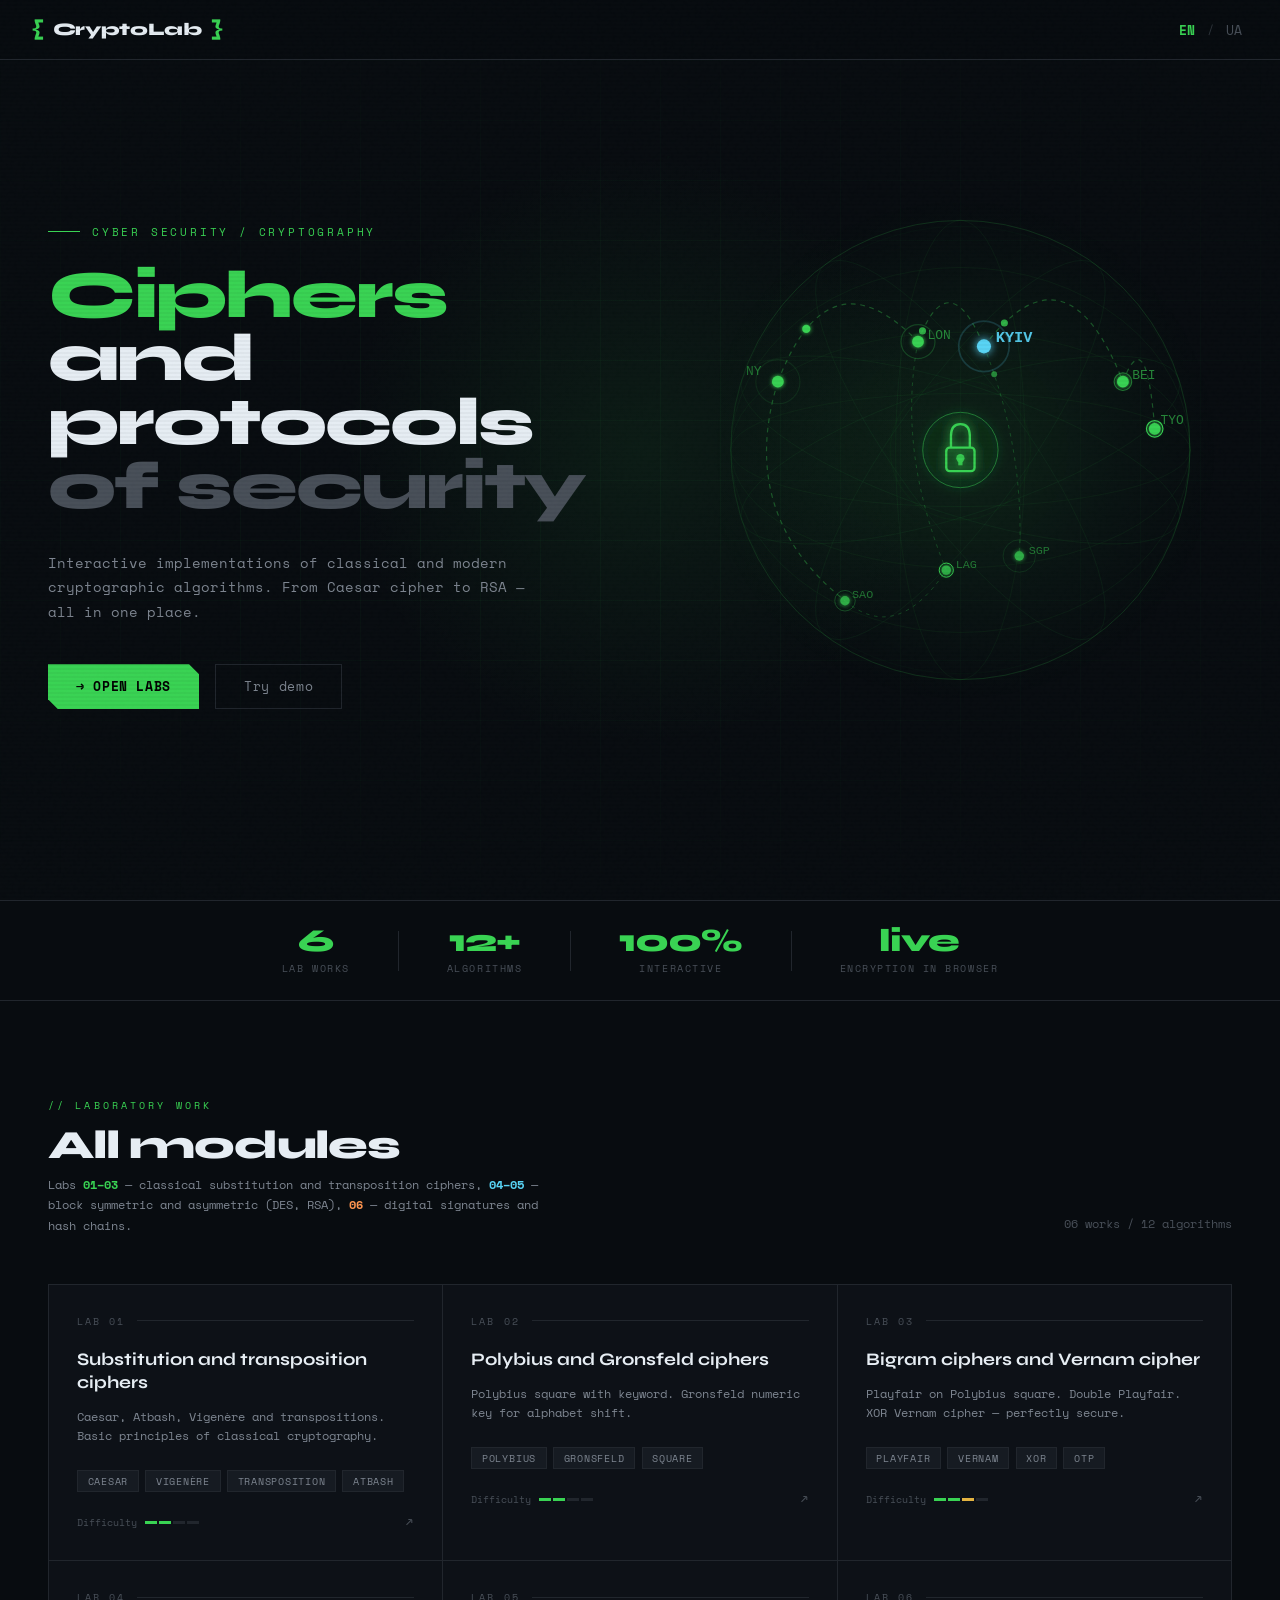
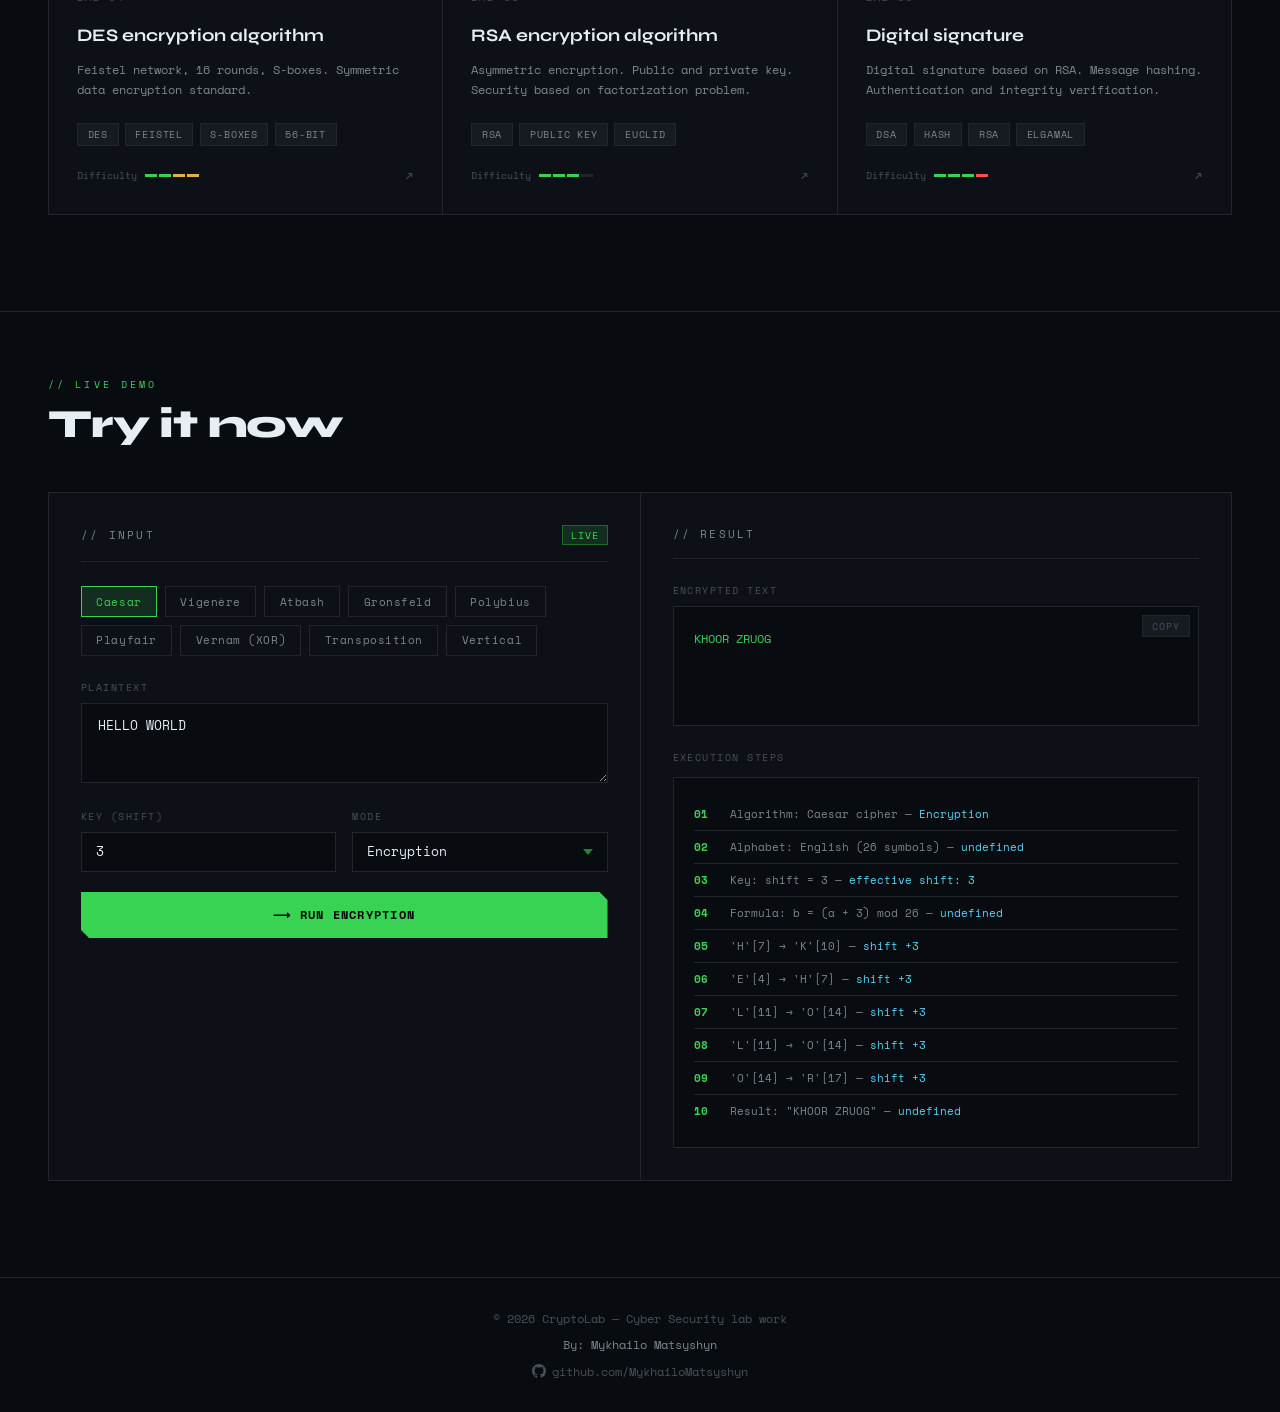
<file: index.html>
<!DOCTYPE html>
<html lang="en">
<head>
<meta charset="UTF-8">
<meta name="viewport" content="width=device-width, initial-scale=1.0">
<title>CryptoLab — Cyber Security Labs</title>
<link href="https://fonts.googleapis.com/css2?family=Space+Mono:ital,wght@0,400;0,700;1,400&family=Syne:wght@400;600;700;800&display=swap" rel="stylesheet">
<link rel="stylesheet" href="css/styles.css">
<style>
  :root {
    --bg: #080c10;
    --surface: #0d1117;
    --surface2: #161b22;
    --border: #21262d;
    --green: #39d353;
    --green-dim: #1a6b2a;
    --green-glow: rgba(57, 211, 83, 0.15);
    --cyan: #58d4f5;
    --cyan-dim: rgba(88, 212, 245, 0.12);
    --yellow: #e3b341;
    --red: #f85149;
    --text: #e6edf3;
    --text-muted: #7d8590;
    --text-dim: #484f58;
    --font-mono: 'Space Mono', monospace;
    --font-sans: 'Syne', sans-serif;
  }

  *, *::before, *::after { box-sizing: border-box; margin: 0; padding: 0; }

  html { scroll-behavior: smooth; }

  body {
    background: var(--bg);
    color: var(--text);
    font-family: var(--font-mono);
    overflow-x: hidden;
    cursor: default;
  }

  /* NOISE OVERLAY */
  body::before {
    content: '';
    position: fixed;
    inset: 0;
    background-image: url("data:image/svg+xml,%3Csvg viewBox='0 0 256 256' xmlns='http://www.w3.org/2000/svg'%3E%3Cfilter id='noise'%3E%3CfeTurbulence type='fractalNoise' baseFrequency='0.9' numOctaves='4' stitchTiles='stitch'/%3E%3C/filter%3E%3Crect width='100%25' height='100%25' filter='url(%23noise)' opacity='0.04'/%3E%3C/svg%3E");
    pointer-events: none;
    z-index: 9999;
    opacity: 0.4;
  }

  /* SCANLINES */
  body::after {
    content: '';
    position: fixed;
    inset: 0;
    background: repeating-linear-gradient(
      0deg,
      transparent,
      transparent 2px,
      rgba(0,0,0,0.03) 2px,
      rgba(0,0,0,0.03) 4px
    );
    pointer-events: none;
    z-index: 9998;
  }

  /* ============ HEADER ============ */
  header {
    position: fixed;
    top: 0; left: 0; right: 0;
    z-index: 100;
    padding: 0 2rem;
    height: 60px;
    display: flex;
    align-items: center;
    justify-content: space-between;
    background: rgba(8, 12, 16, 0.85);
    backdrop-filter: blur(12px);
    border-bottom: 1px solid var(--border);
  }

  .logo {
    font-family: var(--font-sans);
    font-weight: 800;
    font-size: 1.1rem;
    letter-spacing: -0.02em;
    display: flex;
    align-items: center;
    gap: 0.5rem;
  }

  .logo-bracket {
    color: var(--green);
    font-size: 1.3rem;
  }

  .logo-text { color: var(--text); }

  .header-status {
    display: flex;
    align-items: center;
    gap: 1.5rem;
    font-size: 0.7rem;
    color: var(--text-muted);
  }

  .status-dot {
    width: 6px; height: 6px;
    border-radius: 50%;
    background: var(--green);
    box-shadow: 0 0 8px var(--green);
    animation: pulse 2s infinite;
    display: inline-block;
    margin-right: 0.4rem;
  }

  @keyframes pulse {
    0%, 100% { opacity: 1; }
    50% { opacity: 0.3; }
  }

  /* ============ HERO ============ */
  .hero {
    min-height: 100vh;
    display: flex;
    flex-direction: column;
    justify-content: center;
    padding: 80px 3rem 3rem;
    position: relative;
    overflow: hidden;
  }

  .hero-grid {
    position: absolute;
    inset: 0;
    background-image:
      linear-gradient(rgba(57,211,83,0.04) 1px, transparent 1px),
      linear-gradient(90deg, rgba(57,211,83,0.04) 1px, transparent 1px);
    background-size: 60px 60px;
    mask-image: radial-gradient(ellipse 80% 60% at 50% 50%, black 30%, transparent 100%);
  }

  .hero-glow {
    position: absolute;
    width: 600px; height: 600px;
    border-radius: 50%;
    background: radial-gradient(circle, rgba(57,211,83,0.08) 0%, transparent 70%);
    top: 50%; left: 50%;
    transform: translate(-50%, -50%);
    pointer-events: none;
  }

  .hero-label {
    font-size: 0.7rem;
    color: var(--green);
    letter-spacing: 0.25em;
    text-transform: uppercase;
    margin-bottom: 1.5rem;
    display: flex;
    align-items: center;
    gap: 0.75rem;
    animation: fadeIn 0.6s ease both;
  }

  .hero-label::before {
    content: '';
    width: 2rem; height: 1px;
    background: var(--green);
  }

  .hero-title {
    font-family: var(--font-sans);
    font-size: clamp(3rem, 8vw, 6.5rem);
    font-weight: 800;
    line-height: 0.95;
    letter-spacing: -0.03em;
    max-width: 900px;
    animation: fadeUp 0.8s ease 0.1s both;
  }
  /* English title: smaller (looks oversized vs Ukrainian) */
  .lang-en .hero-title {
    font-size: clamp(2.2rem, 5.5vw, 4.2rem);
  }

  .hero-title .accent { color: var(--green); }

  .hero-title .dim {
    color: var(--text-dim);
    display: block;
  }

  .hero-sub {
    margin-top: 2rem;
    font-size: 0.85rem;
    color: var(--text-muted);
    line-height: 1.8;
    max-width: 480px;
    animation: fadeUp 0.8s ease 0.2s both;
  }

  .hero-actions {
    margin-top: 2.5rem;
    display: flex;
    gap: 1rem;
    animation: fadeUp 0.8s ease 0.3s both;
  }

  .btn-primary {
    padding: 0.75rem 1.75rem;
    background: var(--green);
    color: #000;
    font-family: var(--font-mono);
    font-size: 0.8rem;
    font-weight: 700;
    border: none;
    cursor: pointer;
    clip-path: polygon(0 0, calc(100% - 10px) 0, 100% 10px, 100% 100%, 10px 100%, 0 calc(100% - 10px));
    transition: all 0.2s;
    letter-spacing: 0.05em;
    text-transform: uppercase;
  }

  .btn-primary:hover {
    background: #5eff87;
    box-shadow: 0 0 30px rgba(57,211,83,0.4);
    transform: translateY(-1px);
  }

  .btn-secondary {
    padding: 0.75rem 1.75rem;
    background: transparent;
    color: var(--text-muted);
    font-family: var(--font-mono);
    font-size: 0.8rem;
    border: 1px solid var(--border);
    cursor: pointer;
    transition: all 0.2s;
    letter-spacing: 0.05em;
  }

  .btn-secondary:hover {
    border-color: var(--green-dim);
    color: var(--green);
  }

  /* TERMINAL PREVIEW */
  .terminal-preview {
    position: absolute;
    right: 3rem;
    top: 50%;
    transform: translateY(-50%);
    width: 380px;
    background: var(--surface);
    border: 1px solid var(--border);
    border-radius: 8px;
    overflow: hidden;
    box-shadow: 0 40px 80px rgba(0,0,0,0.6), 0 0 0 1px rgba(57,211,83,0.05);
    animation: fadeIn 1s ease 0.4s both;
  }

  .terminal-bar {
    padding: 0.6rem 1rem;
    background: var(--surface2);
    border-bottom: 1px solid var(--border);
    display: flex;
    align-items: center;
    gap: 0.5rem;
  }

  .dot { width: 10px; height: 10px; border-radius: 50%; }
  .dot-r { background: #ff5f57; }
  .dot-y { background: #febc2e; }
  .dot-g { background: #28c840; }

  .terminal-title {
    margin-left: 0.5rem;
    font-size: 0.7rem;
    color: var(--text-muted);
    letter-spacing: 0.05em;
  }

  .terminal-body {
    padding: 1.25rem;
    font-size: 0.72rem;
    line-height: 2;
  }

  .t-comment { color: var(--text-dim); }
  .t-cmd { color: var(--green); }
  .t-key { color: var(--cyan); }
  .t-val { color: var(--yellow); }
  .t-out { color: var(--text-muted); }
  .t-cursor {
    display: inline-block;
    width: 7px; height: 1em;
    background: var(--green);
    vertical-align: middle;
    animation: blink 1s step-end infinite;
  }

  @keyframes blink { 50% { opacity: 0; } }

  /* ============ LABS SECTION ============ */
  .section {
    padding: 6rem 3rem;
    max-width: 1300px;
    margin: 0 auto;
  }

  .section-header {
    margin-bottom: 3rem;
    display: flex;
    align-items: flex-end;
    justify-content: space-between;
    gap: 2rem;
    flex-wrap: wrap;
  }

  .section-tag {
    font-size: 0.65rem;
    color: var(--green);
    letter-spacing: 0.3em;
    text-transform: uppercase;
    margin-bottom: 0.75rem;
  }

  .section-title {
    font-family: var(--font-sans);
    font-size: 2.5rem;
    font-weight: 800;
    letter-spacing: -0.03em;
    line-height: 1;
  }

  .section-count {
    font-size: 0.75rem;
    color: var(--text-dim);
    padding-bottom: 0.25rem;
  }

  /* LABS GRID — базові стилі в styles.css, layout ізольовано в .labs-grid-root */

  .lab-card {
    background: var(--surface);
    padding: 1.75rem;
    cursor: pointer;
    position: relative;
    overflow: hidden;
    transition: background 0.2s;
    text-decoration: none;
    display: block;
  }

  .lab-card::before {
    content: '';
    position: absolute;
    inset: 0;
    background: var(--green-glow);
    opacity: 0;
    transition: opacity 0.3s;
  }

  .lab-card:hover { background: var(--surface2); }
  .lab-card:hover::before { opacity: 1; }

  .lab-card:hover .lab-arrow { transform: translate(3px, -3px); color: var(--green); }

  .lab-num {
    font-size: 0.65rem;
    color: var(--text-dim);
    letter-spacing: 0.2em;
    margin-bottom: 1.25rem;
    display: flex;
    align-items: center;
    gap: 0.75rem;
  }

  .lab-num::after {
    content: '';
    flex: 1;
    height: 1px;
    background: var(--border);
  }

  .lab-title {
    font-family: var(--font-sans);
    font-size: 1.1rem;
    font-weight: 700;
    margin-bottom: 0.75rem;
    line-height: 1.3;
    color: var(--text);
  }

  .lab-desc {
    font-size: 0.72rem;
    color: var(--text-muted);
    line-height: 1.7;
    margin-bottom: 1.5rem;
  }

  .lab-tags {
    display: flex;
    flex-wrap: wrap;
    gap: 0.4rem;
    margin-bottom: 1.25rem;
  }

  .tag {
    font-size: 0.6rem;
    padding: 0.2rem 0.6rem;
    background: var(--surface2);
    border: 1px solid var(--border);
    color: var(--text-muted);
    letter-spacing: 0.08em;
    text-transform: uppercase;
    transition: all 0.2s;
  }

  .lab-card:hover .tag {
    border-color: var(--green-dim);
    color: var(--green);
  }

  .lab-footer {
    display: flex;
    align-items: center;
    justify-content: space-between;
    margin-top: auto;
  }

  .lab-difficulty {
    font-size: 0.62rem;
    color: var(--text-dim);
    display: flex;
    align-items: center;
    gap: 0.5rem;
  }

  .diff-bars {
    display: flex;
    gap: 2px;
  }

  .diff-bar {
    width: 12px; height: 3px;
    background: var(--border);
    transition: background 0.2s;
  }

  .diff-bar.active { background: var(--green); }
  .diff-bar.medium { background: var(--yellow); }
  .diff-bar.hard { background: var(--red); }

  .lab-arrow {
    font-size: 0.85rem;
    color: var(--text-dim);
    transition: all 0.2s;
  }

  /* FEATURED LAB */
  .lab-card.featured {
    background: linear-gradient(135deg, var(--surface) 0%, rgba(57,211,83,0.05) 100%);
    border-left: 2px solid var(--green);
  }

  /* ============ DEMO SECTION ============ */
  .demo-section {
    padding: 4rem 3rem 6rem;
    border-top: 1px solid var(--border);
  }

  .demo-wrapper {
    max-width: 1300px;
    margin: 0 auto;
  }

  .demo-container {
    display: grid;
    grid-template-columns: 1fr 1fr;
    gap: 1px;
    background: var(--border);
    border: 1px solid var(--border);
    margin-top: 3rem;
  }

  .demo-panel {
    background: var(--surface);
    padding: 2rem;
  }

  .demo-panel-header {
    display: flex;
    align-items: center;
    justify-content: space-between;
    margin-bottom: 1.5rem;
    padding-bottom: 1rem;
    border-bottom: 1px solid var(--border);
  }

  .demo-panel-title {
    font-size: 0.7rem;
    color: var(--text-muted);
    letter-spacing: 0.2em;
    text-transform: uppercase;
  }

  .demo-badge {
    font-size: 0.6rem;
    padding: 0.15rem 0.5rem;
    background: var(--green-glow);
    border: 1px solid var(--green-dim);
    color: var(--green);
    letter-spacing: 0.1em;
  }

  .cipher-selector {
    display: flex;
    gap: 0.5rem;
    margin-bottom: 1.5rem;
    flex-wrap: wrap;
  }

  .cipher-btn {
    font-family: var(--font-mono);
    font-size: 0.68rem;
    padding: 0.4rem 0.9rem;
    background: transparent;
    border: 1px solid var(--border);
    color: var(--text-muted);
    cursor: pointer;
    transition: all 0.2s;
    letter-spacing: 0.05em;
  }

  .cipher-btn.active, .cipher-btn:hover {
    border-color: var(--green);
    color: var(--green);
    background: var(--green-glow);
  }

  .input-group { margin-bottom: 1.25rem; }

  .input-label {
    font-size: 0.62rem;
    color: var(--text-dim);
    letter-spacing: 0.15em;
    text-transform: uppercase;
    margin-bottom: 0.5rem;
    display: block;
  }

  .input-field {
    width: 100%;
    background: var(--bg);
    border: 1px solid var(--border);
    color: var(--text);
    font-family: var(--font-mono);
    font-size: 0.8rem;
    padding: 0.75rem 1rem;
    outline: none;
    transition: border-color 0.2s;
    resize: vertical;
    min-height: 80px;
  }

  .input-field:focus { border-color: var(--green-dim); }

  .input-row {
    display: grid;
    grid-template-columns: 1fr 1fr;
    gap: 1rem;
  }

  .input-field-sm {
    width: 100%;
    background: var(--bg);
    border: 1px solid var(--border);
    color: var(--text);
    font-family: var(--font-mono);
    font-size: 0.8rem;
    padding: 0.6rem 0.85rem;
    outline: none;
    transition: border-color 0.2s;
  }

  .input-field-sm:focus { border-color: var(--green-dim); }

  .encrypt-btn {
    width: 100%;
    padding: 0.85rem;
    background: var(--green);
    color: #000;
    font-family: var(--font-mono);
    font-size: 0.78rem;
    font-weight: 700;
    border: none;
    cursor: pointer;
    letter-spacing: 0.1em;
    text-transform: uppercase;
    transition: all 0.2s;
    clip-path: polygon(0 0, calc(100% - 8px) 0, 100% 8px, 100% 100%, 8px 100%, 0 calc(100% - 8px));
  }

  .encrypt-btn:hover {
    background: #5eff87;
    box-shadow: 0 0 25px rgba(57,211,83,0.35);
  }

  /* OUTPUT PANEL */
  .output-area {
    background: var(--bg);
    border: 1px solid var(--border);
    padding: 1.25rem;
    font-size: 0.78rem;
    line-height: 1.9;
    min-height: 120px;
    color: var(--green);
    word-break: break-all;
    position: relative;
    margin-bottom: 1.5rem;
  }

  .output-placeholder {
    color: var(--text-dim);
    font-style: italic;
  }

  .steps-area {
    background: var(--bg);
    border: 1px solid var(--border);
    padding: 1.25rem;
  }

  .step-item {
    display: flex;
    gap: 1rem;
    font-size: 0.68rem;
    padding: 0.5rem 0;
    border-bottom: 1px solid var(--border);
    color: var(--text-muted);
    align-items: flex-start;
  }

  .step-item:last-child { border-bottom: none; }

  .step-num {
    color: var(--green);
    min-width: 20px;
    font-weight: 700;
  }

  .step-detail { color: var(--cyan); }

  /* COPY BTN */
  .copy-btn {
    position: absolute;
    top: 0.5rem; right: 0.5rem;
    font-size: 0.6rem;
    padding: 0.2rem 0.6rem;
    background: var(--surface2);
    border: 1px solid var(--border);
    color: var(--text-dim);
    cursor: pointer;
    font-family: var(--font-mono);
    letter-spacing: 0.08em;
    transition: all 0.2s;
  }

  .copy-btn:hover { color: var(--green); border-color: var(--green-dim); }

  /* ============ STATS BAR ============ */
  .stats-bar {
    border-top: 1px solid var(--border);
    border-bottom: 1px solid var(--border);
    padding: 1.5rem 3rem;
    display: flex;
    gap: 3rem;
    align-items: center;
    flex-wrap: wrap;
  }

  .stat-item { display: flex; flex-direction: column; gap: 0.2rem; align-items: center; text-align: center; }

  .stat-val {
    font-family: var(--font-sans);
    font-size: 2rem;
    font-weight: 800;
    color: var(--green);
    line-height: 1;
    letter-spacing: -0.03em;
  }

  .stat-label {
    font-size: 0.65rem;
    color: var(--text-dim);
    letter-spacing: 0.15em;
    text-transform: uppercase;
  }

  .stat-divider {
    width: 1px;
    height: 40px;
    background: var(--border);
  }

  /* ============ FOOTER ============ */
  footer {
    padding: 2rem 3rem;
    border-top: 1px solid var(--border);
    display: flex;
    align-items: center;
    justify-content: space-between;
    font-size: 0.68rem;
    color: var(--text-dim);
    flex-wrap: wrap;
    gap: 1rem;
  }

  .footer-links { display: flex; gap: 1.5rem; }
  .footer-link { color: var(--text-dim); text-decoration: none; transition: color 0.2s; }
  .footer-link:hover { color: var(--green); }

  /* Language switcher */
  .lang-switcher { display: flex; align-items: center; gap: 0.35rem; font-size: 0.75rem; }
  .lang-btn { background: none; border: none; color: var(--text-dim); cursor: pointer; font-family: var(--font-mono); padding: 0.2rem 0.4rem; transition: color 0.2s; }
  .lang-btn:hover { color: var(--text); }
  .lang-btn.active { color: var(--green); font-weight: 700; }
  .lang-sep { color: var(--text-dim); opacity: 0.6; }

  /* ============ ANIMATIONS ============ */
  @keyframes fadeIn { from { opacity: 0; } to { opacity: 1; } }

  @keyframes fadeUp {
    from { opacity: 0; transform: translateY(20px); }
    to { opacity: 1; transform: translateY(0); }
  }

  .lab-card {
    animation: fadeUp 0.5s ease both;
  }

  .lab-card:nth-child(1) { animation-delay: 0.05s; }
  .lab-card:nth-child(2) { animation-delay: 0.1s; }
  .lab-card:nth-child(3) { animation-delay: 0.15s; }
  .lab-card:nth-child(4) { animation-delay: 0.2s; }
  .lab-card:nth-child(5) { animation-delay: 0.25s; }
  .lab-card:nth-child(6) { animation-delay: 0.3s; }

  /* ── Hero content constraint (left side) ─── */
  .hero-content {
    position: relative;
    z-index: 2;
    max-width: 52%;
  }

  /* ── Bare globe SVG ─────────────────────── */
  .hero-globe {
    position: absolute;
    right: 2vw; top: 50%;
    transform: translateY(-50%);
    width: 46vw;
    max-width: 688px;
    min-width: 384px;
    pointer-events: none;
    animation: fadeIn 1.2s ease 0.3s both;
    /* fade left edge so it blends into the hero */
    mask-image: linear-gradient(to right, transparent 0%, black 18%, black 100%);
    -webkit-mask-image: linear-gradient(to right, transparent 0%, black 18%, black 100%);
  }

  /* Threat status chip */
  .gw-fval      { color: var(--green); }
  .gw-fval-warn { color: var(--red); }

  /* RESPONSIVE */
  @media (max-width: 900px) {
    .hero-content { max-width: 100%; }
    .hero-globe { display: none; }
    .demo-container { grid-template-columns: 1fr; }
    .hero { padding: 100px 1.5rem 3rem; }
    .section { padding: 4rem 1.5rem; }
    .stats-bar { padding: 1.5rem; gap: 1.5rem; }
  }
</style>
</head>
<body>

<!-- HEADER -->
<header>
  <div class="logo">
    <span class="logo-bracket">{</span>
    <span class="logo-text">CryptoLab</span>
    <span class="logo-bracket">}</span>
  </div>
  <div class="lang-switcher">
    <button class="lang-btn active" data-lang="en" aria-label="English">EN</button>
    <span class="lang-sep">/</span>
    <button class="lang-btn" data-lang="uk" aria-label="Українська">UA</button>
  </div>
</header>

<!-- HERO -->
<section class="hero">
  <div class="hero-grid"></div>
  <div class="hero-glow"></div>

  <div class="hero-content">
    <div class="hero-label" data-i18n="heroLabel">Cyber Security / Cryptography</div>

    <h1 class="hero-title">
      <span class="accent" data-i18n="heroTitle1">Ciphers</span><br>
      <span data-i18n="heroTitle2">and protocols</span><br>
      <span class="dim" data-i18n="heroTitle3">of security</span>
    </h1>

    <p class="hero-sub" data-i18n="heroSub">Interactive implementations of classical and modern cryptographic algorithms. From Caesar cipher to RSA — all in one place.</p>

    <div class="hero-actions">
      <button class="btn-primary" onclick="document.querySelector('.section').scrollIntoView({behavior:'smooth'})" data-i18n="openLabs">→ Open labs</button>
      <button class="btn-secondary" onclick="document.querySelector('.demo-section').scrollIntoView({behavior:'smooth'})" data-i18n="tryDemo">Try demo</button>
    </div>
  </div>

  <!-- BARE GLOBE SVG — no frame, fullsize right -->
  <svg class="hero-globe" viewBox="0 0 500 500" xmlns="http://www.w3.org/2000/svg">
    <defs>
      <radialGradient id="glowGrad" cx="50%" cy="50%" r="50%">
        <stop offset="0%"   stop-color="#39d353" stop-opacity="0.12"/>
        <stop offset="60%"  stop-color="#39d353" stop-opacity="0.04"/>
        <stop offset="100%" stop-color="#39d353" stop-opacity="0"/>
      </radialGradient>
      <radialGradient id="coreGlow" cx="50%" cy="50%" r="50%">
        <stop offset="0%"   stop-color="#39d353" stop-opacity="0.25"/>
        <stop offset="100%" stop-color="#39d353" stop-opacity="0"/>
      </radialGradient>
      <filter id="nglow" x="-80%" y="-80%" width="260%" height="260%">
        <feGaussianBlur stdDeviation="4" result="b"/>
        <feMerge><feMergeNode in="b"/><feMergeNode in="SourceGraphic"/></feMerge>
      </filter>
      <filter id="nglow-sm" x="-60%" y="-60%" width="220%" height="220%">
        <feGaussianBlur stdDeviation="2" result="b"/>
        <feMerge><feMergeNode in="b"/><feMergeNode in="SourceGraphic"/></feMerge>
      </filter>
    </defs>

    <!-- Ambient fill glow -->
    <ellipse cx="250" cy="250" rx="220" ry="215" fill="url(#glowGrad)"/>

    <!-- Globe outline -->
    <circle cx="250" cy="250" r="195" fill="none" stroke="#39d353" stroke-width="0.7" opacity="0.2"/>

    <!-- Latitude rings -->
    <ellipse cx="250" cy="250" rx="195" ry="48"  fill="none" stroke="#39d353" stroke-width="0.4" opacity="0.12"/>
    <ellipse cx="250" cy="250" rx="195" ry="100" fill="none" stroke="#39d353" stroke-width="0.4" opacity="0.12"/>
    <ellipse cx="250" cy="250" rx="195" ry="155" fill="none" stroke="#39d353" stroke-width="0.4" opacity="0.12"/>
    <ellipse cx="250" cy="250" rx="195" ry="190" fill="none" stroke="#39d353" stroke-width="0.3" opacity="0.08"/>

    <!-- Longitude lines -->
    <ellipse cx="250" cy="250" rx="55"  ry="195" fill="none" stroke="#39d353" stroke-width="0.4" opacity="0.12" transform="rotate(0   250 250)"/>
    <ellipse cx="250" cy="250" rx="55"  ry="195" fill="none" stroke="#39d353" stroke-width="0.4" opacity="0.12" transform="rotate(36  250 250)"/>
    <ellipse cx="250" cy="250" rx="55"  ry="195" fill="none" stroke="#39d353" stroke-width="0.4" opacity="0.12" transform="rotate(72  250 250)"/>
    <ellipse cx="250" cy="250" rx="55"  ry="195" fill="none" stroke="#39d353" stroke-width="0.4" opacity="0.12" transform="rotate(108 250 250)"/>
    <ellipse cx="250" cy="250" rx="55"  ry="195" fill="none" stroke="#39d353" stroke-width="0.4" opacity="0.12" transform="rotate(144 250 250)"/>

    <!-- Connection arcs -->
    <path id="p1" d="M95,192 Q138,80  214,158"   fill="none" stroke="#39d353" stroke-width="1"   stroke-dasharray="4,4" opacity="0.35"/>
    <path id="p2" d="M214,158 Q240,90  270,162"  fill="none" stroke="#39d353" stroke-width="1"   stroke-dasharray="4,4" opacity="0.35"/>
    <path id="p3" d="M270,162 Q340,70  388,192"  fill="none" stroke="#39d353" stroke-width="1"   stroke-dasharray="4,4" opacity="0.35"/>
    <path id="p4" d="M388,192 Q408,140 415,232"  fill="none" stroke="#39d353" stroke-width="1"   stroke-dasharray="4,4" opacity="0.35"/>
    <path id="p5" d="M95,192  Q60,305  152,378"  fill="none" stroke="#39d353" stroke-width="1"   stroke-dasharray="4,4" opacity="0.35"/>
    <path id="p6" d="M214,158 Q196,250 238,352"  fill="none" stroke="#39d353" stroke-width="0.8" stroke-dasharray="3,4" opacity="0.28"/>
    <path id="p7" d="M152,378 Q196,415 238,352"  fill="none" stroke="#39d353" stroke-width="0.8" stroke-dasharray="3,4" opacity="0.28"/>
    <path id="p8" d="M270,162 Q305,250 300,340"  fill="none" stroke="#39d353" stroke-width="0.8" stroke-dasharray="3,4" opacity="0.28"/>

    <!-- Threat arc (periodic) -->
    <path id="pthreat" d="M415,232 Q340,30 214,158" fill="none" stroke="#f85149" stroke-width="1.5" stroke-dasharray="6,4" opacity="0">
      <animate attributeName="opacity" values="0;0;0;0;0.8;0.8;0.6;0.2;0;0;0;0" dur="16s" repeatCount="indefinite" begin="6s"/>
    </path>

    <!-- Data packets -->
    <circle r="3.5" fill="#39d353" filter="url(#nglow-sm)">
      <animateMotion dur="5s"   repeatCount="indefinite"><mpath href="#p1"/></animateMotion>
    </circle>
    <circle r="3"   fill="#39d353" opacity="0.8">
      <animateMotion dur="3.5s" repeatCount="indefinite" begin="1.2s"><mpath href="#p2"/></animateMotion>
    </circle>
    <circle r="3"   fill="#39d353" opacity="0.8">
      <animateMotion dur="6.2s" repeatCount="indefinite" begin="0.6s"><mpath href="#p3"/></animateMotion>
    </circle>
    <circle r="3"   fill="#39d353" opacity="0.8">
      <animateMotion dur="4s"   repeatCount="indefinite" begin="2.5s"><mpath href="#p4"/></animateMotion>
    </circle>
    <circle r="3"   fill="#39d353" opacity="0.7">
      <animateMotion dur="7s"   repeatCount="indefinite" begin="1.8s"><mpath href="#p5"/></animateMotion>
    </circle>
    <circle r="2.5" fill="#39d353" opacity="0.6">
      <animateMotion dur="5.5s" repeatCount="indefinite" begin="3.2s"><mpath href="#p6"/></animateMotion>
    </circle>
    <circle r="2.5" fill="#39d353" opacity="0.6">
      <animateMotion dur="4.8s" repeatCount="indefinite" begin="0.9s"><mpath href="#p8"/></animateMotion>
    </circle>
    <!-- Threat packet -->
    <circle r="3" fill="#f85149" opacity="0">
      <animateMotion dur="2.2s" repeatCount="indefinite"><mpath href="#pthreat"/></animateMotion>
      <animate attributeName="opacity" values="0;0;0;0;0.95;0.95;0.95;0;0;0;0;0" dur="16s" repeatCount="indefinite" begin="6s"/>
    </circle>

    <!-- Central lock -->
    <g transform="translate(250,250)" filter="url(#nglow)">
      <circle cx="0" cy="0" r="32"  fill="rgba(57,211,83,0.06)" stroke="#39d353" stroke-width="0.8" opacity="0.5"/>
      <circle cx="0" cy="0" r="44"  fill="none" stroke="#39d353" stroke-width="0.6">
        <animate attributeName="r"       values="38;56;38" dur="3.2s" repeatCount="indefinite"/>
        <animate attributeName="opacity" values="0.3;0;0.3" dur="3.2s" repeatCount="indefinite"/>
      </circle>
      <circle cx="0" cy="0" r="60"  fill="none" stroke="#39d353" stroke-width="0.3">
        <animate attributeName="r"       values="55;75;55" dur="5s" repeatCount="indefinite" begin="1s"/>
        <animate attributeName="opacity" values="0.15;0;0.15" dur="5s" repeatCount="indefinite" begin="1s"/>
      </circle>
      <!-- Lock body -->
      <rect x="-12" y="-2" width="24" height="20" rx="3" fill="none" stroke="#39d353" stroke-width="2"/>
      <!-- Shackle -->
      <path d="M-8,-2 L-8,-12 Q-8,-22 0,-22 Q8,-22 8,-12 L8,-2" fill="none" stroke="#39d353" stroke-width="2"/>
      <!-- Keyhole -->
      <circle cx="0" cy="7" r="3.5" fill="#39d353" opacity="0.9"/>
      <rect x="-1.8" y="7" width="3.6" height="6" fill="#39d353" opacity="0.9"/>
    </g>

    <!-- City nodes -->
    <!-- New York -->
    <circle cx="95"  cy="192" r="5"   fill="#39d353" filter="url(#nglow-sm)"/>
    <circle cx="95"  cy="192" r="7"   fill="none" stroke="#39d353" stroke-width="1">
      <animate attributeName="r"       values="7;22;7"   dur="4s"   repeatCount="indefinite" begin="0s"/>
      <animate attributeName="opacity" values="0.5;0;0.5" dur="4s"   repeatCount="indefinite" begin="0s"/>
    </circle>
    <text x="68"  y="186" font-size="11" fill="#39d353" opacity="0.6" font-family="monospace">NY</text>

    <!-- London -->
    <circle cx="214" cy="158" r="5"   fill="#39d353" filter="url(#nglow-sm)"/>
    <circle cx="214" cy="158" r="7"   fill="none" stroke="#39d353" stroke-width="1">
      <animate attributeName="r"       values="7;22;7"   dur="3.5s" repeatCount="indefinite" begin="0.7s"/>
      <animate attributeName="opacity" values="0.5;0;0.5" dur="3.5s" repeatCount="indefinite" begin="0.7s"/>
    </circle>
    <text x="222" y="156" font-size="11" fill="#39d353" opacity="0.6" font-family="monospace">LON</text>

    <!-- Kyiv — highlighted -->
    <circle cx="270" cy="162" r="6"   fill="#58d4f5" filter="url(#nglow)"/>
    <circle cx="270" cy="162" r="8"   fill="none" stroke="#58d4f5" stroke-width="1.5">
      <animate attributeName="r"       values="8;26;8"   dur="2.5s" repeatCount="indefinite"/>
      <animate attributeName="opacity" values="0.7;0;0.7" dur="2.5s" repeatCount="indefinite"/>
    </circle>
    <text x="280" y="158" font-size="13" fill="#58d4f5" opacity="0.95" font-family="monospace" font-weight="bold">KYIV</text>

    <!-- Beijing -->
    <circle cx="388" cy="192" r="5"   fill="#39d353" filter="url(#nglow-sm)"/>
    <circle cx="388" cy="192" r="7"   fill="none" stroke="#39d353" stroke-width="1">
      <animate attributeName="r"       values="7;22;7"   dur="4.5s" repeatCount="indefinite" begin="1.5s"/>
      <animate attributeName="opacity" values="0.5;0;0.5" dur="4.5s" repeatCount="indefinite" begin="1.5s"/>
    </circle>
    <text x="396" y="190" font-size="11" fill="#39d353" opacity="0.6" font-family="monospace">BEI</text>

    <!-- Tokyo (threat) -->
    <circle cx="415" cy="232" r="5"   fill="#39d353" filter="url(#nglow-sm)">
      <animate attributeName="fill" values="#39d353;#39d353;#39d353;#39d353;#f85149;#f85149;#f85149;#39d353;#39d353;#39d353;#39d353;#39d353" dur="16s" repeatCount="indefinite" begin="6s"/>
    </circle>
    <circle cx="415" cy="232" r="7"   fill="none" stroke="#39d353" stroke-width="1">
      <animate attributeName="r"       values="7;22;7"   dur="3.8s" repeatCount="indefinite" begin="2s"/>
      <animate attributeName="opacity" values="0.5;0;0.5" dur="3.8s" repeatCount="indefinite" begin="2s"/>
    </circle>
    <text x="420" y="228" font-size="11" fill="#39d353" opacity="0.6" font-family="monospace">TYO</text>

    <!-- São Paulo -->
    <circle cx="152" cy="378" r="4"   fill="#39d353" filter="url(#nglow-sm)" opacity="0.8"/>
    <circle cx="152" cy="378" r="6"   fill="none" stroke="#39d353" stroke-width="0.8">
      <animate attributeName="r"       values="6;18;6"   dur="5s"   repeatCount="indefinite" begin="1s"/>
      <animate attributeName="opacity" values="0.4;0;0.4" dur="5s"   repeatCount="indefinite" begin="1s"/>
    </circle>
    <text x="158" y="376" font-size="10" fill="#39d353" opacity="0.5" font-family="monospace">SAO</text>

    <!-- Lagos -->
    <circle cx="238" cy="352" r="4"   fill="#39d353" filter="url(#nglow-sm)" opacity="0.8"/>
    <circle cx="238" cy="352" r="6"   fill="none" stroke="#39d353" stroke-width="0.8">
      <animate attributeName="r"       values="6;18;6"   dur="4.2s" repeatCount="indefinite" begin="2.8s"/>
      <animate attributeName="opacity" values="0.4;0;0.4" dur="4.2s" repeatCount="indefinite" begin="2.8s"/>
    </circle>
    <text x="246" y="350" font-size="10" fill="#39d353" opacity="0.5" font-family="monospace">LAG</text>

    <!-- Singapore -->
    <circle cx="300" cy="340" r="4"   fill="#39d353" filter="url(#nglow-sm)" opacity="0.8"/>
    <circle cx="300" cy="340" r="6"   fill="none" stroke="#39d353" stroke-width="0.8">
      <animate attributeName="r"       values="6;18;6"   dur="3.6s" repeatCount="indefinite" begin="0.4s"/>
      <animate attributeName="opacity" values="0.4;0;0.4" dur="3.6s" repeatCount="indefinite" begin="0.4s"/>
    </circle>
    <text x="308" y="338" font-size="10" fill="#39d353" opacity="0.5" font-family="monospace">SGP</text>
  </svg>
</section>

<!-- STATS -->
<div class="stats-bar" style="justify-content:center;">
  <div class="stat-item">
    <span class="stat-val">6</span>
    <span class="stat-label" data-i18n="statLabs">Lab works</span>
  </div>
  <div class="stat-divider"></div>
  <div class="stat-item">
    <span class="stat-val">12+</span>
    <span class="stat-label" data-i18n="statAlgos">Algorithms</span>
  </div>
  <div class="stat-divider"></div>
  <div class="stat-item">
    <span class="stat-val">100%</span>
    <span class="stat-label" data-i18n="statInteractive">Interactive</span>
  </div>
  <div class="stat-divider"></div>
  <div class="stat-item">
    <span class="stat-val">live</span>
    <span class="stat-label" data-i18n="statBrowser">Encryption in browser</span>
  </div>
</div>

<!-- LABS -->
<section class="section">
  <div class="section-header">
    <div>
      <div class="section-tag" data-i18n="labsTag">// laboratory work</div>
      <h2 class="section-title" data-i18n="labsTitle">All modules</h2>
      <p class="labs-desc-p" style="font-size:0.75rem;color:var(--text-muted);margin-top:0.6rem;max-width:520px;line-height:1.7" data-i18n-html="labsDescHtml"></p>
    </div>
    <span class="section-count" data-i18n="labsCount">06 works / 12 algorithms</span>
  </div>

  <div class="labs-grid-root">
  <div class="labs-grid">

    <a href="labs/lab01.html" class="lab-card">
      <div class="lab-num" data-i18n="labNum01">LAB 01</div>
      <div class="lab-title" data-i18n="lab01Title">Substitution and transposition ciphers</div>
      <div class="lab-desc" data-i18n="lab01Desc">Caesar, Atbash, Vigenère and transpositions. Basic principles of classical cryptography.</div>
      <div class="lab-tags">
        <span class="tag" data-i18n="lab01Tag1">Caesar</span>
        <span class="tag" data-i18n="lab01Tag2">Vigenère</span>
        <span class="tag" data-i18n="lab01Tag3">Transposition</span>
        <span class="tag" data-i18n="lab01Tag4">Atbash</span>
      </div>
        <div class="lab-footer">
        <div class="lab-difficulty">
          <span data-i18n="difficulty">Difficulty</span>
          <div class="diff-bars">
            <div class="diff-bar active"></div>
            <div class="diff-bar active"></div>
            <div class="diff-bar"></div>
            <div class="diff-bar"></div>
          </div>
        </div>
        <span class="lab-arrow">↗</span>
      </div>
    </a>

    <a href="labs/lab02.html" class="lab-card">
      <div class="lab-num" data-i18n="labNum02">LAB 02</div>
      <div class="lab-title" data-i18n="lab02Title">Polybius and Gronsfeld ciphers</div>
      <div class="lab-desc" data-i18n="lab02Desc">Polybius square with keyword. Gronsfeld numeric key for alphabet shift.</div>
      <div class="lab-tags">
        <span class="tag" data-i18n="lab02Tag1">Polybius</span>
        <span class="tag" data-i18n="lab02Tag2">Gronsfeld</span>
        <span class="tag" data-i18n="lab02Tag3">Square</span>
      </div>
        <div class="lab-footer">
        <div class="lab-difficulty">
          <span data-i18n="difficulty">Difficulty</span>
          <div class="diff-bars">
            <div class="diff-bar active"></div>
            <div class="diff-bar active"></div>
            <div class="diff-bar"></div>
            <div class="diff-bar"></div>
          </div>
        </div>
        <span class="lab-arrow">↗</span>
      </div>
    </a>

    <a href="labs/lab03.html" class="lab-card">
      <div class="lab-num" data-i18n="labNum03">LAB 03</div>
      <div class="lab-title" data-i18n="lab03Title">Bigram ciphers and Vernam cipher</div>
      <div class="lab-desc" data-i18n="lab03Desc">Playfair on Polybius square. Double Playfair. XOR Vernam cipher — perfectly secure.</div>
      <div class="lab-tags">
        <span class="tag" data-i18n="lab03Tag1">Playfair</span>
        <span class="tag" data-i18n="lab03Tag2">Vernam</span>
        <span class="tag" data-i18n="lab03Tag3">XOR</span>
        <span class="tag" data-i18n="lab03Tag4">OTP</span>
      </div>
        <div class="lab-footer">
        <div class="lab-difficulty">
          <span data-i18n="difficulty">Difficulty</span>
          <div class="diff-bars">
            <div class="diff-bar active"></div>
            <div class="diff-bar active"></div>
            <div class="diff-bar medium"></div>
            <div class="diff-bar"></div>
          </div>
        </div>
        <span class="lab-arrow">↗</span>
      </div>
    </a>

    <a href="labs/lab04.html" class="lab-card">
      <div class="lab-num" data-i18n="labNum04">LAB 04</div>
      <div class="lab-title" data-i18n="lab04Title">DES encryption algorithm</div>
      <div class="lab-desc" data-i18n="lab04Desc">Feistel network, 16 rounds, S-boxes. Symmetric data encryption standard.</div>
      <div class="lab-tags">
        <span class="tag" data-i18n="lab04Tag1">DES</span>
        <span class="tag" data-i18n="lab04Tag2">Feistel</span>
        <span class="tag" data-i18n="lab04Tag3">S-boxes</span>
        <span class="tag" data-i18n="lab04Tag4">56-bit</span>
      </div>
        <div class="lab-footer">
        <div class="lab-difficulty">
          <span data-i18n="difficulty">Difficulty</span>
          <div class="diff-bars">
            <div class="diff-bar active"></div>
            <div class="diff-bar active"></div>
            <div class="diff-bar medium"></div>
            <div class="diff-bar medium"></div>
          </div>
        </div>
        <span class="lab-arrow">↗</span>
      </div>
    </a>

    <a href="labs/lab05.html" class="lab-card">
      <div class="lab-num" data-i18n="labNum05">LAB 05</div>
      <div class="lab-title" data-i18n="lab05Title">RSA encryption algorithm</div>
      <div class="lab-desc" data-i18n="lab05Desc">Asymmetric encryption. Public and private key. Security based on factorization problem.</div>
      <div class="lab-tags">
        <span class="tag" data-i18n="lab05Tag1">RSA</span>
        <span class="tag" data-i18n="lab05Tag2">Public key</span>
        <span class="tag" data-i18n="lab05Tag3">Euclid</span>
      </div>
        <div class="lab-footer">
        <div class="lab-difficulty">
          <span data-i18n="difficulty">Difficulty</span>
          <div class="diff-bars">
            <div class="diff-bar active"></div>
            <div class="diff-bar active"></div>
            <div class="diff-bar active"></div>
            <div class="diff-bar"></div>
          </div>
        </div>
        <span class="lab-arrow">↗</span>
      </div>
    </a>

    <a href="labs/lab06.html" class="lab-card">
      <div class="lab-num" data-i18n="labNum06">LAB 06</div>
      <div class="lab-title" data-i18n="lab06Title">Digital signature</div>
      <div class="lab-desc" data-i18n="lab06Desc">Digital signature based on RSA. Message hashing. Authentication and integrity verification.</div>
      <div class="lab-tags">
        <span class="tag" data-i18n="lab06Tag1">DSA</span>
        <span class="tag" data-i18n="lab06Tag2">Hash</span>
        <span class="tag" data-i18n="lab06Tag3">RSA</span>
        <span class="tag" data-i18n="lab06Tag4">ElGamal</span>
      </div>
        <div class="lab-footer">
        <div class="lab-difficulty">
          <span data-i18n="difficulty">Difficulty</span>
          <div class="diff-bars">
            <div class="diff-bar active"></div>
            <div class="diff-bar active"></div>
            <div class="diff-bar active"></div>
            <div class="diff-bar hard"></div>
          </div>
        </div>
        <span class="lab-arrow">↗</span>
      </div>
    </a>

  </div>
  </div>
</section>

<!-- DEMO SECTION -->
<div class="demo-section">
  <div class="demo-wrapper">
    <div class="section-tag" data-i18n="demoTag">// live demo</div>
    <h2 class="section-title" style="font-family:var(--font-sans);font-size:2.5rem;font-weight:800;letter-spacing:-0.03em;margin-top:0.5rem;" data-i18n="demoTry">Try it now</h2>

    <div class="demo-container">
      <!-- INPUT PANEL -->
      <div class="demo-panel">
        <div class="demo-panel-header">
          <span class="demo-panel-title" data-i18n="inputTag">// input</span>
          <span class="demo-badge">LIVE</span>
        </div>

        <div class="cipher-selector">
          <button class="cipher-btn active" onclick="selectCipher(this,'caesar')">Caesar</button>
          <button class="cipher-btn" onclick="selectCipher(this,'vigenere')">Vigenère</button>
          <button class="cipher-btn" onclick="selectCipher(this,'atbash')">Atbash</button>
          <button class="cipher-btn" onclick="selectCipher(this,'gronsfeld')">Gronsfeld</button>
          <button class="cipher-btn" onclick="selectCipher(this,'polybius')">Polybius</button>
          <button class="cipher-btn" onclick="selectCipher(this,'playfair')">Playfair</button>
          <button class="cipher-btn" onclick="selectCipher(this,'vernam')">Vernam (XOR)</button>
          <button class="cipher-btn" onclick="selectCipher(this,'simple-transp')">Transposition</button>
          <button class="cipher-btn" onclick="selectCipher(this,'vertical-transp')">Vertical</button>
        </div>

        <div class="input-group">
          <label class="input-label" data-i18n="plaintext">Plaintext</label>
          <textarea class="input-field" id="plaintext" data-i18n-placeholder="placeholderMsg">HELLO WORLD</textarea>
        </div>

        <div class="input-row">
          <div class="input-group">
            <label class="input-label" id="key-label" data-i18n="keyShift">Key (shift)</label>
            <input class="input-field-sm" id="key-input" value="3" placeholder="Key...">
          </div>
          <div class="input-group">
            <label class="input-label" data-i18n="mode">Mode</label>
            <select class="input-field-sm" id="mode-select" style="cursor:pointer;">
              <option value="enc" data-i18n-opt="encrypt">Encryption</option>
              <option value="dec" data-i18n-opt="decrypt">Decryption</option>
            </select>
          </div>
        </div>

        <button class="encrypt-btn" onclick="runCipher()" data-i18n="runCipher">⟶ Run encryption</button>
      </div>

      <!-- OUTPUT PANEL -->
      <div class="demo-panel">
        <div class="demo-panel-header">
          <span class="demo-panel-title" data-i18n="resultTag">// result</span>
        </div>

        <label class="input-label" data-i18n="ciphertext">Encrypted text</label>
        <div class="output-area" id="output">
          <span class="output-placeholder" data-i18n="placeholderResult">Result will appear here...</span>
          <button class="copy-btn" onclick="copyOutput()">COPY</button>
        </div>

        <label class="input-label" style="margin-bottom:0.75rem;display:block;" data-i18n="stepsLabel">Execution steps</label>
        <div class="steps-area" id="steps">
          <div class="step-item">
            <span class="step-num">—</span>
            <span data-i18n="stepHint">Select algorithm and click "Run"</span>
          </div>
        </div>
      </div>

    </div>
  </div>
</div>

<!-- FOOTER -->
<footer style="flex-direction:column;align-items:center;gap:0.6rem;text-align:center;">
  <span style="font-size:0.75rem;" data-i18n="footerText">© 2026 CryptoLab — Cyber Security lab work</span>
  <span style="font-size:0.72rem;color:var(--text-muted);" data-i18n="author">By: Mykhailo Matsyshyn</span>
  <a href="https://github.com/MykhailoMatsyshyn" target="_blank" class="footer-link" style="font-size:0.72rem;display:flex;align-items:center;gap:0.4rem;">
    <svg width="14" height="14" viewBox="0 0 24 24" fill="currentColor"><path d="M12 0C5.37 0 0 5.37 0 12c0 5.31 3.435 9.795 8.205 11.385.6.105.825-.255.825-.57 0-.285-.015-1.23-.015-2.235-3.015.555-3.795-.735-4.035-1.41-.135-.345-.72-1.41-1.23-1.695-.42-.225-1.02-.78-.015-.795.945-.015 1.62.87 1.845 1.23 1.08 1.815 2.805 1.305 3.495.99.105-.78.42-1.305.765-1.605-2.67-.3-5.46-1.335-5.46-5.925 0-1.305.465-2.385 1.23-3.225-.12-.3-.54-1.53.12-3.18 0 0 1.005-.315 3.3 1.23.96-.27 1.98-.405 3-.405s2.04.135 3 .405c2.295-1.56 3.3-1.23 3.3-1.23.66 1.65.24 2.88.12 3.18.765.84 1.23 1.905 1.23 3.225 0 4.605-2.805 5.625-5.475 5.925.435.375.81 1.095.81 2.22 0 1.605-.015 2.895-.015 3.3 0 .315.225.69.825.57A12.02 12.02 0 0 0 24 12c0-6.63-5.37-12-12-12z"/></svg>
    github.com/MykhailoMatsyshyn
  </a>
</footer>

<script src="js/i18n.js"></script>
<script>
  document.addEventListener('DOMContentLoaded', function() {
    var lang = window.CL && window.CL.i18n ? window.CL.i18n.getLang() : 'en';
    document.querySelectorAll('.lang-btn').forEach(function(btn) {
      btn.classList.toggle('active', btn.dataset.lang === lang);
      btn.addEventListener('click', function() {
        var l = this.dataset.lang;
        if (window.CL && window.CL.i18n) window.CL.i18n.setLang(l);
        document.querySelectorAll('.lang-btn').forEach(function(b) { b.classList.toggle('active', b.dataset.lang === l); });
      });
    });
  });
</script>
<script src="js/ciphers/classical.js"></script>
<script src="js/ciphers/polybius.js"></script>
<script src="js/ciphers/playfair.js"></script>
<script src="js/common.js"></script>
<script>
let currentCipher = 'caesar';

function selectCipher(btn, cipher) {
  document.querySelectorAll('.cipher-btn').forEach(b => b.classList.remove('active'));
  btn.classList.add('active');
  currentCipher = cipher;
  const label = document.getElementById('key-label');
  const keyInput = document.getElementById('key-input');
  keyInput.readOnly = false;
  var T = window.CL && window.CL.i18n ? window.CL.i18n.t.bind(window.CL.i18n) : function(k){ return k; };
  if (cipher === 'caesar') {
    label.textContent = T('keyShift025');
    keyInput.value = '3';
    keyInput.placeholder = '0–25';
  } else if (cipher === 'vigenere') {
    label.textContent = T('keyWord');
    keyInput.value = 'KEY';
    keyInput.placeholder = 'Word...';
  } else if (cipher === 'atbash') {
    label.textContent = T('keyNone');
    keyInput.value = '—';
    keyInput.readOnly = true;
  } else if (cipher === 'gronsfeld') {
    label.textContent = T('keyNumeric');
    keyInput.value = '1357';
    keyInput.placeholder = '0–9...';
  } else if (cipher === 'polybius') {
    label.textContent = T('keyPolybius');
    keyInput.value = 'KEYWORD';
    keyInput.placeholder = 'Keyword...';
  } else if (cipher === 'playfair') {
    label.textContent = T('keyPlayfair');
    keyInput.value = 'SECRET';
    keyInput.placeholder = 'Keyword...';
  } else if (cipher === 'vernam') {
    label.textContent = T('keyVernam');
    keyInput.value = 'SECRETKEY';
    keyInput.placeholder = 'Key...';
  } else if (cipher === 'simple-transp') {
    label.textContent = T('keyTransp');
    keyInput.value = '3 1 4 2';
    keyInput.placeholder = '3 1 4 2';
  } else if (cipher === 'vertical-transp') {
    label.textContent = T('keyVertical');
    keyInput.value = '3 1 4 2';
    keyInput.placeholder = '3 1 4 2 or WORD';
  }
}

window.onLangChange = function() {
  var btn = document.querySelector('.cipher-btn.active');
  if (btn && typeof currentCipher !== 'undefined') selectCipher(btn, currentCipher);
};

function runCipher() {
  const text = document.getElementById('plaintext').value;
  const key = document.getElementById('key-input').value;
  const decrypt = document.getElementById('mode-select').value === 'dec';
  let result = '';
  let steps = [];

  if (currentCipher === 'caesar') {
    const shift = parseInt(key) || 3;
    const r = window.CL.Caesar.run(text, shift, decrypt, 'en');
    result = r.result;
    steps = r.steps;
  } else if (currentCipher === 'vigenere') {
    const k = key || 'KEY';
    const r = window.CL.Vigenere.run(text, k, decrypt, 'en');
    result = r.result;
    steps = r.steps;
  } else if (currentCipher === 'atbash') {
    const r = window.CL.Atbash.run(text, 'en');
    result = r.result;
    steps = r.steps;
  } else if (currentCipher === 'gronsfeld') {
    const digits = key || '1357';
    const r = window.CL.Gronsfeld.run(text, digits, decrypt, 'en');
    result = r.result;
    steps = r.steps;
  } else if (currentCipher === 'polybius') {
    const kw = key || 'KEYWORD';
    const r = window.CL.Polybius.run(text, kw, decrypt, 'en');
    result = r.result;
    steps = r.steps;
  } else if (currentCipher === 'playfair') {
    const kw = key || 'SECRET';
    const r = window.CL.Playfair.run(text, kw, decrypt);
    result = r.result;
    steps = r.steps;
  } else if (currentCipher === 'vernam') {
    const k = key || 'SECRETKEY';
    const r = window.CL.Vernam.run(text, k);
    result = r.result;
    steps = r.steps;
  } else if (currentCipher === 'simple-transp') {
    const k = key || '3 1 4 2';
    const r = window.CL.SimpleTransposition.run(text, k, decrypt);
    result = r.result;
    steps = r.steps;
  } else if (currentCipher === 'vertical-transp') {
    const k = key || '3 1 4 2';
    const r = window.CL.VerticalTransposition.run(text, k, decrypt);
    result = r.result;
    steps = r.steps;
  }

  document.getElementById('output').innerHTML = `<span style="color:var(--green)">${result}</span><button class="copy-btn" onclick="copyOutput()">COPY</button>`;
  document.getElementById('steps').innerHTML = steps.map(s =>
    `<div class="step-item"><span class="step-num">${s.n}</span><span>${s.t} — <span class="step-detail">${s.d}</span></span></div>`
  ).join('');
}

function copyOutput() {
  const txt = document.getElementById('output').querySelector('span');
  if (txt) { navigator.clipboard.writeText(txt.textContent); }
}

// Run on load
runCipher();
</script>
</body>
</html>
</file>
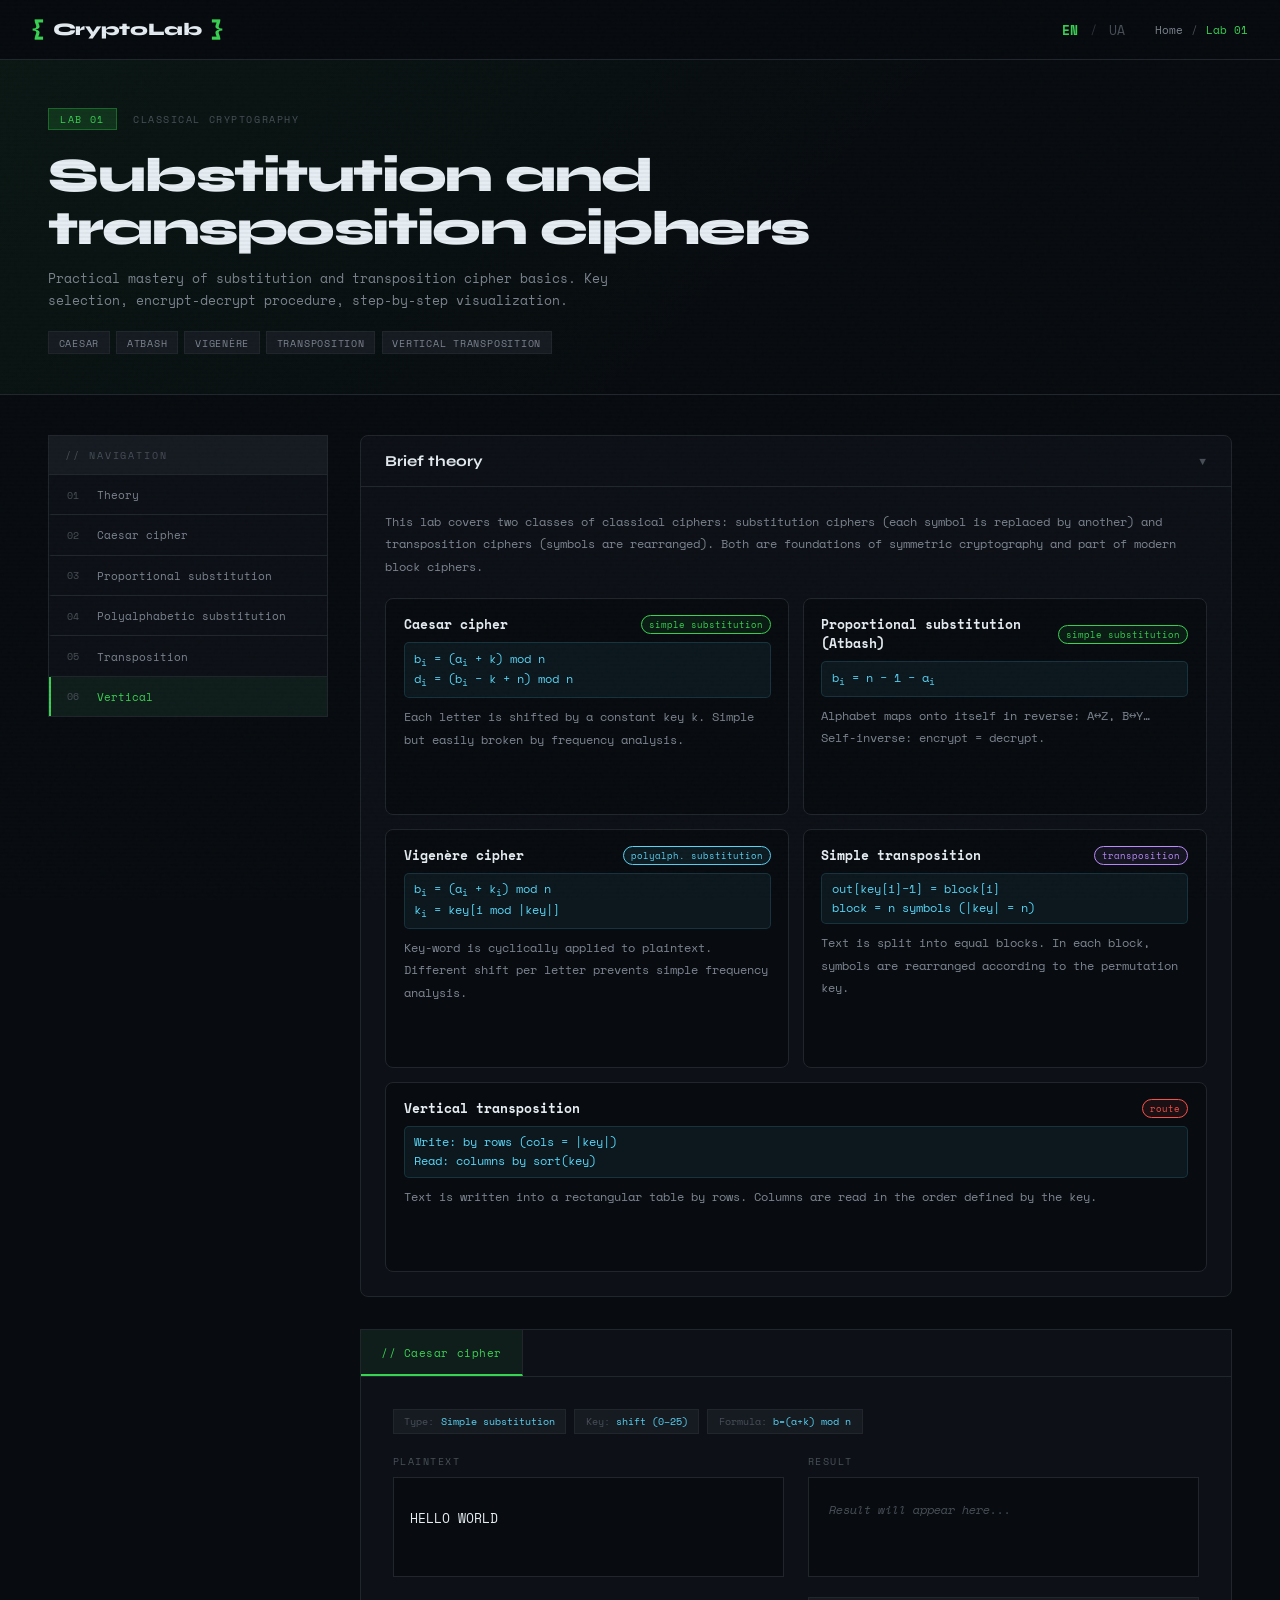
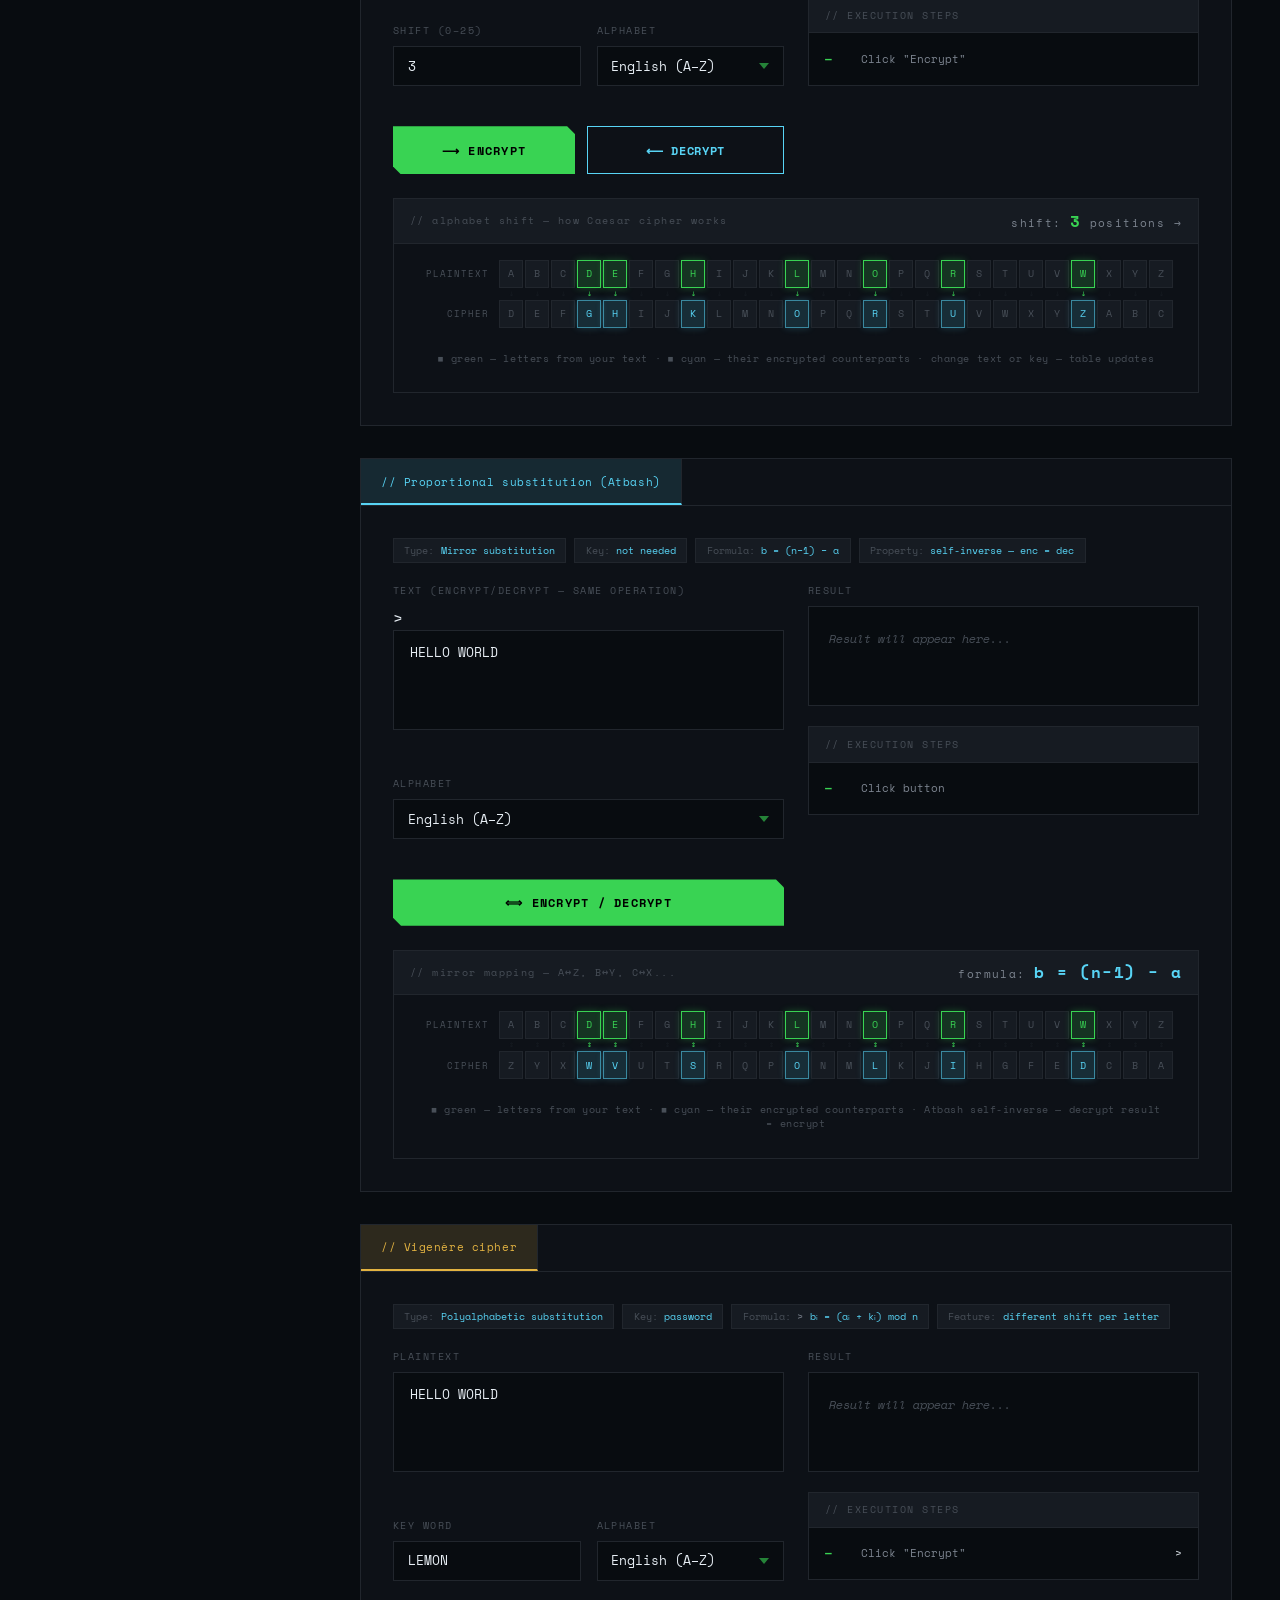
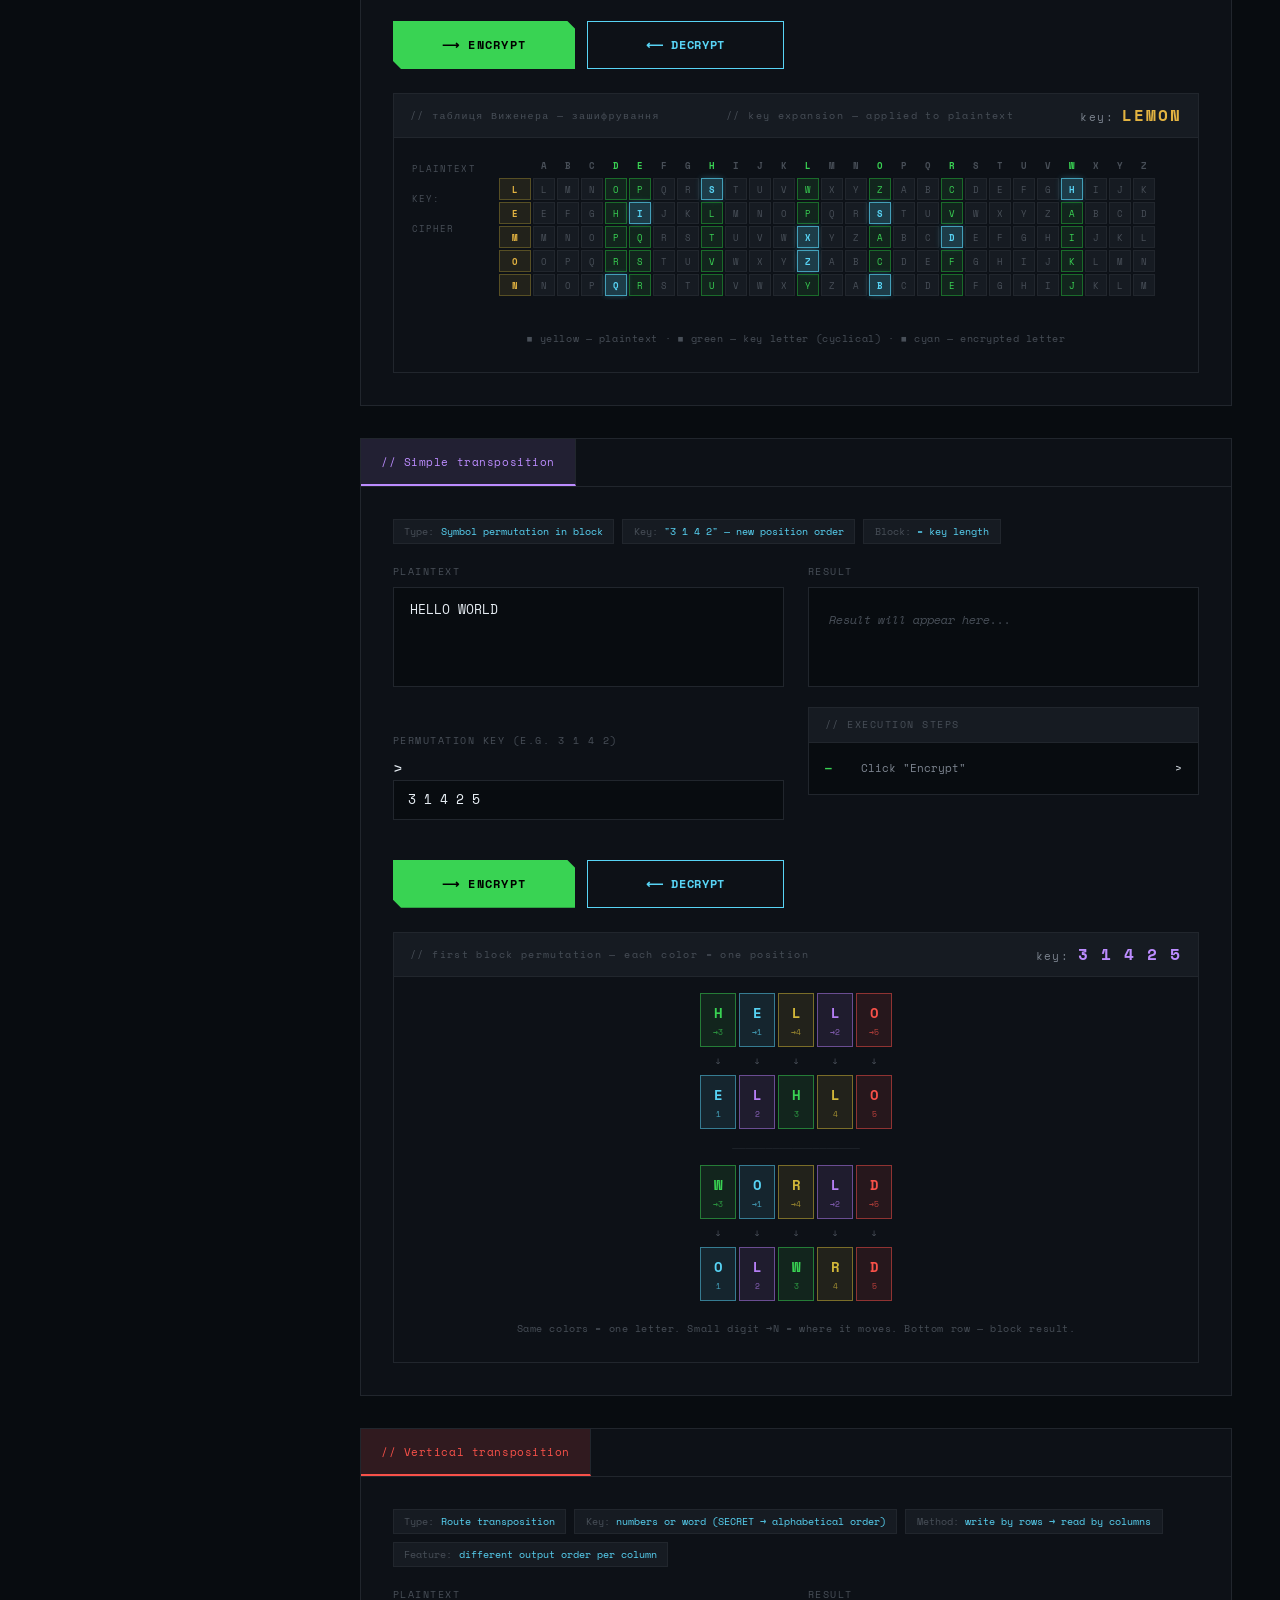
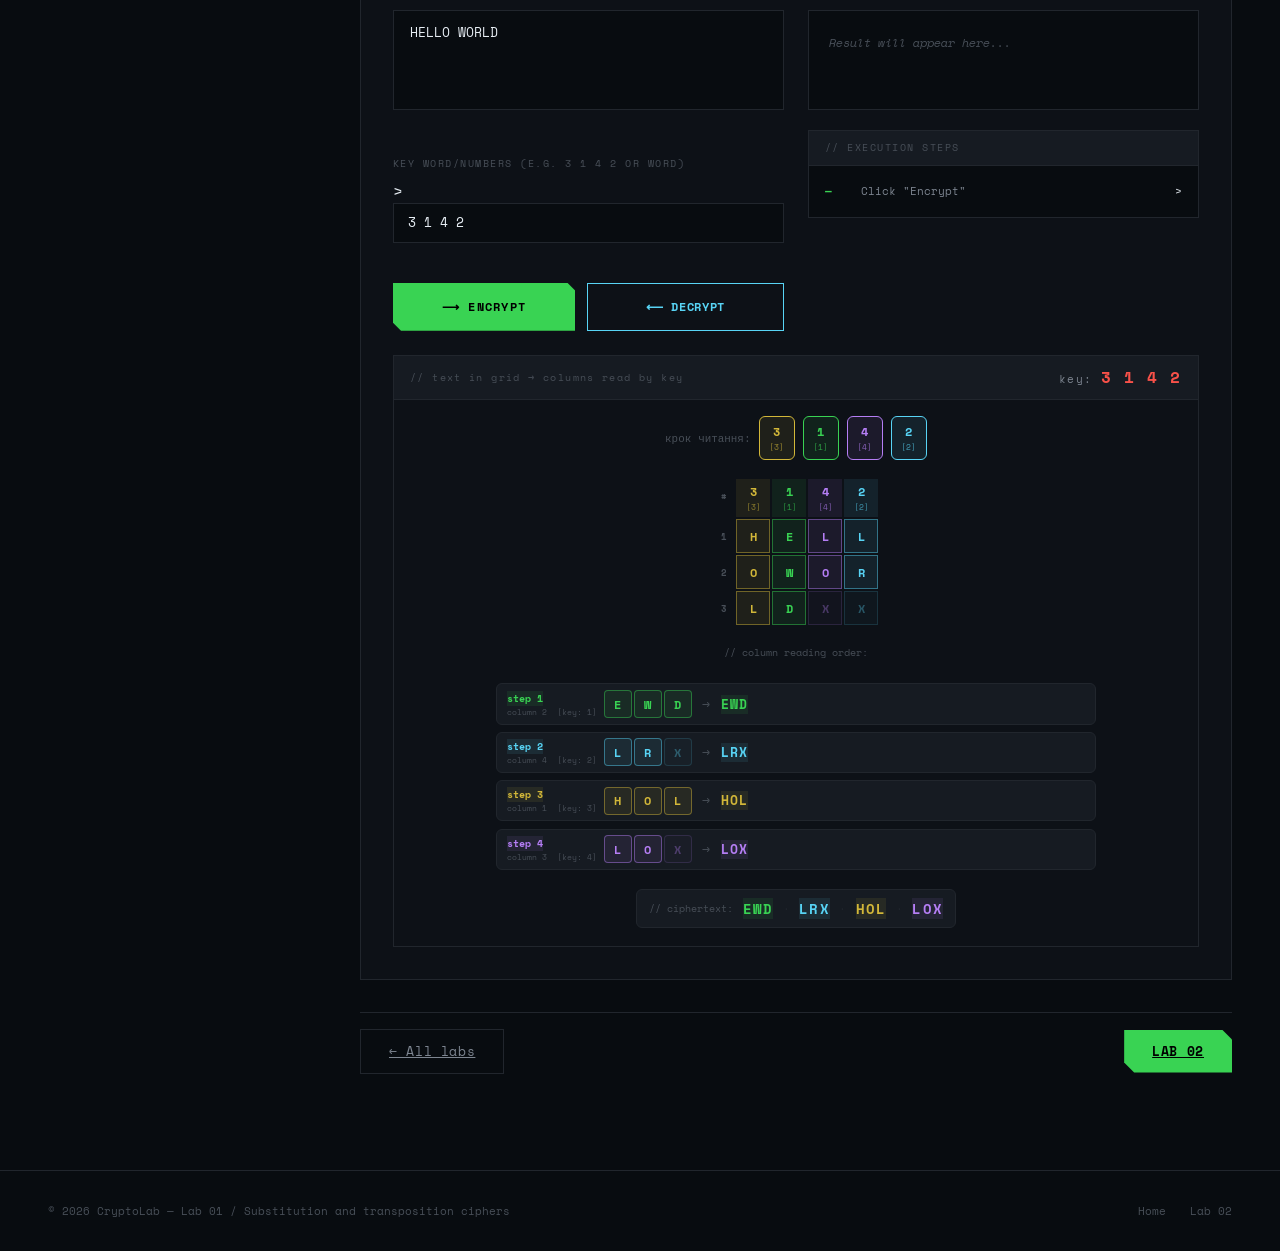
<file: labs/lab01.html>
<!doctype html>
<html lang="en">
  <head>
    <meta charset="UTF-8" />
    <meta name="viewport" content="width=device-width, initial-scale=1.0" />
    <title>Lab 01 — Substitution and transposition ciphers | CryptoLab</title>
    <link
      href="https://fonts.googleapis.com/css2?family=Space+Mono:ital,wght@0,400;0,700;1,400&family=Syne:wght@400;600;700;800&display=swap"
      rel="stylesheet"
    />
    <link rel="stylesheet" href="../css/styles.css" />
    
  </head>
  <body>
    <!-- HEADER -->
    <header>
      <a href="../index.html" class="logo">
        <span class="logo-bracket">{</span>
        <span class="logo-text">CryptoLab</span>
        <span class="logo-bracket">}</span>
      </a>
      <div style="display:flex;align-items:center;gap:1.5rem;">
        <div class="lang-switcher">
          <button class="lang-btn" data-lang="en" aria-label="English">EN</button>
          <span class="lang-sep">/</span>
          <button class="lang-btn" data-lang="uk" aria-label="Українська">UA</button>
        </div>
        <div class="breadcrumb">
          <a href="../index.html" data-i18n="home">Home</a>
          <span class="breadcrumb-sep">/</span>
          <span class="breadcrumb-current" data-i18n="lab01Label">Lab 01</span>
        </div>
      </div>
    </header>

    <div class="lab-page">
      <!-- LAB HERO -->
      <div class="lab-hero">
        <div class="lab-hero-inner">
          <div class="lab-hero-meta">
            <span class="lab-index-badge" data-i18n="labNum01">LAB 01</span>
            <span style="font-size: 0.65rem; color: var(--text-dim); letter-spacing: 0.15em;" data-i18n="lab01Meta">CLASSICAL CRYPTOGRAPHY</span>
          </div>
          <h1 class="lab-hero-title" data-i18n-html="lab01HeroTitleHtml">Substitution and<br>transposition ciphers</h1>
          <p class="lab-hero-sub" data-i18n="lab01HeroSub">Practical mastery of substitution and transposition cipher basics. Key selection, encrypt-decrypt procedure, step-by-step visualization.</p>
          <div class="lab-hero-chips">
            <span class="tag">Caesar</span>
            <span class="tag">Atbash</span>
            <span class="tag">Vigenère</span>
            <span class="tag">Transposition</span>
            <span class="tag">Vertical transposition</span>
          </div>
        </div>
      </div>

      <!-- CONTENT -->
      <div class="lab-content">
        <div class="lab-layout">
          <!-- SIDEBAR -->
          <aside class="lab-sidebar">
            <nav class="sidebar-nav">
              <div class="sidebar-nav-title" data-i18n="labNav">// navigation</div>
              <div class="sidebar-nav-item active" data-section="theory">
                <span class="sidebar-nav-num">01</span> <span data-i18n="labTheory">Theory</span>
              </div>
              <div class="sidebar-nav-item" data-section="caesar">
                <span class="sidebar-nav-num">02</span> <span data-i18n="lab01NavCaesar">Caesar cipher</span>
              </div>
              <div class="sidebar-nav-item" data-section="atbash">
                <span class="sidebar-nav-num">03</span> <span data-i18n="lab01NavAtbash">Proportional substitution</span>
              </div>
              <div class="sidebar-nav-item" data-section="vigenere">
                <span class="sidebar-nav-num">04</span> <span data-i18n="lab01NavVigenere">Polyalphabetic substitution</span>
              </div>
              <div class="sidebar-nav-item" data-section="transposition">
                <span class="sidebar-nav-num">05</span> <span data-i18n="lab01NavTransp">Transposition</span>
              </div>
              <div class="sidebar-nav-item" data-section="vertical">
                <span class="sidebar-nav-num">06</span> <span data-i18n="lab01NavVertical">Vertical</span>
              </div>
            </nav>
          </aside>

          <!-- MAIN -->
          <main>
            <!-- ── THEORY ─────────────────────────────────────── -->
            <section id="theory">
              <div class="theory-block">
                <div class="theory-header">
                  <span class="theory-title" data-i18n="lab01TheoryTitle">Brief theory</span>
                  <span class="theory-toggle">▼</span>
                </div>
                <div class="theory-body open">
                  <div class="theory-body-inner">
                    <p data-i18n="lab01TheoryBody">This lab covers two classes of classical ciphers: substitution ciphers (each symbol is replaced by another) and transposition ciphers (symbols are rearranged). Both are foundations of symmetric cryptography and part of modern block ciphers.</p>

                    <div class="algo-cards">

                      <!-- Caesar -->
                      <div class="algo-card" data-target="caesar">
                        <div class="algo-card-head">
                          <span class="algo-card-name" data-i18n="lab01AlgoCaesar">Caesar cipher</span>
                          <span class="algo-card-badge badge-sub" data-i18n="lab01BadgeSub">simple substitution</span>
                        </div>
                        <div class="algo-card-formula">
                          b<sub>i</sub> = (a<sub>i</sub> + k) mod n<br>
                          d<sub>i</sub> = (b<sub>i</sub> &minus; k + n) mod n
                        </div>
                        <p class="algo-card-desc" data-i18n="lab01CaesarDesc">Each letter is shifted by a constant key k. Simple but easily broken by frequency analysis.</p>
                        <span class="algo-card-goto" data-i18n="lab01Goto">go to section ↓</span>
                      </div>

                      <!-- Atbash -->
                      <div class="algo-card" data-target="atbash">
                        <div class="algo-card-head">
                          <span class="algo-card-name" data-i18n="lab01AlgoAtbash">Proportional substitution (Atbash)</span>
                          <span class="algo-card-badge badge-sub" data-i18n="lab01BadgeSub">simple substitution</span>
                        </div>
                        <div class="algo-card-formula">
                          b<sub>i</sub> = n &minus; 1 &minus; a<sub>i</sub>
                        </div>
                        <p class="algo-card-desc" data-i18n="lab01AtbashDesc">Alphabet maps onto itself in reverse: A↔Z, B↔Y… Self-inverse: encrypt = decrypt.</p>
                        <span class="algo-card-goto" data-i18n="lab01Goto">go to section ↓</span>
                      </div>

                      <!-- Vigenere -->
                      <div class="algo-card" data-target="vigenere">
                        <div class="algo-card-head">
                          <span class="algo-card-name" data-i18n="lab01AlgoVigenere">Vigenère cipher</span>
                          <span class="algo-card-badge badge-poly" data-i18n="lab01BadgePoly">polyalph. substitution</span>
                        </div>
                        <div class="algo-card-formula">
                          b<sub>i</sub> = (a<sub>i</sub> + k<sub>i</sub>) mod n<br>
                          k<sub>i</sub> = key[i mod |key|]
                        </div>
                        <p class="algo-card-desc" data-i18n="lab01VigenereDesc">Key-word is cyclically applied to plaintext. Different shift per letter prevents simple frequency analysis.</p>
                        <span class="algo-card-goto" data-i18n="lab01Goto">go to section ↓</span>
                      </div>

                      <!-- Simple transposition -->
                      <div class="algo-card" data-target="transposition">
                        <div class="algo-card-head">
                          <span class="algo-card-name" data-i18n="lab01AlgoTransp">Simple transposition</span>
                          <span class="algo-card-badge badge-perm" data-i18n="lab01BadgePerm">transposition</span>
                        </div>
                        <div class="algo-card-formula">
                          out[key[i]&minus;1] = block[i]<br>
                          block = n symbols (|key| = n)
                        </div>
                        <p class="algo-card-desc" data-i18n="lab01TranspDesc">Text is split into equal blocks. In each block, symbols are rearranged according to the permutation key.</p>
                        <span class="algo-card-goto" data-i18n="lab01Goto">go to section ↓</span>
                      </div>

                      <!-- Vertical transposition -->
                      <div class="algo-card" data-target="vertical">
                        <div class="algo-card-head">
                          <span class="algo-card-name" data-i18n="lab01AlgoVertical">Vertical transposition</span>
                          <span class="algo-card-badge badge-vperm" data-i18n="lab01BadgeVperm">route</span>
                        </div>
                        <div class="algo-card-formula">
                          Write: by rows (cols = |key|)<br>
                          Read: columns by sort(key)
                        </div>
                        <p class="algo-card-desc" data-i18n="lab01VerticalDesc">Text is written into a rectangular table by rows. Columns are read in the order defined by the key.</p>
                        <span class="algo-card-goto" data-i18n="lab01Goto">go to section ↓</span>
                      </div>

                    </div><!-- /algo-cards -->
                  </div><!-- /theory-body-inner -->
                </div>
              </div>
            </section>

            <!-- ── CAESAR ─────────────────────────────────────── -->
            <section id="caesar">
              <div class="cipher-workspace" style="margin-bottom: 2rem">
                <div class="workspace-tabs">
                  <div
                    class="workspace-tab active"
                    style="
                      cursor: default;
                      color: var(--green);
                      border-bottom-color: var(--green);
                      background: var(--green-subtle);
                    "
                  >
                    <span data-i18n="lab01SecCaesar">// Caesar cipher</span>
                  </div>
                </div>
                <div class="workspace-panel active" style="display: block">
                  <div class="info-chips">
                    <div class="info-chip">
                      <span class="chip-label" data-i18n="lab01ChipType">Type:</span>
                      <span class="chip-val" data-i18n="lab01ValSimple">Simple substitution</span>
                    </div>
                    <div class="info-chip">
                      <span class="chip-label" data-i18n="lab01ChipKey">Key:</span>
                      <span class="chip-val" data-i18n="lab01ValShift">shift (0–25)</span>
                    </div>
                    <div class="info-chip">
                      <span class="chip-label" data-i18n="lab01ChipFormula">Formula:</span>
                      <span class="chip-val">b=(a+k) mod n</span>
                    </div>
                  </div>

                  <div class="workspace-grid">
                    <!-- LEFT -->
                    <div class="workspace-col">
                      <div class="input-group">
                        <div>
                          <label class="input-label" data-i18n="plaintext">Plaintext</label>
                          <textarea
                            class="input-field"
                            id="caesar-text"
                            data-i18n-placeholder="placeholderMsg"
                            style="
                              resize: none;
                              height: 100px;
                              min-height: unset;
                            "
                          >
                        
HELLO WORLD</textarea
                          >
                        </div>
                      </div>
                      <div class="input-row">
                        <div class="input-group">
                          <label class="input-label" data-i18n="lab01Shift">Shift (0–25)</label>
                          <input
                            class="input-field-sm"
                            id="caesar-shift"
                            type="number"
                            min="0"
                            max="25"
                            value="3"
                            style="height: 40px"
                          />
                        </div>
                        <div class="input-group">
                          <label class="input-label" data-i18n="lab01Alphabet">Alphabet</label>
                          <select
                            class="input-field-sm"
                            id="caesar-lang"
                            style="height: 40px"
                          >
                            <option value="en">English (A–Z)</option>
                            <option value="uk">Українська</option>
                          </select>
                        </div>
                      </div>
                      <div class="action-row">
                        <button
                          class="encrypt-btn"
                          style="flex: 1"
                          onclick="runCaesar(false)"
                        >
                          <span data-i18n="lab01BtnEncrypt">⟶ Encrypt</span>
                        </button>
                        <button
                          class="decrypt-btn"
                          style="flex: 1"
                          onclick="runCaesar(true)"
                        >
                          <span data-i18n="lab01BtnDecrypt">⟵ Decrypt</span>
                        </button>
                      </div>
                    </div>

                    <!-- RIGHT -->
                    <div class="workspace-col">
                      <div>
                        <label class="input-label" data-i18n="lab01Result">Result</label>
                        <div
                          class="result-box"
                          id="caesar-output"
                          style="
                            height: 100px;
                            min-height: unset;
                            overflow-y: auto;
                            box-sizing: border-box;
                          "
                        >
                          <span class="result-empty" data-i18n="placeholderResult">Result will appear here...</span>
                        </div>
                      </div>
                      <div class="steps-log">
                        <div class="steps-log-header" data-i18n="lab01Steps">// execution steps</div>
                        <div class="steps-log-body" id="caesar-steps">
                          <div class="log-line">
                            <span class="log-idx">—</span>
                            <span class="log-text" data-i18n="lab01ClickEncrypt">Click "Encrypt"</span>
                          </div>
                        </div>
                      </div>
                    </div>
                  </div>

                  <!-- CAESAR VISUALIZER — всередині того самого workspace -->
                  <div
                    class="caesar-vis"
                    id="caesar-vis"
                    style="margin-top: 1.5rem"
                  >
                    <div class="cvis-header">
                      <span data-i18n="lab01CvisTitle">// alphabet shift — how Caesar cipher works</span>
                      <span class="cvis-shift-pill"><span data-i18n="lab01CvisShift">shift:</span> <strong id="cvis-k">3</strong> <span data-i18n="lab01CvisPos">positions →</span></span>
                    </div>
                    <div class="cvis-body">
                      <div class="cvis-strip">
                        <span class="cvis-lbl" data-i18n="lab01CvisPlain">plaintext</span>
                        <div class="cvis-row" id="cvis-plain"></div>
                      </div>
                      <div class="cvis-mid">
                        <span class="cvis-mid-spc"></span>
                        <div class="cvis-arrows" id="cvis-arrows"></div>
                      </div>
                      <div class="cvis-strip">
                        <span class="cvis-lbl" data-i18n="lab01CvisCipher">cipher</span>
                        <div class="cvis-row" id="cvis-cipher"></div>
                      </div>
                      <div class="cvis-hint" data-i18n="lab01CvisHint">■ green — letters from your text  ·  ■ cyan — their encrypted counterparts  ·  change text or key — table updates</div>
                    </div>
                  </div>
                </div>
              </div>
            </section>

            <!-- ── ATBASH ──────────────────────────────────────── -->
            <section id="atbash">
              <div class="cipher-workspace" style="margin-bottom: 2rem">
                <div class="workspace-tabs">
                  <div
                    class="workspace-tab active"
                    style="
                      cursor: default;
                      color: var(--cyan);
                      border-bottom-color: var(--cyan);
                      background: var(--cyan-dim);
                    "
                  >
                    <span data-i18n="lab01SecAtbash">// Proportional substitution (Atbash)</span>
                  </div>
                </div>
                <div class="workspace-panel active" style="display: block">
                  <div class="info-chips">
                    <div class="info-chip">
                      <span class="chip-label" data-i18n="lab01ChipType">Type:</span>
                      <span class="chip-val" data-i18n="lab01AtbashValMirror">Mirror substitution</span>
                    </div>
                    <div class="info-chip">
                      <span class="chip-label" data-i18n="lab01ChipKey">Key:</span>
                      <span class="chip-val" data-i18n="lab01AtbashValNone">not needed</span>
                    </div>
                    <div class="info-chip">
                      <span class="chip-label" data-i18n="lab01ChipFormula">Formula:</span>
                      <span class="chip-val">b = (n−1) − a</span>
                    </div>
                    <div class="info-chip">
                      <span class="chip-label" data-i18n="lab01ChipProp">Property:</span>
                      <span class="chip-val" data-i18n="lab01AtbashValSelfInv">self-inverse — enc = dec</span>
                    </div>
                  </div>

                  <div class="workspace-grid">
                    <!-- LEFT -->
                    <div class="workspace-col">
                      <div class="input-group">
                        <label class="input-label" data-i18n="lab01TextBoth">Text (encrypt/decrypt — same operation)</label>
                        >
                        <textarea
                          class="input-field"
                          id="atbash-text"
                          data-i18n-placeholder="placeholderMsg"
                          style="resize: none; height: 100px; min-height: unset"
                        >
HELLO WORLD</textarea
                        >
                      </div>
                      <div class="input-group">
                        <label class="input-label" data-i18n="lab01Alphabet">Alphabet</label>
                        <select
                          class="input-field-sm"
                          id="atbash-lang"
                          style="height: 40px"
                        >
                          <option value="en">English (A–Z)</option>
                          <option value="uk">Українська</option>
                        </select>
                      </div>
                      <div class="action-row">
                        <button
                          class="encrypt-btn"
                          style="flex: 1"
                          onclick="runAtbash()"
                        >
                          <span data-i18n="lab01BtnBoth">⟺ Encrypt / Decrypt</span>
                        </button>
                      </div>
                    </div>

                    <!-- RIGHT -->
                    <div class="workspace-col">
                      <div>
                        <label class="input-label" data-i18n="lab01Result">Result</label>
                        <div
                          class="result-box"
                          id="atbash-output"
                          style="
                            height: 100px;
                            min-height: unset;
                            overflow-y: auto;
                            box-sizing: border-box;
                          "
                        >
                          <span class="result-empty" data-i18n="placeholderResult">Result will appear here...</span>
                        </div>
                      </div>
                      <div class="steps-log">
                        <div class="steps-log-header" data-i18n="lab01Steps">// execution steps</div>
                        <div class="steps-log-body" id="atbash-steps">
                          <div class="log-line">
                            <span class="log-idx">—</span>
                            <span class="log-text" data-i18n="lab01ClickBtn">Click button</span>
                          </div>
                        </div>
                      </div>
                    </div>
                  </div>

                  <!-- ATBASH VISUALIZER -->
                  <div
                    class="caesar-vis"
                    id="atbash-vis"
                    style="margin-top: 1.5rem"
                  >
                    <div class="cvis-header">
                      <span data-i18n="lab01AtbashCvis">// mirror mapping — A↔Z, B↔Y, C↔X...</span>
                      <span class="cvis-shift-pill"><span data-i18n="lab01AtbashFormula">formula:</span>
                        <strong style="color: var(--cyan)"
                          >b = (n−1) − a</strong
                        ></span
                      >
                    </div>
                    <div class="cvis-body">
                      <div class="cvis-strip">
                        <span class="cvis-lbl" data-i18n="lab01CvisPlain">plaintext</span>
                        <div class="cvis-row" id="atbash-cvis-plain"></div>
                      </div>
                      <div class="cvis-mid">
                        <span class="cvis-mid-spc"></span>
                        <div class="cvis-arrows" id="atbash-cvis-arrows"></div>
                      </div>
                      <div class="cvis-strip">
                        <span class="cvis-lbl" data-i18n="lab01CvisCipher">cipher</span>
                        <div class="cvis-row" id="atbash-cvis-cipher"></div>
                      </div>
                      <div class="cvis-hint" data-i18n="lab01AtbashHint">■ green — letters from your text  ·  ■ cyan — their encrypted counterparts  ·  Atbash self-inverse — decrypt result = encrypt</div>
                    </div>
                  </div>
                </div>
              </div>
            </section>

            <!-- ── VIGENERE ────────────────────────────────────── -->
            <section id="vigenere">
              <div class="cipher-workspace" style="margin-bottom: 2rem">
                <div class="workspace-tabs">
                  <div
                    class="workspace-tab active"
                    style="
                      cursor: default;
                      color: var(--yellow);
                      border-bottom-color: var(--yellow);
                      background: var(--yellow-dim);
                    "
                  >
                    <span data-i18n="lab01SecVigenere">// Vigenère cipher</span>
                  </div>
                </div>
                <div class="workspace-panel active" style="display: block">
                  <div class="info-chips">
                    <div class="info-chip">
                      <span class="chip-label" data-i18n="lab01ChipType">Type:</span>
                      <span class="chip-val" data-i18n="lab01VigenereValPoly">Polyalphabetic substitution</span>
                    </div>
                    <div class="info-chip">
                      <span class="chip-label" data-i18n="lab01ChipKey">Key:</span>
                      <span class="chip-val" data-i18n="lab01VigenereValPass">password</span>
                    </div>
                    <div class="info-chip">
                      <span class="chip-label" data-i18n="lab01ChipFormula">Formula:</span>
                      ><span class="chip-val">bᵢ = (aᵢ + kᵢ) mod n</span>
                    </div>
                    <div class="info-chip">
                      <span class="chip-label" data-i18n="lab01VigenereFeature">Feature:</span>
                      <span class="chip-val" data-i18n="lab01VigenereValShift">different shift per letter</span>
                    </div>
                  </div>

                  <div class="workspace-grid">
                    <!-- LEFT -->
                    <div class="workspace-col">
                      <div class="input-group">
                        <label class="input-label" data-i18n="plaintext">Plaintext</label>
                        <textarea
                          class="input-field"
                          id="vigenere-text"
                          data-i18n-placeholder="placeholderMsg"
                          style="resize: none; height: 100px; min-height: unset"
                        >
HELLO WORLD</textarea
                        >
                      </div>
                      <div class="input-row">
                        <div class="input-group">
                          <label class="input-label" data-i18n="lab01KeyWord">Key word</label>
                          <input
                            class="input-field-sm"
                            id="vigenere-key"
                            value="LEMON"
                            data-i18n-placeholder="placeholderMsg"
                            style="height: 40px"
                          />
                        </div>
                        <div class="input-group">
                          <label class="input-label" data-i18n="lab01Alphabet">Alphabet</label>
                          <select class="input-field-sm" id="vigenere-lang">
                            <option value="en">English (A–Z)</option>
                            <option value="uk">Українська</option>
                          </select>
                        </div>
                      </div>
                      <div class="action-row">
                        <button
                          class="encrypt-btn"
                          style="flex: 1"
                          onclick="runVigenere(false)"
                        >
                          <span data-i18n="lab01BtnEncrypt">⟶ Encrypt</span>
                        </button>
                        <button
                          class="decrypt-btn"
                          style="flex: 1"
                          onclick="runVigenere(true)"
                        >
                          <span data-i18n="lab01BtnDecrypt">⟵ Decrypt</span>
                        </button>
                      </div>
                    </div>

                    <!-- RIGHT -->
                    <div class="workspace-col">
                      <div>
                        <label class="input-label" data-i18n="lab01Result">Result</label>
                        <div
                          class="result-box"
                          id="vigenere-output"
                          style="
                            height: 100px;
                            min-height: unset;
                            overflow-y: auto;
                            box-sizing: border-box;
                          "
                        >
                          <span class="result-empty" data-i18n="placeholderResult">Result will appear here...</span>
                        </div>
                      </div>
                      <div class="steps-log">
                        <div class="steps-log-header" data-i18n="lab01Steps">// execution steps</div>
                        <div class="steps-log-body" id="vigenere-steps">
                          <div class="log-line">
                            <span class="log-idx">—</span>
                            <span class="log-text"
                               data-i18n="lab01ClickEncrypt">Click "Encrypt"</span>
                            >
                          </div>
                        </div>
                      </div>
                    </div>
                  </div>

                  <!-- VIGENERE VISUALIZER: key expansion table -->
                  <div
                    class="caesar-vis"
                    id="vig-vis"
                    style="margin-top: 1.5rem"
                  >
                    <div class="cvis-header">
                      <span data-i18n="lab01VigenereCvis">// key expansion — applied to plaintext</span>
                      <span class="cvis-shift-pill"><span data-i18n="lab01VigenereKey">key:</span>
                        <strong
                          id="vig-key-disp"
                          style="color: var(--yellow); letter-spacing: 0.12em"
                          >LEMON</strong
                        ></span
                      >
                    </div>
                    <div class="cvis-body">
                      <div
                        style="
                          display: flex;
                          align-items: flex-start;
                          gap: 0.6rem;
                          overflow-x: auto;
                          padding-bottom: 0.5rem;
                        "
                      >
                        <div
                          style="
                            display: flex;
                            flex-direction: column;
                            gap: 2px;
                            min-width: 78px;
                            align-items: flex-end;
                            flex-shrink: 0;
                            padding-top: 0;
                          "
                        >
                          <div
                            class="cvis-lbl"
                            style="
                              height: 28px;
                              display: flex;
                              align-items: center;
                            "
                          >
                            <span data-i18n="lab01CvisPlain">plaintext</span>
                          </div>
                          <div
                            class="cvis-lbl"
                            style="
                              height: 28px;
                              display: flex;
                              align-items: center;
                            "
                          >
                            <span data-i18n="lab01VigenereKey">key</span>
                          </div>
                          <div
                            class="cvis-lbl"
                            style="
                              height: 28px;
                              display: flex;
                              align-items: center;
                            "
                          >
                            <span data-i18n="lab01CvisCipher">cipher</span>
                          </div>
                        </div>
                        <div
                          id="vig-vis-table"
                          style="display: flex; gap: 2px; flex-wrap: nowrap"
                        ></div>
                      </div>
                      <div class="cvis-hint">
                        <span data-i18n="lab01VigenereHint">■ yellow — plaintext  ·  ■ green — key letter (cyclical)  ·  ■ cyan — encrypted letter</span>
                      </div>
                    </div>
                  </div>
                </div>
              </div>
            </section>

            <!-- ── TRANSPOSITION ──────────────────────────────── -->
            <section id="transposition">
              <div class="cipher-workspace" style="margin-bottom: 2rem">
                <div class="workspace-tabs">
                  <div
                    class="workspace-tab active"
                    style="
                      cursor: default;
                      color: var(--purple);
                      border-bottom-color: var(--purple);
                      background: var(--purple-dim);
                    "
                  >
                    <span data-i18n="lab01SecTransp">// Simple transposition</span>
                  </div>
                </div>
                <div class="workspace-panel active" style="display: block">
                  <div class="info-chips">
                    <div class="info-chip">
                      <span class="chip-label" data-i18n="lab01ChipType">Type:</span>
                      <span class="chip-val" data-i18n="lab01TranspValBlock">Symbol permutation in block</span>
                    </div>
                    <div class="info-chip">
                      <span class="chip-label" data-i18n="lab01ChipKey">Key:</span>
                      <span class="chip-val" data-i18n="lab01TranspValKey">"3 1 4 2" — new position order</span>
                    </div>
                    <div class="info-chip">
                      <span class="chip-label" data-i18n="lab01TranspBlock">Block:</span>
                      <span class="chip-val" data-i18n="lab01TranspValBlockLen">= key length</span>
                    </div>
                  </div>

                  <div class="workspace-grid">
                    <div class="workspace-col">
                      <div class="input-group">
                        <label class="input-label" data-i18n="plaintext">Plaintext</label>
                        <textarea
                          class="input-field"
                          id="transp-text"
                          data-i18n-placeholder="placeholderMsg"
                          style="resize: none; height: 100px; min-height: unset"
                        >
HELLO WORLD</textarea
                        >
                      </div>
                      <div class="input-group">
                        <label class="input-label" data-i18n="lab01KeyPerm">Key (positions with space or comma)</label>
                        >
                        <input
                          class="input-field-sm"
                          id="transp-key"
                          value="3 1 4 2 5"
                          data-i18n-placeholder="lab01PlaceholderKey"
                          style="height: 40px"
                        />
                      </div>
                      <div class="action-row">
                        <button
                          class="encrypt-btn"
                          style="flex: 1"
                          onclick="runTransp(false)"
                        >
                          <span data-i18n="lab01BtnEncrypt">⟶ Encrypt</span>
                        </button>
                        <button
                          class="decrypt-btn"
                          style="flex: 1"
                          onclick="runTransp(true)"
                        >
                          <span data-i18n="lab01BtnDecrypt">⟵ Decrypt</span>
                        </button>
                      </div>
                    </div>
                    <div class="workspace-col">
                      <div>
                        <label class="input-label" data-i18n="lab01Result">Result</label>
                        <div
                          class="result-box"
                          id="transp-output"
                          style="
                            height: 100px;
                            min-height: unset;
                            overflow-y: auto;
                            box-sizing: border-box;
                          "
                        >
                          <span class="result-empty" data-i18n="placeholderResult">Result will appear here...</span>
                        </div>
                      </div>
                      <div class="steps-log">
                        <div class="steps-log-header" data-i18n="lab01Steps">// execution steps</div>
                        <div class="steps-log-body" id="transp-steps">
                          <div class="log-line">
                            <span class="log-idx">—</span
                            ><span class="log-text"
                               data-i18n="lab01ClickEncrypt">Click "Encrypt"</span>
                            >
                          </div>
                        </div>
                      </div>
                    </div>
                  </div>

                  <!-- TRANSPOSITION VISUALIZER -->
                  <div
                    class="caesar-vis"
                    id="transp-vis"
                    style="margin-top: 1.5rem"
                  >
                    <div class="cvis-header">
                      <span data-i18n="lab01TranspCvis">// first block permutation — each color = one position</span>
                      <span class="cvis-shift-pill"><span data-i18n="lab01VigenereKey">key:</span>
                        <strong
                          id="transp-key-disp"
                          style="color: var(--purple); letter-spacing: 0.1em"
                          >3 1 4 2 5</strong
                        ></span
                      >
                    </div>
                    <div
                      class="cvis-body"
                      style="
                        display: flex;
                        flex-direction: column;
                        align-items: center;
                      "
                    >
                      <div
                        id="transp-vis-content"
                        style="
                          width: 100%;
                          display: flex;
                          justify-content: center;
                        "
                      ></div>
                      <div class="cvis-hint" style="margin-top: 0.65rem">
                        <span data-i18n="lab01TranspHint">Same colors = one letter. Small digit →N = where it moves. Bottom row — block result.</span>
                      </div>
                    </div>
                  </div>
                </div>
              </div>
            </section>

            <!-- ── VERTICAL TRANSPOSITION ──────────────────────── -->
            <section id="vertical">
              <div class="cipher-workspace" style="margin-bottom: 2rem">
                <div class="workspace-tabs">
                  <div
                    class="workspace-tab active"
                    style="
                      cursor: default;
                      color: var(--red);
                      border-bottom-color: var(--red);
                      background: var(--red-dim);
                    "
                  >
                    <span data-i18n="lab01SecVertical">// Vertical transposition</span>
                  </div>
                </div>
                <div class="workspace-panel active" style="display: block">
                  <div class="info-chips">
                    <div class="info-chip">
                      <span class="chip-label" data-i18n="lab01ChipType">Type:</span>
                      <span class="chip-val" data-i18n="lab01VertValRoute">Route transposition</span>
                    </div>
                    <div class="info-chip">
                      <span class="chip-label" data-i18n="lab01ChipKey">Key:</span>
                      <span class="chip-val" data-i18n="lab01VertValKey">numbers or word (SECRET → alphabetical order)</span>
                    </div>
                    <div class="info-chip">
                      <span class="chip-label" data-i18n="lab01VertMethod">Method:</span>
                      <span class="chip-val" data-i18n="lab01VertValMethod">write by rows → read by columns</span>
                    </div>
                    <div class="info-chip">
                      <span class="chip-label" data-i18n="lab01VertFeature">Feature:</span>
                      <span class="chip-val" data-i18n="lab01VertValFeature">different output order per column</span>
                    </div>
                  </div>

                  <div class="workspace-grid">
                    <div class="workspace-col">
                      <div class="input-group">
                        <label class="input-label" data-i18n="plaintext">Plaintext</label>
                        <textarea
                          class="input-field"
                          id="vert-text"
                          data-i18n-placeholder="placeholderMsg"
                          style="resize: none; height: 100px; min-height: unset"
                        >
HELLO WORLD</textarea
                        >
                      </div>
                      <div class="input-group">
                        <label class="input-label" data-i18n="lab01KeyVert">Key (numbers or word, e.g. SECRET)</label>
                        >
                        <input
                          class="input-field-sm"
                          id="vert-key"
                          value="3 1 4 2"
                          data-i18n-placeholder="lab01PlaceholderKeyWord"
                          style="height: 40px"
                        />
                      </div>
                      <div class="action-row">
                        <button
                          class="encrypt-btn"
                          style="flex: 1"
                          onclick="runVert(false)"
                        >
                          <span data-i18n="lab01BtnEncrypt">⟶ Encrypt</span>
                        </button>
                        <button
                          class="decrypt-btn"
                          style="flex: 1"
                          onclick="runVert(true)"
                        >
                          <span data-i18n="lab01BtnDecrypt">⟵ Decrypt</span>
                        </button>
                      </div>
                    </div>
                    <div class="workspace-col">
                      <div>
                        <label class="input-label" data-i18n="lab01Result">Result</label>
                        <div
                          class="result-box"
                          id="vert-output"
                          style="
                            height: 100px;
                            min-height: unset;
                            overflow-y: auto;
                            box-sizing: border-box;
                          "
                        >
                          <span class="result-empty" data-i18n="placeholderResult">Result will appear here...</span>
                        </div>
                      </div>
                      <div class="steps-log">
                        <div class="steps-log-header" data-i18n="lab01Steps">// execution steps</div>
                        <div class="steps-log-body" id="vert-steps">
                          <div class="log-line">
                            <span class="log-idx">—</span
                            ><span class="log-text"
                               data-i18n="lab01ClickEncrypt">Click "Encrypt"</span>
                            >
                          </div>
                        </div>
                      </div>
                    </div>
                  </div>

                  <!-- VERTICAL TRANSPOSITION VISUALIZER -->
                  <div
                    class="caesar-vis"
                    id="vert-vis"
                    style="margin-top: 1.5rem"
                  >
                    <div class="cvis-header">
                      <span data-i18n="lab01VertCvis">// text in grid → columns read by key</span>
                      <span class="cvis-shift-pill"><span data-i18n="lab01VigenereKey">key:</span>
                        <strong
                          id="vert-key-disp"
                          style="color: var(--red); letter-spacing: 0.1em"
                          >3 1 4 2</strong
                        ></span
                      >
                    </div>
                    <div class="cvis-body">
                      <div id="vert-vis-content"></div>
                    </div>
                  </div>
                </div>
              </div>
            </section>

            <!-- NAV BETWEEN LABS -->
            <div
              style="
                display: flex;
                justify-content: space-between;
                align-items: center;
                padding-top: 1rem;
                border-top: 1px solid var(--border);
              "
            >
              <a href="../index.html" class="btn-secondary" data-i18n="allLabs">← All labs</a>
              <a href="lab02.html" class="btn-primary" data-i18n="lab02Link">Lab 02 →</a>
            </div>
          </main>
        </div>
      </div>
    </div>

    <!-- FOOTER -->
    <footer>
      <span data-i18n="lab01Footer">© 2026 CryptoLab — Lab 01 / Substitution and transposition ciphers</span>
      <div class="footer-links">
        <a href="../index.html" class="footer-link" data-i18n="home">← Home</a>
        <a href="lab02.html" class="footer-link" data-i18n="lab02Link">Lab 02 →</a>
      </div>
    </footer>

    <!-- SCRIPTS -->
    <script src="../js/i18n.js"></script>
    <script>
      document.addEventListener('DOMContentLoaded', function() {
        var lang = window.CL && window.CL.i18n ? window.CL.i18n.getLang() : 'en';
        document.querySelectorAll('.lang-btn').forEach(function(btn) {
          btn.classList.toggle('active', btn.dataset.lang === lang);
          btn.addEventListener('click', function() {
            var l = this.dataset.lang;
            if (window.CL && window.CL.i18n) window.CL.i18n.setLang(l);
            document.querySelectorAll('.lang-btn').forEach(function(b) { b.classList.toggle('active', b.dataset.lang === l); });
          });
        });
      });
    </script>
    <script src="../js/common.js"></script>
    <script src="../js/ciphers/classical.js"></script>
    <script>
      function getVal(id) {
        return document.getElementById(id).value;
      }

      function displayResult(outputId, stepsId, data) {
        renderOutput(outputId, data.result);
        renderSteps(stepsId, data.steps);
      }

      /* ── Caesar ─────────────────────────────────────────── */
      function runCaesar(decrypt) {
        const text = getVal("caesar-text");
        const shift = parseInt(getVal("caesar-shift")) || 3;
        const lang = getVal("caesar-lang");
        const data = CL.Caesar.run(text, shift, decrypt, lang);
        displayResult("caesar-output", "caesar-steps", data);
        buildCaesarVis();
      }

      function buildCaesarVis() {
        const EN = "ABCDEFGHIJKLMNOPQRSTUVWXYZ";
        const UK = "АБВГҐДЕЄЖЗИІЇЙКЛМНОПРСТУФХЦЧШЩЬЮЯ";
        const lang = getVal("caesar-lang");
        const alpha = lang === "uk" ? UK : EN;
        const n = alpha.length;
        const k = (((parseInt(getVal("caesar-shift")) || 0) % n) + n) % n;
        const text = getVal("caesar-text").toUpperCase();

        const inText = new Set([...text].filter((c) => alpha.includes(c)));
        const plainArr = [...alpha];
        const cipherArr = plainArr.map((_, i) => alpha[(i + k) % n]);
        const inCipher = new Set(
          plainArr
            .filter((c) => inText.has(c))
            .map((c) => alpha[(alpha.indexOf(c) + k) % n]),
        );

        document.getElementById("cvis-k").textContent = k;

        document.getElementById("cvis-plain").innerHTML = plainArr
          .map(
            (c) =>
              `<span class="cvis-cell${inText.has(c) ? " hi-plain" : ""}">${c}</span>`,
          )
          .join("");

        document.getElementById("cvis-cipher").innerHTML = cipherArr
          .map(
            (c, i) =>
              `<span class="cvis-cell${inText.has(plainArr[i]) ? " hi-cipher" : ""}">${c}</span>`,
          )
          .join("");

        document.getElementById("cvis-arrows").innerHTML = plainArr
          .map(
            (c) =>
              `<span class="cvis-arr${inText.has(c) ? " hi" : ""}">↓</span>`,
          )
          .join("");
      }

      /* ── Atbash ─────────────────────────────────────────── */
      function runAtbash() {
        const text = getVal("atbash-text");
        const lang = getVal("atbash-lang");
        const data = CL.Atbash.run(text, lang);
        displayResult("atbash-output", "atbash-steps", data);
        buildAtbashVis();
      }

      function buildAtbashVis() {
        const EN = "ABCDEFGHIJKLMNOPQRSTUVWXYZ";
        const UK = "АБВГҐДЕЄЖЗИІЇЙКЛМНОПРСТУФХЦЧШЩЬЮЯ";
        const lang = getVal("atbash-lang");
        const alpha = lang === "uk" ? UK : EN;
        const n = alpha.length;
        const text = getVal("atbash-text").toUpperCase();

        const inText = new Set([...text].filter((c) => alpha.includes(c)));
        const plainArr = [...alpha];
        const cipherArr = plainArr.map((_, i) => alpha[n - 1 - i]);

        document.getElementById("atbash-cvis-plain").innerHTML = plainArr
          .map(
            (c) =>
              `<span class="cvis-cell${inText.has(c) ? " hi-plain" : ""}">${c}</span>`,
          )
          .join("");

        document.getElementById("atbash-cvis-cipher").innerHTML = cipherArr
          .map(
            (c, i) =>
              `<span class="cvis-cell${inText.has(plainArr[i]) ? " hi-cipher" : ""}">${c}</span>`,
          )
          .join("");

        document.getElementById("atbash-cvis-arrows").innerHTML = plainArr
          .map(
            (c) =>
              `<span class="cvis-arr${inText.has(c) ? " hi" : ""}">↕</span>`,
          )
          .join("");
      }

      /* ── Vigenere ───────────────────────────────────────── */
      let _vigDecrypt = false;

      function runVigenere(decrypt) {
        _vigDecrypt = decrypt;
        const text = getVal("vigenere-text");
        const key = getVal("vigenere-key");
        const lang = getVal("vigenere-lang");
        const data = CL.Vigenere.run(text, key, decrypt, lang);
        displayResult("vigenere-output", "vigenere-steps", data);
        buildVigenereVis();
      }

      function buildVigenereVis() {
        const EN = "ABCDEFGHIJKLMNOPQRSTUVWXYZ";
        const UK = "АБВГҐДЕЄЖЗИІЇЙКЛМНОПРСТУФХЦЧШЩЬЮЯ";
        const lang = getVal("vigenere-lang");
        const alpha = lang === "uk" ? UK : EN;
        const n = alpha.length;
        const text = getVal("vigenere-text").toUpperCase();
        const rawKey = getVal("vigenere-key")
          .toUpperCase()
          .replace(/[^A-ZАБВГҐДЕЄЖЗИІЇЙКЛМНОПРСТУФХЦЧШЩЬЮЯ]/g, "");
        const key = rawKey || "KEY";
        const decrypt = _vigDecrypt;

        document.getElementById("vig-key-disp").textContent = key;

        const hdr = document.querySelector("#vig-vis .cvis-header");
        if (hdr)
          hdr.childNodes[0].textContent = decrypt
            ? "// таблиця Виженера — розшифрування "
            : "// таблиця Виженера — зашифрування ";

        // Build plain-key-cipher pairs (up to 24 alpha chars)
        let ki = 0;
        const pairs = [];
        for (const ch of text) {
          const pi = alpha.indexOf(ch);
          if (pi === -1) continue;
          const kChar = key[ki % key.length];
          const kIdx = alpha.indexOf(kChar);
          const cIdx = (((decrypt ? pi - kIdx : pi + kIdx) % n) + n) % n;
          pairs.push({ plain: ch, keyLetter: kChar, cipher: alpha[cIdx] });
          ki++;
          if (ki >= 24) break;
        }

        // Unique key letters in order of first use (max 6 rows)
        const seen = new Set();
        const keyRows = [];
        for (const p of pairs) {
          if (!seen.has(p.keyLetter)) {
            seen.add(p.keyLetter);
            keyRows.push(p.keyLetter);
          }
          if (keyRows.length >= 6) break;
        }

        // For each key letter, which plain letters map through it?
        const keyToPlain = {};
        for (const p of pairs) {
          if (!keyToPlain[p.keyLetter]) keyToPlain[p.keyLetter] = new Set();
          keyToPlain[p.keyLetter].add(p.plain);
        }

        // Active plain-text columns
        const activeCols = new Set(pairs.map((p) => p.plain));
        const alphaArr = [...alpha];

        let html = '<div class="vig-tab-wrap"><div class="vig-tab">';

        // Header row: alphabet columns
        html += '<div class="vig-tab-row">';
        html += '<span class="vig-tc vig-tc-spc"></span>';
        html += alphaArr
          .map(
            (c) =>
              `<span class="vig-tc vig-tc-head${activeCols.has(c) ? " col-hi" : ""}">${c}</span>`,
          )
          .join("");
        html += "</div>";

        // One row per unique key letter
        for (const kLetter of keyRows) {
          const kIdx = alpha.indexOf(kLetter);
          const plainSet = keyToPlain[kLetter] || new Set();
          html += '<div class="vig-tab-row">';
          html += `<span class="vig-tc vig-tc-key">${kLetter}</span>`;
          html += alphaArr
            .map((_, ci) => {
              const plain = alphaArr[ci];
              const cipher =
                alphaArr[(((decrypt ? ci - kIdx : ci + kIdx) % n) + n) % n];
              const isHit = plainSet.has(plain);
              const cls = isHit
                ? " hit"
                : activeCols.has(plain)
                  ? " col-hi"
                  : "";
              return `<span class="vig-tc vig-tc-cell${cls}">${cipher}</span>`;
            })
            .join("");
          html += "</div>";
        }

        html += "</div></div>";
        document.getElementById("vig-vis-table").innerHTML = html;
      }

      /* ── Simple Transposition ───────────────────────────── */

      /* ── Vertical Transposition ─────────────────────────── */

      /* ── ScrollSpy + Caesar vis init ────────────────────── */
      /* ── Simple Transposition ───────────────────────────── */
      function runTransp(decrypt) {
        const text = getVal("transp-text");
        const key = getVal("transp-key");
        const data = CL.SimpleTransposition.run(text, key, decrypt);
        displayResult("transp-output", "transp-steps", data);
        buildTranspVis();
      }

      function buildTranspVis() {
        const COLORS = ["tp1", "tp2", "tp3", "tp4", "tp5", "tp6", "tp7", "tp8"];
        const raw = getVal("transp-key")
          .trim()
          .split(/[\s,]+/)
          .map(Number)
          .filter((x) => !isNaN(x) && x > 0);
        const key = raw.length ? raw : [1];
        const n = key.length;
        const text = getVal("transp-text").toUpperCase().replace(/\s/g, "");
        const padded = text.padEnd(Math.ceil(text.length / n) * n, "X");

        document.getElementById("transp-key-disp").textContent = key.join(" ");

        // Inverse colours: result[key[i]-1] = orig[i]
        const resColor = new Array(n);
        key.forEach((pos, i) => {
          resColor[pos - 1] = i;
        });

        // Build each block (max 4 to keep UI sane)
        const maxBlocks = Math.min(Math.ceil(padded.length / n), 4);
        let html =
          '<div style="display:flex;flex-direction:column;align-items:center;gap:0.6rem;">';
        for (let b = 0; b < maxBlocks; b++) {
          const block = padded.slice(b * n, (b + 1) * n).split("");
          const out = new Array(n);
          key.forEach((pos, i) => {
            out[pos - 1] = block[i];
          });

          // original row
          html +=
            '<div style="display:flex;flex-direction:column;align-items:center;gap:3px;">';
          html += '<div class="trsp-block">';
          block.forEach((ch, i) => {
            html += `<div class="trsp-cell ${COLORS[i % 8]}"><span class="trsp-letter">${ch}</span><span class="trsp-pos">&#8594;${key[i]}</span></div>`;
          });
          html += "</div>";
          html +=
            '<div class="trsp-arrows">' +
            block.map(() => '<span class="trsp-arr">&#8595;</span>').join("") +
            "</div>";
          // result row
          html += '<div class="trsp-block">';
          out.forEach((ch, i) => {
            html += `<div class="trsp-cell ${COLORS[resColor[i] % 8]}"><span class="trsp-letter">${ch}</span><span class="trsp-pos">${i + 1}</span></div>`;
          });
          html += "</div></div>";

          if (b < maxBlocks - 1)
            html +=
              '<div style="color:var(--border);font-size:0.7rem;">───────────────────</div>';
        }
        if (Math.ceil(padded.length / n) > maxBlocks) {
          html += `<div style="color:var(--text-dim);font-size:0.7rem;">... ще ${Math.ceil(padded.length / n) - maxBlocks} блок(ів)</div>`;
        }
        html += "</div>";
        document.getElementById("transp-vis-content").innerHTML = html;
      }

      /* ── Vertical Transposition ─────────────────────────── */
      function runVert(decrypt) {
        const text = getVal("vert-text");
        const key = getVal("vert-key");
        const data = CL.VerticalTransposition.run(text, key, decrypt);
        displayResult("vert-output", "vert-steps", data);
        buildVertVis();
      }

      function buildVertVis() {
        const COL_CLS = ["vc1", "vc2", "vc3", "vc4", "vc5", "vc6"];
        const keyStr = getVal("vert-key").trim();
        let order;
        if (/^[\d\s,]+$/.test(keyStr)) {
          order = keyStr
            .split(/[\s,]+/)
            .map(Number)
            .filter((x) => !isNaN(x) && x > 0);
        } else {
          const chars = keyStr.toUpperCase().split("");
          const sorted = [...chars].sort();
          order = chars.map((c) => sorted.indexOf(c) + 1);
        }
        if (!order.length) return;

        document.getElementById("vert-key-disp").textContent = keyStr || "?";

        const cols = order.length;
        const text = getVal("vert-text").toUpperCase().replace(/\s/g, "");
        const padded = text.padEnd(Math.ceil(text.length / cols) * cols, "X");
        const rows = padded.length / cols;

        // sortedCols[step] = col index read at that step (0-based)
        const sortedCols = order
          .map((_, i) => i)
          .sort((a, b) => order[a] - order[b]);
        const readStep = new Array(cols); // readStep[col] = 1-based step
        const colClass = new Array(cols); // colClass[col] = CSS class
        sortedCols.forEach((col, step) => {
          readStep[col] = step + 1;
          colClass[col] = COL_CLS[step % 6];
        });

        // Build 2D table
        const table = [];
        for (let r = 0; r < rows; r++)
          table.push(padded.slice(r * cols, (r + 1) * cols).split(""));

        let html = '<div class="vert-vis-outer" style="align-items:center;">';

        // ── Key legend ──────────────────────────────────────────
        html += '<div class="vert-key-legend" style="justify-content:center;">';
        html += '<span class="vert-kl-label">крок&nbsp;читання:</span>';
        for (let c = 0; c < cols; c++) {
          html += `<div class="vert-kpill ${colClass[c]}" style="border-color:currentColor;">
            <span class="vert-kpill-step">${readStep[c]}</span>
            <span class="vert-kpill-val">[${order[c]}]</span>
          </div>`;
        }
        html += "</div>";

        // ── Grid ────────────────────────────────────────────────
        html += '<div class="vert-grid-outer" style="display:flex;justify-content:center;"><div class="vert-table">';

        // Column header row
        html += '<div class="vert-row">';
        html +=
          '<span class="vert-cell" style="background:transparent;border-color:transparent;color:var(--text-dim);font-size:0.55rem;width:20px;">#</span>';
        for (let c = 0; c < cols; c++) {
          html += `<div class="vert-hdr ${colClass[c]}">
            <span class="vert-hdr-num">${readStep[c]}</span>
            <span style="font-size:0.48rem;opacity:0.65;">[${order[c]}]</span>
          </div>`;
        }
        html += "</div>";

        // Data rows with row number
        for (let r = 0; r < rows; r++) {
          html += '<div class="vert-row">';
          html += `<span class="vert-cell" style="background:transparent;border-color:transparent;color:var(--text-dim);font-size:0.55rem;width:20px;">${r + 1}</span>`;
          for (let c = 0; c < cols; c++) {
            const isPad = r * cols + c >= text.length;
            const cellStyle = isPad ? ' style="opacity:0.35;"' : "";
            html += `<span class="vert-cell ${colClass[c]}"${cellStyle}>${table[r][c]}</span>`;
          }
          html += "</div>";
        }
        html += "</div></div>";

        // ── Column reading strips ────────────────────────────────
        const T = (window.CL && window.CL.i18n && window.CL.i18n.t) ? window.CL.i18n.t.bind(window.CL.i18n) : (k) => k;
        html +=
          '<div style="font-size:0.65rem;color:var(--text-dim);font-family:var(--font-mono);margin-bottom:0.25rem;">' + T('lab01VertColOrderLabel') + '</div>';
        html += '<div class="vert-strips" style="width:100%;max-width:600px;">';
        sortedCols.forEach((col, step) => {
          const cls = COL_CLS[step % 6];
          const cells = table.map((row) => row[col]);
          const word = cells.join("");
          html += `<div class="vert-strip">
            <div class="vert-strip-lbl">
              <span class="vert-strip-step ${cls}">${T('lab01VertStep')} ${step + 1}</span>
              <span class="vert-strip-col">${T('lab01VertColKey')} ${col + 1} &nbsp;[${T('lab01VertKeyLabel')}: ${order[col]}]</span>
            </div>
            <div class="vert-strip-cells">`;
          cells.forEach((ch, ri) => {
            const isPad = ri * cols + col >= text.length;
            const style = isPad ? ' style="opacity:0.35;"' : "";
            html += `<span class="vert-strip-cell ${cls}"${style}>${ch}</span>`;
          });
          html += `</div>
            <span class="vert-strip-arrow">&#8594;</span>
            <span class="vert-strip-result ${cls}">${word}</span>
          </div>`;
        });
        html += "</div>";

        // ── Final ciphertext assembly ────────────────────────────
        const cipher = sortedCols
          .map((col) => table.map((row) => row[col]).join(""))
          .join("");
        html += `<div style="display:flex;align-items:center;gap:0.6rem;padding:0.5rem 0.75rem;
          border:1px solid var(--border);border-radius:6px;background:var(--surface2);flex-wrap:wrap;max-width:600px;justify-content:center;">
          <span style="font-size:0.62rem;color:var(--text-dim);font-family:var(--font-mono);flex-shrink:0;">${CL.i18n.t('lab01VertCiphertext')}</span>`;
        let pos = 0;
        sortedCols.forEach((col, step) => {
          const cls = COL_CLS[step % 6];
          const word = table.map((row) => row[col]).join("");
          html += `<span class="${cls}" style="font-family:var(--font-mono);font-weight:700;font-size:0.88rem;letter-spacing:0.08em;">${word}</span>`;
          if (step < cols - 1)
            html +=
              '<span style="color:var(--border);font-size:0.7rem;">·</span>';
          pos += word.length;
        });
        html += "</div>";

        html += "</div>";
        document.getElementById("vert-vis-content").innerHTML = html;
      }

      document.addEventListener("DOMContentLoaded", () => {
        initScrollSpy([
          "theory",
          "caesar",
          "atbash",
          "vigenere",
          "transposition",
          "vertical",
        ]);
        buildCaesarVis();
        document
          .getElementById("caesar-text")
          .addEventListener("input", buildCaesarVis);
        document
          .getElementById("caesar-shift")
          .addEventListener("input", buildCaesarVis);
        document
          .getElementById("caesar-lang")
          .addEventListener("change", buildCaesarVis);

        buildAtbashVis();
        document
          .getElementById("atbash-text")
          .addEventListener("input", buildAtbashVis);
        document
          .getElementById("atbash-lang")
          .addEventListener("change", buildAtbashVis);

        buildVigenereVis();
        document
          .getElementById("vigenere-text")
          .addEventListener("input", buildVigenereVis);
        document
          .getElementById("vigenere-key")
          .addEventListener("input", buildVigenereVis);
        document
          .getElementById("vigenere-lang")
          .addEventListener("change", buildVigenereVis);

        buildTranspVis();
        document
          .getElementById("transp-text")
          .addEventListener("input", buildTranspVis);
        document
          .getElementById("transp-key")
          .addEventListener("input", buildTranspVis);

        buildVertVis();
        document
          .getElementById("vert-text")
          .addEventListener("input", buildVertVis);
        document
          .getElementById("vert-key")
          .addEventListener("input", buildVertVis);
      });
    </script>
  </body>
</html>
</file>
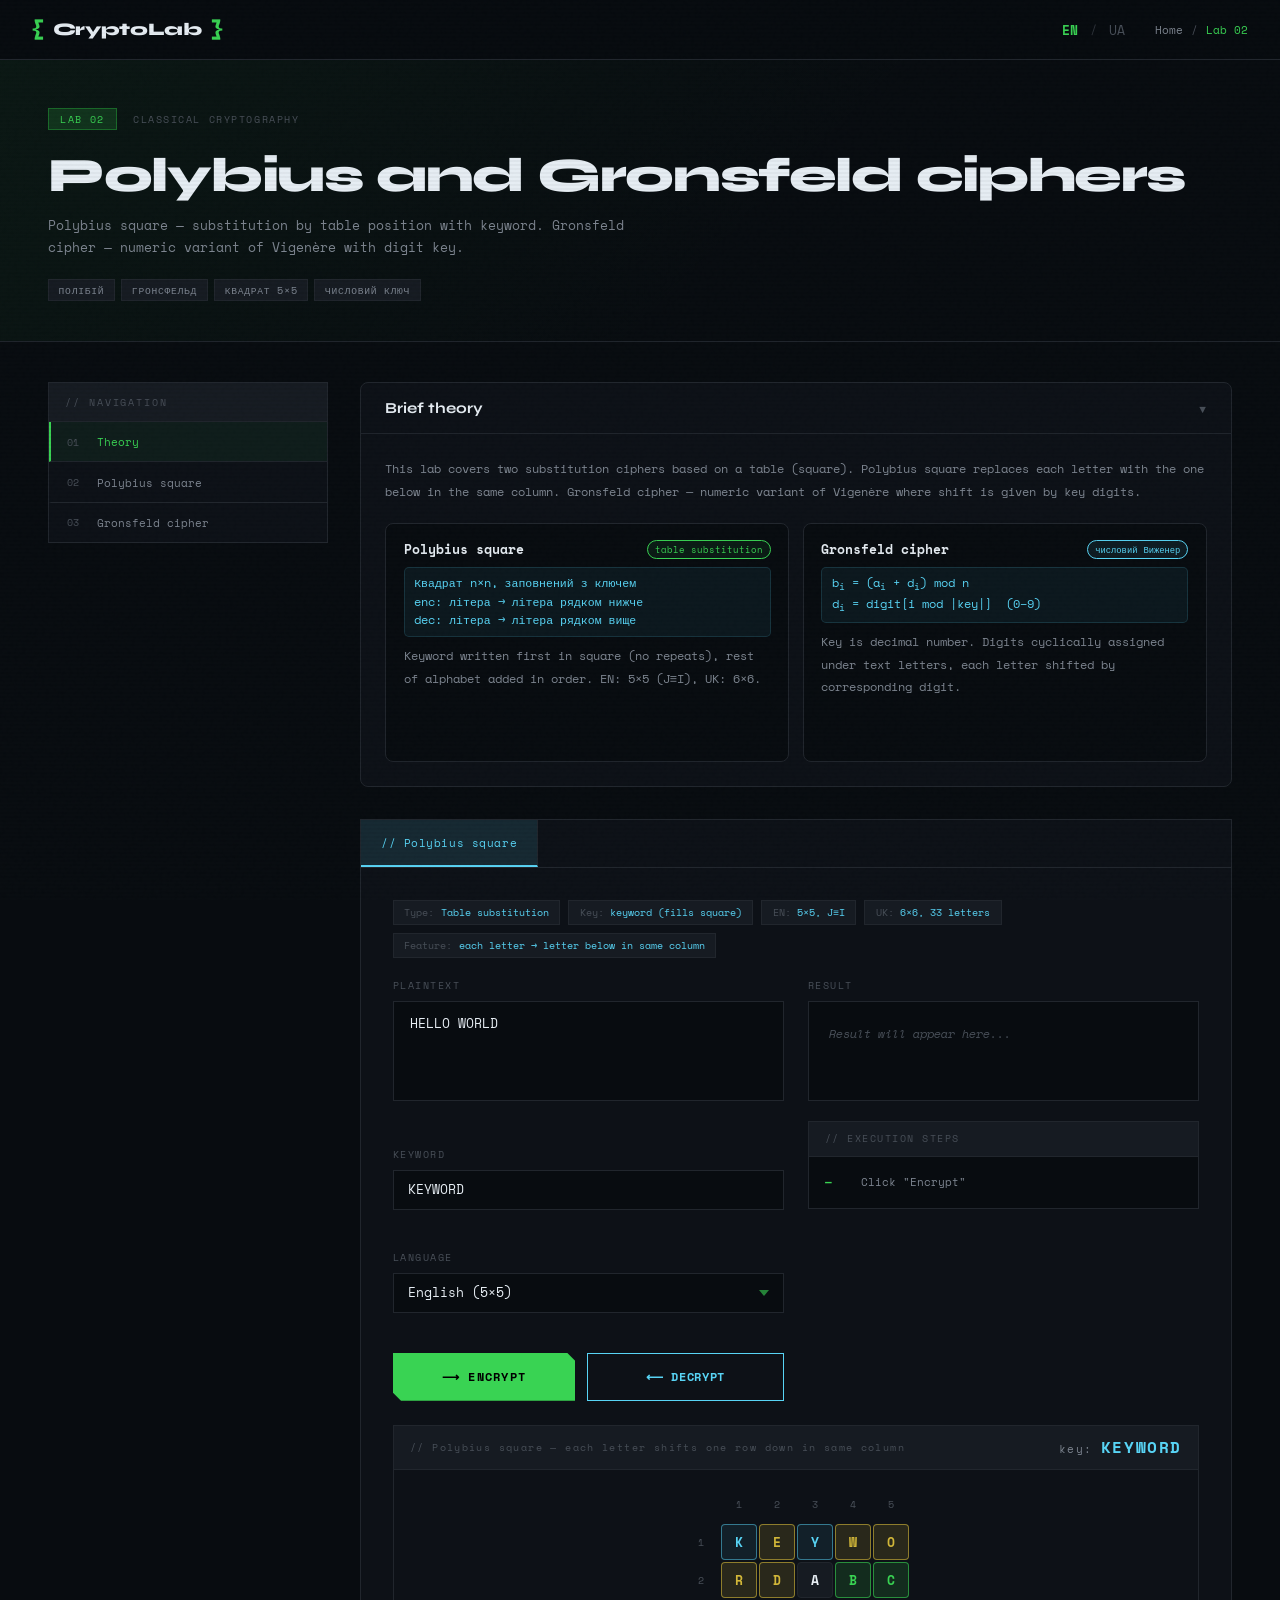
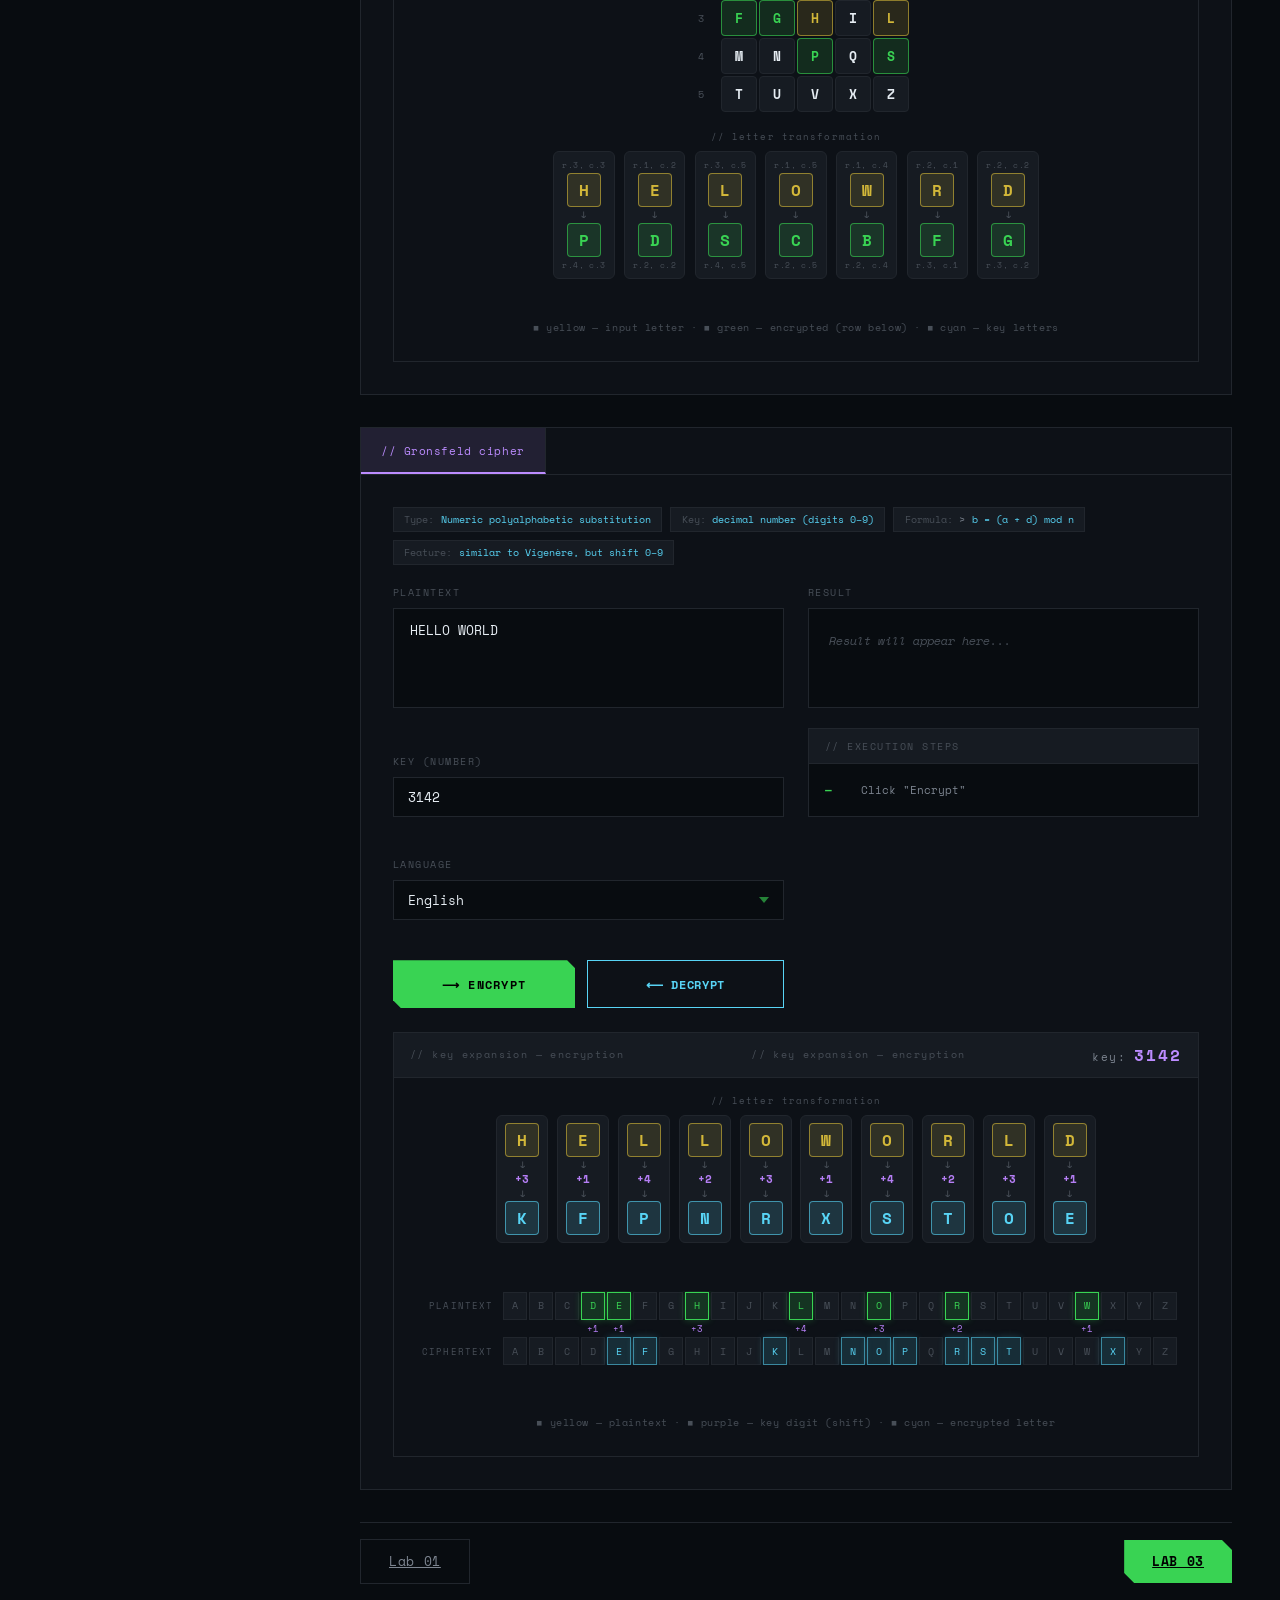
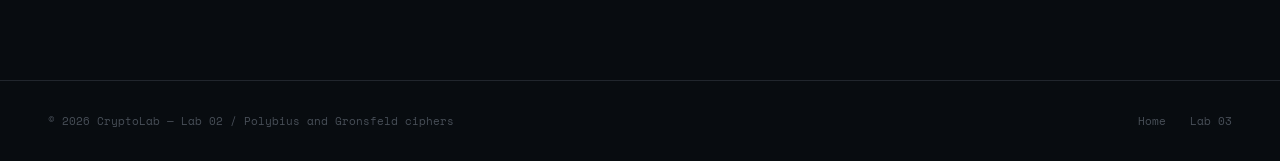
<file: labs/lab02.html>
<!doctype html>
<html lang="en">
  <head>
    <meta charset="UTF-8" />
    <meta name="viewport" content="width=device-width, initial-scale=1.0" />
    <title>Lab 02 — Polybius and Gronsfeld ciphers | CryptoLab</title>
    <link
      href="https://fonts.googleapis.com/css2?family=Space+Mono:ital,wght@0,400;0,700;1,400&family=Syne:wght@400;600;700;800&display=swap"
      rel="stylesheet"
    />
    <link rel="stylesheet" href="../css/styles.css" />
  </head>
  <body>
    <header>
      <a href="../index.html" class="logo">
        <span class="logo-bracket">{</span
        ><span class="logo-text">CryptoLab</span
        ><span class="logo-bracket">}</span>
      </a>
      <div style="display:flex;align-items:center;gap:1.5rem;">
        <div class="lang-switcher">
          <button class="lang-btn" data-lang="en" aria-label="English">EN</button>
          <span class="lang-sep">/</span>
          <button class="lang-btn" data-lang="uk" aria-label="Українська">UA</button>
        </div>
        <div class="breadcrumb">
          <a href="../index.html" data-i18n="home">Home</a>
          <span class="breadcrumb-sep">/</span>
          <span class="breadcrumb-current" data-i18n="lab02Label">Lab 02</span>
        </div>
      </div>
    </header>

    <div class="lab-page">
      <!-- LAB HERO -->
      <div class="lab-hero">
        <div class="lab-hero-inner">
          <div class="lab-hero-meta">
            <span class="lab-index-badge" data-i18n="labNum02">LAB 02</span>
            <span style="font-size: 0.65rem; color: var(--text-dim); letter-spacing: 0.15em;" data-i18n="lab02Meta">CLASSICAL CRYPTOGRAPHY</span>
          </div>
          <h1 class="lab-hero-title" data-i18n="lab02HeroTitle">Polybius and Gronsfeld ciphers</h1>
          <p class="lab-hero-sub" data-i18n="lab02HeroSub">Polybius square — substitution by table position with keyword. Gronsfeld cipher — numeric variant of Vigenère with digit key.</p>
          <div class="lab-hero-chips">
            <span class="tag">Полібій</span>
            <span class="tag">Гронсфельд</span>
            <span class="tag">Квадрат 5×5</span>
            <span class="tag">Числовий ключ</span>
          </div>
        </div>
      </div>

      <!-- CONTENT -->
      <div class="lab-content">
        <div class="lab-layout">
          <!-- SIDEBAR -->
          <aside class="lab-sidebar">
            <nav class="sidebar-nav">
              <div class="sidebar-nav-title" data-i18n="labNav">// navigation</div>
              <div class="sidebar-nav-item active" data-section="theory">
                <span class="sidebar-nav-num">01</span> <span data-i18n="labTheory">Theory</span>
              </div>
              <div class="sidebar-nav-item" data-section="polybius">
                <span class="sidebar-nav-num">02</span> <span data-i18n="lab02NavPolybius">Polybius square</span>
              </div>
              <div class="sidebar-nav-item" data-section="gronsfeld">
                <span class="sidebar-nav-num">03</span> <span data-i18n="lab02NavGronsfeld">Gronsfeld cipher</span>
              </div>
            </nav>
          </aside>

          <!-- MAIN -->
          <main>
            <!-- ── THEORY ──────────────────────────────────────── -->
            <section id="theory">
              <div class="theory-block">
                <div class="theory-header">
                  <span class="theory-title" data-i18n="lab02TheoryTitle">Brief theory</span>
                  <span class="theory-toggle">▼</span>
                </div>
                <div class="theory-body open">
                  <div class="theory-body-inner">
                    <p data-i18n="lab02TheoryBody">This lab covers two substitution ciphers based on a table (square). Polybius square replaces each letter with the one below in the same column. Gronsfeld cipher — numeric variant of Vigenère where shift is given by key digits.</p>

                    <div class="algo-cards">
                      <!-- Polybius -->
                      <div class="algo-card" data-target="polybius">
                        <div class="algo-card-head">
                          <span class="algo-card-name" data-i18n="lab02PolybiusName">Polybius square</span>
                          <span class="algo-card-badge badge-sub" data-i18n="lab02PolybiusBadge">table substitution</span>
                        </div>
                        <div class="algo-card-formula">
                          Квадрат n×n, заповнений з ключем<br />
                          enc: літера → літера рядком нижче<br />
                          dec: літера → літера рядком вище
                        </div>
                        <p class="algo-card-desc" data-i18n="lab02PolybiusDesc">Keyword written first in square (no repeats), rest of alphabet added in order. EN: 5×5 (J≡I), UK: 6×6.</p>
                        <span class="algo-card-goto" data-i18n="lab01Goto">go to section ↓</span>
                      </div>

                      <!-- Gronsfeld -->
                      <div class="algo-card" data-target="gronsfeld">
                        <div class="algo-card-head">
                          <span class="algo-card-name" data-i18n="lab02GronsfeldName">Gronsfeld cipher</span>
                          <span class="algo-card-badge badge-poly"
                            >числовий Виженер</span
                          >
                        </div>
                        <div class="algo-card-formula">
                          b<sub>i</sub> = (a<sub>i</sub> + d<sub>i</sub>) mod
                          n<br />
                          d<sub>i</sub> = digit[i mod |key|] &nbsp;(0–9)
                        </div>
                        <p class="algo-card-desc" data-i18n="lab02GronsfeldDesc">Key is decimal number. Digits cyclically assigned under text letters, each letter shifted by corresponding digit.</p>
                        <span class="algo-card-goto" data-i18n="lab01Goto">go to section ↓</span>
                      </div>
                    </div>
                  </div>
                </div>
              </div>
            </section>

            <!-- ── POLYBIUS ─────────────────────────────────────── -->
            <section id="polybius">
              <div class="cipher-workspace" style="margin-bottom: 2rem">
                <div class="workspace-tabs">
                  <div
                    class="workspace-tab active"
                    style="
                      cursor: default;
                      color: var(--cyan);
                      border-bottom-color: var(--cyan);
                      background: var(--cyan-dim, rgba(88, 212, 245, 0.08));
                    "
                  >
                    <span data-i18n="lab02SecPolybius">// Polybius square</span>
                  </div>
                </div>
                <div class="workspace-panel active" style="display: block">
                  <div class="info-chips">
                    <div class="info-chip">
                      <span class="chip-label" data-i18n="lab01ChipType">Type:</span>
                      <span class="chip-val" data-i18n="lab02ValTable">Table substitution</span>
                    </div>
                    <div class="info-chip">
                      <span class="chip-label" data-i18n="lab01ChipKey">Key:</span>
                      <span class="chip-val" data-i18n="lab02ValKeyWord">keyword (fills square)</span>
                    </div>
                    <div class="info-chip">
                      <span class="chip-label">EN:</span
                      ><span class="chip-val">5×5, J≡I</span>
                    </div>
                    <div class="info-chip">
                      <span class="chip-label">UK:</span
                      ><span class="chip-val" data-i18n="lab02ValTable66">6×6, 33 letters</span>
                    </div>
                    <div class="info-chip">
                      <span class="chip-label" data-i18n="lab01ChipFeature">Feature:</span>
                      <span class="chip-val" data-i18n="lab02ValLetterBelow">each letter → letter below in same column</span>
                    </div>
                  </div>

                  <div class="workspace-grid">
                    <div class="workspace-col">
                      <div class="input-group">
                        <label class="input-label" data-i18n="plaintext">Plaintext</label>
                        <textarea
                          class="input-field"
                          id="poly-text"
                          data-i18n-placeholder="placeholderMsg"
                          style="resize: none; height: 100px; min-height: unset"
                        >
HELLO WORLD</textarea
                        >
                      </div>
                      <div class="input-group">
                        <label class="input-label" data-i18n="lab02Keyword">Keyword</label>
                        <input
                          class="input-field-sm"
                          id="poly-key"
                          value="KEYWORD"
                          data-i18n-placeholder="lab01PlaceholderKey"
                          style="height: 40px"
                        />
                      </div>
                      <div class="input-group">
                        <label class="input-label" data-i18n="lab02Lang">Language</label>
                        <select
                          class="input-field-sm"
                          id="poly-lang"
                          style="height: 40px"
                        >
                          <option value="en">English (5×5)</option>
                          <option value="uk">Українська (6×6)</option>
                        </select>
                      </div>
                      <div class="action-row">
                        <button
                          class="encrypt-btn"
                          style="flex: 1"
                          onclick="runPolybius(false)"
                        >
                          <span data-i18n="lab01BtnEncrypt">⟶ Encrypt</span>
                        </button>
                        <button
                          class="decrypt-btn"
                          style="flex: 1"
                          onclick="runPolybius(true)"
                        >
                          <span data-i18n="lab01BtnDecrypt">⟵ Decrypt</span>
                        </button>
                      </div>
                    </div>
                    <div class="workspace-col">
                      <div>
                        <label class="input-label" data-i18n="lab01Result">Result</label>
                        <div
                          class="result-box"
                          id="poly-output"
                          style="
                            height: 100px;
                            min-height: unset;
                            overflow-y: auto;
                            box-sizing: border-box;
                          "
                        >
                          <span class="result-empty"
                            data-i18n="placeholderResult">Result will appear here...</span
                          >
                        </div>
                      </div>
                      <div class="steps-log">
                        <div class="steps-log-header" data-i18n="lab01Steps">// execution steps</div>
                        <div class="steps-log-body" id="poly-steps">
                          <div class="log-line">
                            <span class="log-idx">—</span
                            ><span class="log-text"
                              data-i18n="lab01ClickEncrypt">Click "Encrypt"</span
                            >
                          </div>
                        </div>
                      </div>
                    </div>
                  </div>

                  <!-- POLYBIUS VISUALIZER -->
                  <div
                    class="caesar-vis"
                    id="poly-vis"
                    style="margin-top: 1.5rem"
                  >
                    <div class="cvis-header">
                      <span data-i18n="lab02PolybiusCvis">// Polybius square — each letter shifts one row down in same column</span>
                      <span class="cvis-shift-pill"
                        ><span data-i18n="lab01VigenereKey">key:</span>
                        <strong
                          id="poly-key-disp"
                          style="color: var(--cyan); letter-spacing: 0.1em"
                          >KEYWORD</strong
                        ></span
                      >
                    </div>
                    <div
                      class="cvis-body"
          style="
            display: flex;
                        flex-direction: column;
            align-items: center;
                        gap: 1.1rem;
                      "
                    >
                      <div
                        id="poly-vis-content"
                        style="display: flex; justify-content: center"
                      ></div>
                      <div id="poly-maps-content"></div>
                      <div class="cvis-hint">
                        <span data-i18n="lab02PolybiusHint">■ yellow — input letter  ·  ■ green — encrypted (row below)  ·  ■ cyan — key letters</span>
                      </div>
                    </div>
                  </div>
                </div>
              </div>
            </section>

            <!-- ── GRONSFELD ────────────────────────────────────── -->
            <section id="gronsfeld">
              <div class="cipher-workspace" style="margin-bottom: 2rem">
                <div class="workspace-tabs">
                  <div
                    class="workspace-tab active"
                    style="
                      cursor: default;
                      color: var(--purple);
                      border-bottom-color: var(--purple);
                      background: var(--purple-dim);
                    "
                  >
                    <span data-i18n="lab02SecGronsfeld">// Gronsfeld cipher</span>
                  </div>
                </div>
                <div class="workspace-panel active" style="display: block">
                  <div class="info-chips">
                    <div class="info-chip">
                      <span class="chip-label" data-i18n="lab01ChipType">Type:</span>
                      <span class="chip-val" data-i18n="lab02ValNumeric">Numeric polyalphabetic substitution</span>
                    </div>
                    <div class="info-chip">
                      <span class="chip-label" data-i18n="lab01ChipKey">Key:</span>
                      <span class="chip-val" data-i18n="lab02ValDecimal">decimal number (digits 0–9)</span>
                    </div>
                    <div class="info-chip">
                      <span class="chip-label" data-i18n="lab01ChipFormula">Formula:</span>
                      ><span class="chip-val">b = (a + d) mod n</span>
                    </div>
                    <div class="info-chip">
                      <span class="chip-label" data-i18n="lab01ChipFeature">Feature:</span>
                      <span class="chip-val" data-i18n="lab02ValLikeVigenere">similar to Vigenère, but shift 0–9</span>
                    </div>
                  </div>

                  <div class="workspace-grid">
                    <div class="workspace-col">
                      <div class="input-group">
                        <label class="input-label" data-i18n="plaintext">Plaintext</label>
                        <textarea
                          class="input-field"
                          id="gron-text"
                          data-i18n-placeholder="placeholderMsg"
                          style="resize: none; height: 100px; min-height: unset"
                        >
HELLO WORLD</textarea
                        >
                      </div>
                      <div class="input-group">
                        <label class="input-label" data-i18n="lab02KeyNum">Key (number)</label>
                        <input
                          class="input-field-sm"
                          id="gron-key"
                          value="3142"
                          data-i18n-placeholder="lab01PlaceholderKey"
                          style="height: 40px"
                          type="text"
                          inputmode="numeric"
                        />
                      </div>
                      <div class="input-group">
                        <label class="input-label" data-i18n="lab02Lang">Language</label>
                        <select
                          class="input-field-sm"
                          id="gron-lang"
                          style="height: 40px"
                        >
                          <option value="en">English</option>
                          <option value="uk">Українська</option>
                        </select>
                      </div>
                      <div class="action-row">
                        <button
                          class="encrypt-btn"
                          style="flex: 1"
                          onclick="runGronsfeld(false)"
                        >
                          <span data-i18n="lab01BtnEncrypt">⟶ Encrypt</span>
                        </button>
                        <button
                          class="decrypt-btn"
                          style="flex: 1"
                          onclick="runGronsfeld(true)"
                        >
                          <span data-i18n="lab01BtnDecrypt">⟵ Decrypt</span>
                        </button>
                      </div>
                    </div>
                    <div class="workspace-col">
                      <div>
                        <label class="input-label" data-i18n="lab01Result">Result</label>
                        <div
                          class="result-box"
                          id="gron-output"
                          style="
                            height: 100px;
                            min-height: unset;
                            overflow-y: auto;
                            box-sizing: border-box;
                          "
                        >
                          <span class="result-empty"
                            data-i18n="placeholderResult">Result will appear here...</span
                          >
                        </div>
                      </div>
                      <div class="steps-log">
                        <div class="steps-log-header" data-i18n="lab01Steps">// execution steps</div>
                        <div class="steps-log-body" id="gron-steps">
                          <div class="log-line">
                            <span class="log-idx">—</span
                            ><span class="log-text"
                              data-i18n="lab01ClickEncrypt">Click "Encrypt"</span
                            >
                          </div>
                        </div>
                      </div>
                    </div>
                  </div>

                  <!-- GRONSFELD VISUALIZER -->
                  <div
                    class="caesar-vis"
                    id="gron-vis"
                    style="margin-top: 1.5rem"
                  >
                    <div class="cvis-header">
                      <span data-i18n="lab02GronsfeldCvis">// key expansion — encryption</span>
                      <span class="cvis-shift-pill"><span data-i18n="lab01VigenereKey">key:</span>
                        <strong
                          id="gron-key-disp"
                          style="color: var(--purple); letter-spacing: 0.12em"
                          >3142</strong
                        ></span
                      >
                    </div>
                    <div
                      class="cvis-body"
            style="
                        display: flex;
                        flex-direction: column;
                        align-items: center;
                      "
                    >
                      <div id="gron-vis-content"></div>
                    </div>
                  </div>
                </div>
          </div>
            </section>

            <!-- NAV BETWEEN LABS -->
            <div
            style="
                display: flex;
                justify-content: space-between;
                align-items: center;
                padding-top: 1rem;
                border-top: 1px solid var(--border);
              "
            >
            <a href="lab01.html" class="btn-secondary" data-i18n="lab01Link">← Lab 01</a>
              <a href="lab03.html" class="btn-primary" data-i18n="lab03Link">Lab 03 →</a>
          </div>
          </main>
        </div>
      </div>
    </div>

    <footer>
      <span data-i18n="lab02Footer">© 2026 CryptoLab — Lab 02 / Polybius and Gronsfeld ciphers</span>
      <div class="footer-links">
        <a href="../index.html" class="footer-link" data-i18n="home">← Home</a>
        <a href="lab03.html" class="footer-link" data-i18n="lab03Link">Lab 03 →</a>
      </div>
    </footer>

    <script src="../js/i18n.js"></script>
    <script>
      document.addEventListener('DOMContentLoaded', function() {
        var lang = window.CL && window.CL.i18n ? window.CL.i18n.getLang() : 'en';
        document.querySelectorAll('.lang-btn').forEach(function(btn) {
          btn.classList.toggle('active', btn.dataset.lang === lang);
          btn.addEventListener('click', function() {
            var l = this.dataset.lang;
            if (window.CL && window.CL.i18n) window.CL.i18n.setLang(l);
            document.querySelectorAll('.lang-btn').forEach(function(b) { b.classList.toggle('active', b.dataset.lang === l); });
          });
        });
      });
    </script>
    <script src="../js/common.js"></script>
    <script src="../js/ciphers/polybius.js"></script>
    <script>
      function getVal(id) {
        return document.getElementById(id).value;
      }

      function displayResult(outputId, stepsId, data) {
        renderOutput(outputId, data.result);
        renderSteps(stepsId, data.steps);
      }

      /* ── Polybius ──────────────────────────────────────────── */
      function runPolybius(decrypt) {
        const text = getVal("poly-text");
        const key = getVal("poly-key");
        const lang = getVal("poly-lang");
        const data = CL.Polybius.run(text, key, decrypt, lang);
        displayResult("poly-output", "poly-steps", data);
        buildPolyVis();
      }

      function buildPolyVis() {
        const key = getVal("poly-key");
        const lang = getVal("poly-lang");
        const sq = CL.Polybius.buildSquare(key, lang);
        const sz = CL.Polybius.size(lang);
        const raw = getVal("poly-text").toUpperCase();
        const text = lang === "en" ? raw.replace(/J/g, "I") : raw;

        document.getElementById("poly-key-disp").textContent =
          key.toUpperCase() || "(без ключа)";

        // Key letters set
        const keyUpper = key
          .toUpperCase()
          .split("")
          .filter((c, i, a) => a.indexOf(c) === i && sq.includes(c));
        const keySet = new Set(keyUpper.slice(0, sz));

        // Active plain letters and their cipher targets
        const activePlain = new Set(
          text.split("").filter((c) => sq.includes(c)),
        );
        const plainToCipher = {};
        activePlain.forEach((ch) => {
          const idx = sq.indexOf(ch);
          if (idx === -1) return;
          const row = Math.floor(idx / sz);
          const col = idx % sz;
          plainToCipher[ch] = sq[((row + 1) % sz) * sz + col];
        });
        const activeCipher = new Set(Object.values(plainToCipher));

        // ── Grid ─────────────────────────────────────────────
        let html = `<div class="poly-grid-outer"><div class="poly-grid" style="grid-template-columns:repeat(${sz + 1},36px);">`;
        html += '<div class="poly-cell is-header"></div>';
        for (let c = 1; c <= sz; c++)
          html += `<div class="poly-cell is-header">${c}</div>`;
        for (let r = 0; r < sz; r++) {
          html += `<div class="poly-cell is-header">${r + 1}</div>`;
          for (let c = 0; c < sz; c++) {
            const letter = sq[r * sz + c];
            let cls = "";
            if (activePlain.has(letter)) cls = " hi-plain";
            else if (activeCipher.has(letter)) cls = " hi-cipher";
            else if (keySet.has(letter)) cls = " key-letter";
            html += `<div class="poly-cell${cls}">${letter}</div>`;
          }
        }
        html += "</div></div>";
        document.getElementById("poly-vis-content").innerHTML = html;

        // ── Mapping cards ─────────────────────────────────────
        const uniquePlain = [...activePlain].slice(0, 12); // max 12 cards
        if (uniquePlain.length === 0) {
          document.getElementById("poly-maps-content").innerHTML = "";
          return;
        }
        let mhtml = `<div style="font-size:0.58rem;color:var(--text-dim);letter-spacing:0.12em;text-align:center;margin-bottom:0.5rem;">${CL.i18n.t('lab02LetterTransform')}</div>`;
        mhtml += `<div class="poly-maps">`;
        uniquePlain.forEach((ch) => {
          const ci = sq.indexOf(ch);
          const pr = Math.floor(ci / sz) + 1;
          const pc = (ci % sz) + 1;
          const enc = plainToCipher[ch];
          const ei = sq.indexOf(enc);
          const er = Math.floor(ei / sz) + 1;
          const ec = (ei % sz) + 1;
          mhtml += `<div class="poly-map-card">
            <div class="poly-map-coord">${CL.i18n.t('lab02Row')}${pr},&nbsp;${CL.i18n.t('lab02Col')}${pc}</div>
            <div class="poly-map-letter plain">${ch}</div>
            <div class="poly-map-arrow">↓</div>
            <div class="poly-map-letter cipher">${enc}</div>
            <div class="poly-map-coord">${CL.i18n.t('lab02Row')}${er},&nbsp;${CL.i18n.t('lab02Col')}${ec}</div>
          </div>`;
        });
        mhtml += `</div>`;
        document.getElementById("poly-maps-content").innerHTML = mhtml;
      }

      /* ── Gronsfeld ─────────────────────────────────────────── */
      let _gronDecrypt = false;

      function runGronsfeld(decrypt) {
        _gronDecrypt = decrypt;
        const text = getVal("gron-text");
        const key = getVal("gron-key");
        const lang = getVal("gron-lang");
        const data = CL.Gronsfeld.run(text, key, decrypt, lang);
        displayResult("gron-output", "gron-steps", data);
        buildGronVis();
      }

      function buildGronVis() {
        const alpha =
          getVal("gron-lang") === "uk"
            ? "АБВГҐДЕЄЖЗИІЇЙКЛМНОПРСТУФХЦЧШЩЬЮЯ"
            : "ABCDEFGHIJKLMNOPQRSTUVWXYZ";
        const n = alpha.length;
        const text = getVal("gron-text").toUpperCase();
        const digits = String(getVal("gron-key")).replace(/\D/g, "") || "0";
        const decrypt = _gronDecrypt;

        document.getElementById("gron-key-disp").textContent = digits;

        const hdr = document.querySelector("#gron-vis .cvis-header");
        if (hdr)
          hdr.childNodes[0].textContent = decrypt
            ? CL.i18n.t('lab02GronsfeldCvisDec') + " "
            : CL.i18n.t('lab02GronsfeldCvis') + " ";

        // Build pairs (up to 20 alpha chars)
        const pairs = [];
        let ki = 0;
        for (const ch of text) {
          const ai = alpha.indexOf(ch);
          if (ai === -1) continue;
          const shift = parseInt(digits[ki % digits.length]);
          const ci = mod(decrypt ? ai - shift : ai + shift, n);
          pairs.push({
            plain: ch,
            digit: digits[ki % digits.length],
            cipher: alpha[ci],
            ai,
            ci,
            shift,
          });
          ki++;
          if (pairs.length >= 20) break;
        }

        if (!pairs.length) {
          document.getElementById("gron-vis-content").innerHTML =
            '<div style="color:var(--text-dim);font-size:0.75rem;">' + CL.i18n.t('lab02EnterText') + '</div>';
          return;
        }

        // ── Shift cards ──────────────────────────────────────
        const sign = decrypt ? "−" : "+";
        let html = `<div style="font-size:0.58rem;color:var(--text-dim);letter-spacing:0.12em;text-align:center;margin-bottom:0.5rem;">${CL.i18n.t('lab02LetterTransform')}</div>`;
        html += '<div class="gron-cards">';
        pairs.forEach((p) => {
          html += `<div class="gron-card">
            <div class="gron-card-letter plain">${p.plain}</div>
            <div class="gron-card-arrow">↓</div>
            <div class="gron-card-shift">${sign}${p.digit}</div>
            <div class="gron-card-arrow">↓</div>
            <div class="gron-card-letter cipher">${p.cipher}</div>
          </div>`;
        });
        html += "</div>";

        // ── Alphabet strip (Caesar-style) ─────────────────────
        // Unique plain letters and first-seen shift per letter
        const plainSet = new Set();
        const cipherSet = new Set();
        const shiftMap = {};
        pairs.forEach((p) => {
          plainSet.add(p.plain);
          cipherSet.add(p.cipher);
          if (!(p.plain in shiftMap)) shiftMap[p.plain] = p.digit;
        });

        html += '<div class="gron-vis-wrap" style="margin-top:3rem;">';
        html +=
          '<div style="display:inline-flex;flex-direction:column;gap:2px;">';

        // Row 1 — plain alphabet
        html +=
          '<div class="cvis-strip"><span class="cvis-lbl">' + CL.i18n.t('lab01CvisPlain') + '</span><div class="cvis-row">';
        for (const ch of alpha)
          html += `<span class="cvis-cell${plainSet.has(ch) ? " hi-plain" : ""}">${ch}</span>`;
        html += "</div></div>";

        // Row 2 — shift arrows
        html +=
          '<div class="cvis-mid"><span class="cvis-mid-spc"></span><div class="cvis-arrows">';
        for (const ch of alpha) {
          if (plainSet.has(ch))
            html += `<span class="cvis-arr" style="color:#b57ef5;font-size:0.58rem;">${sign}${shiftMap[ch]}</span>`;
          else html += '<span class="cvis-arr"> </span>';
        }
        html += "</div></div>";

        // Row 3 — cipher alphabet
        html +=
          '<div class="cvis-strip"><span class="cvis-lbl">' + CL.i18n.t('lab02CvisCiphertext') + '</span><div class="cvis-row">';
        for (const ch of alpha)
          html += `<span class="cvis-cell${cipherSet.has(ch) ? " hi-cipher" : ""}">${ch}</span>`;
        html += "</div></div>";

        html += "</div></div>";

        html +=
          '<div class="cvis-hint" style="margin-top:2.5rem;text-align:center;">';
        html += CL.i18n.t('lab02GronsfeldHint');
        html += "</div>";

        document.getElementById("gron-vis-content").innerHTML = html;
      }

      /* ── Init ──────────────────────────────────────────────── */
      document.addEventListener("DOMContentLoaded", () => {
        initScrollSpy(["theory", "polybius", "gronsfeld"]);

        buildPolyVis();
        document
          .getElementById("poly-text")
          .addEventListener("input", buildPolyVis);
        document
          .getElementById("poly-key")
          .addEventListener("input", buildPolyVis);
        document
          .getElementById("poly-lang")
          .addEventListener("change", buildPolyVis);

        buildGronVis();
        document
          .getElementById("gron-text")
          .addEventListener("input", buildGronVis);
        document
          .getElementById("gron-key")
          .addEventListener("input", buildGronVis);
        document
          .getElementById("gron-lang")
          .addEventListener("change", buildGronVis);
      });
    </script>
  </body>
</html>
</file>
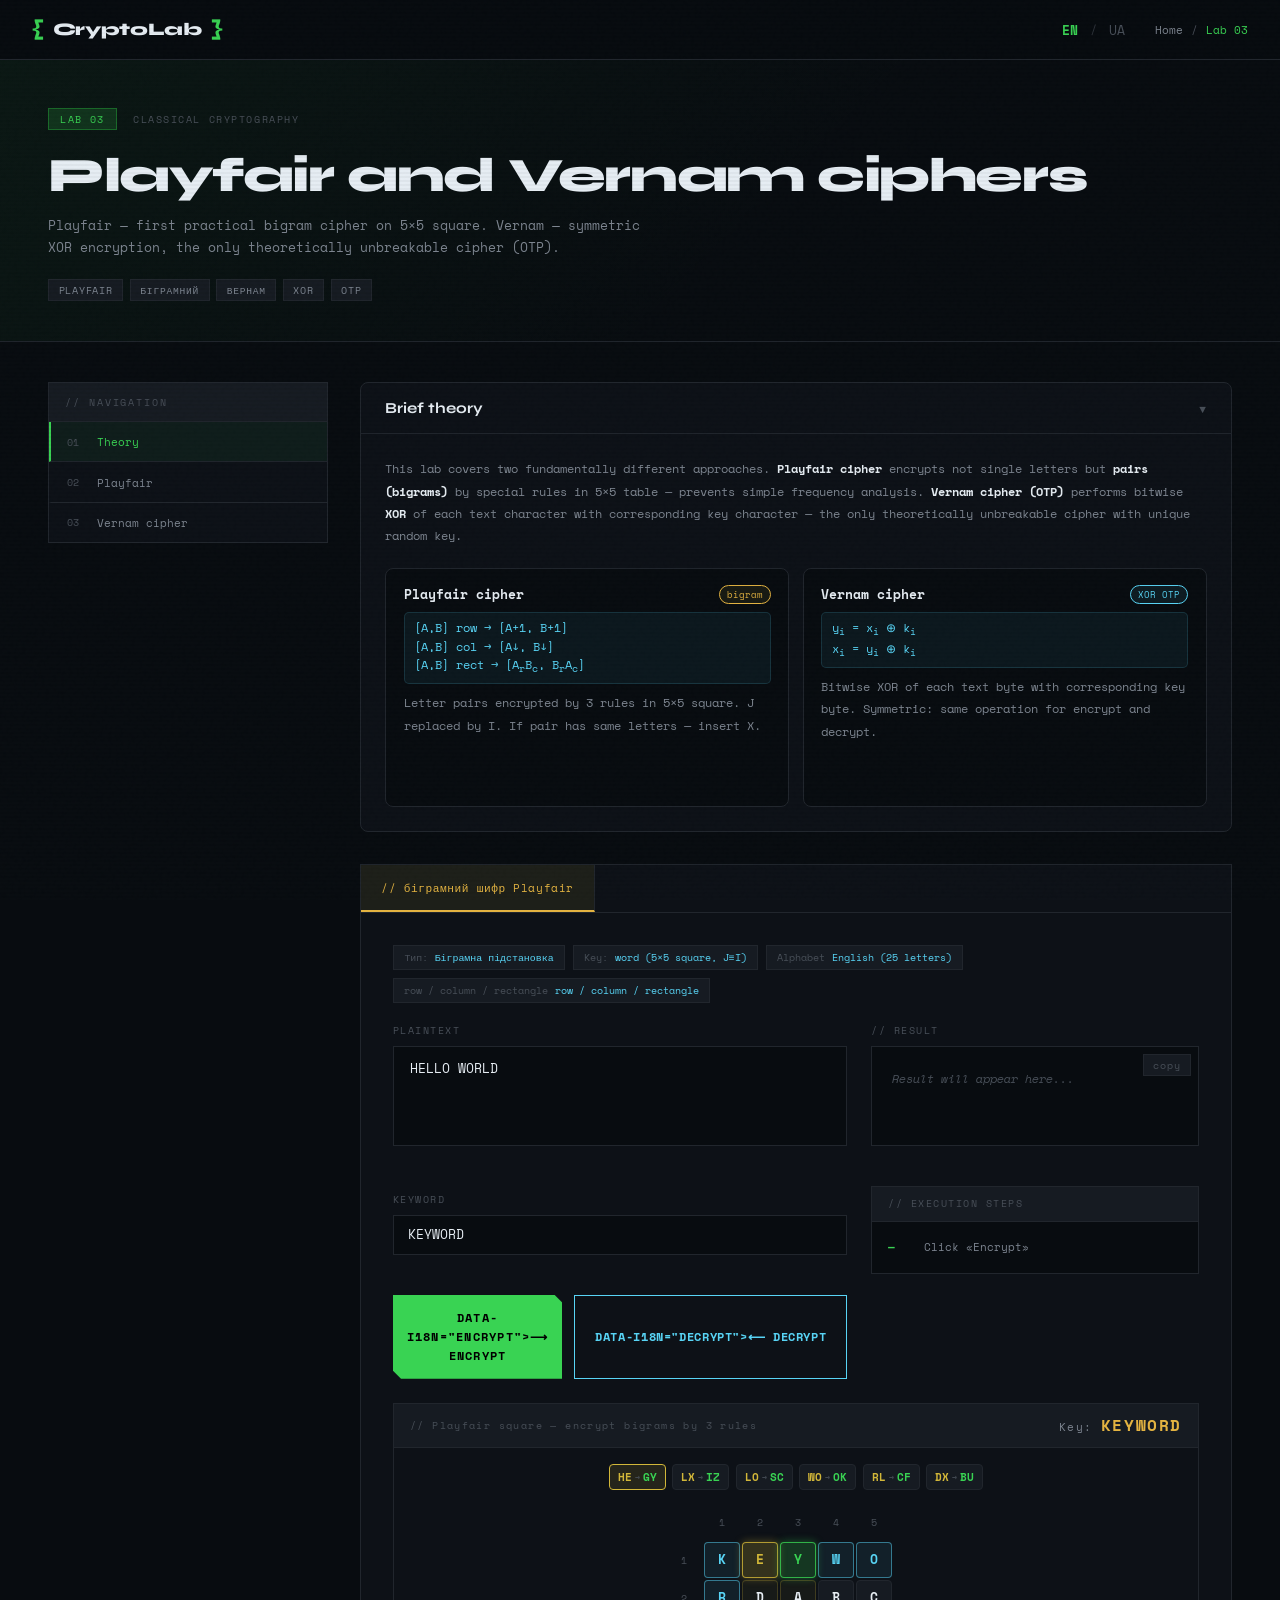
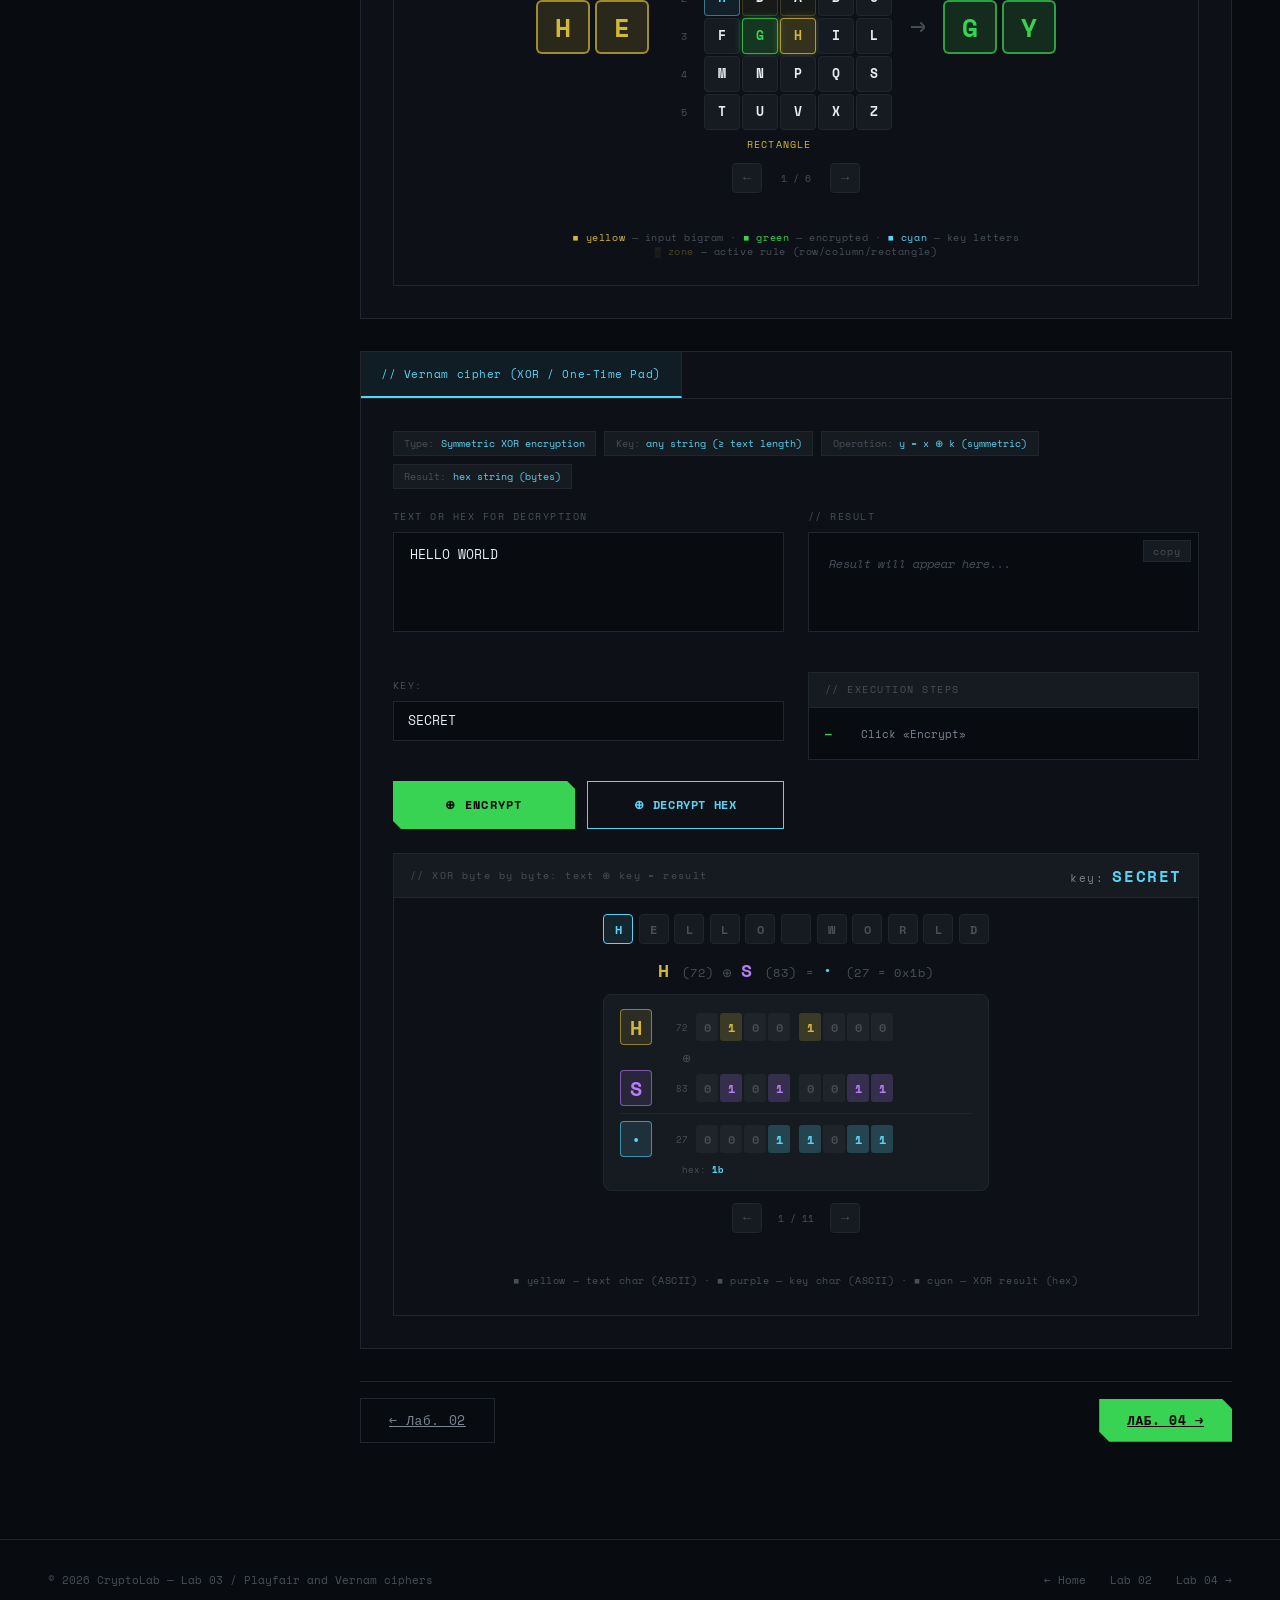
<file: labs/lab03.html>
<!doctype html>
<html lang="en">
  <head>
    <meta charset="UTF-8" />
    <meta name="viewport" content="width=device-width, initial-scale=1.0" />
    <title>Lab 03 — Playfair and Vernam ciphers | CryptoLab</title>
    <link
      href="https://fonts.googleapis.com/css2?family=Space+Mono:ital,wght@0,400;0,700;1,400&family=Syne:wght@400;600;700;800&display=swap"
      rel="stylesheet"
    />
    <link rel="stylesheet" href="../css/styles.css" />
  </head>
  <body>
    <header>
      <a href="../index.html" class="logo">
        <span class="logo-bracket">{</span
        ><span class="logo-text">CryptoLab</span
        ><span class="logo-bracket">}</span>
      </a>
      <div style="display:flex;align-items:center;gap:1.5rem;">
        <div class="lang-switcher">
          <button class="lang-btn" data-lang="en" aria-label="English">EN</button>
          <span class="lang-sep">/</span>
          <button class="lang-btn" data-lang="uk" aria-label="Українська">UA</button>
        </div>
        <div class="breadcrumb">
          <a href="../index.html" data-i18n="home">Home</a>
          <span class="breadcrumb-sep">/</span>
          <span class="breadcrumb-current" data-i18n="lab03Label">Lab 03</span>
        </div>
      </div>
    </header>

    <div class="lab-page">
      <!-- LAB HERO -->
      <div class="lab-hero">
        <div class="lab-hero-inner">
          <div class="lab-hero-meta">
            <span class="lab-index-badge" data-i18n="labNum03">LAB 03</span>
            <span style="font-size: 0.65rem; color: var(--text-dim); letter-spacing: 0.15em;" data-i18n="lab03Meta">CLASSICAL CRYPTOGRAPHY</span>
          </div>
          <h1 class="lab-hero-title" data-i18n="lab03HeroTitle">Playfair and Vernam ciphers</h1>
          <p class="lab-hero-sub" data-i18n="lab03HeroSub">Playfair — first practical bigram cipher on 5×5 square. Vernam — symmetric XOR encryption, the only theoretically unbreakable cipher (OTP).</p>
          <div class="lab-hero-chips">
            <span class="tag">Playfair</span>
            <span class="tag">Біграмний</span>
            <span class="tag">Вернам</span>
            <span class="tag">XOR</span>
            <span class="tag">OTP</span>
          </div>
        </div>
      </div>

      <!-- CONTENT -->
      <div class="lab-content">
        <div class="lab-layout">
          <!-- SIDEBAR -->
          <aside class="lab-sidebar">
            <nav class="sidebar-nav">
              <div class="sidebar-nav-title" data-i18n="labNav">// navigation</div>
              <div class="sidebar-nav-item active" data-section="theory">
                <span class="sidebar-nav-num">01</span> <span data-i18n="labTheory">Theory</span>
              </div>
              <div class="sidebar-nav-item" data-section="playfair">
                <span class="sidebar-nav-num">02</span> <span data-i18n="lab03NavPlayfair">Playfair</span>
              </div>
              <div class="sidebar-nav-item" data-section="vernam">
                <span class="sidebar-nav-num">03</span> <span data-i18n="lab03NavVernam">Vernam cipher</span>
              </div>
            </nav>
          </aside>

          <!-- MAIN -->
          <main>
            <!-- ── THEORY ──────────────────────────────────────── -->
            <section id="theory">
              <div class="theory-block">
                <div class="theory-header">
                  <span class="theory-title" data-i18n="lab03TheoryTitle">Brief theory</span>
                  <span class="theory-toggle">▼</span>
                </div>
                <div class="theory-body open">
                  <div class="theory-body-inner">
                    <div data-i18n-html="lab03TheoryBodyHtml"></div>

                    <div class="algo-cards">
                      <!-- Playfair -->
                      <div class="algo-card" data-target="playfair">
                        <div class="algo-card-head">
                          <span class="algo-card-name" data-i18n="lab03PlayfairName">Playfair cipher</span>
                          <span class="algo-card-badge badge-bigram" data-i18n="lab03PlayfairBadge">bigram</span>
                        </div>
                        <div class="algo-card-formula">
                          [A,B] row → [A+1, B+1]<br />
                          [A,B] col → [A↓, B↓]<br />
                          [A,B] rect → [A<sub>r</sub>B<sub>c</sub>, B<sub>r</sub>A<sub>c</sub>]
                        </div>
                        <p class="algo-card-desc" data-i18n="lab03PlayfairDesc">Letter pairs encrypted by 3 rules in 5×5 square. J replaced by I. If pair has same letters — insert X.</p>
                        <span class="algo-card-goto" data-i18n="lab01Goto">go to section ↓</span>
                      </div>

                      <!-- Vernam -->
                      <div class="algo-card" data-target="vernam">
                        <div class="algo-card-head">
                          <span class="algo-card-name" data-i18n="lab03VernamName">Vernam cipher</span>
                          <span class="algo-card-badge badge-poly" data-i18n="lab03VernamBadge">XOR OTP</span>
                        </div>
                        <div class="algo-card-formula">
                          y<sub>i</sub> = x<sub>i</sub> ⊕ k<sub>i</sub><br />
                          x<sub>i</sub> = y<sub>i</sub> ⊕ k<sub>i</sub>
                        </div>
                        <p class="algo-card-desc" data-i18n="lab03VernamDesc">Bitwise XOR of each text byte with corresponding key byte. Symmetric: same operation for encrypt and decrypt.</p>
                        <span class="algo-card-goto" data-i18n="lab01Goto">go to section ↓</span>
                      </div>
                    </div>
                  </div>
                </div>
              </div>
            </section>

            <!-- ── PLAYFAIR ─────────────────────────────────────── -->
            <section id="playfair">
              <div class="cipher-workspace" style="margin-bottom: 2rem">
                <div class="workspace-tabs">
                  <div
                    class="workspace-tab active"
                    style="
                      cursor: default;
                      color: var(--yellow);
                      border-bottom-color: var(--yellow);
                      background: rgba(210, 183, 57, 0.08);
                    "
                  >
                    // біграмний шифр Playfair
                  </div>
                </div>
                <div class="workspace-panel active" style="display: block">
                  <div class="info-chips">
                    <div class="info-chip">
                      <span class="chip-label">Тип:</span
                      ><span class="chip-val">Біграмна підстановка</span>
                    </div>
                    <div class="info-chip">
                      <span class="chip-label" data-i18n="lab01ChipKey">Key:</span>
                      <span class="chip-val" data-i18n="lab03ValWord">word (5×5 square, J≡I)</span>
                    </div>
                    <div class="info-chip">
                      <span class="chip-label" data-i18n="lab03ChipAlphabet">Alphabet:</span>
                      <span class="chip-val" data-i18n="lab03ValEnAlphabet">English (25 letters)</span>
                    </div>
                    <div class="info-chip">
                      <span class="chip-label" data-i18n="lab03ValRules">Rules:</span>
                      <span class="chip-val" data-i18n="lab03ValRulesVal">row / column / rectangle</span>
                    </div>
                  </div>

                  <div class="workspace-grid">
                    <div class="workspace-col">
                      <div class="input-group">
                        <label class="input-label" data-i18n="plaintext">Plaintext</label>
                        <textarea
                          class="input-field"
                          id="pf-text"
                          data-i18n-placeholder="placeholderMsg"
                          placeholder="Enter message..."
                          style="resize: none; height: 100px; min-height: unset"
                        >
HELLO WORLD</textarea
                        >
                      </div>
                      <div class="input-group">
                        <label class="input-label" data-i18n="lab02Keyword">Keyword</label>
                        <input
                          class="input-field-sm"
                          id="pf-key"
                          value="KEYWORD"
                          data-i18n-placeholder="lab01PlaceholderKey"
                          placeholder="e.g. SECRET"
                          style="height: 40px"
                        />
                      </div>
                      <div class="action-row">
                        <button
                          class="encrypt-btn"
                          style="flex: 1"
                          onclick="runPlayfair(false)"
                        >
                          data-i18n="encrypt">⟶ Encrypt</button>
                        <button
                          class="decrypt-btn"
                          style="flex: 1"
                          onclick="runPlayfair(true)"
                        >
                          data-i18n="decrypt">⟵ Decrypt</button>
                      </div>
                    </div>
                    <div class="workspace-col">
                      <div class="input-group">
                        <label class="input-label" data-i18n="resultTag">Result</label>
                        <div style="position:relative;">
                          <div
                            class="result-box"
                            id="pf-output"
                            style="height:100px;min-height:unset;overflow-y:auto;box-sizing:border-box;"
                          >
                            <span class="result-empty" data-i18n="resultEmpty">Result will appear here...</span>
                          </div>
                          <button class="copy-btn" onclick="copyResult('pf-output', this)">copy</button>
                        </div>
                        <div id="pf-clean-hint" style="display:none;margin-top:0.5rem;padding:0.5rem 0.75rem;background:rgba(210,183,57,0.07);border:1px solid rgba(210,183,57,0.3);border-radius:4px;font-size:0.62rem;color:var(--text-dim);line-height:1.6;">
                          <span style="color:#d2b739;letter-spacing:0.08em;" data-i18n="lab03PfPaddingRemoved">// padding X removed</span><br>
                          <span data-i18n-html="lab03PfPaddingDesc">Playfair inserts X between same letters and at end — after decryption remove manually.</span><br>
                          <span style="color:var(--text-muted);" data-i18n="lab03PfCleanedText">Cleaned text:</span>
                          <strong class="pf-clean-text" style="color:#d2b739;letter-spacing:0.08em;margin-left:0.3rem;"></strong>
                        </div>
                      </div>
                      <div class="steps-log">
                        <div class="steps-log-header" data-i18n="lab03StepsHeader">// execution steps</div>
                        <div class="steps-log-body" id="pf-steps">
                          <div class="log-line">
                            <span class="log-idx">—</span
                            ><span class="log-text" data-i18n="lab03ClickEnc"
                              >Click «Encrypt»</span
                            >
                          </div>
                        </div>
                      </div>
                    </div>
                  </div>

                  <!-- PLAYFAIR VISUALIZER -->
                  <div
                    class="caesar-vis"
                    id="pf-vis"
                    style="margin-top: 1.5rem"
                  >
                    <div class="cvis-header">
                      <span data-i18n="lab03PlayfairCvis">// Playfair square — encrypt bigrams by 3 rules</span>
                      <span class="cvis-shift-pill"><span data-i18n="lab01ChipKey">Key:</span>
                        <strong
                          id="pf-key-disp"
                          style="color: var(--yellow); letter-spacing: 0.1em"
                          >KEYWORD</strong
                        ></span
                      >
                    </div>
                    <div
                      class="cvis-body"
          style="
            display: flex;
                        flex-direction: column;
            align-items: center;
                        gap: 0.85rem;
                      "
                    >
                      <div id="pf-vis-content" style="width: 100%"></div>
                      <div class="cvis-hint" data-i18n-html="lab03PlayfairHintFull">
                        <span style="color: #d2b739">■ yellow</span> — input bigram  ·  <span style="color: #39d353">■ green</span> — encrypted  ·  <span style="color: var(--cyan)">■ cyan</span> — key letters<br><span style="color: rgba(210, 183, 57, 0.3)">▒ zone</span> — active rule (row/column/rectangle)
                      </div>
                    </div>
                  </div>
                </div>
              </div>
            </section>

            <!-- ── VERNAM ───────────────────────────────────────── -->
            <section id="vernam">
              <div class="cipher-workspace" style="margin-bottom: 2rem">
                <div class="workspace-tabs">
                  <div
                    class="workspace-tab active"
                    style="
                      cursor: default;
                      color: var(--cyan);
                      border-bottom-color: var(--cyan);
                      background: rgba(88, 212, 245, 0.06);
                    "
                  >
                    <span data-i18n="lab03SecVernam">// Vernam cipher (XOR / One-Time Pad)</span>
                  </div>
                </div>
                <div class="workspace-panel active" style="display: block">
                  <div class="info-chips">
                    <div class="info-chip">
                      <span class="chip-label" data-i18n="lab01ChipType">Type:</span>
                      <span class="chip-val" data-i18n="lab03ValXor">Symmetric XOR encryption</span>
                    </div>
                    <div class="info-chip">
                      <span class="chip-label" data-i18n="lab01ChipKey">Key:</span>
                      <span class="chip-val" data-i18n="lab03ValAnyKey">any string (≥ text length)</span>
                    </div>
                    <div class="info-chip">
                      <span class="chip-label" data-i18n="lab03ValOp">Operation:</span>
                      <span class="chip-val" data-i18n="lab03ValOpVal">y = x ⊕ k (symmetric)</span>
                    </div>
                    <div class="info-chip">
                      <span class="chip-label" data-i18n="lab03ValResult">Result:</span>
                      <span class="chip-val" data-i18n="lab03ValHex">hex string (bytes)</span>
                    </div>
                  </div>

                  <div class="workspace-grid">
                    <div class="workspace-col">
                      <div class="input-group">
                        <label class="input-label" data-i18n="lab03TextOrHex">Text or hex for decryption</label>
                        <textarea
                          class="input-field"
                          id="vn-text"
                          data-i18n-placeholder="lab03PlaceholderText"
                          placeholder="Text or hex bytes separated by space..."
                          style="resize: none; height: 100px; min-height: unset"
                        >
HELLO WORLD</textarea
                        >
                      </div>
                      <div class="input-group">
                        <label class="input-label" data-i18n="lab01ChipKey">Key</label>
                        <input
                          class="input-field-sm"
                          id="vn-key"
                          value="SECRET"
                          data-i18n-placeholder="lab03PlaceholderKey"
                          placeholder="Key (any characters)"
                          style="height: 40px"
                        />
                      </div>
                      <div class="action-row">
                        <button
                          class="encrypt-btn"
                          style="flex: 1"
                          onclick="runVernam()"
                          data-i18n="lab03BtnXorEnc"
                        >⊕ Encrypt</button>
                        <button
                          class="decrypt-btn"
                          style="flex: 1"
                          onclick="runVernamDecrypt()"
                          data-i18n="lab03BtnXorDec"
                        >⊕ Decrypt hex</button>
                        </button>
                      </div>
                    </div>
                    <div class="workspace-col">
                      <div class="input-group">
                        <label class="input-label" data-i18n="resultTag">Result</label>
                        <div style="position:relative;">
                          <div
                            class="result-box"
                            id="vn-output"
                            style="height:100px;min-height:unset;overflow-y:auto;box-sizing:border-box;font-size:0.72rem;word-break:break-all;"
                          >
                            <span class="result-empty" data-i18n="resultEmpty">Result will appear here...</span>
                          </div>
                          <button class="copy-btn" onclick="copyResult('vn-output', this)">copy</button>
                        </div>
                      </div>
                      <div class="steps-log">
                        <div class="steps-log-header" data-i18n="lab03StepsHeader">// execution steps</div>
                        <div class="steps-log-body" id="vn-steps">
                          <div class="log-line">
                            <span class="log-idx">—</span
                            ><span class="log-text" data-i18n="lab03ClickEnc"
                              >Click «Encrypt»</span
                            >
                          </div>
                        </div>
                      </div>
                    </div>
                  </div>

                  <!-- VERNAM VISUALIZER -->
                  <div
                    class="caesar-vis"
                    id="vn-vis"
                    style="margin-top: 1.5rem"
                  >
                    <div class="cvis-header">
                      <span data-i18n="lab03VernamCvis">// XOR byte by byte: text ⊕ key = result</span>
                      <span class="cvis-shift-pill"><span data-i18n="lab01VigenereKey">key:</span>
                        <strong
                          id="vn-key-disp"
                          style="color: var(--cyan); letter-spacing: 0.1em"
                          >SECRET</strong
                        ></span
                      >
          </div>
          <div
                      class="cvis-body"
            style="
                        display: flex;
                        flex-direction: column;
                        align-items: center;
                        gap: 1.1rem;
                      "
                    >
                      <div id="vn-vis-content"></div>
                      <div class="cvis-hint" style="text-align: center" data-i18n="lab03VernamHint">
                        ■ yellow — text char (ASCII)  ·  ■ purple — key char (ASCII)  ·  ■ cyan — XOR result (hex)
                      </div>
                    </div>
                  </div>
                </div>
          </div>
            </section>

            <!-- NAV BETWEEN LABS -->
            <div
            style="
                display: flex;
                justify-content: space-between;
                align-items: center;
                padding-top: 1rem;
                border-top: 1px solid var(--border);
              "
            >
            <a href="lab02.html" class="btn-secondary">← Лаб. 02</a>
              <a href="lab04.html" class="btn-primary">Лаб. 04 →</a>
          </div>
          </main>
        </div>
      </div>
    </div>

    <footer>
      <span data-i18n="lab03Footer">© 2026 CryptoLab — Lab 03 / Playfair and Vernam ciphers</span>
      <div class="footer-links">
        <a href="../index.html" class="footer-link" data-i18n="footerHome">← Home</a>
        <a href="lab02.html" class="footer-link" data-i18n="lab02Link">Lab 02</a>
        <a href="lab04.html" class="footer-link" data-i18n="lab03NavNext">Lab 04 →</a>
      </div>
    </footer>

    <script src="../js/i18n.js"></script>
    <script>
      document.addEventListener('DOMContentLoaded', function() {
        var lang = window.CL && window.CL.i18n ? window.CL.i18n.getLang() : 'en';
        document.querySelectorAll('.lang-btn').forEach(function(btn) {
          btn.classList.toggle('active', btn.dataset.lang === lang);
          btn.addEventListener('click', function() {
            var l = this.dataset.lang;
            if (window.CL && window.CL.i18n) window.CL.i18n.setLang(l);
            document.querySelectorAll('.lang-btn').forEach(function(b) { b.classList.toggle('active', b.dataset.lang === l); });
          });
        });
      });
    </script>
    <script src="../js/common.js"></script>
    <script src="../js/ciphers/playfair.js"></script>
    <script>
      /* ── helpers ─────────────────────────────────────────── */
      function mod(a, n) { return ((a % n) + n) % n; }
      function getVal(id) { return (document.getElementById(id)?.value ?? '').trim(); }
      function pfRuleLabel(r) {
        const T = (window.CL && window.CL.i18n && window.CL.i18n.t) ? window.CL.i18n.t.bind(window.CL.i18n) : (k) => k;
        if (r === 'row') return T('stepOneRow'); if (r === 'column') return T('stepOneCol'); return T('stepRectangle');
      }

      function copyResult(id, btn) {
        const text = document.getElementById(id)?.textContent?.trim();
        const empty = "Результат з'явиться тут...";
        if (!text || text === empty) return;
        navigator.clipboard.writeText(text).then(() => {
          const orig = btn.textContent;
          btn.textContent = '✓ ok';
          btn.style.color = 'var(--green)';
          setTimeout(() => { btn.textContent = orig; btn.style.color = ''; }, 1500);
        });
      }

      function displayResult(outId, stepsId, data) {
        const box = document.getElementById(outId);
        if (box) {
          box.innerHTML = "";
          box.textContent = data.result;
        }
        if (stepsId) {
          const sb = document.getElementById(stepsId);
          if (sb)
            sb.innerHTML = (data.steps || [])
              .map(
                (s) =>
                  `<div class="log-line"><span class="log-idx">${s.n}</span><span class="log-text">${s.t}</span>${s.d ? `<span class="log-detail">${s.d}</span>` : ""}</div>`,
              )
              .join("");
        }
      }

      /* ── Playfair ────────────────────────────────────────── */
      let _pfDecrypt = false;
      let _pfBigrams = [];
      let _pfBigramIdx = 0;
      let _pfSq = [];
      let _pfKeySet = new Set();

      function runPlayfair(decrypt) {
        _pfDecrypt = decrypt;
        const text = getVal("pf-text");
        const key  = getVal("pf-key");
        if (!text) return;
        const data = CL.Playfair.run(text, key, decrypt);
        displayResult("pf-output", "pf-steps", data);

        // When decrypting: show cleaned-up hint (remove padding X's)
        const hint = document.getElementById('pf-clean-hint');
        if (decrypt && data.result) {
          // Remove X inserted between doubled letters and trailing X
          let clean = data.result;
          // Remove X between identical neighbours (LXL → LL)
          clean = clean.replace(/([A-Z])X(\1)/g, '$1$1');
          // Remove trailing X if added as padding
          clean = clean.replace(/X$/, '');
          if (clean !== data.result) {
            hint.style.display = 'block';
            hint.querySelector('.pf-clean-text').textContent = clean;
          } else {
            hint.style.display = 'none';
          }
        } else {
          hint.style.display = 'none';
        }

        buildPlayfairVis();
      }

      function buildPlayfairVis() {
        const key = getVal("pf-key");
        const sq = CL.Playfair.buildSquare(key);
        _pfSq = sq;
        const raw = getVal("pf-text")
          .toUpperCase()
          .replace(/J/g, "I")
          .replace(/[^A-Z]/g, "");

        document.getElementById("pf-key-disp").textContent =
          key.toUpperCase() || (window.CL && CL.i18n ? CL.i18n.t('lab03NoKey') : '(no key)');

        _pfKeySet = new Set(
          key
            .toUpperCase()
            .split("")
            .map((c) => (c === "J" ? "I" : c))
            .filter((c) => /[A-Z]/.test(c)),
        );

        // Build bigrams with separator-X insertion
        const chars = [];
        let i = 0;
        while (i < raw.length) {
          const a = raw[i],
            b = raw[i + 1] || "X";
          if (a === b) {
            chars.push(a, "X");
            i++;
          } else {
            chars.push(a, b);
            i += 2;
          }
        }
        if (chars.length % 2) chars.push("X");

        // Compute all bigrams
        const d = _pfDecrypt ? -1 : 1;
        const bigrams = [];
        for (let j = 0; j < chars.length; j += 2) {
          const a = chars[j],
            b = chars[j + 1];
          const pa = CL.Playfair.pos(sq, a),
            pb = CL.Playfair.pos(sq, b);
          let ea, eb, rule;
          if (pa.r === pb.r) {
            ea = sq[pa.r * 5 + mod(pa.c + d, 5)];
            eb = sq[pb.r * 5 + mod(pb.c + d, 5)];
            rule = "row";
          } else if (pa.c === pb.c) {
            ea = sq[mod(pa.r + d, 5) * 5 + pa.c];
            eb = sq[mod(pb.r + d, 5) * 5 + pb.c];
            rule = "column";
          } else {
            ea = sq[pa.r * 5 + pb.c];
            eb = sq[pb.r * 5 + pa.c];
            rule = "rectangle";
          }
          bigrams.push({ a, b, ea, eb, rule, pa, pb });
        }

        _pfBigrams = bigrams;
        _pfBigramIdx = 0;

        if (!bigrams.length) {
          const emptyT = (window.CL && window.CL.i18n && window.CL.i18n.t) ? window.CL.i18n.t('lab02EnterText') : 'Enter text for visualization';
          document.getElementById("pf-vis-content").innerHTML =
            '<div style="color:var(--text-dim);font-size:0.75rem;text-align:center;padding:1rem;">' + emptyT + '</div>';
          return;
        }

        // ── Bigram strip ──────────────────────────────────────
        let strip = '<div class="pf-bigram-strip">';
        bigrams.forEach((bg, idx) => {
          strip += `<div class="pf-strip-pill${idx === 0 ? " active" : ""}" onclick="pfGoTo(${idx})">
            <span class="pf-strip-pill-plain">${bg.a}${bg.b}</span>
            <span class="pf-strip-pill-arrow">→</span>
            <span class="pf-strip-pill-cipher">${bg.ea}${bg.eb}</span>
          </div>`;
        });
        strip += "</div>";

        // ── Main interactive layout ───────────────────────────
        const bg0 = bigrams[0];
        let main = `<div class="pf-vis-main">
          <div class="pf-vis-side" id="pf-left-pair">
            <div class="pf-big-letter plain">${bg0.a}</div>
            <div class="pf-big-letter plain">${bg0.b}</div>
          </div>
          <div style="display:flex;flex-direction:column;align-items:center;">
            <div id="pf-grid-wrap"></div>
            <div id="pf-rule-badge" class="pf-rule-badge">${pfRuleLabel(bg0.rule)}</div>
          </div>
          <div class="pf-vis-arrow">→</div>
          <div class="pf-vis-side" id="pf-right-pair">
            <div class="pf-big-letter cipher">${bg0.ea}</div>
            <div class="pf-big-letter cipher">${bg0.eb}</div>
          </div>
        </div>`;

        // ── Navigation ────────────────────────────────────────
        let nav = `<div class="pf-nav">
          <button class="pf-nav-btn" onclick="pfStep(-1)">←</button>
          <span class="pf-step-counter" id="pf-step-counter">1 / ${bigrams.length}</span>
          <button class="pf-nav-btn" onclick="pfStep(1)">→</button>
        </div>`;

        document.getElementById("pf-vis-content").innerHTML =
          strip + main + nav;
        pfRenderGrid(0);
      }

      function pfRenderGrid(idx) {
        if (!_pfBigrams.length) return;
        const bg = _pfBigrams[idx];
        const sq = _pfSq;
        const pea = CL.Playfair.pos(sq, bg.ea);
        const peb = CL.Playfair.pos(sq, bg.eb);

        // Zone cells
        const zoneSet = new Set();
        if (bg.rule === "row") {
          for (let c = 0; c < 5; c++) zoneSet.add(bg.pa.r * 5 + c);
        } else if (bg.rule === "column") {
          for (let r = 0; r < 5; r++) {
            zoneSet.add(r * 5 + bg.pa.c);
            zoneSet.add(r * 5 + bg.pb.c);
          }
        } else {
          const rMin = Math.min(bg.pa.r, bg.pb.r),
            rMax = Math.max(bg.pa.r, bg.pb.r);
          const cMin = Math.min(bg.pa.c, bg.pb.c),
            cMax = Math.max(bg.pa.c, bg.pb.c);
          for (let r = rMin; r <= rMax; r++)
            for (let c = cMin; c <= cMax; c++) zoneSet.add(r * 5 + c);
        }

        const plainIdx = new Set([
          bg.pa.r * 5 + bg.pa.c,
          bg.pb.r * 5 + bg.pb.c,
        ]);
        const cipherIdx = new Set([pea.r * 5 + pea.c, peb.r * 5 + peb.c]);

        let grid = `<div class="poly-grid-outer"><div class="poly-grid" style="grid-template-columns:repeat(6,36px);">`;
        grid += '<div class="poly-cell is-header"></div>';
        for (let c = 1; c <= 5; c++)
          grid += `<div class="poly-cell is-header">${c}</div>`;
        for (let r = 0; r < 5; r++) {
          grid += `<div class="poly-cell is-header">${r + 1}</div>`;
          for (let c = 0; c < 5; c++) {
            const pos2 = r * 5 + c;
            const letter = sq[pos2];
            let cls = "";
            if (plainIdx.has(pos2)) cls = " hi-plain-pos";
            else if (cipherIdx.has(pos2)) cls = " hi-cipher-pos";
            else if (zoneSet.has(pos2)) cls = " hi-zone";
            else if (_pfKeySet.has(letter)) cls = " key-letter";
            grid += `<div class="poly-cell${cls}">${letter}</div>`;
          }
        }
        grid += "</div></div>";

        const wrap = document.getElementById("pf-grid-wrap");
        if (wrap) wrap.innerHTML = grid;
      }

      function pfGoTo(idx) {
        if (!_pfBigrams.length) return;
        _pfBigramIdx =
          ((idx % _pfBigrams.length) + _pfBigrams.length) % _pfBigrams.length;
        const bg = _pfBigrams[_pfBigramIdx];

        document.getElementById("pf-left-pair").innerHTML =
          `<div class="pf-big-letter plain">${bg.a}</div><div class="pf-big-letter plain">${bg.b}</div>`;
        document.getElementById("pf-right-pair").innerHTML =
          `<div class="pf-big-letter cipher">${bg.ea}</div><div class="pf-big-letter cipher">${bg.eb}</div>`;
        document.getElementById("pf-rule-badge").textContent = pfRuleLabel(bg.rule);
        document.getElementById("pf-step-counter").textContent =
          `${_pfBigramIdx + 1} / ${_pfBigrams.length}`;

        document
          .querySelectorAll(".pf-strip-pill")
          .forEach((el, i) =>
            el.classList.toggle("active", i === _pfBigramIdx),
          );
        pfRenderGrid(_pfBigramIdx);
      }

      function pfStep(dir) {
        pfGoTo(_pfBigramIdx + dir);
      }

      /* ── Vernam ──────────────────────────────────────────── */
      function runVernam() {
        const text = document.getElementById("vn-text").value;
        const key = getVal("vn-key");
        if (!text || !key) return;
        const data = CL.Vernam.run(text, key);
        const box = document.getElementById("vn-output");
        box.innerHTML = "";
        box.textContent = data.hexResult;
        displayResult(null, "vn-steps", data);
        buildVernamVis(text, key);
        document.getElementById("vn-key-disp").textContent = key;
      }

      function runVernamDecrypt() {
        const hexInput = document.getElementById("vn-text").value.trim();
        const key = getVal("vn-key");
        if (!hexInput || !key) return;
        // Convert hex string to bytes
        const hexParts = hexInput.split(/\s+/);
        const isHex = hexParts.every((h) => /^[0-9a-fA-F]{2}$/.test(h));
        if (!isHex) {
          const box = document.getElementById("vn-output");
          box.innerHTML = "";
          box.textContent = "Введіть hex (напр.: 1b 0a 0f ...)";
          return;
        }
        const cipherStr = hexParts
          .map((h) => String.fromCharCode(parseInt(h, 16)))
          .join("");
        const data = CL.Vernam.run(cipherStr, key);
        const box = document.getElementById("vn-output");
        box.innerHTML = "";
        box.textContent = data.result;
        displayResult(null, "vn-steps", data);
        buildVernamVis(cipherStr, key);
        document.getElementById("vn-key-disp").textContent = key;
      }

      /* ── Vernam interactive vis ──────────────────────────── */
      let _vnPairs = [];
      let _vnIdx   = 0;

      function buildVernamVis(textOverride, keyOverride) {
        const text = textOverride ?? document.getElementById("vn-text").value;
        const key  = keyOverride  ?? getVal("vn-key");
        if (!text || !key) return;

        const expandedKey = key.padEnd(text.length, key).slice(0, text.length);
        document.getElementById("vn-key-disp").textContent = key;

        const pairs = [];
        for (let i = 0; i < text.length; i++) {
          const ch  = text[i];
          const kch = expandedKey[i];
          const ca  = ch.charCodeAt(0);
          const ka  = kch.charCodeAt(0);
          const xv  = ca ^ ka;
          pairs.push({ ch, kch, ca, ka, xv, hex: xv.toString(16).padStart(2, '0') });
        }

        if (!pairs.length) {
          document.getElementById("vn-vis-content").innerHTML =
            '<div style="color:var(--text-dim);font-size:0.75rem;">Введіть текст та ключ</div>';
          return;
        }

        _vnPairs = pairs;
        _vnIdx   = 0;

        const lbl = v => v >= 32 && v < 127 ? String.fromCharCode(v) : '·';

        // ── Character strip ───────────────────────────────────
        let strip = '<div class="vn-strip">';
        pairs.forEach((p, i) => {
          strip += `<div class="vn-strip-pill${i === 0 ? ' active' : ''}" onclick="vnGoTo(${i})">${lbl(p.ca)}</div>`;
        });
        strip += '</div>';

        // ── Focus card placeholder ────────────────────────────
        const focus = '<div id="vn-focus-card" style="width:100%;"></div>';

        // ── Navigation ────────────────────────────────────────
        const nav = `<div class="pf-nav">
          <button class="pf-nav-btn" onclick="vnStep(-1)">←</button>
          <span class="pf-step-counter" id="vn-step-counter">1 / ${pairs.length}</span>
          <button class="pf-nav-btn" onclick="vnStep(1)">→</button>
        </div>`;

        document.getElementById("vn-vis-content").innerHTML = strip + focus + nav;
        vnRenderFocus(0);
      }

      function vnFocusBits(val, cls) {
        let s = '';
        for (let b = 7; b >= 0; b--) {
          if (b === 3) s += '<span class="vn-focus-sep"></span>';
          const bit = (val >> b) & 1;
          const col = 7 - b;
          s += `<span class="vn-focus-bit ${bit ? 'b1-' + cls : 'b0'}" data-col="${col}">${bit}</span>`;
        }
        return s;
      }

      function vnRenderFocus(idx) {
        const p   = _vnPairs[idx];
        const lbl = v => v >= 32 && v < 127 ? String.fromCharCode(v) : '·';
        const pCh = lbl(p.ca), kCh = lbl(p.ka), rCh = lbl(p.xv);

        const html = `
          <div class="vn-focus-title">
            <span class="fc-plain">${pCh}</span>
            <span class="fc-dim"> (${p.ca}) </span>
            <span class="fc-dim">⊕ </span>
            <span class="fc-key">${kCh}</span>
            <span class="fc-dim"> (${p.ka}) </span>
            <span class="fc-dim">= </span>
            <span class="fc-result">${rCh}</span>
            <span class="fc-dim"> (${p.xv} = 0x${p.hex})</span>
          </div>
          <div class="vn-focus-block" id="vn-focus-block">
            <div class="vn-focus-row">
              <div class="vn-focus-char plain">${pCh}</div>
              <div class="vn-focus-dec">${p.ca}</div>
              <div class="vn-focus-bits">${vnFocusBits(p.ca, 'plain')}</div>
            </div>
            <div class="vn-focus-op">⊕</div>
            <div class="vn-focus-row">
              <div class="vn-focus-char key">${kCh}</div>
              <div class="vn-focus-dec">${p.ka}</div>
              <div class="vn-focus-bits">${vnFocusBits(p.ka, 'key')}</div>
            </div>
            <div class="vn-focus-divider"></div>
            <div class="vn-focus-row">
              <div class="vn-focus-char result">${rCh}</div>
              <div class="vn-focus-dec">${p.xv}</div>
              <div class="vn-focus-bits">${vnFocusBits(p.xv, 'result')}</div>
            </div>
            <div class="vn-focus-hex">hex: <strong>${p.hex}</strong></div>
          </div>`;

        const card = document.getElementById('vn-focus-card');
        if (card) {
          card.innerHTML = html;
          // Hover column highlight
          const block = document.getElementById('vn-focus-block');
          block.addEventListener('mouseover', e => {
            const bit = e.target.closest('[data-col]');
            if (!bit) return;
            const col = bit.dataset.col;
            block.querySelectorAll('.vn-focus-bit').forEach(b =>
              b.classList.toggle('col-hi', b.dataset.col === col)
            );
          });
          block.addEventListener('mouseleave', () =>
            block.querySelectorAll('.vn-focus-bit.col-hi').forEach(b => b.classList.remove('col-hi'))
          );
        }
      }

      function vnGoTo(idx) {
        if (!_vnPairs.length) return;
        _vnIdx = ((idx % _vnPairs.length) + _vnPairs.length) % _vnPairs.length;
        document.querySelectorAll('.vn-strip-pill').forEach((el, i) =>
          el.classList.toggle('active', i === _vnIdx)
        );
        const ctr = document.getElementById('vn-step-counter');
        if (ctr) ctr.textContent = `${_vnIdx + 1} / ${_vnPairs.length}`;
        vnRenderFocus(_vnIdx);
      }

      function vnStep(dir) { vnGoTo(_vnIdx + dir); }

      /* ── Init ──────────────────────────────────────────────── */
      document.addEventListener("DOMContentLoaded", () => {
        initScrollSpy(["theory", "playfair", "vernam"]);
        initAlgoCards();
        buildPlayfairVis();
        buildVernamVis();

        document
          .getElementById("pf-text")
          .addEventListener("input", buildPlayfairVis);
        document
          .getElementById("pf-key")
          .addEventListener("input", buildPlayfairVis);
        document
          .getElementById("vn-text")
          .addEventListener("input", () => buildVernamVis());
        document
          .getElementById("vn-key")
          .addEventListener("input", () => buildVernamVis());
      });
    </script>
  </body>
</html>
</file>
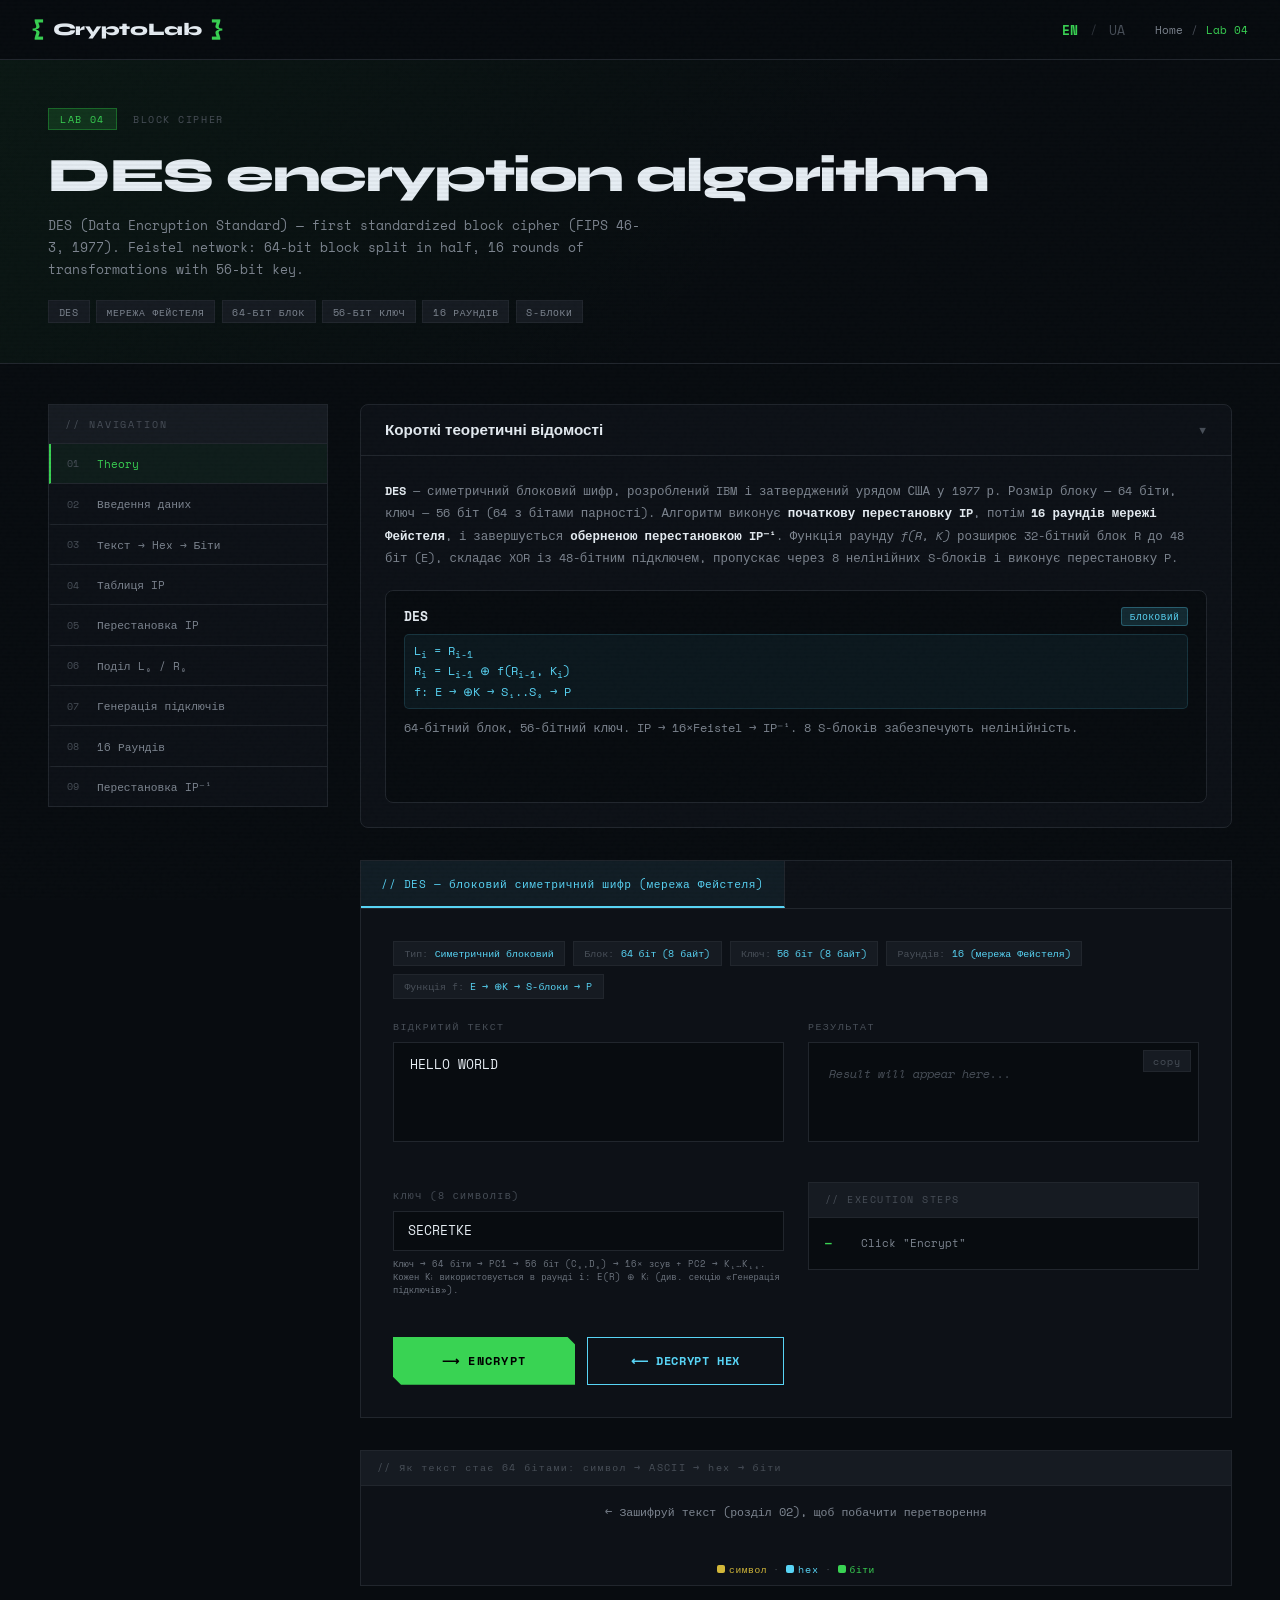
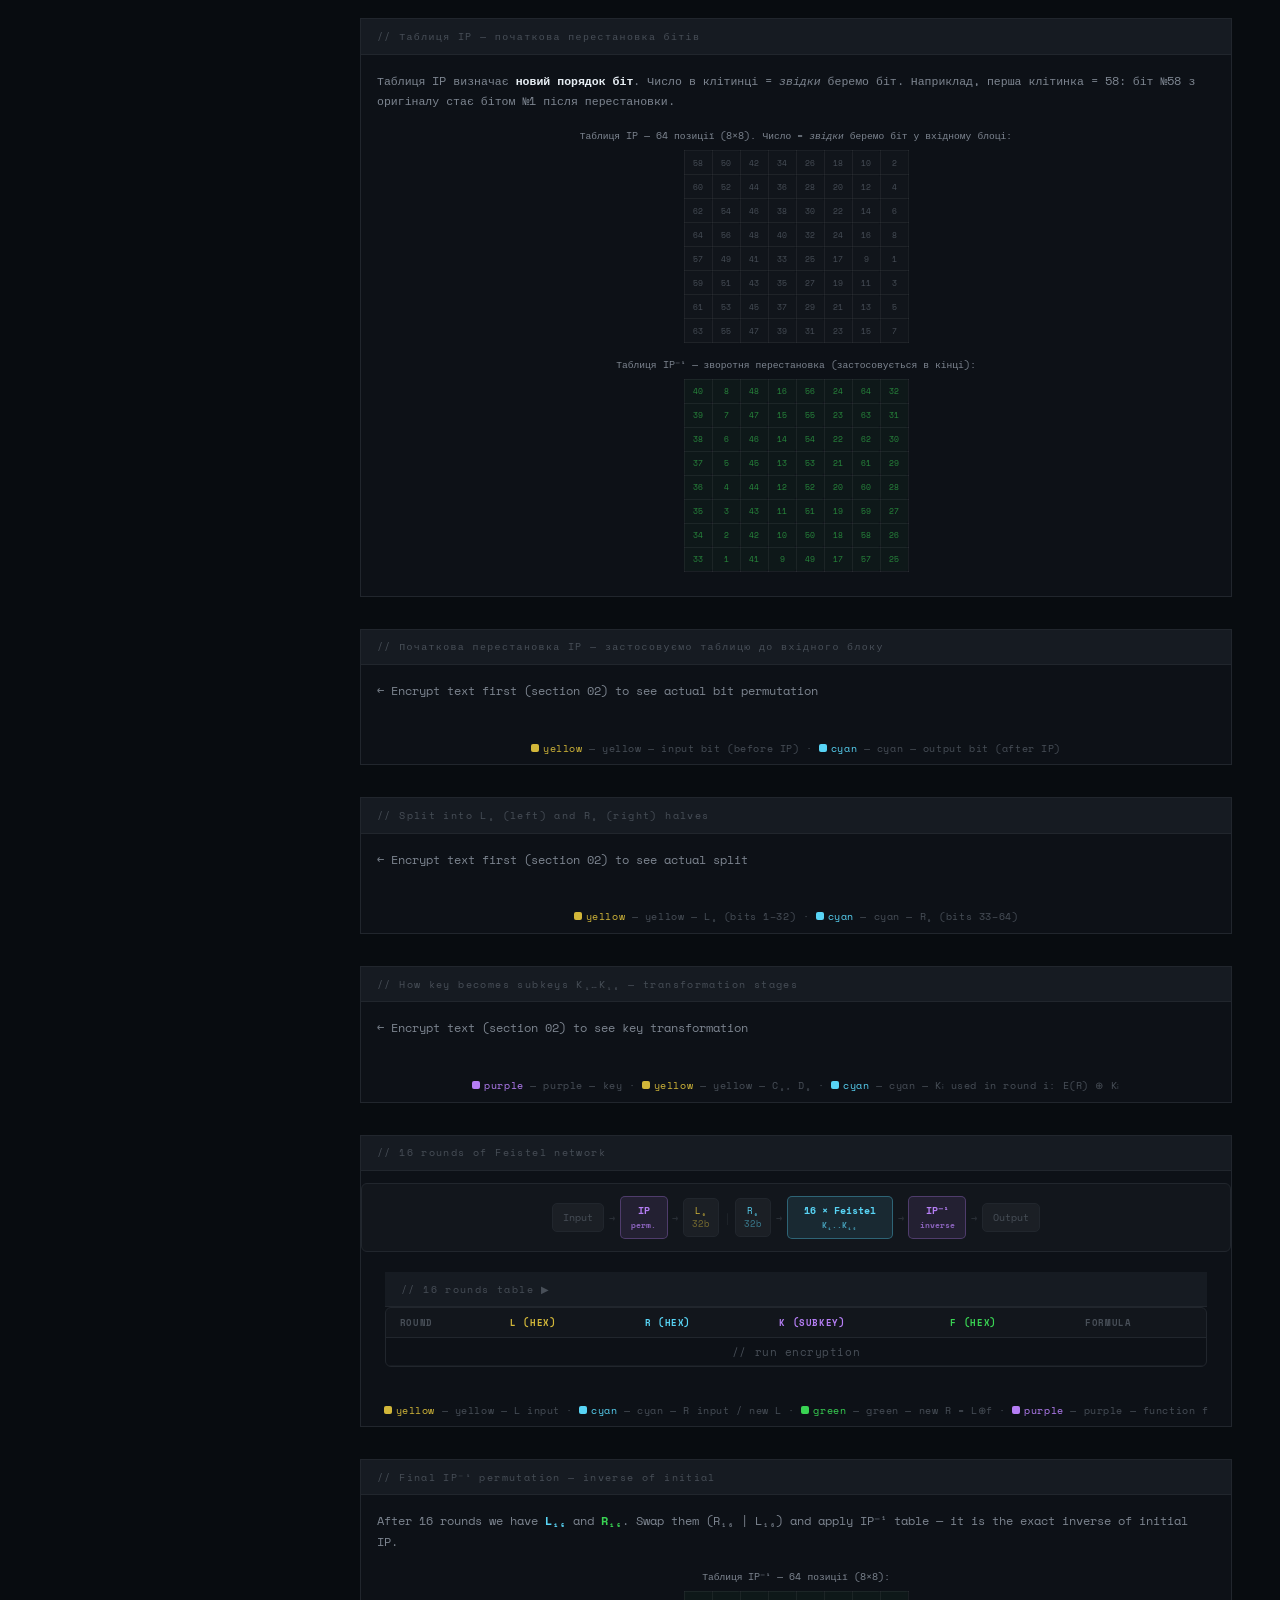
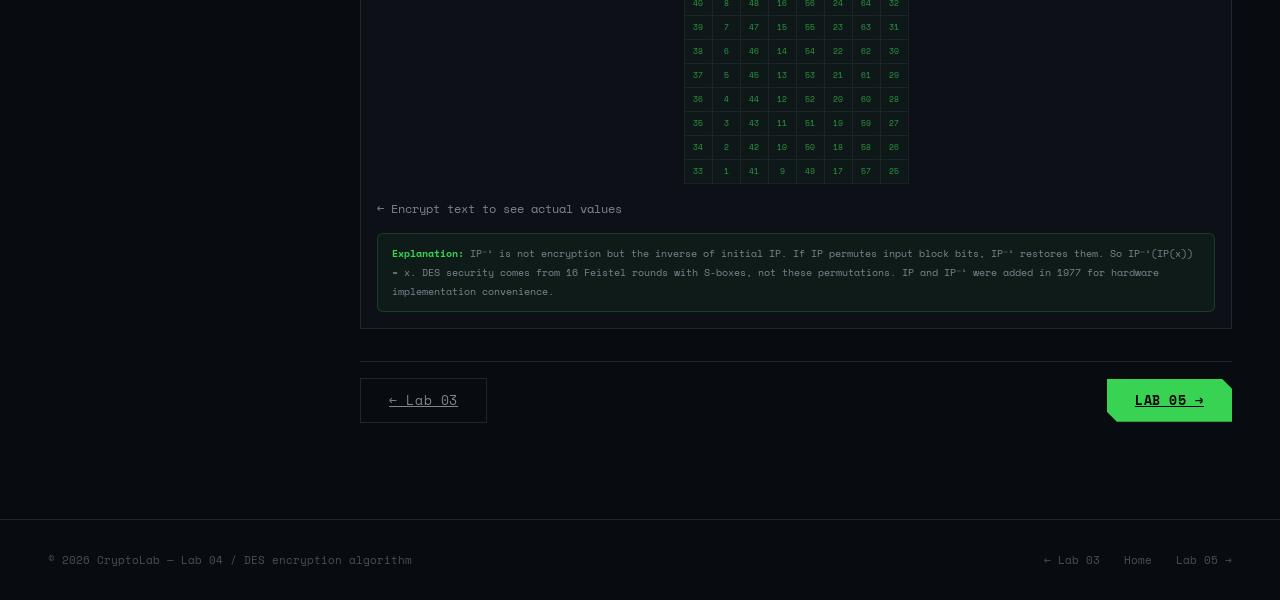
<file: labs/lab04.html>
<!doctype html>
<html lang="en">
  <head>
    <meta charset="UTF-8" />
    <meta name="viewport" content="width=device-width, initial-scale=1.0" />
    <title>Lab 04 — DES encryption algorithm | CryptoLab</title>
    <link
      href="https://fonts.googleapis.com/css2?family=Space+Mono:ital,wght@0,400;0,700;1,400&family=Syne:wght@400;600;700;800&display=swap"
      rel="stylesheet"
    />
    <link rel="stylesheet" href="../css/styles.css" />
  </head>
  <body>
    <header>
      <a href="../index.html" class="logo">
        <span class="logo-bracket">{</span
        ><span class="logo-text">CryptoLab</span
        ><span class="logo-bracket">}</span>
      </a>
      <div style="display:flex;align-items:center;gap:1.5rem;">
        <div class="lang-switcher">
          <button class="lang-btn" data-lang="en" aria-label="English">EN</button>
          <span class="lang-sep">/</span>
          <button class="lang-btn" data-lang="uk" aria-label="Українська">UA</button>
        </div>
        <div class="breadcrumb">
          <a href="../index.html" data-i18n="home">Home</a>
          <span class="breadcrumb-sep">/</span>
          <span class="breadcrumb-current" data-i18n="lab04Label">Lab 04</span>
        </div>
      </div>
    </header>

    <div class="lab-page">
      <!-- HERO -->
      <div class="lab-hero">
        <div class="lab-hero-inner">
          <div class="lab-hero-meta">
            <span class="lab-index-badge" data-i18n="labNum04">LAB 04</span>
            <span style="font-size:.65rem;color:var(--text-dim);letter-spacing:.15em" data-i18n="lab04Meta">BLOCK CIPHER</span>
          </div>
          <h1 class="lab-hero-title" data-i18n="lab04HeroTitle">DES encryption algorithm</h1>
          <p class="lab-hero-sub" data-i18n="lab04HeroSub">DES (Data Encryption Standard) — first standardized block cipher (FIPS 46-3, 1977). Feistel network: 64-bit block split in half, 16 rounds of transformations with 56-bit key.</p>
          <div class="lab-hero-chips">
            <span class="tag">DES</span>
            <span class="tag">Мережа Фейстеля</span>
            <span class="tag">64-біт блок</span>
            <span class="tag">56-біт ключ</span>
            <span class="tag">16 раундів</span>
            <span class="tag">S-блоки</span>
          </div>
        </div>
      </div>

      <div class="lab-content">
        <div class="lab-layout">
          <!-- SIDEBAR -->
          <aside class="lab-sidebar">
            <nav class="sidebar-nav">
              <div class="sidebar-nav-title" data-i18n="labNav">// navigation</div>
              <div class="sidebar-nav-item active" data-section="theory">
                <span class="sidebar-nav-num">01</span> <span data-i18n="labTheory">Theory</span>
              </div>
              <div class="sidebar-nav-item" data-section="sec-input">
                <span class="sidebar-nav-num">02</span> Введення даних
              </div>
              <div class="sidebar-nav-item" data-section="sec-text-hex">
                <span class="sidebar-nav-num">03</span> Текст → Hex → Біти
              </div>
              <div class="sidebar-nav-item" data-section="sec-ip-table">
                <span class="sidebar-nav-num">04</span> Таблиця IP
              </div>
              <div class="sidebar-nav-item" data-section="sec-ip-perm">
                <span class="sidebar-nav-num">05</span> Перестановка IP
              </div>
              <div class="sidebar-nav-item" data-section="sec-split">
                <span class="sidebar-nav-num">06</span> Поділ L₀ / R₀
              </div>
              <div class="sidebar-nav-item" data-section="sec-key-schedule">
                <span class="sidebar-nav-num">07</span> Генерація підключів
              </div>
              <div class="sidebar-nav-item" data-section="sec-rounds">
                <span class="sidebar-nav-num">08</span> 16 Раундів
              </div>
              <div class="sidebar-nav-item" data-section="sec-ip-inv">
                <span class="sidebar-nav-num">09</span> Перестановка IP⁻¹
              </div>
            </nav>
          </aside>

          <!-- MAIN -->
          <main>

            <!-- ══════════════════════════════════════════
                 01 — ТЕОРІЯ
                 ══════════════════════════════════════════ -->
            <section id="theory">
              <div class="theory-block">
                <div class="theory-header">
                  <span class="theory-title">Короткі теоретичні відомості</span>
                  <span class="theory-toggle">▼</span>
                </div>
                <div class="theory-body open">
                  <div class="theory-body-inner">
                    <p>
                      <strong>DES</strong> — симетричний блоковий шифр,
                      розроблений IBM і затверджений урядом США у 1977 р. Розмір
                      блоку — 64 біти, ключ — 56 біт (64 з бітами парності).
                      Алгоритм виконує
                      <strong>початкову перестановку IP</strong>, потім
                      <strong>16 раундів мережі Фейстеля</strong>, і
                      завершується
                      <strong>оберненою перестановкою IP⁻¹</strong>. Функція
                      раунду <em>f(R, K)</em> розширює 32-бітний блок R до 48
                      біт (E), складає XOR із 48-бітним підключем, пропускає
                      через 8 нелінійних S-блоків і виконує перестановку P.
                    </p>
                    <div class="algo-cards">
                      <div class="algo-card" data-target="sec-input">
                        <div class="algo-card-head">
                          <span class="algo-card-name">DES</span>
                          <span class="algo-card-badge badge-des">блоковий</span>
                        </div>
                        <div class="algo-card-formula">
                          L<sub>i</sub> = R<sub>i-1</sub><br />
                          R<sub>i</sub> = L<sub>i-1</sub> ⊕ f(R<sub>i-1</sub>, K<sub>i</sub>)<br />
                          f: E → ⊕K → S₁..S₈ → P
                        </div>
                        <p class="algo-card-desc">
                          64-бітний блок, 56-бітний ключ. IP → 16×Feistel →
                          IP⁻¹. 8 S-блоків забезпечують нелінійність.
                        </p>
                        <span class="algo-card-goto">перейти до розділу ↓</span>
                      </div>
                    </div>
                  </div>
                </div>
              </div>
            </section>

            <!-- ══════════════════════════════════════════
                 02 — ВВЕДЕННЯ ДАНИХ
                 ══════════════════════════════════════════ -->
            <section id="sec-input" style="margin-bottom:2rem">
              <div class="cipher-workspace">
                <div class="workspace-tabs">
                  <div class="workspace-tab active"
                    style="cursor:default;color:#58d4f5;border-bottom-color:#58d4f5;background:rgba(88,212,245,.06)">
                    // DES — блоковий симетричний шифр (мережа Фейстеля)
                  </div>
                </div>
                <div class="workspace-panel active" style="display:block">
                  <div class="info-chips">
                    <div class="info-chip"><span class="chip-label">Тип:</span><span class="chip-val">Симетричний блоковий</span></div>
                    <div class="info-chip"><span class="chip-label">Блок:</span><span class="chip-val">64 біт (8 байт)</span></div>
                    <div class="info-chip"><span class="chip-label">Ключ:</span><span class="chip-val">56 біт (8 байт)</span></div>
                    <div class="info-chip"><span class="chip-label">Раундів:</span><span class="chip-val">16 (мережа Фейстеля)</span></div>
                    <div class="info-chip"><span class="chip-label">Функція f:</span><span class="chip-val">E → ⊕K → S-блоки → P</span></div>
                  </div>
                  <div class="workspace-grid">
                    <div class="workspace-col">
                      <div class="input-group">
                        <label class="input-label">Відкритий текст</label>
                        <textarea class="input-field" id="des-input"
                          placeholder="текст будь-якої довжини; для розшифрування — hex (16, 32, 48… символів)"
                          style="resize:none;height:100px;min-height:unset">HELLO WORLD</textarea>
                      </div>
                      <div class="input-group">
                        <label class="input-label">Ключ (8 символів)</label>
                        <input class="input-field-sm" id="des-key" value="SECRETKE"
                          placeholder="рівно 8 символів" style="height:40px" />
                        <div class="des-key-hint">Ключ → 64 біти → PC1 → 56 біт (C₀,D₀) → 16× зсув + PC2 → K₁…K₁₆. Кожен Kᵢ використовується в раунді i: E(R) ⊕ Kᵢ (див. секцію «Генерація підключів»).</div>
                      </div>
                      <div class="action-row">
                        <button class="encrypt-btn" style="flex:1" onclick="runDes()" data-i18n="lab04BtnDesEnc">⟶ Encrypt</button>
                        <button class="decrypt-btn" style="flex:1" onclick="runDesDecrypt()" data-i18n="lab04BtnDesDec">⟵ Decrypt hex</button>
                      </div>
                    </div>
                    <div class="workspace-col">
                      <div class="input-group">
                        <label class="input-label">Результат</label>
                        <div style="position:relative">
                          <div class="result-box" id="des-result"
                            style="height:100px;min-height:unset;overflow-y:auto;box-sizing:border-box;font-size:.72rem;word-break:break-all">
                            <span class="result-empty" data-i18n="resultEmpty">Result will appear here...</span>
                          </div>
                          <button class="copy-btn" onclick="copyResult('des-result',this)">copy</button>
                        </div>
                        <div id="des-decrypt-hint" style="display:none;margin-top:.5rem;padding:.5rem .75rem;background:rgba(88,212,245,.06);border:1px solid rgba(88,212,245,.25);border-radius:4px;font-size:.62rem;color:var(--text-dim);line-height:1.6">
                          <span style="color:#58d4f5;letter-spacing:.08em" data-i18n="lab04HexResult">// hex result</span><br />
                          <strong class="des-hint-hex" style="color:#58d4f5;font-family:var(--font-mono);letter-spacing:.08em"></strong>
                        </div>
                      </div>
                      <div class="steps-log">
                        <div class="steps-log-header" data-i18n="lab01Steps">// execution steps</div>
                        <div class="steps-log-body" id="des-log">
                          <div class="log-line">
                            <span class="log-idx">—</span><span class="log-text" data-i18n="lab01ClickEncrypt">Click "Encrypt"</span>
                          </div>
                        </div>
                      </div>
                    </div>
                  </div>
                </div>
              </div>
            </section>

            <!-- ══════════════════════════════════════════
                 03 — ТЕКСТ → HEX → БІТИ
                 ══════════════════════════════════════════ -->
            <section id="sec-text-hex" style="margin-bottom:2rem">
              <div class="caesar-vis">
                <div class="cvis-header">// Як текст стає 64 бітами: символ → ASCII → hex → біти</div>
                <div id="text-hex-block-selector" class="des-rnav-row des-rnav-row-circles" style="display:none;margin:.6rem 0 .4rem;gap:.25rem"></div>
                <div class="cvis-body cvis-body-centered" style="padding:1rem">
                  <div id="text-hex-display">
                    <div style="font-size:.72rem;color:var(--text-muted);line-height:1.8">
                      ← Зашифруй текст (розділ 02), щоб побачити перетворення
                    </div>
                  </div>
                </div>
                <div class="cvis-hint">
                  <span class="cvis-legend">
                    <span><span class="cvis-dot yellow"></span><span class="cvis-label-yellow">символ</span></span>·
                    <span><span class="cvis-dot cyan"></span><span class="cvis-label-cyan">hex</span></span>·
                    <span><span class="cvis-dot green"></span><span class="cvis-label-green" style="color:#39d353">біти</span></span>
                  </span>
                </div>
              </div>
            </section>

            <!-- ══════════════════════════════════════════
                 04 — ТАБЛИЦЯ IP
                 ══════════════════════════════════════════ -->
            <section id="sec-ip-table" style="margin-bottom:2rem">
              <div class="caesar-vis">
                <div class="cvis-header">// Таблиця IP — початкова перестановка бітів</div>
                <div class="cvis-body" style="padding:1rem">
                  <p style="font-size:.72rem;color:var(--text-muted);line-height:1.8;margin-bottom:1rem">
                    Таблиця IP визначає <strong style="color:var(--text)">новий порядок біт</strong>.
                    Число в клітинці = <em>звідки</em> беремо біт. Наприклад, перша клітинка = 58:
                    біт №58 з оригіналу стає бітом №1 після перестановки.
                  </p>
                  <div id="ip-table-static"></div>
                </div>
              </div>
            </section>

            <!-- ══════════════════════════════════════════
                 05 — ПЕРЕСТАНОВКА IP (застосована)
                 ══════════════════════════════════════════ -->
            <section id="sec-ip-perm" style="margin-bottom:2rem">
              <div class="caesar-vis">
                <div class="cvis-header">// Початкова перестановка IP — застосовуємо таблицю до вхідного блоку</div>
                <div class="cvis-body" style="padding:1rem">
                  <div id="ip-perm-display">
                    <div style="font-size:.72rem;color:var(--text-muted);line-height:1.8" data-i18n="lab04EncryptFirst">
                      ← Encrypt text first (section 02) to see actual bit permutation
                    </div>
                  </div>
                </div>
                <div class="cvis-hint">
                  <span class="cvis-legend">
                    <span><span class="cvis-dot yellow"></span><span class="cvis-label-yellow" data-i18n="lab04ColorYellow">yellow</span> — <span data-i18n="lab04IPHintYellow">input bit (before IP)</span></span>·
                    <span><span class="cvis-dot cyan"></span><span class="cvis-label-cyan" data-i18n="lab04ColorCyan">cyan</span> — <span data-i18n="lab04IPHintCyan">output bit (after IP)</span></span>
                  </span>
                </div>
              </div>
            </section>

            <!-- ══════════════════════════════════════════
                 06 — SPLIT L₀ / R₀
                 ══════════════════════════════════════════ -->
            <section id="sec-split" style="margin-bottom:2rem">
              <div class="caesar-vis">
                <div class="cvis-header" data-i18n="lab04SecSplit">// Split into L₀ (left) and R₀ (right) halves</div>
                <div class="cvis-body" style="padding:1rem">
                  <div id="split-display">
                    <div style="font-size:.72rem;color:var(--text-muted);line-height:1.8" data-i18n="lab04SplitFirst">
                      ← Encrypt text first (section 02) to see actual split
                    </div>
                  </div>
                </div>
                <div class="cvis-hint">
                  <span class="cvis-legend">
                    <span><span class="cvis-dot yellow"></span><span class="cvis-label-yellow" data-i18n="lab04ColorYellow">yellow</span> — <span data-i18n="lab04SplitHintYellow">L₀ (bits 1–32)</span></span>·
                    <span><span class="cvis-dot cyan"></span><span class="cvis-label-cyan" data-i18n="lab04ColorCyan">cyan</span> — <span data-i18n="lab04SplitHintCyan">R₀ (bits 33–64)</span></span>
                  </span>
                </div>
              </div>
            </section>

            <!-- ══════════════════════════════════════════
                 07 — SUBKEY GENERATION K₁…K₁₆
                 ══════════════════════════════════════════ -->
            <section id="sec-key-schedule" style="margin-bottom:2rem">
              <div class="caesar-vis">
                <div class="cvis-header" data-i18n="lab04SecKeySchedule">// How key becomes subkeys K₁…K₁₆ — transformation stages</div>
                <div class="cvis-body" style="padding:1rem">
                  <div id="key-schedule-display">
                    <div style="font-size:.72rem;color:var(--text-muted);line-height:1.8" data-i18n="lab04KeyFirst">
                      ← Encrypt text (section 02) to see key transformation
                    </div>
                  </div>
                </div>
                <div class="cvis-hint">
                  <span class="cvis-legend">
                    <span><span class="cvis-dot purple"></span><span class="cvis-label-purple" data-i18n="lab04ColorPurple">purple</span> — <span data-i18n="lab04KeyHintPurple">key</span></span>·
                    <span><span class="cvis-dot yellow"></span><span class="cvis-label-yellow" data-i18n="lab04ColorYellow">yellow</span> — <span data-i18n="lab04KeyHintYellow">C₀, D₀</span></span>·
                    <span><span class="cvis-dot cyan"></span><span class="cvis-label-cyan" data-i18n="lab04ColorCyan">cyan</span> — <span data-i18n="lab04KeyHintCyan">Kᵢ used in round i: E(R) ⊕ Kᵢ</span></span>
                  </span>
                </div>
              </div>
            </section>

            <!-- ══════════════════════════════════════════
                 08 — 16 FEISTEL ROUNDS
                 ══════════════════════════════════════════ -->
            <section id="sec-rounds" style="margin-bottom:2rem">
              <div class="caesar-vis" id="des-vis">
                <div class="cvis-header" id="des-vis-header" data-i18n="lab04SecRounds">
                  // 16 rounds of Feistel network
                </div>
                <div class="cvis-body" style="padding:.75rem 0">

                  <!-- Pipeline overview -->
                  <div class="des-pipeline" id="des-pipeline">
                    <div class="des-pipe-node" data-i18n="lab04PipeInput">Input<br /><span class="des-pipe-hex" data-i18n="lab04Pipe64bit">64 bits</span></div>
                    <div class="des-pipe-arrow">→</div>
                    <div class="des-pipe-node des-pipe-ip">IP<br /><span style="font-size:.5rem;opacity:.7" data-i18n="lab04PipePerm">perm.</span></div>
                    <div class="des-pipe-arrow">→</div>
                    <div class="des-pipe-node" style="font-size:.55rem;color:#d2b739;padding:.4rem .5rem">L₀<br /><span style="opacity:.5">32b</span></div>
                    <div class="des-pipe-arrow" style="opacity:.3">│</div>
                    <div class="des-pipe-node" style="font-size:.55rem;color:#58d4f5;padding:.4rem .5rem">R₀<br /><span style="opacity:.5">32b</span></div>
                    <div class="des-pipe-arrow">→</div>
                    <div class="des-pipe-node des-pipe-feistel">16 × Feistel<br /><span style="font-size:.5rem;opacity:.7">K₁..K₁₆</span></div>
                    <div class="des-pipe-arrow">→</div>
                    <div class="des-pipe-node des-pipe-ip">IP⁻¹<br /><span style="font-size:.5rem;opacity:.7" data-i18n="lab04PipeInverse">inverse</span></div>
                    <div class="des-pipe-arrow">→</div>
                    <div class="des-pipe-node" data-i18n="lab04PipeOutput">Output<br /><span class="des-pipe-hex" data-i18n="lab04Pipe64bit">64 bits</span></div>
                  </div>

                  <!-- Round navigator (hidden until run) -->
                  <div id="des-ff-wrap" style="display:none;margin-top:1.25rem;padding:0 1.5rem">
                    <div class="des-rnav-row des-rnav-row-circles">
                      <div id="des-round-dots"></div>
                    </div>
                    <div id="des-feistel-diagram"></div>
                  </div>

                  <!-- Collapsible reference table -->
                  <div style="margin-top:1.25rem;padding:0 1.5rem">
                    <div class="cvis-header" style="cursor:pointer;user-select:none"
                      onclick="
                        const b=document.getElementById('des-rounds-section');
                        b.style.display=b.style.display==='none'?'block':'none';
                        const k=b.style.display==='none'?'lab04RoundsTableExpand':'lab04RoundsTableCollapse';
                        this.setAttribute('data-i18n',k);
                        if(window.CL&&window.CL.i18n)CL.i18n.apply();
                      " data-i18n="lab04RoundsTableCollapse">// 16 rounds table ▼</div>
                    <div id="des-rounds-section">
                      <div class="des-rounds-wrap">
                        <table class="des-rounds-table">
                          <thead>
                            <tr><th data-i18n="lab04RoundCol">Round</th><th data-i18n="lab04LCol">L (hex)</th><th data-i18n="lab04RCol">R (hex)</th><th data-i18n="lab04KCol">K (subkey)</th><th data-i18n="lab04FCol">f (hex)</th><th data-i18n="lab04FormulaCol">Formula</th></tr>
                          </thead>
                          <tbody id="des-rounds-body">
                            <tr><td colspan="6" class="des-rounds-empty" data-i18n="lab04RunEncrypt">// run encryption</td></tr>
                          </tbody>
                        </table>
                      </div>
                    </div>
                  </div>

                </div>
                <div class="cvis-hint">
                  <span class="cvis-legend">
                    <span><span class="cvis-dot yellow"></span><span class="cvis-label-yellow" data-i18n="lab04ColorYellow">yellow</span> — <span data-i18n="lab04RoundHintYellow">L input</span></span>·
                    <span><span class="cvis-dot cyan"></span><span class="cvis-label-cyan" data-i18n="lab04ColorCyan">cyan</span> — <span data-i18n="lab04RoundHintCyan">R input / new L</span></span>·
                    <span><span class="cvis-dot green"></span><span class="cvis-label-green" data-i18n="lab04ColorGreen">green</span> — <span data-i18n="lab04RoundHintGreen">new R = L⊕f</span></span>·
                    <span><span class="cvis-dot purple"></span><span class="cvis-label-purple" data-i18n="lab04ColorPurple">purple</span> — <span data-i18n="lab04RoundHintPurple">function f</span></span>
                  </span>
                </div>
              </div>
            </section>

            <!-- ══════════════════════════════════════════
                 08 — FINAL IP⁻¹ PERMUTATION
                 ══════════════════════════════════════════ -->
            <section id="sec-ip-inv" style="margin-bottom:2rem">
              <div class="caesar-vis">
                <div class="cvis-header" data-i18n="lab04SecIPInv">// Final IP⁻¹ permutation — inverse of initial</div>
                <div class="cvis-body" style="padding:1rem">
                  <p style="font-size:.72rem;color:var(--text-muted);line-height:1.8;margin-bottom:1rem" data-i18n-html="lab04IPInvParaHtml">
                    After 16 rounds we have <strong style="color:#58d4f5">L₁₆</strong> and <strong style="color:#39d353">R₁₆</strong>. Swap them (R₁₆ | L₁₆) and apply IP⁻¹ table — it is the exact inverse of initial IP.
                  </p>
                  <div id="ip-inv-table-display"></div>
                  <div id="ip-inv-result-display" style="margin-top:1rem">
                    <div style="font-size:.72rem;color:var(--text-muted)" data-i18n="lab04IPInvEncryptFirst">← Encrypt text to see actual values</div>
                  </div>
                  <div style="margin-top:1rem;padding:.65rem .9rem;background:rgba(57,211,83,.05);border:1px solid rgba(57,211,83,.2);border-radius:6px;font-size:.65rem;color:var(--text-muted);line-height:1.8">
                    <span data-i18n-html="lab04IPInvExplainHtml">Explanation: IP⁻¹ is not encryption but the inverse of initial IP...</span>
                  </div>
                </div>
              </div>
            </section>

            <!-- NAV -->
            <div style="display:flex;justify-content:space-between;align-items:center;padding-top:1rem;border-top:1px solid var(--border);margin-top:1.5rem">
              <a href="lab03.html" class="btn-secondary" data-i18n="lab04NavPrev">← Lab 03</a>
              <a href="lab05.html" class="btn-primary" data-i18n="lab04NavNext">Lab 05 →</a>
            </div>
          </main>
        </div>
      </div>
    </div>

    <footer>
      <span data-i18n="lab04Footer">© 2026 CryptoLab — Lab 04 / DES encryption algorithm</span>
      <div class="footer-links">
        <a href="lab03.html" class="footer-link" data-i18n="lab04NavPrev">← Lab 03</a>
        <a href="../index.html" class="footer-link" data-i18n="home">Home</a>
        <a href="lab05.html" class="footer-link" data-i18n="lab04NavNext">Lab 05 →</a>
      </div>
    </footer>

    <script src="../js/i18n.js"></script>
    <script>
      document.addEventListener('DOMContentLoaded', function() {
        var lang = window.CL && window.CL.i18n ? window.CL.i18n.getLang() : 'en';
        document.querySelectorAll('.lang-btn').forEach(function(btn) {
          btn.classList.toggle('active', btn.dataset.lang === lang);
          btn.addEventListener('click', function() {
            var l = this.dataset.lang;
            if (window.CL && window.CL.i18n) window.CL.i18n.setLang(l);
            document.querySelectorAll('.lang-btn').forEach(function(b) { b.classList.toggle('active', b.dataset.lang === l); });
          });
        });
      });
    </script>
    <script src="../js/common.js"></script>
    <script src="../js/ciphers/des.js"></script>
    <script>
      'use strict';

      /* ── state ── */
      let _desBlocksData = [];
      let _desBlockIdx = 0;
      let _desRoundsData = null;
      let _desL0 = '', _desR0 = '';
      let _desRoundIdx = 0;
      let _desKeyHex = '';
      let _desFullResult = '';
      let _desDecrypt = false;

      /* ── helpers ── */
      function hexToText(hex) {
        let str = '';
        for (let i = 0; i < hex.length; i += 2)
          str += String.fromCharCode(parseInt(hex.substr(i, 2), 16));
        return str;
      }

      function copyResult(id, btn) {
        const text = document.getElementById(id)?.textContent?.trim();
        const empty = "Результат з'явиться тут...";
        if (!text || text === empty) return;
        navigator.clipboard.writeText(text).then(() => {
          const orig = btn.textContent;
          btn.textContent = '✓ ok';
          btn.style.color = 'var(--green)';
          setTimeout(() => { btn.textContent = orig; btn.style.color = ''; }, 1500);
        });
      }

      /* ── Bit rendering ── */
      function renderBits(bits, colorCls, groupBy) {
        if (!bits || !bits.length) return '<span style="color:var(--text-muted);font-size:.56rem">—</span>';
        groupBy = groupBy || 8;
        let html = '<span class="dbv-bits ' + (colorCls || '') + '">';
        for (let i = 0; i < bits.length; i++) {
          if (i > 0 && i % groupBy === 0) html += '<span class="dbv-sep"></span>';
          html += '<span class="dbv-bit b' + bits[i] + '">' + bits[i] + '</span>';
        }
        return html + '</span>';
      }

      /* ── Permutation grid ── */
      function renderPermGrid(table, cols, hiSet) {
        let html = '<div class="dbv-perm-wrap"><table class="dbv-perm-table"><tbody>';
        for (let i = 0; i < table.length; i += cols) {
          html += '<tr>';
          for (let j = 0; j < cols && i + j < table.length; j++) {
            const v = table[i + j];
            const hi = hiSet && hiSet.has(v);
            html += '<td class="' + (hi ? 'pt-hi' : '') + '">' + v + '</td>';
          }
          html += '</tr>';
        }
        return html + '</tbody></table></div>';
      }

      /* ── S-box table ── */
      function renderSboxTable(sboxIdx, selRow, selCol) {
        const DT = window.CL.DES_TABLES;
        if (!DT) return '';
        const tbl = DT.S[sboxIdx];
        let html = '<div class="dbv-sbox-table-wrap"><table class="dbv-sbox-table"><thead><tr>';
        html += '<th class="srow-lbl"></th>';
        for (let c = 0; c < 16; c++) html += '<th class="' + (c === selCol ? 'scol-hi' : '') + '">' + c + '</th>';
        html += '</tr></thead><tbody>';
        for (let r = 0; r < 4; r++) {
          html += '<tr class="' + (r === selRow ? 'srow-hi' : '') + '"><td class="srow-lbl">' + (r === selRow ? '→' : '') + r + '</td>';
          for (let cc = 0; cc < 16; cc++)
            html += '<td class="' + (r === selRow && cc === selCol ? 'scell-result' : '') + '">' + tbl[r][cc] + '</td>';
          html += '</tr>';
        }
        return html + '</tbody></table></div>';
      }

      /* ══════════════════════════════════════════════════════
         Генерація підключів K₁…K₁₆
         ══════════════════════════════════════════════════════ */
      function renderKeyScheduleDisplay(keyHex) {
        const el = document.getElementById('key-schedule-display');
        if (!el || !keyHex || keyHex.length < 16) return;
        const ks = window.CL.DES.getKeySchedule(keyHex);
        if (!ks) return;
        const { keyBits, bitsWithoutParity, pc1Bits, C0, D0, subkeys } = ks;
        const keyStr = (keyHex.match(/.{2}/g) || []).slice(0, 8).map(h => String.fromCharCode(parseInt(h, 16))).join('');
        let html = '';
        html += '<div style="display:flex;flex-direction:column;gap:1rem;align-items:center">';
        html += '<div style="text-align:center;width:100%"><div style="font-size:.58rem;color:#b57ef5;margin-bottom:.35rem;font-weight:700">① Ключ (8 символів) → hex → 64 біти</div>';
        html += '<div style="display:flex;flex-wrap:wrap;gap:.25rem;justify-content:center;margin-bottom:.25rem">';
        for (let i = 0; i < 8; i++) {
          const ch = keyStr[i] || '\0';
          const dc = ch.charCodeAt(0);
          const hx = dc.toString(16).toUpperCase().padStart(2, '0');
          const chDisp = dc < 32 || dc > 126 ? '0x' + hx : (ch === ' ' ? '⎵' : ch);
          html += '<span style="background:rgba(181,126,245,.1);border:1px solid rgba(181,126,245,.3);border-radius:4px;padding:.2rem .35rem;font-family:var(--font-mono);font-size:.7rem;color:#b57ef5">' + chDisp + '→' + hx + '</span>';
        }
        html += '</div>';
        html += '<div style="font-family:var(--font-mono);font-size:.75rem;color:#58d4f5;letter-spacing:.05em">' + keyHex.toUpperCase().slice(0, 16) + '</div>';
        html += '<div style="display:flex;flex-wrap:wrap;gap:2px;justify-content:center;margin-top:.2rem">';
        keyBits.forEach((b, i) => {
          const isParity = (i + 1) % 8 === 0;
          const style = isParity ? 'opacity:.4;text-decoration:line-through;background:rgba(255,100,100,.15)!important' : (b ? 'color:#39d353;background:rgba(57,211,83,.2)' : 'color:rgba(57,211,83,.5);background:rgba(57,211,83,.06)');
          html += '<span class="dbv-bit b' + b + '" style="width:10px;height:12px;font-size:.4rem;border-radius:1px;' + style + '">' + b + '</span>';
          if ((i+1) % 8 === 0 && i < 63) html += '<span style="width:4px"></span>';
        });
        html += '</div>';
        html += '<div style="font-size:.5rem;color:var(--text-muted);margin-top:.15rem">закреслені — біти парності (кожен 8-й), їх видаляємо</div></div>';

        html += '<div style="text-align:center;width:100%"><div style="font-size:.58rem;color:#d2b739;margin-bottom:.35rem;font-weight:700">② Після видалення кожного 8-го біту → 56 бітів</div>';
        html += '<div style="font-size:.5rem;color:var(--text-muted);margin-bottom:.2rem">Залишилися біти 1–7, 9–15, 17–23, … (без 8, 16, 24, 32, 40, 48, 56, 64)</div>';
        html += '<div style="display:flex;flex-wrap:wrap;gap:2px;justify-content:center">';
        bitsWithoutParity.forEach((b, i) => {
          html += '<span class="dbv-bit b' + b + '" style="width:10px;height:12px;font-size:.4rem;color:' + (b ? '#d2b739' : 'rgba(210,183,57,.5)') + ';background:' + (b ? 'rgba(210,183,57,.15)' : 'rgba(210,183,57,.05)') + ';border-radius:1px">' + b + '</span>';
          if ((i+1) % 7 === 0 && i < 54) html += '<span style="width:6px;color:var(--text-muted);font-size:.45rem">|</span>';
        });
        html += '</div></div>';

        html += '<div style="text-align:center;width:100%"><div style="font-size:.58rem;color:#58d4f5;margin-bottom:.35rem;font-weight:700">③ Після застосування таблиці PC1 → перестановка 56 бітів</div>';
        html += '<div style="font-size:.5rem;color:var(--text-muted);margin-bottom:.35rem">Таблиця PC1 (56 позицій): число = <em>звідки</em> беремо біт у 64-бітному ключі. Напр. 57 → біт №57 стає на місце 1.</div>';
        const DT = window.CL.DES_TABLES;
        if (DT && DT.PC1) {
          html += '<div style="display:flex;justify-content:center;margin-bottom:.5rem">' + renderPermGrid(DT.PC1, 7) + '</div>';
        }
        html += '<div style="font-size:.5rem;color:var(--text-muted);margin-bottom:.2rem">Результат застосування PC1:</div>';
        html += '<div style="display:flex;flex-wrap:wrap;gap:2px;justify-content:center">';
        pc1Bits.forEach((b, i) => {
          html += '<span class="dbv-bit b' + b + '" style="width:10px;height:12px;font-size:.4rem;color:' + (b ? '#58d4f5' : 'rgba(88,212,245,.5)') + ';background:' + (b ? 'rgba(88,212,245,.15)' : 'rgba(88,212,245,.05)') + ';border-radius:1px">' + b + '</span>';
          if ((i+1) % 28 === 0 && i < 55) html += '<span style="width:8px;color:var(--text-muted);font-size:.5rem">|</span>';
        });
        html += '</div>';
        html += '<div style="font-size:.5rem;color:var(--text-muted);margin-top:.2rem">C₀ (28 біт) | D₀ (28 біт)</div></div>';

        html += '<div style="text-align:center;width:100%"><div style="font-size:.58rem;color:#58d4f5;margin-bottom:.35rem;font-weight:700">④ 16× (зсув C,D + PC2) → K₁…K₁₆ (по 48 біт)</div>';
        html += '<div style="display:flex;flex-wrap:wrap;gap:.35rem;justify-content:center">';
        subkeys.forEach((sk, i) => {
          const kHex = bitsToHexLocal(sk);
          html += '<div style="background:rgba(88,212,245,.06);border:1px solid rgba(88,212,245,.25);border-radius:4px;padding:.25rem .4rem;text-align:center"><div style="font-size:.48rem;color:#58d4f5;font-weight:700">K' + (i+1) + '</div><div style="font-family:var(--font-mono);font-size:.55rem;letter-spacing:.02em">' + kHex + '</div></div>';
        });
        html += '</div></div>';

        html += '<div style="padding:.6rem .9rem;background:rgba(57,211,83,.05);border:1px solid rgba(57,211,83,.2);border-radius:6px;font-size:.62rem;color:var(--text-muted);line-height:1.7;text-align:center">';
        html += '<strong style="color:#39d353">Де використовується:</strong> Кожен Kᵢ — у раунді i у кроці <strong>② XOR з підключем</strong>: E(R) ⊕ Kᵢ. Тобто розширений R (48 біт) XOR-иться з підключем Kᵢ (48 біт).';
        html += '</div></div>';
        el.innerHTML = html;
      }

      /* ══════════════════════════════════════════════════════
         SEC 03 — Текст → Hex → Біти
         ══════════════════════════════════════════════════════ */
      function renderTextHexDisplay(textPadded, textHex, inputBits, blockNum, totalBlocks) {
        const el = document.getElementById('text-hex-display');
        if (!el) return;
        let html = '';
        if (totalBlocks > 1) html += '<div style="font-size:.58rem;color:#ff9550;margin-bottom:.5rem;font-weight:700">Блок ' + blockNum + ' з ' + totalBlocks + '</div>';

        html += '<div style="font-size:.6rem;color:var(--text-muted);margin-bottom:.6rem;letter-spacing:.1em;text-transform:uppercase">Крок 1 — кожен символ → ASCII-код → hex:</div>';
        html += '<div style="display:flex;flex-wrap:wrap;gap:.4rem;margin-bottom:1rem;justify-content:center">';
        for (let i = 0; i < 8; i++) {
          const ch  = textPadded[i];
          const dec = ch.charCodeAt(0);
          const hex = dec.toString(16).toUpperCase().padStart(2, '0');
          const bin = dec.toString(2).padStart(8, '0');
          const isNull = dec === 0;
          const charDisp = isNull ? '\\0' : (ch === ' ' ? '⎵' : (dec < 32 || dec > 126 ? '0x' + hex : ch));
          const s = isNull
            ? 'background:rgba(255,255,255,.02);border:1px solid var(--border);border-radius:6px;padding:.55rem .6rem;min-width:64px;text-align:center;opacity:.45'
            : 'background:rgba(210,183,57,.05);border:1px solid rgba(210,183,57,.25);border-radius:6px;padding:.55rem .6rem;min-width:64px;text-align:center';
          html += '<div style="' + s + '">';
          html += '<div style="font-family:var(--font-mono);font-size:1.2rem;font-weight:700;color:#d2b739;line-height:1;margin-bottom:.2rem">' + charDisp + '</div>';
          html += '<div style="font-size:.46rem;color:var(--text-muted);margin-bottom:.15rem">dec: ' + dec + '</div>';
          html += '<div style="font-family:var(--font-mono);font-size:.75rem;font-weight:700;color:#58d4f5;background:rgba(88,212,245,.1);border:1px solid rgba(88,212,245,.25);border-radius:3px;padding:.05rem .3rem;display:inline-block;margin-bottom:.2rem">' + hex + '</div>';
          html += '<div style="font-family:var(--font-mono);font-size:.38rem;color:var(--text-dim);letter-spacing:.02em;margin-top:.15rem">' + bin + '</div>';
          html += '</div>';
        }
        html += '</div>';

        html += '<div style="font-size:.6rem;color:var(--text-muted);margin-bottom:.4rem;letter-spacing:.1em;text-transform:uppercase">Крок 2 — склеюємо всі hex-байти в один рядок:</div>';
        html += '<div style="display:flex;align-items:center;flex-wrap:wrap;gap:.3rem;margin-bottom:.35rem;padding:.6rem .85rem;background:rgba(88,212,245,.04);border:1px solid rgba(88,212,245,.2);border-radius:6px;justify-content:center">';
        for (let i = 0; i < 8; i++) {
          const h = textPadded[i].charCodeAt(0).toString(16).toUpperCase().padStart(2, '0');
          if (i > 0) html += '<span style="font-size:.6rem;color:var(--text-dim)">+</span>';
          html += '<span style="font-family:var(--font-mono);font-size:.8rem;font-weight:700;color:#58d4f5">' + h + '</span>';
        }
        html += '<span style="font-size:.7rem;color:var(--text-dim);margin:0 .25rem">=</span>';
        html += '<span style="font-family:var(--font-mono);font-size:.9rem;font-weight:700;color:#58d4f5;letter-spacing:.08em">' + textHex.toUpperCase() + '</span>';
        html += '</div>';

        html += '<div style="font-size:.6rem;color:var(--text-muted);margin-bottom:.4rem;letter-spacing:.1em;text-transform:uppercase">Крок 3 — hex → 64 біти (по 8 бітів на символ):</div>';
        html += '<div style="padding:.65rem .85rem;background:rgba(57,211,83,.03);border:1px solid rgba(57,211,83,.18);border-radius:6px">';
        html += '<div style="display:flex;flex-wrap:wrap;gap:3px;margin-bottom:.4rem;justify-content:center">';
        for (let i = 0; i < 8; i++) {
          const byteBits = inputBits.slice(i * 8, i * 8 + 8);
          const ch = textPadded[i];
          const dc = ch.charCodeAt(0);
          const hx = dc.toString(16).toUpperCase().padStart(2, '0');
          const chDisp = dc < 32 || dc > 126 ? '0x' + hx : (ch === ' ' ? '⎵' : ch === '\x00' ? '\\0' : ch);
          html += '<div style="display:flex;flex-direction:column;align-items:center;gap:2px">';
          html += '<div style="font-size:.42rem;color:#d2b739;font-family:var(--font-mono);font-weight:700">' + chDisp + '</div>';
          html += '<div class="dv-green" style="display:flex;gap:1px">';
          byteBits.forEach(b => {
            html += '<span class="dbv-bit b' + b + '" style="width:13px;height:16px;font-size:.5rem;color:' + (b ? '#39d353' : 'rgba(57,211,83,.4)') + ';background:' + (b ? 'rgba(57,211,83,.2)' : 'rgba(57,211,83,.06)') + ';border-radius:2px">' + b + '</span>';
          });
          html += '</div>';
          html += '<div style="font-size:.42rem;color:#58d4f5;font-family:var(--font-mono)">' + hx + '</div>';
          html += '</div>';
          if (i < 7) html += '<div style="width:1px;background:var(--border);margin:0 1px;align-self:stretch"></div>';
        }
        html += '</div>';
        html += '<div class="dbv-hex" style="color:#39d353;font-size:.65rem;font-weight:700;margin-top:.2rem">' + textHex.toUpperCase() + ' = 64 біти готові до IP</div>';
        html += '</div>';

        el.innerHTML = html;
      }

      /* ══════════════════════════════════════════════════════
         SEC 04 — IP Table (static, rendered on load)
         ══════════════════════════════════════════════════════ */
      function renderIPTableStatic() {
        const DT = window.CL.DES_TABLES;
        if (!DT) return;
        const el = document.getElementById('ip-table-static');
        if (!el) return;

        let html = '<div style="font-size:.6rem;color:var(--text-muted);margin-bottom:.5rem;text-align:center">Таблиця IP — 64 позиції (8×8). Число = <em>звідки</em> беремо біт у вхідному блоці:</div>';
        html += '<div class="dbv-perm-wrap" style="display:flex;justify-content:center"><table class="dbv-perm-table" style="font-size:.55rem"><tbody>';
        for (let i = 0; i < 64; i += 8) {
          html += '<tr>';
          for (let j = 0; j < 8; j++) html += '<td style="width:28px;height:24px;font-size:.52rem">' + DT.IP[i + j] + '</td>';
          html += '</tr>';
        }
        html += '</tbody></table></div>';

        html += '<div style="font-size:.6rem;color:var(--text-muted);margin:.85rem 0 .5rem;text-align:center">Таблиця IP⁻¹ — зворотня перестановка (застосовується в кінці):</div>';
        html += '<div class="dbv-perm-wrap" style="display:flex;justify-content:center"><table class="dbv-perm-table" style="font-size:.55rem"><tbody>';
        for (let i = 0; i < 64; i += 8) {
          html += '<tr>';
          for (let j = 0; j < 8; j++) html += '<td style="width:28px;height:24px;font-size:.52rem;background:rgba(57,211,83,.04);color:rgba(57,211,83,.6)">' + DT.IP_INV[i + j] + '</td>';
          html += '</tr>';
        }
        html += '</tbody></table></div>';

        el.innerHTML = html;
      }

      /* ══════════════════════════════════════════════════════
         SEC 05 — IP Permutation (after encryption)
         ══════════════════════════════════════════════════════ */
      function renderIPPermDisplay(textBits, ipBits) {
        const DT = window.CL.DES_TABLES;
        const el = document.getElementById('ip-perm-display');
        if (!el) return;
        let html = '';

        html += '<div style="margin-bottom:1rem">';
        html += '<div style="font-size:.6rem;color:var(--text-muted);margin-bottom:.35rem;letter-spacing:.1em;text-transform:uppercase">Вхідний блок (64 біти — до IP):</div>';
        html += renderBits(textBits, 'dv-yellow', 8);
        html += '<div class="dbv-hex">' + bitsToHexLocal(textBits) + '</div>';
        html += '</div>';

        html += '<div style="text-align:center;color:var(--text-muted);font-size:.7rem;padding:.4rem 0">↓ застосовуємо таблицю IP (кожен біт іде на нове місце)</div>';

        html += '<div style="margin-bottom:1rem">';
        html += '<div style="font-size:.6rem;color:var(--text-muted);margin-bottom:.35rem;letter-spacing:.1em;text-transform:uppercase">Після IP (64 біти — переставлені):</div>';
        html += renderBits(ipBits, 'dv-cyan', 8);
        html += '<div class="dbv-hex">' + bitsToHexLocal(ipBits) + '</div>';
        html += '</div>';

        html += '<div style="font-size:.6rem;color:var(--text-muted);margin:.85rem 0 .5rem;text-align:center">Приклад перестановки — перші 16 позицій:</div>';
        html += '<div style="display:flex;flex-wrap:wrap;gap:.3rem;justify-content:center">';
        for (let i = 0; i < 16; i++) {
          const srcPos = DT.IP[i];
          const srcBit = textBits[srcPos - 1];
          const dstBit = ipBits[i];
          html += '<div style="display:flex;flex-direction:column;align-items:center;gap:2px;min-width:42px">';
          html += '<div style="font-size:.45rem;color:var(--text-dim)">біт ' + srcPos + '</div>';
          html += '<div class="dbv-bit b' + srcBit + ' dv-yellow" style="width:18px;height:18px">' + srcBit + '</div>';
          html += '<div style="font-size:.5rem;color:var(--text-dim)">↓</div>';
          html += '<div class="dbv-bit b' + dstBit + ' dv-cyan" style="width:18px;height:18px">' + dstBit + '</div>';
          html += '<div style="font-size:.45rem;color:var(--text-dim)">поз. ' + (i + 1) + '</div>';
          html += '</div>';
        }
        html += '</div>';

        el.innerHTML = html;
      }

      /* ══════════════════════════════════════════════════════
         SEC 06 — Split L₀ / R₀
         ══════════════════════════════════════════════════════ */
      function renderSplitDisplay(ipBits, L0hex, R0hex) {
        const el = document.getElementById('split-display');
        if (!el) return;
        const L0bits = ipBits.slice(0, 32);
        const R0bits = ipBits.slice(32, 64);
        let html = '';

        html += '<div style="margin-bottom:.75rem">';
        html += '<div style="font-size:.6rem;color:var(--text-muted);margin-bottom:.35rem;letter-spacing:.1em;text-transform:uppercase">64 біти після IP (ділимо навпіл):</div>';
        html += '<div class="dbv-bits" style="flex-wrap:wrap">';
        for (let i = 0; i < 64; i++) {
          if (i > 0 && i % 8 === 0) html += '<span class="dbv-sep"></span>';
          const cls = i < 32 ? 'dv-yellow' : 'dv-cyan';
          html += '<span class="dbv-bits ' + cls + '"><span class="dbv-bit b' + ipBits[i] + '">' + ipBits[i] + '</span></span>';
        }
        html += '</div></div>';

        html += '<div style="text-align:center;color:var(--text-muted);font-size:.7rem;padding:.3rem 0">↓ ділимо на дві рівні половини по 32 біти</div>';

        html += '<div style="display:grid;grid-template-columns:1fr 1px 1fr;gap:0;margin-top:.5rem">';
        html += '<div style="padding:.75rem;background:rgba(210,183,57,.04);border:1px solid rgba(210,183,57,.2);border-radius:6px 0 0 6px">';
        html += '<div style="font-size:.58rem;color:#d2b739;letter-spacing:.1em;text-transform:uppercase;margin-bottom:.4rem;font-weight:700">L₀ — ЛІВА ПОЛОВИНА</div>';
        html += '<div style="font-size:.52rem;color:var(--text-muted);margin-bottom:.35rem">Біти 1–32:</div>';
        html += renderBits(L0bits, 'dv-yellow', 8);
        html += '<div class="dbv-hex" style="color:#d2b739;margin-top:.3rem;font-size:.68rem;font-weight:700">' + L0hex + '</div>';
        html += '</div>';
        html += '<div style="background:var(--border)"></div>';
        html += '<div style="padding:.75rem;background:rgba(88,212,245,.04);border:1px solid rgba(88,212,245,.2);border-radius:0 6px 6px 0">';
        html += '<div style="font-size:.58rem;color:#58d4f5;letter-spacing:.1em;text-transform:uppercase;margin-bottom:.4rem;font-weight:700">R₀ — ПРАВА ПОЛОВИНА</div>';
        html += '<div style="font-size:.52rem;color:var(--text-muted);margin-bottom:.35rem">Біти 33–64:</div>';
        html += renderBits(R0bits, 'dv-cyan', 8);
        html += '<div class="dbv-hex" style="color:#58d4f5;margin-top:.3rem;font-size:.68rem;font-weight:700">' + R0hex + '</div>';
        html += '</div></div>';

        html += '<div style="margin-top:.85rem;padding:.65rem .9rem;background:rgba(255,255,255,.02);border:1px solid var(--border);border-radius:6px;font-size:.65rem;color:var(--text-muted);line-height:1.7">';
        html += '<strong style="color:var(--text)">L₀</strong> і <strong style="color:var(--text)">R₀</strong> — початкові значення для 16 раундів. ';
        html += 'Далі кожен раунд: <span style="color:#d2b739">Lᵢ = Rᵢ₋₁</span> та <span style="color:#39d353">Rᵢ = Lᵢ₋₁ ⊕ f(Rᵢ₋₁, Kᵢ)</span>';
        html += '</div>';

        el.innerHTML = html;
      }

      /* ══════════════════════════════════════════════════════
         SEC 08 — IP⁻¹ table (static) + result
         ══════════════════════════════════════════════════════ */
      function renderIPInvTableStatic() {
        const DT = window.CL.DES_TABLES;
        if (!DT) return;
        const el = document.getElementById('ip-inv-table-display');
        if (!el) return;
        let html = '<div style="font-size:.6rem;color:var(--text-muted);margin-bottom:.5rem;text-align:center">Таблиця IP⁻¹ — 64 позиції (8×8):</div>';
        html += '<div class="dbv-perm-wrap" style="display:flex;justify-content:center"><table class="dbv-perm-table" style="font-size:.55rem"><tbody>';
        for (let i = 0; i < 64; i += 8) {
          html += '<tr>';
          for (let j = 0; j < 8; j++) html += '<td style="width:28px;height:24px;font-size:.52rem;background:rgba(57,211,83,.04);color:rgba(57,211,83,.7)">' + DT.IP_INV[i + j] + '</td>';
          html += '</tr>';
        }
        html += '</tbody></table></div>';
        el.innerHTML = html;
      }

      function renderIPInvResult(L16hex, R16hex, resultHex, blockNum, totalBlocks) {
        const el = document.getElementById('ip-inv-result-display');
        if (!el) return;
        const L16bits  = hexToBitsLocal(L16hex);
        const R16bits  = hexToBitsLocal(R16hex);
        const combined = [...R16bits, ...L16bits];
        const resultBits = hexToBitsLocal(resultHex);
        let html = '';
        if (totalBlocks > 1) html += '<div style="font-size:.58rem;color:#ff9550;margin-bottom:.5rem;font-weight:700">Блок ' + blockNum + ' з ' + totalBlocks + '</div>';

        html += '<div style="margin-bottom:.75rem">';
        html += '<div style="font-size:.58rem;color:#58d4f5;letter-spacing:.1em;margin-bottom:.3rem">L₁₆ (після 16 раундів):</div>';
        html += renderBits(L16bits, 'dv-cyan', 8) + '<div class="dbv-hex">' + L16hex + '</div></div>';

        html += '<div style="margin-bottom:.75rem">';
        html += '<div style="font-size:.58rem;color:#39d353;letter-spacing:.1em;margin-bottom:.3rem">R₁₆ (після 16 раундів):</div>';
        html += renderBits(R16bits, 'dv-green', 8) + '<div class="dbv-hex">' + R16hex + '</div></div>';

        html += '<div style="text-align:center;font-size:.65rem;color:var(--text-muted);padding:.3rem 0">↓ міняємо місцями: R₁₆ | L₁₆ і застосовуємо IP⁻¹</div>';

        html += '<div style="margin-top:.5rem;margin-bottom:.75rem">';
        html += '<div style="font-size:.58rem;color:#b57ef5;letter-spacing:.1em;margin-bottom:.3rem">R₁₆ | L₁₆ разом (до IP⁻¹):</div>';
        html += renderBits(combined, 'dv-purple', 8) + '</div>';

        html += '<div style="text-align:center;font-size:.65rem;color:var(--text-muted);padding:.3rem 0">↓ застосовуємо IP⁻¹ → фінальний шифротекст</div>';

        html += '<div style="margin-top:.5rem;padding:.85rem;background:rgba(57,211,83,.05);border:1px solid rgba(57,211,83,.25);border-radius:6px">';
        html += '<div style="font-size:.58rem;color:#39d353;letter-spacing:.1em;margin-bottom:.4rem;font-weight:700;text-transform:uppercase">✓ Результат (шифротекст):</div>';
        html += renderBits(resultBits, 'dv-green', 8);
        html += '<div style="font-family:var(--font-mono);font-size:.95rem;font-weight:700;color:#39d353;letter-spacing:.08em;margin-top:.4rem">' + resultHex.toUpperCase() + '</div>';
        html += '</div>';

        el.innerHTML = html;
      }

      /* ── bit helpers (local, not from des.js) ── */
      function hexToBitsLocal(h) {
        return h.split('').flatMap(c => parseInt(c, 16).toString(2).padStart(4, '0').split('').map(Number));
      }

      function bitsToHexLocal(bits) {
        let hex = '';
        for (let i = 0; i < bits.length; i += 4)
          hex += parseInt(bits.slice(i, i + 4).join(''), 2).toString(16).toUpperCase();
        return hex;
      }

      /* ══════════════════════════════════════════════════════
         DES ENCRYPT / DECRYPT
         ══════════════════════════════════════════════════════ */
      function runDes() {
        const text = document.getElementById('des-input').value || 'HELLO WORLD';
        const key  = document.getElementById('des-key').value  || 'SECRETKE';
        const r = window.CL.DES.runText(text, key, false);
        document.getElementById('des-result').textContent = r.result.toUpperCase();
        document.getElementById('des-decrypt-hint').style.display = 'none';
        buildDesLog(r.steps);
        buildDesVis(r.blocks, r.keyHex, r.result, false);
      }

      function runDesDecrypt() {
        const hexInput = document.getElementById('des-input').value.trim().replace(/\s/g, '');
        const key = document.getElementById('des-key').value || 'SECRETKE';
        if (!/^[0-9a-fA-F]+$/.test(hexInput) || hexInput.length % 16 !== 0) {
          const msg = (window.CL && window.CL.i18n && window.CL.i18n.t) ? window.CL.i18n.t('desErrHex16') : '⚠ Enter hex with length multiple of 16';
          document.getElementById('des-result').textContent = msg;
          return;
        }
        const r = window.CL.DES.runHexMulti(hexInput, key, true);
        const rawText = r.result;
        const isPrint = /^[\x20-\x7E]*$/.test(rawText);
        const display = isPrint && rawText.length ? rawText : r.resultHex.toUpperCase();
        document.getElementById('des-result').textContent = display;
        const hint = document.getElementById('des-decrypt-hint');
        if (!isPrint || !rawText.length) {
          hint.style.display = 'block';
          hint.querySelector('.des-hint-hex').textContent = r.resultHex.toUpperCase();
        } else {
          hint.style.display = 'none';
        }
        buildDesLog(r.steps);
        buildDesVis(r.blocks, r.keyHex, r.resultHex, true);
      }

      /* ── Steps log ── */
      function buildDesLog(steps) {
        const el = document.getElementById('des-log');
        if (!el) return;
        el.innerHTML = steps.map(s =>
          '<div class="log-line">' +
            '<span class="log-idx">' + s.n + '</span>' +
            '<span class="log-text">' + s.t + '</span>' +
            (s.d ? '<span class="log-detail">' + s.d + '</span>' : '') +
          '</div>'
        ).join('');
      }

      /* ══════════════════════════════════════════════════════
         buildDesVis — головна функція візуалізації (багатоблокова)
         ══════════════════════════════════════════════════════ */
      function buildDesVis(blocks, keyHex, resultHex, decrypt) {
        _desBlocksData = blocks || [];
        _desBlockIdx = 0;
        _desKeyHex = keyHex || '';
        _desFullResult = resultHex || '';
        _desDecrypt = !!decrypt;

        if (!_desBlocksData.length) return;

        renderKeyScheduleDisplay(keyHex);
        desSelectBlock(0);
      }

      function desSelectBlock(blockIdx) {
        _desBlockIdx = Math.max(0, Math.min(blockIdx, _desBlocksData.length - 1));
        const block = _desBlocksData[_desBlockIdx];
        const rounds = block.rounds;
        const inputHex = block.textHex;
        const resultHex = block.resultHex;

        _desL0 = '—'; _desR0 = '—';
        const ipStep = block.steps.find(s => s.t && s.t.includes('Після IP'));
        if (ipStep) {
          const m = ipStep.t.match(/L₀=([0-9A-Fa-f]+)\s+R₀=([0-9A-Fa-f]+)/);
          if (m) { _desL0 = m[1].toUpperCase(); _desR0 = m[2].toUpperCase(); }
        }
        _desRoundsData = rounds;
        _desRoundIdx = 0;

        const inputBits = hexToBitsLocal(inputHex.padEnd(16, '0').slice(0, 16));
        const DT = window.CL.DES_TABLES;
        const ipBits = DT.IP.map(pos => inputBits[pos - 1]);

        /* SEC 03 — Text → Hex → Bits (поточний блок) */
        const textStr = (inputHex.match(/.{2}/g) || []).map(h => String.fromCharCode(parseInt(h, 16))).join('');
        renderTextHexDisplay(textStr, inputHex, inputBits, _desBlockIdx + 1, _desBlocksData.length);

        /* SEC 05 — IP permutation */
        renderIPPermDisplay(inputBits, ipBits);

        /* SEC 06 — Split */
        renderSplitDisplay(ipBits, _desL0, _desR0);

        /* SEC 08 — IP⁻¹ result */
        const last = rounds[rounds.length - 1];
        renderIPInvResult(last.L, last.R, resultHex, _desBlockIdx + 1, _desBlocksData.length);

        /* SEC 07 — pipeline header */
        const vh = document.getElementById('des-vis-header');
        if (vh) vh.innerHTML = '// мережа Фейстеля — ' +
          (_desDecrypt ? 'розшифрування (K₁₆..K₁)' : 'шифрування (K₁..K₁₆)') +
          ' <span class="badge-des">' + (_desDecrypt ? '⟵ decrypt' : '⟶ encrypt') + '</span>';

        /* pipeline — показує повний результат, вхід поточного блоку */
        const _T = (window.CL && window.CL.i18n && window.CL.i18n.t) ? window.CL.i18n.t.bind(window.CL.i18n) : function(k){ return k; };
        const pl = document.getElementById('des-pipeline');
        if (pl) pl.innerHTML =
          '<div class="des-pipe-node hi">' + (_desDecrypt ? _T('ciphertext') : _T('plaintext')) + '<br/><span class="des-pipe-hex">' + inputHex.toUpperCase() + '</span><span style="font-size:.5rem;opacity:.6;display:block;margin-top:.15rem">' + _T('desBlockOf') + ' ' + (_desBlockIdx + 1) + '/' + _desBlocksData.length + '</span></div>' +
          '<div class="des-pipe-arrow">→</div>' +
          '<div class="des-pipe-node des-pipe-ip">IP<br/><span style="font-size:.5rem;opacity:.7">' + _T('lab04PipePerm') + '</span></div>' +
          '<div class="des-pipe-arrow">→</div>' +
          '<div class="des-pipe-node" style="font-size:.55rem;color:#d2b739;padding:.4rem .5rem">L₀<br/><span style="font-size:.48rem;opacity:.8">' + _desL0 + '</span></div>' +
          '<div class="des-pipe-arrow" style="opacity:.3">│</div>' +
          '<div class="des-pipe-node" style="font-size:.55rem;color:#58d4f5;padding:.4rem .5rem">R₀<br/><span style="font-size:.48rem;opacity:.8">' + _desR0 + '</span></div>' +
          '<div class="des-pipe-arrow">→</div>' +
          '<div class="des-pipe-node des-pipe-feistel">16 × Feistel<br/><span style="font-size:.5rem;opacity:.7">' + (_desDecrypt ? 'K₁₆→K₁' : 'K₁→K₁₆') + '</span></div>' +
          '<div class="des-pipe-arrow">→</div>' +
          '<div class="des-pipe-node des-pipe-ip">IP⁻¹<br/><span style="font-size:.5rem;opacity:.7">' + _T('lab04PipeInverse') + '</span></div>' +
          '<div class="des-pipe-arrow">→</div>' +
          '<div class="des-pipe-node hi">' + (_desDecrypt ? _T('plaintext') : _T('ciphertext')) + '<br/><span class="des-pipe-hex">' + _desFullResult.toUpperCase() + '</span>' + (_desBlocksData.length > 1 ? '<span style="font-size:.5rem;opacity:.6;display:block;margin-top:.15rem">' + _desBlocksData.length + ' ' + _T('desBlocksCount') + '</span>' : '') + '</div>';

        /* block selector (Feistel section + Text→Hex section) */
        const blockSelectorHtml = _desBlocksData.length > 1
          ? '<span style="font-size:.6rem;color:var(--text-muted);margin-right:.5rem;align-self:center">Блок:</span>' +
            '<div class="dbv-prog" style="padding:0">' +
            _desBlocksData.map((_, i) =>
              '<div class="dbv-pdot ' + (i === _desBlockIdx ? 'active' : 'future') + '" title="Блок ' + (i + 1) + '" onclick="desSelectBlock(' + i + ')">' + (i + 1) + '</div>'
            ).join('') + '</div>'
          : '';
        ['text-hex-block-selector'].forEach(id => {
          const el = document.getElementById(id);
          if (el) {
            el.style.display = _desBlocksData.length > 1 ? 'flex' : 'none';
            el.innerHTML = blockSelectorHtml;
          }
        });

        /* round dots */
        const dotsEl = document.getElementById('des-round-dots');
        if (dotsEl) {
          let dotsHtml = '<div class="dbv-prog">';
          for (let di = 0; di < 16; di++) {
            const dc = di === 0 ? 'active' : 'future';
            dotsHtml += '<div class="dbv-pdot ' + dc + '" title="Раунд ' + (di + 1) + '" onclick="desGoTo(' + di + ')">' + (di + 1) + '</div>';
          }
          dotsHtml += '</div>';
          dotsEl.innerHTML = dotsHtml;
        }

        document.getElementById('des-ff-wrap').style.display = 'block';

        /* reference table */
        const tbody = document.getElementById('des-rounds-body');
        if (tbody) tbody.innerHTML =
          '<tr class="des-row-ip"><td class="des-round-num">IP</td><td class="des-l-cell">' + _desL0 + '</td><td class="des-r-cell">' + _desR0 + '</td><td class="des-round-num">—</td><td class="des-round-num">—</td><td class="des-round-num" style="font-size:.52rem;color:var(--text-muted)">L₀,R₀ після IP</td></tr>' +
          rounds.map((r, i) => {
            const d = r.detail || {};
            const K = (d.K || '—').toUpperCase();
            const f = (d.fHex || '—').toUpperCase();
            const formula = 'L' + r.round + '=R' + (r.round-1) + ', R' + r.round + '=L' + (r.round-1) + '⊕f';
            return '<tr class="' + (i === rounds.length - 1 ? 'des-row-last' : '') + '">' +
              '<td class="des-round-num">' + String(r.round).padStart(2, '0') + '</td>' +
              '<td class="des-l-cell">' + r.L.toUpperCase() + '</td>' +
              '<td class="des-r-cell">' + r.R.toUpperCase() + '</td>' +
              '<td class="des-k-cell" style="font-size:.58rem;color:#b57ef5;letter-spacing:.04em">' + K + '</td>' +
              '<td class="des-f-cell" style="font-size:.58rem;color:#39d353;letter-spacing:.04em">' + f + '</td>' +
              '<td class="des-formula-cell" style="font-size:.52rem;color:var(--text-muted)">' + formula + '</td>' +
            '</tr>';
          }).join('');

        desRenderRound(0);
      }

      /* ══════════════════════════════════════════════════════
         desRenderRound — ПОВНИЙ побітовий розпис раунду
         ══════════════════════════════════════════════════════ */
      function desRenderRound(idx) {
        if (!_desRoundsData) return;
        const round = _desRoundsData[idx];
        const rnum  = round.round;
        const det   = round.detail || {};
        const DT    = window.CL.DES_TABLES || {};

        const L_in_bits  = det.L_in_bits   || [];
        const R_in_bits  = det.R_in_bits   || [];
        const K_bits     = det.K_bits      || [];
        const exp_bits   = det.expandedBits || [];
        const xor_bits   = det.xoredBits   || [];
        const sOutBits   = det.sOutputBits  || [];
        const f_bits     = det.fBits       || [];
        const L_out_bits = det.L_out_bits  || [];
        const R_out_bits = det.R_out_bits  || [];
        const sGroups    = det.sGroups     || [];

        const L_in  = (det.L_in  || '—').toUpperCase();
        const R_in  = (det.R_in  || '—').toUpperCase();
        const K_hex = (det.K     || '—').toUpperCase();
        const E_hex = (det.expandedHex || '—').toUpperCase();
        const EK_hex= (det.xoredHex   || '—').toUpperCase();
        const S_hex = (det.sHex       || '—').toUpperCase();
        const f_hex = (det.fHex       || '—').toUpperCase();
        const L_out = round.L.toUpperCase();
        const R_out = round.R.toUpperCase();

        const el = document.getElementById('des-feistel-diagram');
        if (!el) return;

        function sec(color, title, badge, body) {
          const badgeHtml = badge ? '<span style="padding:.08rem .32rem;border-radius:3px;font-size:.52rem;background:rgba(255,255,255,.06);border:1px solid rgba(255,255,255,.1);margin-right:.4rem">' + badge + '</span>' : '';
          return '<div class="dbv-card">' +
            '<div class="dbv-card-head" style="background:rgba(0,0,0,.2);color:' + color + '">' +
              badgeHtml +
              title +
            '</div>' +
            '<div class="dbv-card-body">' + body + '</div>' +
          '</div>';
        }

        function brow(lbl, valHtml) {
          return '<div class="dbv-row"><span class="dbv-lbl">' + lbl + '</span><span class="dbv-val">' + valHtml + '</span></div>';
        }

        function darr(note) {
          return '<div style="text-align:center;color:var(--text-muted);font-size:.62rem;padding:.2rem 0 .1rem">↓<div style="font-size:.44rem;margin-top:.05rem">' + (note || '') + '</div></div>';
        }

        const hdr = '<div style="display:flex;align-items:center;justify-content:space-between;padding:.55rem .9rem .1rem;font-family:var(--font-mono);flex-wrap:wrap;gap:.3rem">' +
          '<span style="font-size:.8rem;font-weight:800;color:#ff9550;letter-spacing:.04em">РАУНД ' + String(rnum).padStart(2, '0') + ' / 16</span>' +
          '<span style="font-size:.72rem;color:var(--text-dim);font-weight:600">L<sub>' + rnum + '</sub>=R<sub>' + (rnum-1) + '</sub>, R<sub>' + rnum + '</sub>=L<sub>' + (rnum-1) + '</sub>⊕f(R<sub>' + (rnum-1) + '</sub>,K<sub>' + rnum + '</sub>)</span>' +
        '</div>';

        /* s0 — вхід */
        const s0 =
          brow('L<sub>' + (rnum-1) + '</sub> · 32 біт:', renderBits(L_in_bits, 'dv-yellow', 8) + '<div class="dbv-hex">' + L_in + '</div>') +
          brow('R<sub>' + (rnum-1) + '</sub> · 32 біт:', renderBits(R_in_bits, 'dv-cyan', 8) + '<div class="dbv-hex">' + R_in + '</div>') +
          '<div style="font-size:.6rem;color:var(--text-muted);margin-top:.4rem;padding:.4rem .6rem;background:rgba(255,255,255,.02);border:1px solid rgba(255,255,255,.06);border-radius:5px">L залишиться без змін (<em>стане новою L</em>). R пройде через функцію f і XOR з L — <em>стане новою R</em></div>';

        /* s1 — E-розширення */
        const eTableHtml = DT.E ?
          '<div style="font-size:.5rem;color:var(--text-muted);margin:.35rem 0 .2rem;text-align:center">Таблиця E (48 позицій — 8×6): деякі позиції R повторюються (для перекриття між S-блоками):</div>' +
          '<div style="display:flex;justify-content:center">' + renderPermGrid(DT.E, 6) + '</div>' : '';
        const s1 =
          brow('R<sub>' + (rnum-1) + '</sub> · вхід (32 біт):', renderBits(R_in_bits, 'dv-cyan', 8)) +
          eTableHtml +
          darr('E-розширення: 32 → 48 біт, деякі біти копіюються двічі') +
          brow('E(R) · вихід (48 біт):', '<span style="white-space:nowrap;display:inline-flex;align-items:center;gap:.3rem;flex-wrap:nowrap">' + renderBits(exp_bits, 'dv-cyan', 6) + '<span class="dbv-hex">' + E_hex + '</span></span>');

        /* s2 — XOR з ключем */
        const s2 =
          brow('E(R) · 48 біт:', '<span style="white-space:nowrap;display:inline-flex;align-items:center;gap:.3rem">' + renderBits(exp_bits, 'dv-cyan', 6) + '<span class="dbv-hex">' + E_hex + '</span></span>') +
          brow('K<sub>' + rnum + '</sub> підключ · 48 біт:', renderBits(K_bits, 'dv-purple', 6) + '<div class="dbv-hex">' + K_hex + '</div>') +
          '<div class="dbv-xor-wrap" style="margin:.4rem 0">' +
            '<div class="dbv-xor-line"><span class="dbv-xor-op" style="color:#7ee4f8">E</span>' + renderBits(exp_bits, 'dv-cyan', 6) + '</div>' +
            '<div class="dbv-xor-line"><span class="dbv-xor-op" style="color:#c8a0f8">K</span>' + renderBits(K_bits, 'dv-purple', 6) + '</div>' +
            '<div class="dbv-xor-hr"></div>' +
            '<div class="dbv-xor-line"><span class="dbv-xor-op" style="color:#ffe168">⊕</span>' + renderBits(xor_bits, 'dv-yellow', 6) + '</div>' +
          '</div>' +
          brow('E⊕K · результат (48 біт):', renderBits(xor_bits, 'dv-yellow', 6) + '<div class="dbv-hex">' + EK_hex + '</div>') +
          '<div style="font-size:.5rem;color:var(--text-muted);margin-top:.35rem;padding:.3rem .5rem;background:rgba(255,255,255,.02);border-radius:4px">K<sub>' + rnum + '</sub> — підключ для раунду ' + rnum + ', отриманий з ключа: 64 біти → PC1 → 56 біт (C,D) → зсув + PC2. <a href="#sec-key-schedule" style="color:#58d4f5">→ Генерація підключів</a></div>';

        /* s3 — S-блоки */
        let splitBarHtml = '<div style="font-size:.5rem;color:var(--text-muted);margin-bottom:.3rem">48 біт розбиваємо на 8 груп по 6 біт — кожна група іде в свій S-блок:</div>' +
          '<div style="display:flex;align-items:flex-start;gap:4px;flex-wrap:wrap;padding:.2rem 0 .4rem">';
        for (let gi = 0; gi < 8; gi++) {
          const gBits = xor_bits.slice(gi * 6, gi * 6 + 6);
          let gBitsHtml = '';
          for (let gbi = 0; gbi < 6; gbi++) {
            const isOuter = gbi === 0 || gbi === 5;
            const isInner = gbi >= 1 && gbi <= 4;
            gBitsHtml += '<span class="dbv-bit b' + gBits[gbi] + '"' +
              (isOuter ? ' style="background:rgba(248,81,73,.25);color:#ff8080"' : '') +
              (isInner ? ' style="background:rgba(181,126,245,.18);color:#c8a0f8"' : '') +
              '>' + gBits[gbi] + '</span>';
          }
          splitBarHtml += '<div style="display:flex;flex-direction:column;align-items:center;gap:2px">' +
            '<div style="font-size:.42rem;color:#ff9550;font-family:var(--font-mono)">S' + (gi + 1) + '</div>' +
            '<span class="dbv-bits" style="background:rgba(255,149,80,.05);border:1px solid rgba(255,149,80,.25);border-radius:4px;padding:2px 3px">' + gBitsHtml + '</span>' +
            '<div style="font-size:.4rem;color:var(--text-muted);font-family:var(--font-mono)">' + gBits.join('') + '</div>' +
          '</div>';
          if (gi < 7) splitBarHtml += '<span style="font-size:.5rem;color:var(--text-muted);padding:10px 1px 0">|</span>';
        }
        splitBarHtml += '</div>';

        let sboxItemsHtml = '<div class="dbv-sbox-section">';
        for (let si = 0; si < sGroups.length; si++) {
          const sg = sGroups[si];
          let inputHtml = '';
          for (let sbi2 = 0; sbi2 < 6; sbi2++) {
            const bit = sg.bitArr ? sg.bitArr[sbi2] : parseInt((sg.bits || '000000')[sbi2]);
            const isOuter2 = sbi2 === 0 || sbi2 === 5;
            const isInner2 = sbi2 >= 1 && sbi2 <= 4;
            inputHtml += '<span class="dbv-bit b' + bit + '"' +
              (isOuter2 ? ' style="background:rgba(248,81,73,.28);color:#ff8080;border-radius:3px"' : '') +
              (isInner2 ? ' style="background:rgba(181,126,245,.2);color:#c8a0f8;border-radius:3px"' : '') +
              '>' + bit + '</span>';
          }
          const outBitsHtml = (sg.outBitArr || []).map(b =>
            '<span class="dbv-bit b' + b + '" style="background:rgba(255,149,80,.2);color:#ffb070;border-radius:3px">' + b + '</span>'
          ).join('');

          sboxItemsHtml += '<div class="dbv-sbox-item" style="animation-delay:' + (si * 0.03) + 's">' +
            '<div class="dbv-sbox-title">S' + (si + 1) + ' — S-блок №' + (si + 1) + '</div>' +
            '<div class="dbv-sbox-input">' +
              '<span style="font-size:.5rem;color:var(--text-muted)">Вхід:</span>' +
              '<span class="dbv-bits" style="gap:1.5px">' + inputHtml + '</span>' +
            '</div>' +
            '<div style="display:flex;flex-wrap:wrap;gap:.4rem;align-items:center;margin-bottom:.35rem;font-size:.52rem">' +
              '<span style="color:var(--text-muted)">b₀b₅ =</span>' +
              '<span class="dsb-tag row-tag">' + sg.b0 + sg.b5 + ' → ряд ' + sg.row + '</span>' +
              '<span style="color:var(--text-muted)">b₁b₂b₃b₄ =</span>' +
              '<span class="dsb-tag col-tag">' + sg.inner + ' → стовп ' + sg.col + '</span>' +
            '</div>' +
            renderSboxTable(si, sg.row, sg.col) +
            '<div style="margin-top:.35rem;display:flex;align-items:center;gap:.4rem;flex-wrap:wrap">' +
              '<span style="font-size:.52rem;color:var(--text-muted)">S' + (si + 1) + '[' + sg.row + '][' + sg.col + '] =</span>' +
              '<span style="font-size:.75rem;font-weight:700;color:#ff9550;font-family:var(--font-mono)">' + sg.val + '</span>' +
              '<span style="font-size:.52rem;color:var(--text-muted)">→ 4 біти:</span>' +
              '<span class="dbv-bits" style="gap:2px">' + outBitsHtml + '</span>' +
              '<span class="dsb-tag out-tag">' + (sg.outBits || '') + '</span>' +
            '</div>' +
          '</div>';
        }
        sboxItemsHtml += '</div>';

        const s3 = splitBarHtml + sboxItemsHtml +
          brow('Вихід 8 S-блоків · 32 біт:', renderBits(sOutBits, 'dv-orange', 4) + '<div class="dbv-hex">' + S_hex + '</div>');

        /* s4 — P-перестановка */
        const pTableHtml = DT.P ?
          '<div style="font-size:.5rem;color:var(--text-muted);margin:.35rem 0 .2rem;text-align:center">Таблиця P (32 позиції, 4×8) — перемішує вихід S-блоків для дифузії:</div>' +
          '<div style="display:flex;justify-content:center">' + renderPermGrid(DT.P, 8) + '</div>' : '';
        const s4 =
          brow('S-вихід · 32 біт (до P):', '<span style="white-space:nowrap;display:inline-flex;align-items:center;gap:.3rem">' + renderBits(sOutBits, 'dv-orange', 8) + '</span>') +
          pTableHtml +
          darr('P-перестановка: перемішує 32 біти для дифузії') +
          brow('f = P(S) · 32 біт:', renderBits(f_bits, 'dv-green', 8) + '<div class="dbv-hex">' + f_hex + '</div>');

        /* s5 — фінальний XOR */
        const s5 =
          brow('L<sub>' + (rnum-1) + '</sub> · 32 біт:', renderBits(L_in_bits, 'dv-yellow', 8) + '<div class="dbv-hex">' + L_in + '</div>') +
          brow('f(R,K) · 32 біт:', renderBits(f_bits, 'dv-green', 8) + '<div class="dbv-hex">' + f_hex + '</div>') +
          '<div class="dbv-xor-wrap" style="margin:.4rem 0">' +
            '<div class="dbv-xor-line"><span class="dbv-xor-op" style="color:#ffe168">L</span>' + renderBits(L_in_bits, 'dv-yellow', 8) + '</div>' +
            '<div class="dbv-xor-line"><span class="dbv-xor-op" style="color:#6de88a">f</span>' + renderBits(f_bits, 'dv-green', 8) + '</div>' +
            '<div class="dbv-xor-hr"></div>' +
            '<div class="dbv-xor-line"><span class="dbv-xor-op" style="color:#6de88a">⊕</span>' + renderBits(R_out_bits, 'dv-green', 8) + '</div>' +
          '</div>' +
          brow('R<sub>' + rnum + '</sub> = L⊕f · 32 біт:', renderBits(R_out_bits, 'dv-green', 8) + '<div class="dbv-hex">' + R_out + '</div>');

        /* s6 — вихід */
        const s6 =
          brow('L<sub>' + rnum + '</sub> = R<sub>' + (rnum-1) + '</sub> · нова ліва:', renderBits(L_out_bits, 'dv-cyan', 8) + '<div class="dbv-hex">' + L_out + '</div>') +
          brow('R<sub>' + rnum + '</sub> = L⊕f · нова права:', renderBits(R_out_bits, 'dv-green', 8) + '<div class="dbv-hex">' + R_out + '</div>') +
          '<div style="font-size:.6rem;color:var(--text-muted);margin-top:.4rem;padding:.4rem .6rem;background:rgba(255,255,255,.02);border:1px solid rgba(255,255,255,.06);border-radius:5px">' +
          (rnum < 16
            ? 'Ці значення підуть у раунд ' + (rnum + 1) + ' як L<sub>' + rnum + '</sub> та R<sub>' + rnum + '</sub>'
            : '✓ Останній раунд! L₁₆ та R₁₆ міняються місцями і проходять IP⁻¹') +
          '</div>';

        el.innerHTML =
          hdr +
          sec('#d2b739', 'Вхід раунду ' + rnum + ' — L<sub>' + (rnum-1) + '</sub> та R<sub>' + (rnum-1) + '</sub>', 'вхід', s0) +
          sec('#7ee4f8', '<span style="font-size:.82rem;font-weight:800">①</span> E-розширення — R: 32 → 48 біт', '', s1) +
          sec('#ffe168', '<span style="font-size:.82rem;font-weight:800">②</span> XOR з підключем K<sub>' + rnum + '</sub> — 48 ⊕ 48 = 48 біт', '', s2) +
          sec('#ffb070', '<span style="font-size:.82rem;font-weight:800">③</span> 8 S-блоків — 48 → 32 біт (нелінійне замінення)', '', s3) +
          sec('#6de88a', '<span style="font-size:.82rem;font-weight:800">④</span> P-перестановка — 32 → 32 біт (дифузія)', '', s4) +
          sec('#6de88a', '<span style="font-size:.82rem;font-weight:800">⑤</span> Фінальний XOR: R<sub>' + rnum + '</sub> = L<sub>' + (rnum-1) + '</sub> ⊕ f', '', s5) +
          sec('#58d4f5', 'Вихід раунду ' + rnum + ' — L<sub>' + rnum + '</sub> та R<sub>' + rnum + '</sub>', 'вихід', s6);
      }

      /* ── Navigation ── */
      function desGoTo(idx) {
        if (!_desRoundsData) return;
        _desRoundIdx = ((idx % 16) + 16) % 16;
        document.querySelectorAll('#des-round-dots .dbv-pdot').forEach((el, i) => {
          el.classList.remove('done', 'active', 'future');
          el.classList.add(i < _desRoundIdx ? 'done' : i === _desRoundIdx ? 'active' : 'future');
        });
        desRenderRound(_desRoundIdx);
        const active = document.querySelector('#des-round-dots .dbv-pdot.active');
        if (active) active.scrollIntoView({ behavior: 'smooth', block: 'nearest', inline: 'center' });
      }

      function desStep(dir) { desGoTo(_desRoundIdx + dir); }

      /* ── Init ── */
      document.addEventListener('DOMContentLoaded', function() {
        renderIPTableStatic();
        renderIPInvTableStatic();
        initScrollSpy(['theory', 'sec-input', 'sec-text-hex', 'sec-ip-table', 'sec-ip-perm', 'sec-split', 'sec-key-schedule', 'sec-rounds', 'sec-ip-inv']);
        initAlgoCards();
      });
    </script>
  </body>
</html>
</file>
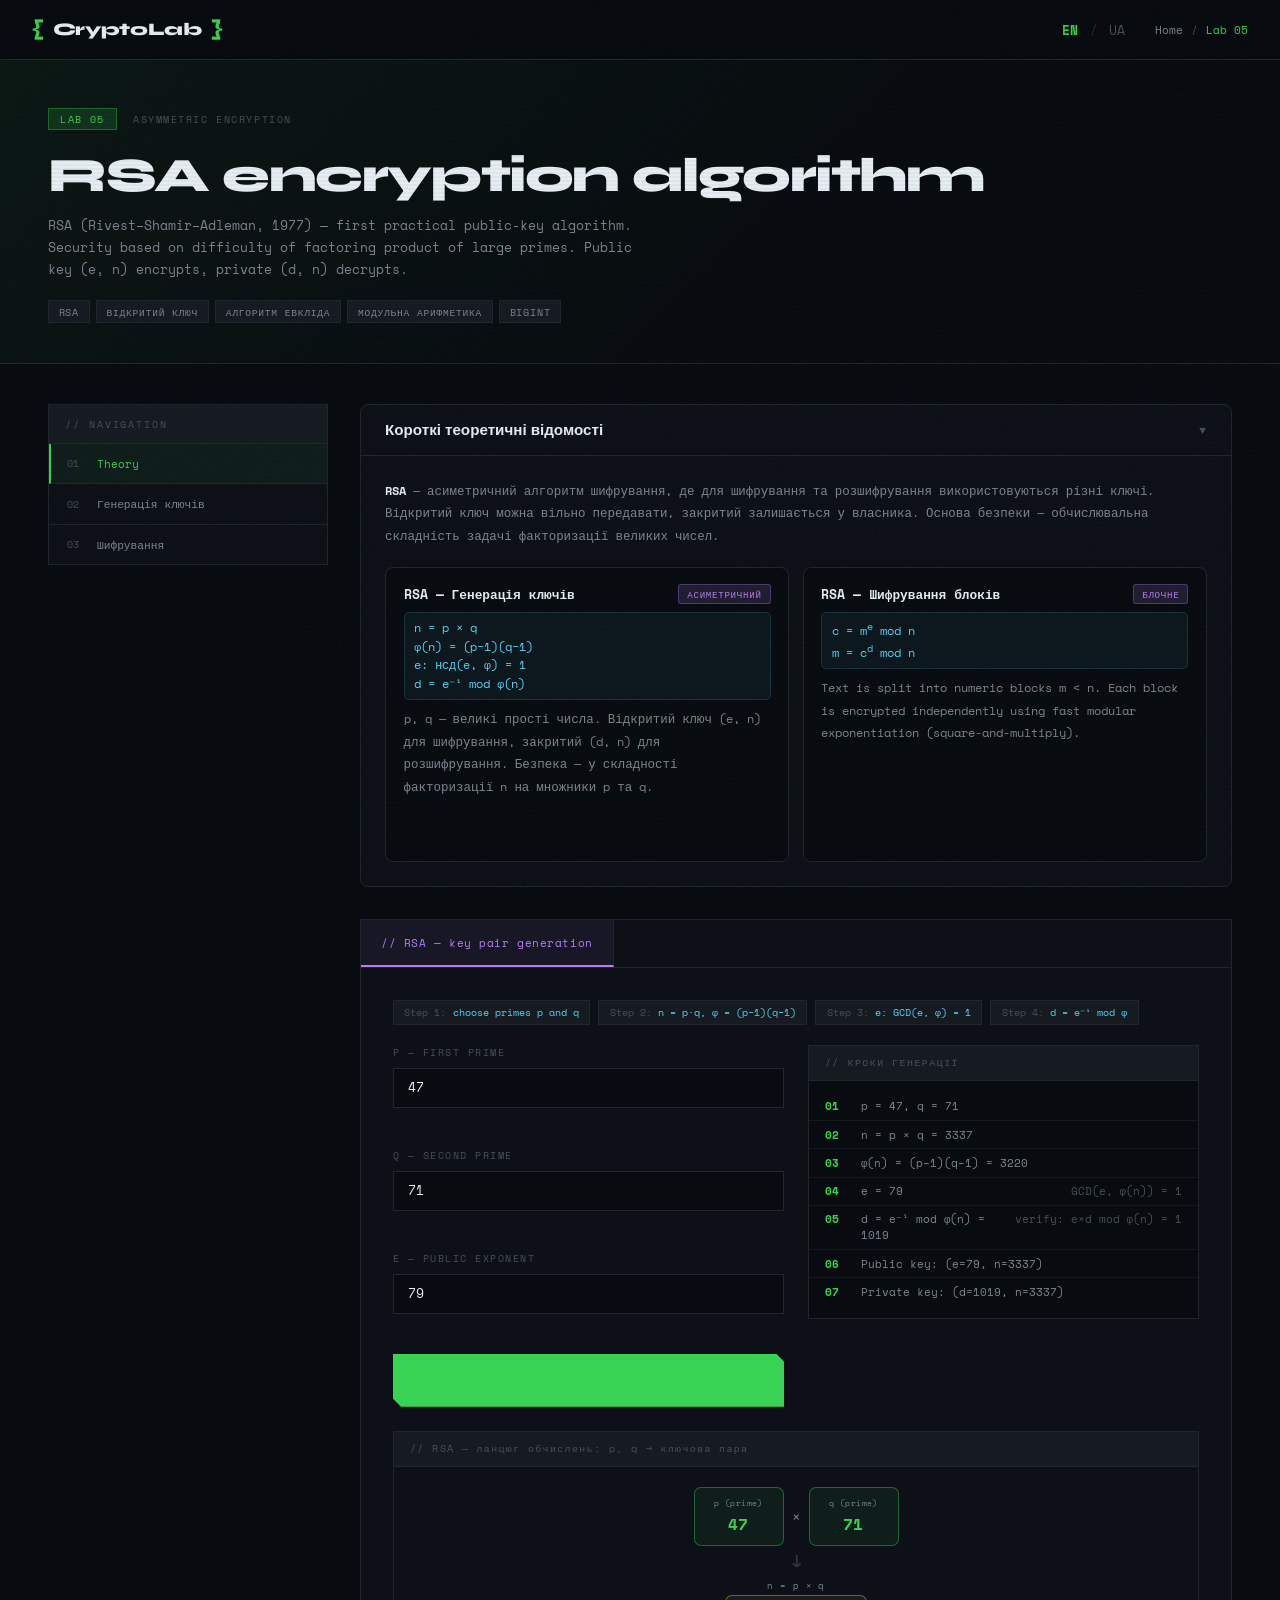
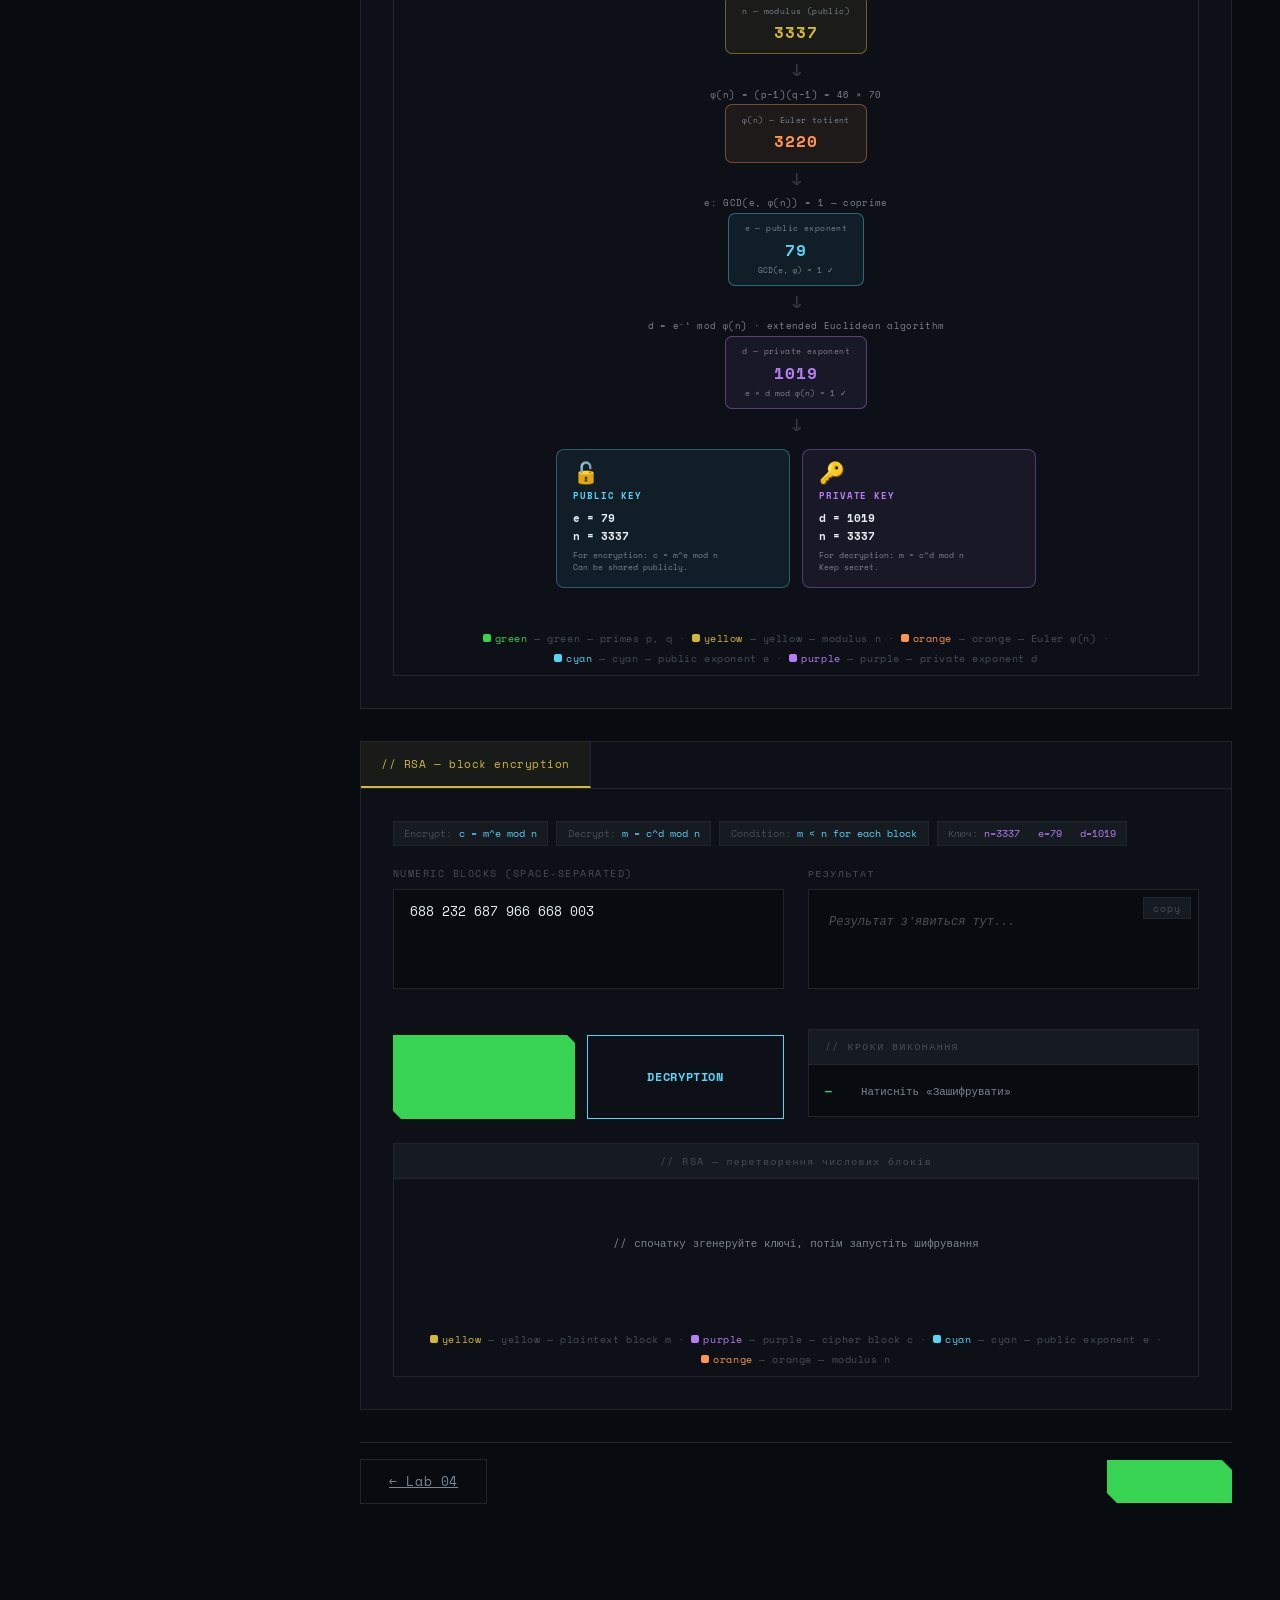
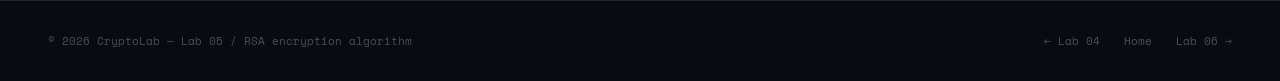
<file: labs/lab05.html>
<!doctype html>
<html lang="en">
  <head>
    <meta charset="UTF-8" />
    <meta name="viewport" content="width=device-width, initial-scale=1.0" />
    <title>Lab 05 — RSA encryption algorithm | CryptoLab</title>
    <link
      href="https://fonts.googleapis.com/css2?family=Space+Mono:ital,wght@0,400;0,700;1,400&family=Syne:wght@400;600;700;800&display=swap"
      rel="stylesheet"
    />
    <link rel="stylesheet" href="../css/styles.css" />
  </head>
  <body>
    <header>
      <a href="../index.html" class="logo">
        <span class="logo-bracket">{</span
        ><span class="logo-text">CryptoLab</span
        ><span class="logo-bracket">}</span>
      </a>
      <div style="display:flex;align-items:center;gap:1.5rem;">
        <div class="lang-switcher">
          <button class="lang-btn" data-lang="en" aria-label="English">EN</button>
          <span class="lang-sep">/</span>
          <button class="lang-btn" data-lang="uk" aria-label="Українська">UA</button>
        </div>
        <div class="breadcrumb">
          <a href="../index.html" data-i18n="home">Home</a>
          <span class="breadcrumb-sep">/</span>
          <span class="breadcrumb-current" data-i18n="lab05Label">Lab 05</span>
        </div>
      </div>
    </header>

    <div class="lab-page">
      <!-- LAB HERO -->
      <div class="lab-hero">
        <div class="lab-hero-inner">
          <div class="lab-hero-meta">
            <span class="lab-index-badge" data-i18n="labNum05">LAB 05</span>
            <span style="font-size: 0.65rem; color: var(--text-dim); letter-spacing: 0.15em;" data-i18n="lab05Meta">ASYMMETRIC ENCRYPTION</span>
          </div>
          <h1 class="lab-hero-title" data-i18n="lab05HeroTitle">RSA encryption algorithm</h1>
          <p class="lab-hero-sub" data-i18n="lab05HeroSub">RSA (Rivest–Shamir–Adleman, 1977) — first practical public-key algorithm. Security based on difficulty of factoring product of large primes. Public key (e, n) encrypts, private (d, n) decrypts.</p>
          <div class="lab-hero-chips">
            <span class="tag">RSA</span>
            <span class="tag">Відкритий ключ</span>
            <span class="tag">Алгоритм Евкліда</span>
            <span class="tag">Модульна арифметика</span>
            <span class="tag">BigInt</span>
          </div>
        </div>
      </div>

      <!-- CONTENT -->
      <div class="lab-content">
        <div class="lab-layout">
          <!-- SIDEBAR -->
          <aside class="lab-sidebar">
            <nav class="sidebar-nav">
              <div class="sidebar-nav-title" data-i18n="labNav">// navigation</div>
              <div class="sidebar-nav-item active" data-section="theory">
                <span class="sidebar-nav-num">01</span> <span data-i18n="labTheory">Theory</span>
              </div>
              <div class="sidebar-nav-item" data-section="keygen">
                <span class="sidebar-nav-num">02</span> Генерація ключів
              </div>
              <div class="sidebar-nav-item" data-section="rsa">
                <span class="sidebar-nav-num">03</span> Шифрування
              </div>
            </nav>
          </aside>

          <!-- MAIN -->
          <main>
            <!-- ── THEORY ────────────────────────────────────────── -->
            <section id="theory">
              <div class="theory-block">
                <div class="theory-header">
                  <span class="theory-title">Короткі теоретичні відомості</span>
                  <span class="theory-toggle">▼</span>
                </div>
                <div class="theory-body open">
                  <div class="theory-body-inner">
                    <p>
                      <strong>RSA</strong> — асиметричний алгоритм шифрування,
                      де для шифрування та розшифрування використовуються різні
                      ключі. Відкритий ключ можна вільно передавати, закритий
                      залишається у власника. Основа безпеки — обчислювальна
                      складність задачі факторизації великих чисел.
                    </p>
                    <div class="algo-cards">
                      <div class="algo-card" data-target="keygen">
                        <div class="algo-card-head">
                          <span class="algo-card-name">RSA — Генерація ключів</span>
                          <span class="algo-card-badge badge-rsa">асиметричний</span>
                        </div>
                        <div class="algo-card-formula">
                          n = p × q<br />
                          φ(n) = (p−1)(q−1)<br />
                          e: НСД(e, φ) = 1<br />
                          d = e⁻¹ mod φ(n)
                        </div>
                        <p class="algo-card-desc">
                          p, q — великі прості числа. Відкритий ключ (e, n) для
                          шифрування, закритий (d, n) для розшифрування. Безпека
                          — у складності факторизації n на множники p та q.
                        </p>
                        <span class="algo-card-goto">перейти до розділу ↓</span>
                      </div>
                      <div class="algo-card" data-target="rsa">
                        <div class="algo-card-head">
                          <span class="algo-card-name">RSA — Шифрування блоків</span>
                          <span class="algo-card-badge badge-rsa">блочне</span>
                        </div>
                        <div class="algo-card-formula">
                          c = m<sup>e</sup> mod n<br />
                          m = c<sup>d</sup> mod n
                        </div>
                        <p class="algo-card-desc" data-i18n="lab05AlgoDesc">
                          Text is split into numeric blocks m &lt; n. Each block is encrypted independently using fast modular exponentiation (square-and-multiply).
                        </p>
                        <span class="algo-card-goto" data-i18n="lab05GotoSection">go to section ↓</span>
                      </div>
                    </div>
                  </div>
                </div>
              </div>
            </section>

            <!-- ── KEY GENERATION ────────────────────────────────── -->
            <section id="keygen">
              <div class="cipher-workspace" style="margin-bottom: 2rem">
                <div class="workspace-tabs">
                  <div
                    class="workspace-tab active"
                    style="
                      cursor: default;
                      color: #b57ef5;
                      border-bottom-color: #b57ef5;
                      background: rgba(181, 126, 245, 0.06);
                    "
                  >
                    <span data-i18n="lab05SecKeygen">// RSA — key pair generation</span>
                  </div>
                </div>
                <div class="workspace-panel active" style="display: block">
                  <div class="info-chips">
                    <div class="info-chip">
                      <span class="chip-label" data-i18n="lab05Step1">Step 1:</span>
                      <span class="chip-val" data-i18n="lab05Step1Val">choose primes p and q</span>
                    </div>
                    <div class="info-chip">
                      <span class="chip-label" data-i18n="lab05Step2">Step 2:</span>
                      <span class="chip-val" data-i18n="lab05Step2Val">n = p·q, φ = (p−1)(q−1)</span>
                    </div>
                    <div class="info-chip">
                      <span class="chip-label" data-i18n="lab05Step3">Step 3:</span>
                      <span class="chip-val" data-i18n="lab05Step3Val">e: GCD(e, φ) = 1</span>
                    </div>
                    <div class="info-chip">
                      <span class="chip-label" data-i18n="lab05Step4">Step 4:</span>
                      <span class="chip-val" data-i18n="lab05Step4Val">d = e⁻¹ mod φ</span>
                    </div>
                  </div>

                  <div class="workspace-grid">
                    <!-- LEFT COL: inputs -->
                    <div class="workspace-col">
                      <div class="input-group">
                        <label class="input-label" data-i18n="lab05LabelP">p — first prime</label>
                        <input
                          class="input-field-sm"
                          id="rsa-p"
                          type="number"
                          min="2"
                          value="47"
                          style="height: 40px"
                        />
                      </div>
                      <div class="input-group">
                        <label class="input-label" data-i18n="lab05LabelQ">q — second prime</label>
                        <input
                          class="input-field-sm"
                          id="rsa-q"
                          type="number"
                          min="2"
                          value="71"
                          style="height: 40px"
                        />
                      </div>
                      <div class="input-group">
                        <label class="input-label" data-i18n="lab05LabelE">e — public exponent</label>
                        <input
                          class="input-field-sm"
                          id="rsa-e"
                          type="number"
                          min="2"
                          value="79"
                          style="height: 40px"
                        />
                      </div>
                      <div class="action-row">
                        <button
                          class="encrypt-btn"
                          style="flex: 1"
                          onclick="runKeyGen()"
                        >
                          <span style="font-size: 1.1rem; margin-right: 0.25rem">⚙</span>
                          <span data-i18n="lab05BtnGenKeys">Generate keys</span>
                        </button>
                      </div>
                    </div>

                    <!-- RIGHT COL: steps log -->
                    <div class="workspace-col">
                      <div class="steps-log">
                        <div class="steps-log-header">// кроки генерації</div>
                        <div class="steps-log-body" id="keygen-log">
                          <div class="log-line">
                            <span class="log-idx">—</span
                            ><span class="log-text"
                              >Натисніть «Генерувати ключі»</span
                            >
                          </div>
                        </div>
                      </div>
                    </div>
                  </div>

                  <!-- KEY GENERATION VISUALIZER -->
                  <div
                    class="caesar-vis"
                    id="keygen-vis"
                    style="margin-top: 1.5rem"
                  >
                    <div class="cvis-header">
                      // RSA — ланцюг обчислень: p, q → ключова пара
                    </div>
                    <div class="cvis-body" style="padding: 0.75rem 0">
                      <div id="keygen-flow">
                        <div
                          style="
                            text-align: center;
                            padding: 2.5rem 1rem;
                            font-size: 0.67rem;
                            color: var(--text-muted);
                            font-family: var(--font-mono);
                          "
                        >
                          // введіть p, q, e та натисніть «Генерувати ключі»
                        </div>
                      </div>
                    </div>
                    <div class="cvis-hint">
                      <span class="cvis-legend">
                        <span><span class="cvis-dot green"></span><span class="cvis-label-green" data-i18n="lab04ColorGreen">green</span> — <span data-i18n="lab05KeygenHintGreen">primes p, q</span></span>
                        <span>·</span>
                        <span><span class="cvis-dot yellow"></span><span class="cvis-label-yellow" data-i18n="lab04ColorYellow">yellow</span> — <span data-i18n="lab05KeygenHintYellow">modulus n</span></span>
                        <span>·</span>
                        <span><span class="cvis-dot orange"></span><span class="cvis-label-orange" data-i18n="lab04ColorOrange">orange</span> — <span data-i18n="lab05KeygenHintOrange">Euler φ(n)</span></span>
                        <span>·</span>
                        <span><span class="cvis-dot cyan"></span><span class="cvis-label-cyan" data-i18n="lab04ColorCyan">cyan</span> — <span data-i18n="lab05KeygenHintCyan">public exponent e</span></span>
                        <span>·</span>
                        <span><span class="cvis-dot purple"></span><span class="cvis-label-purple" data-i18n="lab04ColorPurple">purple</span> — <span data-i18n="lab05KeygenHintPurple">private exponent d</span></span>
                      </span>
                    </div>
                  </div>
                </div>
              </div>
            </section>

            <!-- ── RSA ENCRYPT / DECRYPT ─────────────────────────── -->
            <section id="rsa">
              <div class="cipher-workspace" style="margin-bottom: 2rem">
                <div class="workspace-tabs">
                  <div
                    class="workspace-tab active"
                    style="
                      cursor: default;
                      color: #d2b739;
                      border-bottom-color: #d2b739;
                      background: rgba(210, 183, 57, 0.06);
                    "
                  >
                    <span data-i18n="lab05SecEncrypt">// RSA — block encryption</span>
                  </div>
                </div>
                <div class="workspace-panel active" style="display: block">
                  <div class="info-chips">
                    <div class="info-chip">
                      <span class="chip-label" data-i18n="lab05ChipEnc">Encrypt:</span>
                      <span class="chip-val">c = m^e mod n</span>
                    </div>
                    <div class="info-chip">
                      <span class="chip-label" data-i18n="lab05ChipDec">Decrypt:</span>
                      <span class="chip-val">m = c^d mod n</span>
                    </div>
                    <div class="info-chip">
                      <span class="chip-label" data-i18n="lab05ChipCond">Condition:</span>
                      <span class="chip-val" data-i18n="lab05ChipCondVal">m &lt; n for each block</span>
                    </div>
                    <div class="info-chip" id="rsa-current-key-chip">
                      <span class="chip-label" data-i18n="lab05ChipKey">Key:</span>
                      <span class="chip-val" data-i18n="lab05ChipKeyVal">generate keys first</span>
                    </div>
                  </div>

                  <div class="workspace-grid">
                    <!-- LEFT COL -->
                    <div class="workspace-col">
                      <div class="input-group">
                        <label class="input-label" data-i18n="lab05LabelBlocks">Numeric blocks (space-separated)</label>
                        <textarea
                          class="input-field"
                          id="rsa-blocks"
                          style="resize: none; height: 100px; min-height: unset"
                          data-i18n-placeholder="lab05PlaceholderBlocks"
                          placeholder="e.g.: 688 232 687 966 668 003"
                        >688 232 687 966 668 003</textarea>
                      </div>
                      <div class="action-row">
                        <button
                          class="encrypt-btn"
                          style="flex: 1"
                          onclick="runRsaEncrypt()"
                        >
                          data-i18n="encrypt">⟶ Encrypt</button>
                        <button
                          class="decrypt-btn"
                          style="flex: 1"
                          onclick="runRsaDecrypt()"
                          data-i18n="decrypt"
                        >⟵ Decrypt
                        </button>
                      </div>
                    </div>

                    <!-- RIGHT COL -->
                    <div class="workspace-col">
                      <div class="input-group">
                        <label class="input-label">Результат</label>
                        <div style="position: relative">
                          <div
                            class="result-box"
                            id="rsa-result"
                            style="
                              height: 100px;
                              min-height: unset;
                              overflow-y: auto;
                              box-sizing: border-box;
                              font-size: 0.72rem;
                              word-break: break-all;
                            "
                          >
                            <span class="result-empty"
                              >Результат з'явиться тут...</span
                            >
                          </div>
                          <button
                            class="copy-btn"
                            onclick="copyResult('rsa-result', this)"
                          >
                            copy
                          </button>
                        </div>
                      </div>
                      <div class="steps-log">
                        <div class="steps-log-header">// кроки виконання</div>
                        <div class="steps-log-body" id="rsa-log">
                          <div class="log-line">
                            <span class="log-idx">—</span
                            ><span class="log-text"
                              >Натисніть «Зашифрувати»</span
                            >
                          </div>
                        </div>
                      </div>
                    </div>
                  </div>

                  <!-- RSA BLOCK VISUALIZER -->
                  <div
                    class="caesar-vis"
                    id="rsa-vis"
                    style="margin-top: 1.5rem"
                  >
                    <div class="cvis-header" id="rsa-vis-header">
                      // RSA — перетворення числових блоків
                    </div>
                    <div class="cvis-body">
                      <!-- Block navigator (hidden until encryption runs) -->
                      <div id="rsa-block-wrap" style="display: none">
                        <div class="des-rnav-row">
                          <button
                            class="des-rnav-btn"
                            onclick="rsaStep(-1)"
                          >←</button>
                          <div class="rsa-bstrip" id="rsa-bstrip"></div>
                          <button
                            class="des-rnav-btn"
                            onclick="rsaStep(1)"
                          >→</button>
                          <span
                            class="des-rstep-ctr"
                            id="rsa-block-counter"
                            >1 / N</span
                          >
                        </div>
                        <div id="rsa-block-diagram"></div>
                      </div>
                      <!-- Initial empty state -->
                      <div
                        id="rsa-vis-empty"
                        style="
                          text-align: center;
                          padding: 2.5rem 1rem;
                          font-size: 0.67rem;
                          color: var(--text-muted);
                          font-family: var(--font-mono);
                        "
                      >
                        // спочатку згенеруйте ключі, потім запустіть шифрування
                      </div>
                    </div>
                    <div class="cvis-hint">
                      <span class="cvis-legend">
                        <span>
                          <span class="cvis-dot yellow"></span
                          ><span class="cvis-label-yellow" data-i18n="lab04ColorYellow">yellow</span> — <span data-i18n="lab05CvisYellowM">plaintext block m</span>
                        </span>
                        <span>·</span>
                        <span>
                          <span class="cvis-dot purple"></span
                          ><span class="cvis-label-purple" data-i18n="lab04ColorPurple">purple</span> — <span data-i18n="lab05CvisPurpleC">cipher block c</span>
                        </span>
                        <span>·</span>
                        <span>
                          <span class="cvis-dot cyan"></span
                          ><span class="cvis-label-cyan" data-i18n="lab04ColorCyan">cyan</span> — <span data-i18n="lab05CvisCyan">public exponent e</span>
                        </span>
                        <span>·</span>
                        <span>
                          <span class="cvis-dot orange"></span
                          ><span class="cvis-label-orange" data-i18n="lab04ColorOrange">orange</span> — <span data-i18n="lab05CvisOrange">modulus n</span>
                        </span>
                      </span>
                    </div>
                  </div>
                </div>
              </div>
            </section>

            <!-- NAV BETWEEN LABS -->
            <div
              style="
                display: flex;
                justify-content: space-between;
                align-items: center;
                padding-top: 1rem;
                border-top: 1px solid var(--border);
                margin-top: 1.5rem;
              "
            >
              <a href="lab04.html" class="btn-secondary" data-i18n="lab05NavPrev">← Lab 04</a>
              <a href="lab06.html" class="btn-primary" data-i18n="lab05NavNext">Lab 06 →</a>
            </div>
          </main>
        </div>
      </div>
    </div>

    <footer>
      <span data-i18n="lab05Footer">© 2026 CryptoLab — Lab 05 / RSA encryption algorithm</span>
      <div class="footer-links">
        <a href="lab04.html" class="footer-link" data-i18n="lab05NavPrev">← Lab 04</a>
        <a href="../index.html" class="footer-link" data-i18n="home">Home</a>
        <a href="lab06.html" class="footer-link" data-i18n="lab05NavNext">Lab 06 →</a>
      </div>
    </footer>

    <script src="../js/i18n.js"></script>
    <script>
      document.addEventListener('DOMContentLoaded', function() {
        var lang = window.CL && window.CL.i18n ? window.CL.i18n.getLang() : 'en';
        document.querySelectorAll('.lang-btn').forEach(function(btn) {
          btn.classList.toggle('active', btn.dataset.lang === lang);
          btn.addEventListener('click', function() {
            var l = this.dataset.lang;
            if (window.CL && window.CL.i18n) window.CL.i18n.setLang(l);
            document.querySelectorAll('.lang-btn').forEach(function(b) { b.classList.toggle('active', b.dataset.lang === l); });
          });
        });
      });
    </script>
    <script src="../js/common.js"></script>
    <script src="../js/ciphers/rsa.js"></script>
    <script>
      'use strict';

      /* ── State ───────────────────────────────────────────────── */
      var _rsaKeys = null;
      var _rsaBlockData = null;
      var _rsaBlockIdx = 0;
      var _rsaIsDecrypt = false;

      /* ── Helpers ─────────────────────────────────────────────── */
      function copyResult(id, btn) {
        var text = document.getElementById(id) && document.getElementById(id).textContent.trim();
        var empty = "Результат з'явиться тут...";
        if (!text || text === empty) return;
        navigator.clipboard.writeText(text).then(function () {
          var orig = btn.textContent;
          btn.textContent = '✓ ok';
          btn.style.color = 'var(--green)';
          setTimeout(function () { btn.textContent = orig; btn.style.color = ''; }, 1500);
        });
      }

      function buildLog(id, steps) {
        var el = document.getElementById(id);
        if (!el) return;
        el.innerHTML = steps.map(function (s) {
          return '<div class="log-line">' +
            '<span class="log-idx">' + s.n + '</span>' +
            '<span class="log-text">' + s.t + '</span>' +
            (s.d ? '<span class="log-detail">' + s.d + '</span>' : '') +
            '</div>';
        }).join('');
      }

      /* ── Key Generation ──────────────────────────────────────── */
      function runKeyGen() {
        var pVal = document.getElementById('rsa-p').value.trim();
        var qVal = document.getElementById('rsa-q').value.trim();
        var eVal = document.getElementById('rsa-e').value.trim();
        try {
          var p = BigInt(pVal);
          var q = BigInt(qVal);
          var eHint = eVal ? BigInt(eVal) : undefined;
          var keys = window.CL.RSA.generateKeys(p, q, eHint);
          _rsaKeys = keys;
          buildLog('keygen-log', keys.steps);
          buildKeygenVis(p, q, keys);
          var chip = document.getElementById('rsa-current-key-chip');
          if (chip) {
            chip.innerHTML =
              '<span class="chip-label">Ключ:</span>' +
              '<span class="chip-val" style="color:#b57ef5">' +
              'n=' + keys.n + ' &nbsp; e=' + keys.e + ' &nbsp; d=' + keys.d +
              '</span>';
          }
        } catch (err) {
          buildLog('keygen-log', [{ n: '!', t: err.message }]);
        }
      }

      function buildKeygenVis(p, q, keys) {
        var container = document.getElementById('keygen-flow');
        if (!container) return;

        var pMinus1 = p - 1n;
        var qMinus1 = q - 1n;
        var check = (keys.e * keys.d) % keys.phi;

        container.innerHTML =
          '<div class="rsa-keygen-flow">' +

          /* Row: p × q */
          '<div class="rsa-flow-row">' +
            '<div class="rsa-param-node prime">' +
              '<div class="rsa-node-label">' + (window.CL && CL.i18n ? CL.i18n.t('lab05RsaNodeP') : 'p (prime)') + '</div>' +
              '<div class="rsa-node-val">' + p + '</div>' +
            '</div>' +
            '<div class="rsa-flow-op">×</div>' +
            '<div class="rsa-param-node prime">' +
              '<div class="rsa-node-label">' + (window.CL && CL.i18n ? CL.i18n.t('lab05RsaNodeQ') : 'q (prime)') + '</div>' +
              '<div class="rsa-node-val">' + q + '</div>' +
            '</div>' +
          '</div>' +

          '<div class="rsa-flow-arrow">↓</div>' +
          '<div class="rsa-flow-label">n = p × q</div>' +

          /* Row: n */
          '<div class="rsa-flow-row">' +
            '<div class="rsa-param-node modulus">' +
              '<div class="rsa-node-label">' + (window.CL && CL.i18n ? CL.i18n.t('lab05RsaNodeN') : 'n — modulus (public)') + '</div>' +
              '<div class="rsa-node-val">' + keys.n + '</div>' +
            '</div>' +
          '</div>' +

          '<div class="rsa-flow-arrow">↓</div>' +
          '<div class="rsa-flow-label">φ(n) = (p−1)(q−1) = ' + pMinus1 + ' × ' + qMinus1 + '</div>' +

          /* Row: phi */
          '<div class="rsa-flow-row">' +
            '<div class="rsa-param-node phi-node">' +
              '<div class="rsa-node-label">' + (window.CL && CL.i18n ? CL.i18n.t('lab05RsaNodePhi') : 'φ(n) — Euler totient') + '</div>' +
              '<div class="rsa-node-val">' + keys.phi + '</div>' +
            '</div>' +
          '</div>' +

          '<div class="rsa-flow-arrow">↓</div>' +
          '<div class="rsa-flow-label">' + (window.CL && CL.i18n ? CL.i18n.t('lab05RsaFlowGcd') : 'e: GCD(e, φ(n)) = 1 — coprime') + '</div>' +

          /* Row: e */
          '<div class="rsa-flow-row">' +
            '<div class="rsa-param-node pub-exp">' +
              '<div class="rsa-node-label">' + (window.CL && CL.i18n ? CL.i18n.t('lab05RsaNodeE') : 'e — public exponent') + '</div>' +
              '<div class="rsa-node-val">' + keys.e + '</div>' +
              '<div class="rsa-node-check">' + (window.CL && CL.i18n ? CL.i18n.t('lab05RsaNodeGcd') : 'GCD(e, φ) = 1 ✓') + '</div>' +
            '</div>' +
          '</div>' +

          '<div class="rsa-flow-arrow">↓</div>' +
          '<div class="rsa-flow-label">' + (window.CL && CL.i18n ? CL.i18n.t('lab05RsaFlowD') : 'd = e⁻¹ mod φ(n) · extended Euclidean algorithm') + '</div>' +

          /* Row: d */
          '<div class="rsa-flow-row">' +
            '<div class="rsa-param-node priv-exp">' +
              '<div class="rsa-node-label">' + (window.CL && CL.i18n ? CL.i18n.t('lab05RsaNodeD') : 'd — private exponent') + '</div>' +
              '<div class="rsa-node-val">' + keys.d + '</div>' +
              '<div class="rsa-node-check">e × d mod φ(n) = ' + check + ' ✓</div>' +
            '</div>' +
          '</div>' +

          '<div class="rsa-flow-arrow">↓</div>' +

          /* Key cards */
          '<div class="rsa-key-cards">' +
            '<div class="rsa-key-card pub">' +
              '<div class="rsa-key-card-icon">🔓</div>' +
              '<div class="rsa-key-card-title">' + (window.CL && CL.i18n ? CL.i18n.t('lab05RsaKeyPub') : 'Public key') + '</div>' +
              '<div class="rsa-key-card-val">e = ' + keys.e + '<br>n = ' + keys.n + '</div>' +
              '<div class="rsa-key-card-sub">' + (window.CL && CL.i18n ? CL.i18n.t('lab05RsaKeyPubSub') : 'For encryption: c = m^e mod n. Can be shared publicly.') + '</div>' +
            '</div>' +
            '<div class="rsa-key-card priv">' +
              '<div class="rsa-key-card-icon">🔑</div>' +
              '<div class="rsa-key-card-title">' + (window.CL && CL.i18n ? CL.i18n.t('lab05RsaKeyPriv') : 'Private key') + '</div>' +
              '<div class="rsa-key-card-val">d = ' + keys.d + '<br>n = ' + keys.n + '</div>' +
              '<div class="rsa-key-card-sub">' + (window.CL && CL.i18n ? CL.i18n.t('lab05RsaKeyPrivSub') : 'For decryption: m = c^d mod n. Keep secret.') + '</div>' +
            '</div>' +
          '</div>' +

          '</div>';
      }

      /* ── RSA Encrypt ─────────────────────────────────────────── */
      function runRsaEncrypt() {
        if (!_rsaKeys) {
          document.getElementById('rsa-result').textContent =
            (window.CL && CL.i18n ? CL.i18n.t('lab05WarnGenKeys') : '⚠ Generate keys first in "Key generation" section');
          return;
        }
        var input = document.getElementById('rsa-blocks').value.trim();
        if (!input) return;
        try {
          var r = window.CL.RSA.encryptBlocks(input, _rsaKeys.e, _rsaKeys.n);
          document.getElementById('rsa-result').textContent = r.cipher.join(' ');
          buildLog('rsa-log', r.steps);
          var inputParts = input.split(/\s+/);
          var blockData = r.cipher.map(function (c, i) {
            return { m: inputParts[i], c: String(c) };
          });
          buildRsaVis(blockData, false);
        } catch (err) {
          document.getElementById('rsa-result').textContent = '⚠ ' + err.message;
        }
      }

      /* ── RSA Decrypt ─────────────────────────────────────────── */
      function runRsaDecrypt() {
        if (!_rsaKeys) {
          document.getElementById('rsa-result').textContent =
            (window.CL && CL.i18n ? CL.i18n.t('lab05WarnGenKeys') : '⚠ Generate keys first in "Key generation" section');
          return;
        }
        var input = document.getElementById('rsa-blocks').value.trim();
        if (!input) return;
        try {
          var cipherArr = input.split(/\s+/).map(BigInt);
          var r = window.CL.RSA.decryptBlocks(cipherArr, _rsaKeys.d, _rsaKeys.n);
          document.getElementById('rsa-result').textContent = r.plain.join(' ');
          buildLog('rsa-log', r.steps);
          var blockData = cipherArr.map(function (c, i) {
            return { c: String(c), m: String(r.plain[i]) };
          });
          buildRsaVis(blockData, true);
        } catch (err) {
          document.getElementById('rsa-result').textContent = '⚠ ' + err.message;
        }
      }

      /* ── RSA Block Visualizer ────────────────────────────────── */
      function buildRsaVis(blocks, isDecrypt) {
        _rsaBlockData = blocks;
        _rsaIsDecrypt = isDecrypt;
        _rsaBlockIdx = 0;

        /* Header */
        var hdr = document.getElementById('rsa-vis-header');
        if (hdr) {
          hdr.innerHTML =
            '// RSA ' + (isDecrypt ? 'розшифрування' : 'шифрування') +
            ' &nbsp;·&nbsp; блок за блоком &nbsp;·&nbsp; ' +
            '<span class="badge-rsa">' + (isDecrypt ? 'c^d mod n' : 'm^e mod n') + '</span>';
        }

        /* Show wrap, hide empty */
        var empty = document.getElementById('rsa-vis-empty');
        if (empty) empty.style.display = 'none';
        var wrap = document.getElementById('rsa-block-wrap');
        if (wrap) wrap.style.display = 'block';

        /* Build strip */
        var strip = document.getElementById('rsa-bstrip');
        if (strip) {
          strip.innerHTML = blocks.map(function (b, i) {
            var label = isDecrypt ? String(b.c) : String(b.m);
            if (label.length > 5) label = label.substring(0, 4) + '…';
            return '<div class="rsa-bstrip-pill' + (i === 0 ? ' active' : '') +
              '" onclick="rsaGoTo(' + i + ')">' +
              String(i + 1).padStart(2, '0') + '<br>' +
              '<span style="font-size:.48rem;opacity:.75">' + label + '</span>' +
              '</div>';
          }).join('');
        }

        /* Counter */
        var ctr = document.getElementById('rsa-block-counter');
        if (ctr) ctr.textContent = '1 / ' + blocks.length;

        rsaRenderBlock(0);
      }

      function rsaRenderBlock(idx) {
        if (!_rsaBlockData || !_rsaKeys) return;
        var b = _rsaBlockData[idx];
        var total = _rsaBlockData.length;
        var decrypt = _rsaIsDecrypt;

        var inputVal = decrypt ? b.c : b.m;
        var outputVal = decrypt ? b.m : b.c;
        var expLabel = decrypt ? 'd' : 'e';
        var expVal = decrypt ? String(_rsaKeys.d) : String(_rsaKeys.e);
        var nVal = String(_rsaKeys.n);
        var formulaShort = decrypt ? 'm = c^d mod n' : 'c = m^e mod n';
        var formulaFull = decrypt
          ? 'm = ' + b.c + '^' + _rsaKeys.d + ' mod ' + _rsaKeys.n + ' = ' + b.m
          : 'c = ' + b.m + '^' + _rsaKeys.e + ' mod ' + _rsaKeys.n + ' = ' + b.c;

        var inClass = decrypt ? 'cipher' : 'plain';
        var outClass = decrypt ? 'plain' : 'cipher';
        var expClass = decrypt ? 'd-exp' : 'e-exp';
        var inLabel = decrypt ? 'ШИФРОБЛОК — вхід' : 'ВІДКРИТИЙ БЛОК — вхід';
        var outLabel = decrypt ? 'ВІДКРИТИЙ БЛОК — вихід' : 'ШИФРОБЛОК — вихід';
        var inSub = decrypt ? 'зашифрований числовий блок' : 'числовий блок відкритого тексту';
        var outSub = decrypt ? 'відновлений числовий блок' : 'зашифрований числовий блок';

        var el = document.getElementById('rsa-block-diagram');
        if (!el) return;

        el.innerHTML =
          '<div class="rsa-bfocus">' +

          /* Title bar */
          '<div class="rsa-bfocus-title">' +
            'БЛОК ' + String(idx + 1).padStart(2, '0') + ' / ' + String(total).padStart(2, '0') +
            '<span style="font-size:.55rem;opacity:.6;font-weight:400;letter-spacing:.04em">' +
            formulaShort + '</span>' +
          '</div>' +

          /* Input section */
          '<div class="rsa-bfocus-section">' +
            '<div class="rsa-bfocus-label">' + inLabel + '</div>' +
            '<div class="rsa-bfocus-num ' + inClass + '">' + inputVal + '</div>' +
            '<div style="font-size:.5rem;color:var(--text-muted);font-family:var(--font-mono);margin-top:.2rem">' +
            inSub + '</div>' +
          '</div>' +

          /* Operation section */
          '<div class="rsa-bfocus-section" style="background:rgba(0,0,0,0.12)">' +
            '<div class="rsa-bfocus-label">' + (window.CL && CL.i18n ? CL.i18n.t('lab05OpLabel') : 'OPERATION — modular exponentiation') + '</div>' +
            '<div class="rsa-bfocus-formula">' +
              '<span class="rsa-bfocus-num ' + inClass + '" style="font-size:1rem">' + inputVal + '</span>' +
              '<span class="rsa-bfocus-op"> ^ </span>' +
              '<span class="rsa-bfocus-exp ' + expClass + '">' + expLabel + ' = ' + expVal + '</span>' +
              '<span class="rsa-bfocus-op"> mod </span>' +
              '<span class="rsa-bfocus-exp n-exp">n = ' + nVal + '</span>' +
              '<span class="rsa-bfocus-op"> = </span>' +
              '<span class="rsa-bfocus-result ' + outClass + '">' + outputVal + '</span>' +
            '</div>' +
            '<div class="rsa-bfocus-full">' + formulaFull + '</div>' +
          '</div>' +

          /* Output section */
          '<div class="rsa-bfocus-section">' +
            '<div class="rsa-bfocus-label">' + outLabel + '</div>' +
            '<div class="rsa-bfocus-result ' + outClass + '">' + outputVal + '</div>' +
            '<div style="font-size:.5rem;color:var(--text-muted);font-family:var(--font-mono);margin-top:.25rem">' +
            outSub + '</div>' +
          '</div>' +

          '</div>';
      }

      function rsaGoTo(idx) {
        if (!_rsaBlockData) return;
        _rsaBlockIdx = ((idx % _rsaBlockData.length) + _rsaBlockData.length) % _rsaBlockData.length;
        document.querySelectorAll('.rsa-bstrip-pill').forEach(function (el, i) {
          el.classList.toggle('active', i === _rsaBlockIdx);
        });
        var ctr = document.getElementById('rsa-block-counter');
        if (ctr) ctr.textContent = (_rsaBlockIdx + 1) + ' / ' + _rsaBlockData.length;
        rsaRenderBlock(_rsaBlockIdx);
        var active = document.querySelector('.rsa-bstrip-pill.active');
        if (active) active.scrollIntoView({ behavior: 'smooth', block: 'nearest', inline: 'center' });
      }

      function rsaStep(dir) { rsaGoTo(_rsaBlockIdx + dir); }

      /* ── Init ────────────────────────────────────────────────── */
      document.addEventListener('DOMContentLoaded', function () {
        initScrollSpy(['theory', 'keygen', 'rsa']);
        initAlgoCards();
        runKeyGen();
      });
    </script>
  </body>
</html>
</file>
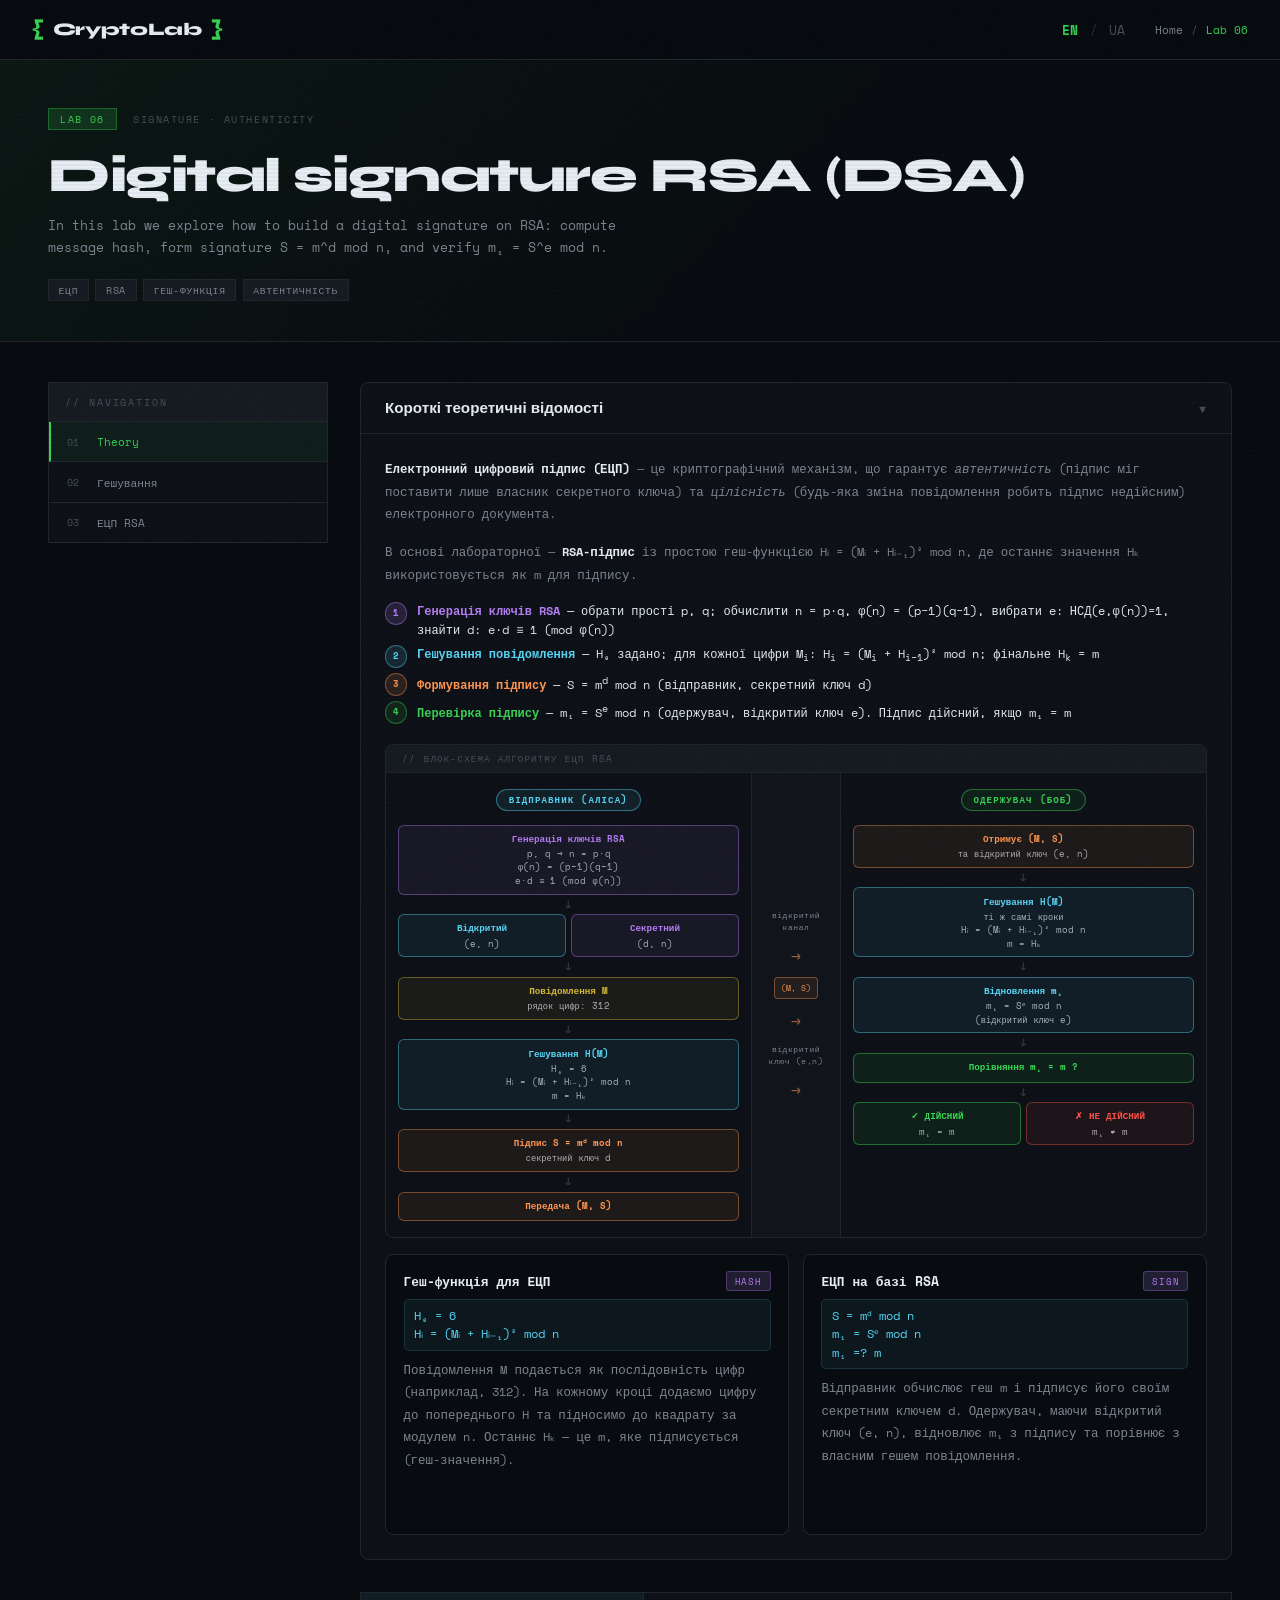
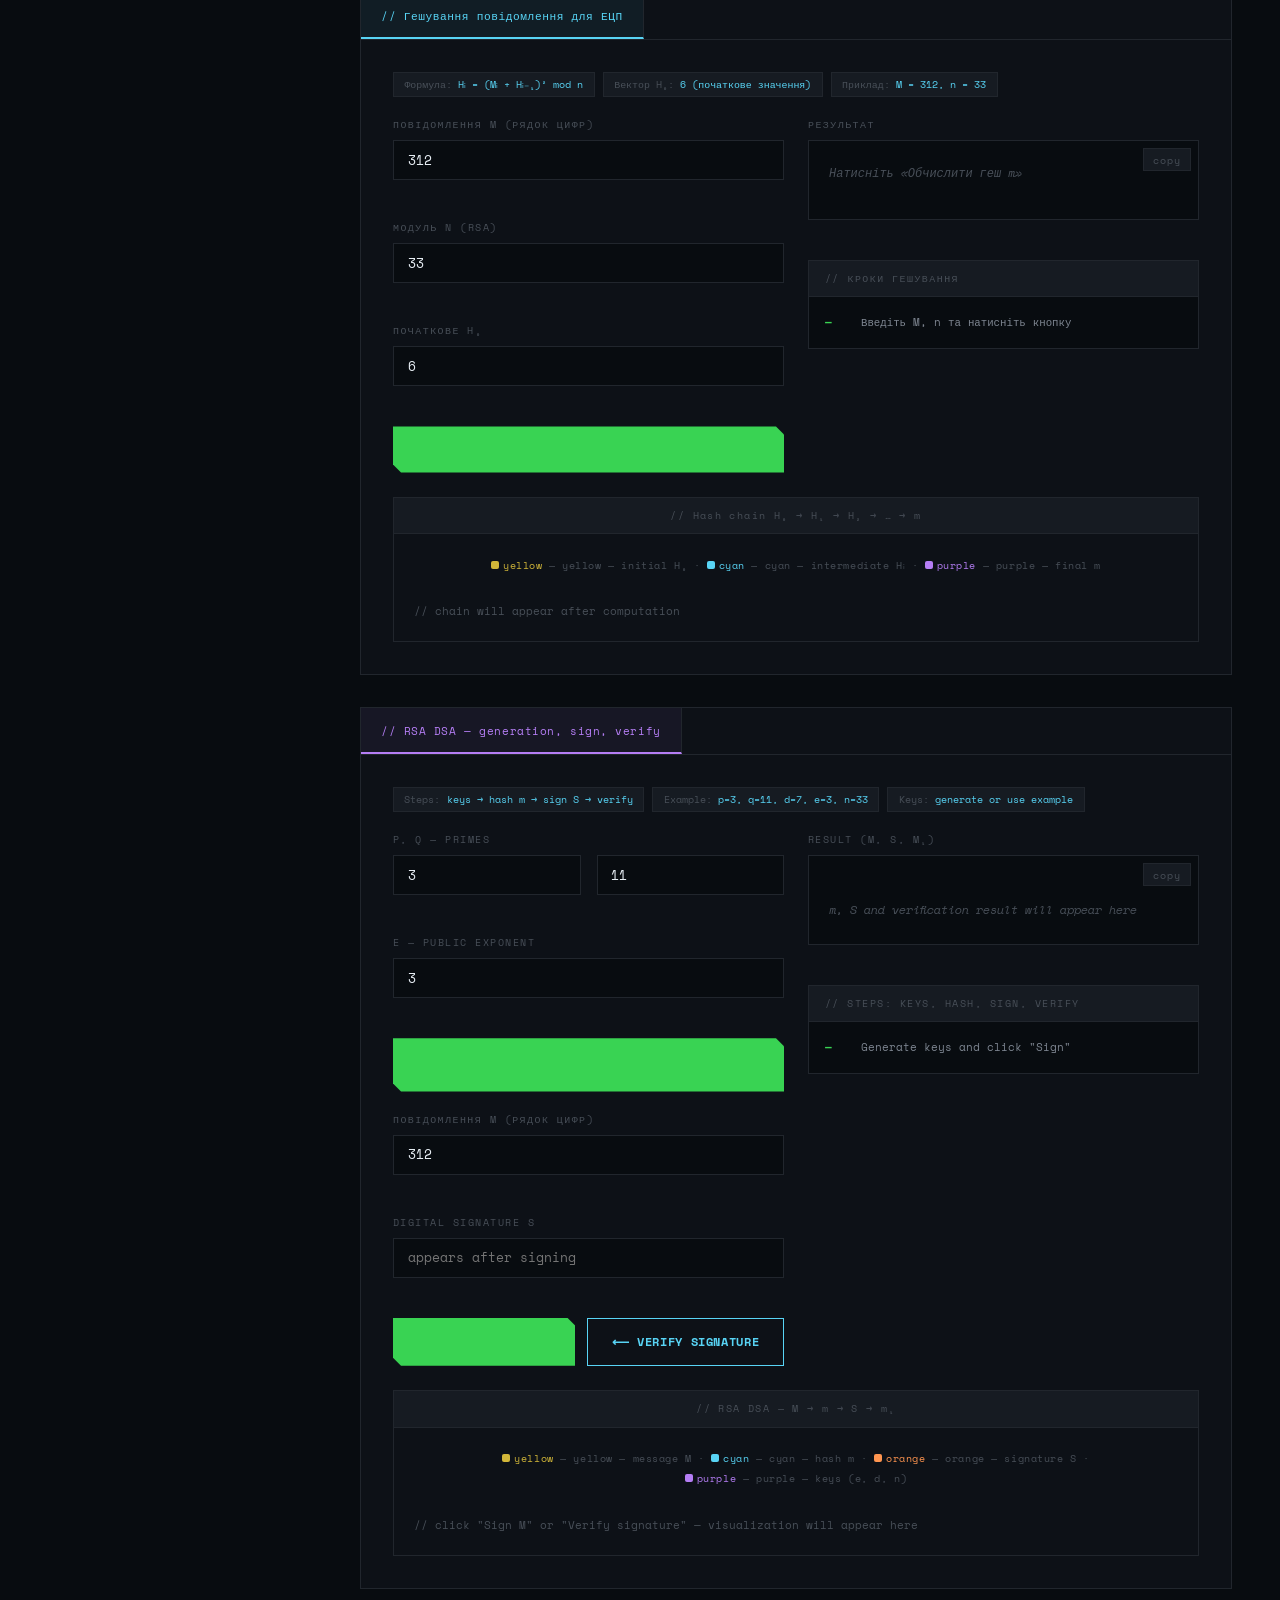
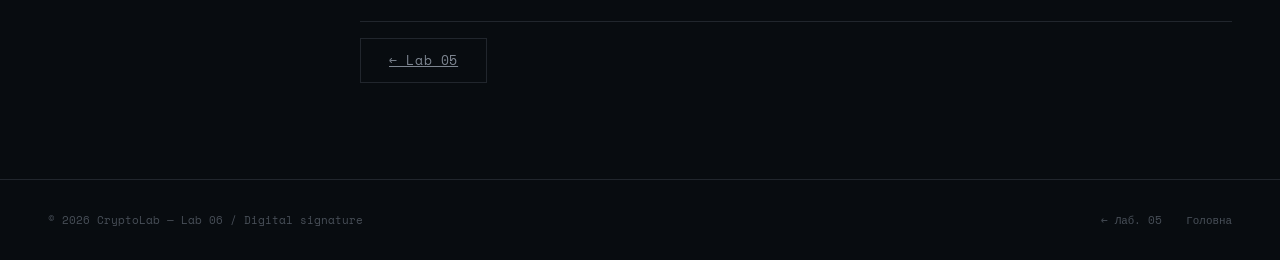
<file: labs/lab06.html>
<!doctype html>
<html lang="en">
  <head>
    <meta charset="UTF-8" />
    <meta name="viewport" content="width=device-width, initial-scale=1.0" />
    <title>Lab 06 — Digital signature (RSA) | CryptoLab</title>
    <link
      href="https://fonts.googleapis.com/css2?family=Space+Mono:ital,wght@0,400;0,700;1,400&family=Syne:wght@400;600;700;800&display=swap"
      rel="stylesheet"
    />
    <link rel="stylesheet" href="../css/styles.css" />
  </head>
  <body>
    <header>
      <a href="../index.html" class="logo">
        <span class="logo-bracket">{</span
        ><span class="logo-text">CryptoLab</span
        ><span class="logo-bracket">}</span>
      </a>
      <div style="display:flex;align-items:center;gap:1.5rem;">
        <div class="lang-switcher">
          <button class="lang-btn" data-lang="en" aria-label="English">EN</button>
          <span class="lang-sep">/</span>
          <button class="lang-btn" data-lang="uk" aria-label="Українська">UA</button>
        </div>
        <div class="breadcrumb">
          <a href="../index.html" data-i18n="home">Home</a>
          <span class="breadcrumb-sep">/</span>
          <span class="breadcrumb-current" data-i18n="lab06Label">Lab 06</span>
        </div>
      </div>
    </header>

    <div class="lab-page">
      <!-- LAB HERO -->
      <div class="lab-hero">
        <div class="lab-hero-inner">
          <div class="lab-hero-meta">
            <span class="lab-index-badge" data-i18n="labNum06">LAB 06</span>
            <span style="font-size:0.65rem;color:var(--text-dim);letter-spacing:0.15em" data-i18n="lab06Meta">SIGNATURE · AUTHENTICITY</span>
          </div>
          <h1 class="lab-hero-title" data-i18n="lab06HeroTitle">Digital signature RSA (DSA)</h1>
          <p class="lab-hero-sub" data-i18n="lab06HeroSub">In this lab we explore how to build a digital signature on RSA: compute message hash, form signature S = m^d mod n, and verify m₁ = S^e mod n.</p>
          <div class="lab-hero-chips">
            <span class="tag">ЕЦП</span>
            <span class="tag">RSA</span>
            <span class="tag">Геш-функція</span>
            <span class="tag">Автентичність</span>
          </div>
        </div>
      </div>

      <!-- CONTENT -->
      <div class="lab-content">
        <div class="lab-layout">
          <!-- SIDEBAR -->
          <aside class="lab-sidebar">
            <nav class="sidebar-nav">
              <div class="sidebar-nav-title" data-i18n="labNav">// navigation</div>
              <div class="sidebar-nav-item active" data-section="theory">
                <span class="sidebar-nav-num">01</span> <span data-i18n="labTheory">Theory</span>
              </div>
              <div class="sidebar-nav-item" data-section="hash">
                <span class="sidebar-nav-num">02</span> Гешування
              </div>
              <div class="sidebar-nav-item" data-section="dsa">
                <span class="sidebar-nav-num">03</span> ЕЦП RSA
              </div>
            </nav>
          </aside>

          <!-- MAIN -->
          <main>
            <!-- ── THEORY ─────────────────────────────────────────── -->
            <section id="theory">
              <div class="theory-block">
                <div class="theory-header">
                  <span class="theory-title">Короткі теоретичні відомості</span>
                  <span class="theory-toggle">▼</span>
                </div>
                <div class="theory-body open">
                  <div class="theory-body-inner">

                    <p>
                      <strong>Електронний цифровий підпис (ЕЦП)</strong> — це
                      криптографічний механізм, що гарантує
                      <em>автентичність</em> (підпис міг поставити лише власник
                      секретного ключа) та <em>цілісність</em> (будь-яка зміна
                      повідомлення робить підпис недійсним) електронного
                      документа.
                    </p>

                    <p>
                      В основі лабораторної — <strong>RSA-підпис</strong> із
                      простою геш-функцією
                      <span style="white-space:nowrap">Hᵢ = (Mᵢ + Hᵢ₋₁)² mod n</span>,
                      де останнє значення Hₖ використовується як m для підпису.
                    </p>

                    <!-- Кроки алгоритму -->
                    <div style="margin: 0.8rem 0; display: flex; flex-direction: column; gap: 0.35rem;">
                      <div style="display:flex;align-items:flex-start;gap:0.6rem;font-size:0.75rem;line-height:1.55">
                        <span style="flex-shrink:0;width:1.4rem;height:1.4rem;border-radius:50%;background:rgba(181,126,245,.15);border:1px solid rgba(181,126,245,.4);color:#b57ef5;font-family:var(--font-mono);font-size:0.58rem;font-weight:700;display:flex;align-items:center;justify-content:center">1</span>
                        <span><strong style="color:#b57ef5">Генерація ключів RSA</strong> — обрати прості p, q; обчислити
                          n&nbsp;=&nbsp;p·q, φ(n)&nbsp;=&nbsp;(p−1)(q−1), вибрати e: НСД(e,φ(n))=1,
                          знайти d: e·d&nbsp;≡&nbsp;1&nbsp;(mod&nbsp;φ(n))</span>
                      </div>
                      <div style="display:flex;align-items:flex-start;gap:0.6rem;font-size:0.75rem;line-height:1.55">
                        <span style="flex-shrink:0;width:1.4rem;height:1.4rem;border-radius:50%;background:rgba(88,212,245,.12);border:1px solid rgba(88,212,245,.4);color:#58d4f5;font-family:var(--font-mono);font-size:0.58rem;font-weight:700;display:flex;align-items:center;justify-content:center">2</span>
                        <span><strong style="color:#58d4f5">Гешування повідомлення</strong> —
                          H₀ задано; для кожної цифри M<sub>i</sub>:
                          H<sub>i</sub>&nbsp;=&nbsp;(M<sub>i</sub>&nbsp;+&nbsp;H<sub>i−1</sub>)²&nbsp;mod&nbsp;n;
                          фінальне H<sub>k</sub>&nbsp;=&nbsp;m</span>
                      </div>
                      <div style="display:flex;align-items:flex-start;gap:0.6rem;font-size:0.75rem;line-height:1.55">
                        <span style="flex-shrink:0;width:1.4rem;height:1.4rem;border-radius:50%;background:rgba(255,149,80,.12);border:1px solid rgba(255,149,80,.4);color:#ff9550;font-family:var(--font-mono);font-size:0.58rem;font-weight:700;display:flex;align-items:center;justify-content:center">3</span>
                        <span><strong style="color:#ff9550">Формування підпису</strong> —
                          S&nbsp;=&nbsp;m<sup>d</sup>&nbsp;mod&nbsp;n (відправник, секретний ключ d)</span>
                      </div>
                      <div style="display:flex;align-items:flex-start;gap:0.6rem;font-size:0.75rem;line-height:1.55">
                        <span style="flex-shrink:0;width:1.4rem;height:1.4rem;border-radius:50%;background:rgba(57,211,83,.1);border:1px solid rgba(57,211,83,.4);color:#39d353;font-family:var(--font-mono);font-size:0.58rem;font-weight:700;display:flex;align-items:center;justify-content:center">4</span>
                        <span><strong style="color:#39d353">Перевірка підпису</strong> —
                          m₁&nbsp;=&nbsp;S<sup>e</sup>&nbsp;mod&nbsp;n (одержувач, відкритий ключ e).
                          Підпис дійсний, якщо m₁&nbsp;=&nbsp;m</span>
                      </div>
                    </div>

                    <!-- Блок-схема алгоритму ЕЦП RSA -->
                    <div class="eds-diagram">
                      <div class="eds-diagram-header">
                        // блок-схема алгоритму ЕЦП RSA
                      </div>
                      <div class="eds-diagram-body">

                        <!-- ВІДПРАВНИК (Аліса) -->
                        <div class="eds-side">
                          <div class="eds-side-title sender">Відправник (Аліса)</div>

                          <div class="eds-node key">
                            <div class="eds-node-title">Генерація ключів RSA</div>
                            <div class="eds-node-formula">
                              p, q → n = p·q<br />
                              φ(n) = (p−1)(q−1)<br />
                              e·d ≡ 1 (mod φ(n))
                            </div>
                          </div>
                          <div class="eds-arr">↓</div>

                          <div class="eds-key-row">
                            <div class="eds-node" style="border-color:rgba(88,212,245,.4);background:rgba(88,212,245,.07);text-align:center">
                              <div class="eds-node-title" style="color:#58d4f5">Відкритий</div>
                              <div class="eds-node-formula">(e, n)</div>
                            </div>
                            <div class="eds-node key" style="text-align:center">
                              <div class="eds-node-title">Секретний</div>
                              <div class="eds-node-formula">(d, n)</div>
                            </div>
                          </div>
                          <div class="eds-arr">↓</div>

                          <div class="eds-node msg">
                            <div class="eds-node-title">Повідомлення M</div>
                            <div class="eds-node-formula">рядок цифр: 312</div>
                          </div>
                          <div class="eds-arr">↓</div>

                          <div class="eds-node hash">
                            <div class="eds-node-title">Гешування H(M)</div>
                            <div class="eds-node-formula">
                              H₀ = 6<br />
                              Hᵢ = (Mᵢ + Hᵢ₋₁)² mod n<br />
                              m = Hₖ
                            </div>
                          </div>
                          <div class="eds-arr">↓</div>

                          <div class="eds-node sign">
                            <div class="eds-node-title">Підпис S = mᵈ mod n</div>
                            <div class="eds-node-formula">секретний ключ d</div>
                          </div>
                          <div class="eds-arr">↓</div>

                          <div class="eds-node" style="border-color:rgba(255,149,80,.4);background:rgba(255,149,80,.07);text-align:center">
                            <div class="eds-node-title" style="color:#ff9550">Передача (M, S)</div>
                          </div>
                        </div>

                        <!-- КАНАЛ -->
                        <div class="eds-channel">
                          <div class="eds-channel-label">відкритий<br />канал</div>
                          <div class="eds-channel-arrow">→</div>
                          <div class="eds-channel-badge">(M, S)</div>
                          <div class="eds-channel-arrow">→</div>
                          <div class="eds-channel-label">відкритий<br />ключ (e,n)</div>
                          <div class="eds-channel-arrow">→</div>
                        </div>

                        <!-- ОДЕРЖУВАЧ (Боб) -->
                        <div class="eds-side">
                          <div class="eds-side-title receiver">Одержувач (Боб)</div>

                          <div class="eds-node" style="border-color:rgba(255,149,80,.4);background:rgba(255,149,80,.07);text-align:center">
                            <div class="eds-node-title" style="color:#ff9550">Отримує (M, S)</div>
                            <div class="eds-node-formula">та відкритий ключ (e, n)</div>
                          </div>
                          <div class="eds-arr">↓</div>

                          <div class="eds-node hash">
                            <div class="eds-node-title">Гешування H(M)</div>
                            <div class="eds-node-formula">
                              ті ж самі кроки<br />
                              Hᵢ = (Mᵢ + Hᵢ₋₁)² mod n<br />
                              m = Hₖ
                            </div>
                          </div>
                          <div class="eds-arr">↓</div>

                          <div class="eds-node" style="border-color:rgba(88,212,245,.4);background:rgba(88,212,245,.07)">
                            <div class="eds-node-title" style="color:#58d4f5">Відновлення m₁</div>
                            <div class="eds-node-formula">
                              m₁ = Sᵉ mod n<br />
                              (відкритий ключ e)
                            </div>
                          </div>
                          <div class="eds-arr">↓</div>

                          <div class="eds-node chk">
                            <div class="eds-node-title">Порівняння m₁ = m ?</div>
                          </div>
                          <div class="eds-arr">↓</div>

                          <div class="eds-key-row">
                            <div class="eds-node chk" style="text-align:center">
                              <div class="eds-node-title">✓ ДІЙСНИЙ</div>
                              <div class="eds-node-formula">m₁ = m</div>
                            </div>
                            <div class="eds-node" style="border-color:rgba(248,81,73,.4);background:rgba(248,81,73,.07);text-align:center">
                              <div class="eds-node-title" style="color:#f85149">✗ НЕ ДІЙСНИЙ</div>
                              <div class="eds-node-formula">m₁ ≠ m</div>
                            </div>
                          </div>
                        </div>

                      </div><!-- /eds-diagram-body -->
                    </div><!-- /eds-diagram -->

                    <!-- algo-cards -->
                    <div class="algo-cards" style="margin-top:1rem">
                      <div class="algo-card" data-target="hash">
                        <div class="algo-card-head">
                          <span class="algo-card-name">Геш-функція для ЕЦП</span>
                          <span class="algo-card-badge badge-rsa">hash</span>
                        </div>
                        <div class="algo-card-formula">
                          H₀ = 6<br />
                          Hᵢ = (Mᵢ + Hᵢ₋₁)² mod n
                        </div>
                        <p class="algo-card-desc">
                          Повідомлення M подається як послідовність цифр
                          (наприклад, 312). На кожному кроці додаємо цифру до
                          попереднього H та підносимо до квадрату за модулем n.
                          Останнє Hₖ — це m, яке підписується (геш-значення).
                        </p>
                        <span class="algo-card-goto">перейти до розділу ↓</span>
                      </div>
                      <div class="algo-card" data-target="dsa">
                        <div class="algo-card-head">
                          <span class="algo-card-name">ЕЦП на базі RSA</span>
                          <span class="algo-card-badge badge-rsa">sign</span>
          </div>
                        <div class="algo-card-formula">
                          S = mᵈ mod n<br />
                          m₁ = Sᵉ mod n<br />
                          m₁ =? m
          </div>
                        <p class="algo-card-desc">
                          Відправник обчислює геш m і підписує його своїм
                          секретним ключем d. Одержувач, маючи відкритий
                          ключ (e, n), відновлює m₁ з підпису та порівнює з
                          власним гешем повідомлення.
                        </p>
                        <span class="algo-card-goto">перейти до розділу ↓</span>
                      </div>
                    </div>

                  </div>
                </div>
              </div>
            </section>

            <!-- ── HASH FUNCTION ──────────────────────────────────── -->
            <section id="hash">
              <div class="cipher-workspace" style="margin-bottom:2rem">
                <div class="workspace-tabs">
                  <div class="workspace-tab active" style="cursor:default;color:#58d4f5;border-bottom-color:#58d4f5;background:rgba(88,212,245,.06)">
                    // Гешування повідомлення для ЕЦП
                  </div>
                </div>
                <div class="workspace-panel active" style="display:block">
                  <div class="info-chips">
                    <div class="info-chip">
                      <span class="chip-label">Формула:</span
                      ><span class="chip-val">Hᵢ = (Mᵢ + Hᵢ₋₁)² mod n</span>
                    </div>
                    <div class="info-chip">
                      <span class="chip-label">Вектор H₀:</span
                      ><span class="chip-val">6 (початкове значення)</span>
                    </div>
                    <div class="info-chip">
                      <span class="chip-label">Приклад:</span
                      ><span class="chip-val">M = 312, n = 33</span>
                    </div>
                  </div>

                  <div class="workspace-grid">
                    <!-- LEFT COL -->
                    <div class="workspace-col">
                      <div class="input-group">
                        <label class="input-label">Повідомлення M (рядок цифр)</label>
                        <input class="input-field-sm" id="hash-msg" value="312"
                          placeholder="напр.: 312" style="height:40px" />
                      </div>
                      <div class="input-group">
                        <label class="input-label">Модуль n (RSA)</label>
                        <input class="input-field-sm" id="hash-n" type="number"
                          min="2" value="33" style="height:40px" />
                      </div>
                      <div class="input-group">
                        <label class="input-label">Початкове H₀</label>
                        <input class="input-field-sm" id="hash-h0" type="number"
                          value="6" style="height:40px" />
                      </div>
                      <div class="action-row">
                        <button class="encrypt-btn" style="flex:1" onclick="runHashDemo()">
                          Обчислити геш m
                        </button>
                      </div>
                    </div>

                    <!-- RIGHT COL -->
                    <div class="workspace-col">
                      <div class="input-group">
                        <label class="input-label">Результат</label>
                        <div style="position:relative">
                          <div class="result-box" id="hash-result"
                            style="height:80px;min-height:unset;overflow-y:auto;box-sizing:border-box;font-size:0.8rem">
                            <span class="result-empty">Натисніть «Обчислити геш m»</span>
                          </div>
                          <button class="copy-btn" onclick="copyResult('hash-result', this)">copy</button>
                        </div>
                      </div>
                      <div class="steps-log">
                        <div class="steps-log-header">// кроки гешування</div>
                        <div class="steps-log-body" id="hash-log">
                          <div class="log-line">
                            <span class="log-idx">—</span
                            ><span class="log-text">Введіть M, n та натисніть кнопку</span>
                          </div>
                        </div>
                      </div>
                    </div>
                  </div>

                  <!-- HASH VISUALIZER — chain of H boxes -->
                  <div class="caesar-vis" id="hash-vis" style="margin-top:1.5rem">
                    <div class="cvis-header" style="justify-content:center;text-align:center;padding:0.65rem 1.25rem" data-i18n="lab06HashChainHeader">
                      // Hash chain H₀ → H₁ → H₂ → … → m
                    </div>
                    <div class="cvis-hint">
                      <span class="cvis-legend">
                        <span><span class="cvis-dot yellow"></span><span class="cvis-label-yellow" data-i18n="lab04ColorYellow">yellow</span> — <span data-i18n="lab06HashHintYellow">initial H₀</span></span>
                        <span>·</span>
                        <span><span class="cvis-dot cyan"></span><span class="cvis-label-cyan" data-i18n="lab04ColorCyan">cyan</span> — <span data-i18n="lab06HashHintCyan">intermediate Hᵢ</span></span>
                        <span>·</span>
                        <span><span class="cvis-dot purple"></span><span class="cvis-label-purple" data-i18n="lab04ColorPurple">purple</span> — <span data-i18n="lab06HashHintPurple">final m</span></span>
                      </span>
                    </div>
                    <div class="cvis-body" style="padding:1rem 1.25rem 1.25rem">
                      <div id="hash-vis-body">
                        <span style="color:var(--text-dim);font-size:0.7rem;font-family:var(--font-mono)">
                          <span data-i18n="lab06HashChainPlaceholder">// chain will appear after computation</span>
                        </span>
                      </div>
                    </div>
                  </div>

                </div>
              </div>
            </section>

            <!-- ── DSA / EDS RSA ──────────────────────────────────── -->
            <section id="dsa">
              <div class="cipher-workspace" style="margin-bottom:2rem">
                <div class="workspace-tabs">
                  <div class="workspace-tab active" style="cursor:default;color:#b57ef5;border-bottom-color:#b57ef5;background:rgba(181,126,245,.06)">
                    <span data-i18n="lab06SecDSA">// RSA DSA — generation, sign, verify</span>
                  </div>
                </div>
                <div class="workspace-panel active" style="display:block">
                  <div class="info-chips">
                    <div class="info-chip">
                      <span class="chip-label" data-i18n="lab06ValSteps">Steps:</span>
                      <span class="chip-val" data-i18n="lab06ValStepsVal">keys → hash m → sign S → verify</span>
                    </div>
                    <div class="info-chip">
                      <span class="chip-label" data-i18n="lab06ValExample">Example:</span>
                      <span class="chip-val">p=3, q=11, d=7, e=3, n=33</span>
                    </div>
                    <div class="info-chip" id="dsa-key-chip">
                      <span class="chip-label" data-i18n="lab06ValKeys">Keys:</span>
                      <span class="chip-val" data-i18n="lab06ValKeysVal">generate or use example</span>
                    </div>
                  </div>

                  <div class="workspace-grid">
                    <!-- LEFT COL -->
                    <div class="workspace-col">
                      <div class="input-group">
                        <label class="input-label" data-i18n="lab06LabelPQ">p, q — primes</label>
                        <div class="input-row">
                          <input class="input-field-sm" id="dsa-p" type="number" value="3" min="2" />
                          <input class="input-field-sm" id="dsa-q" type="number" value="11" min="2" />
                        </div>
                      </div>
                      <div class="input-group">
                        <label class="input-label" data-i18n="lab06LabelE">e — public exponent</label>
                        <input class="input-field-sm" id="dsa-e" type="number"
                          value="3" min="2" style="height:40px" />
                      </div>
                      <div class="action-row">
                        <button class="encrypt-btn" style="flex:1" onclick="runDsaKeygen()">
                          <span style="font-size:1.1rem;margin-right:0.25rem">⚙</span>
                          <span data-i18n="lab06BtnGenKeys">Generate RSA keys</span>
                        </button>
                      </div>

                      <div class="input-group">
                        <label class="input-label">Повідомлення M (рядок цифр)</label>
                        <input class="input-field-sm" id="dsa-msg" value="312"
                          placeholder="напр.: 312" style="height:40px" />
                      </div>
                      <div class="input-group">
                        <label class="input-label" data-i18n="lab06LabelS">Digital signature S</label>
                        <input class="input-field-sm" id="dsa-sig"
                          data-i18n-placeholder="lab06PlaceholderS"
                          placeholder="appears after signing" style="height:40px" />
                      </div>
                      <div class="action-row">
                        <button class="encrypt-btn" style="flex:1" onclick="runDsaSign()"
                          data-i18n="lab06BtnSign">⟶ Sign M</button>
                        <button class="decrypt-btn" style="flex:1" onclick="runDsaVerify()"
                          data-i18n="lab06BtnVerify"
                        >⟵ Verify signature
                        </button>
                      </div>
                    </div>

                    <!-- RIGHT COL -->
                    <div class="workspace-col">
                      <div class="input-group">
                        <label class="input-label" data-i18n="lab06LabelResultFull">Result (m, S, m₁)</label>
                        <div style="position:relative">
                          <div class="result-box" id="dsa-result"
                            style="min-height:90px;height:auto;overflow-y:visible;box-sizing:border-box;font-size:0.78rem;white-space:pre-line">
                            <span class="result-empty" data-i18n="lab06ResultFullPlaceholder">m, S and verification result will appear here</span>
                          </div>
                          <button class="copy-btn" onclick="copyResult('dsa-result', this)">copy</button>
                        </div>
                      </div>
                      <div class="steps-log">
                        <div class="steps-log-header" data-i18n="lab06StepsDSA">// steps: keys, hash, sign, verify</div>
                        <div class="steps-log-body" id="dsa-log">
                          <div class="log-line">
                            <span class="log-idx">—</span
                            ><span class="log-text" data-i18n="lab06ClickSign">Generate keys and click "Sign"</span>
                          </div>
                        </div>
                      </div>
                    </div>
                  </div>

                  <!-- DSA VISUALIZER — pipeline -->
                  <div class="caesar-vis" id="dsa-vis" style="margin-top:1.5rem">
                    <div class="cvis-header" id="dsa-vis-header"
                      style="justify-content:center;text-align:center;padding:0.65rem 1.25rem">
                      <span data-i18n="lab06DsaVisHeader">// RSA DSA — M → m → S → m₁</span>
                    </div>
                    <div class="cvis-hint">
                      <span class="cvis-legend">
                        <span><span class="cvis-dot yellow"></span><span class="cvis-label-yellow" data-i18n="lab04ColorYellow">yellow</span> — <span data-i18n="lab06DsaHintYellow">message M</span></span>
                        <span>·</span>
                        <span><span class="cvis-dot cyan"></span><span class="cvis-label-cyan" data-i18n="lab04ColorCyan">cyan</span> — <span data-i18n="lab06DsaHintCyan">hash m</span></span>
                        <span>·</span>
                        <span><span class="cvis-dot orange"></span><span class="cvis-label-orange" data-i18n="lab04ColorOrange">orange</span> — <span data-i18n="lab06DsaHintOrange">signature S</span></span>
                        <span>·</span>
                        <span><span class="cvis-dot purple"></span><span class="cvis-label-purple" data-i18n="lab04ColorPurple">purple</span> — <span data-i18n="lab06DsaHintPurple">keys (e, d, n)</span></span>
                      </span>
                    </div>
                    <div class="cvis-body" style="padding:1rem 1.25rem 1.25rem">
                      <div id="dsa-vis-body">
                        <span style="color:var(--text-dim);font-size:0.7rem;font-family:var(--font-mono)">
                          <span data-i18n="lab06DsaVisPlaceholder">// click "Sign M" or "Verify signature" — visualization will appear here</span>
                        </span>
                      </div>
                    </div>
                  </div>

                </div>
              </div>
            </section>

            <!-- NAV BETWEEN LABS -->
            <div style="display:flex;justify-content:space-between;align-items:center;padding-top:1rem;border-top:1px solid var(--border);margin-top:1.5rem">
            <a href="lab05.html" class="btn-secondary" data-i18n="lab06NavPrev">← Lab 05</a>
              <a href="../index.html" class="btn-primary">Головна</a>
          </div>
          </main>
        </div>
      </div>
    </div>

    <footer>
      <span data-i18n="lab06Footer">© 2026 CryptoLab — Lab 06 / Digital signature</span>
      <div class="footer-links">
        <a href="lab05.html" class="footer-link">← Лаб. 05</a>
        <a href="../index.html" class="footer-link">Головна</a>
      </div>
    </footer>

    <script src="../js/i18n.js"></script>
    <script>
      document.addEventListener('DOMContentLoaded', function() {
        var lang = window.CL && window.CL.i18n ? window.CL.i18n.getLang() : 'en';
        document.querySelectorAll('.lang-btn').forEach(function(btn) {
          btn.classList.toggle('active', btn.dataset.lang === lang);
          btn.addEventListener('click', function() {
            var l = this.dataset.lang;
            if (window.CL && window.CL.i18n) window.CL.i18n.setLang(l);
            document.querySelectorAll('.lang-btn').forEach(function(b) { b.classList.toggle('active', b.dataset.lang === l); });
          });
        });
      });
    </script>
    <script src="../js/common.js"></script>
    <script src="../js/ciphers/rsa.js"></script>
    <script>
      'use strict';

      /* ── State ──────────────────────────────────────────────── */
      var _hashLast = null;
      var _dsaKeys  = null;
      var _dsaHash  = null;
      var _dsaSig   = null;

      /* ── Helpers ────────────────────────────────────────────── */
      function copyResult(id, btn) {
        var el = document.getElementById(id);
        var text = el && el.textContent.trim();
        if (!text || text.startsWith('Тут') || text.startsWith('Натисніть')) return;
        navigator.clipboard.writeText(text).then(function () {
          var orig = btn.textContent;
          btn.textContent = '✓ ok';
          btn.style.color = 'var(--green)';
          setTimeout(function () {
            btn.textContent = orig;
            btn.style.color = '';
          }, 1500);
        });
      }

      function buildLog(id, steps) {
        var el = document.getElementById(id);
        if (!el) return;
        el.innerHTML = steps.map(function (s) {
          return '<div class="log-line">' +
            '<span class="log-idx">' + s.n + '</span>' +
            '<span class="log-text">' + s.t + '</span>' +
            (s.d ? '<span class="log-detail">' + s.d + '</span>' : '') +
            '</div>';
        }).join('');
      }

      /* ── Hash demo ──────────────────────────────────────────── */
      function runHashDemo() {
        var msg   = document.getElementById('hash-msg').value.trim();
        var nVal  = document.getElementById('hash-n').value.trim();
        var h0Val = document.getElementById('hash-h0').value.trim();
        if (!msg || !/^[0-9]+$/.test(msg)) {
          document.getElementById('hash-result').textContent =
            '⚠ Введіть повідомлення як рядок цифр (напр.: 312)';
          return;
        }
        try {
          var n   = BigInt(nVal  || '33');
          var H0  = BigInt(h0Val || '6');
          var res = window.CL.DSA.hash(msg, n, H0);
          _hashLast = { msg, n, H0, steps: res.steps, hash: res.hash };
          // синхронізуємо M для секції ЕЦП
          var dsaMsgInput = document.getElementById('dsa-msg');
          if (dsaMsgInput) dsaMsgInput.value = msg;
          document.getElementById('hash-result').textContent =
            'm = Hₖ = ' + String(res.hash) + '  (остаточне геш-значення)';
          buildLog('hash-log', res.steps);
          buildHashChain(msg, n, H0, res.hash);
        } catch (e) {
          document.getElementById('hash-result').textContent = '⚠ ' + e.message;
        }
      }

      /* Hash chain visualizer — colored boxes + arrows */
      function buildHashChain(msg, n, H0, finalH) {
        var digits = msg.trim().split('').map(function (d) { return BigInt(d); });
        var body   = document.getElementById('hash-vis-body');
        if (!body) return;

        var steps = [];
        var Hprev = H0;
        steps.push({ idx: 0, Mi: null, Hprev: null, H: H0 });
        digits.forEach(function (m, i) {
          var H = window.CL.modPow(m + Hprev, 2n, n);
          steps.push({ idx: i + 1, Mi: m, Hprev: Hprev, H: H });
          Hprev = H;
        });

        var html = '<div class="hash-chain">';
        steps.forEach(function (r, ri) {
          var isInit  = r.idx === 0;
          var isFinal = r.idx === digits.length;
          var cls     = isInit ? 'hc-init' : isFinal ? 'hc-final' : 'hc-step';
          var calc    = '';
          if (!isInit) {
            var mi  = BigInt(r.Mi);
            var hp  = BigInt(r.Hprev);
            var sum = mi + hp;
            var sq  = sum * sum;
            var q   = sq / n;
            var rem = sq % n;
            calc =
              '(' + String(mi) + ' + ' + String(hp) + ')² mod ' + String(n) + '<br/>' +
              String(mi) + ' + ' + String(hp) + ' = ' + String(sum) + '<br/>' +
              String(sum) + '² = ' + String(sq) + '<br/>' +
              String(sq) + ' ÷ ' + String(n) + ' = ' + String(q) + ' і залишок ' + String(rem) + '<br/>' +
              '(бо ' + String(q) + '×' + String(n) + ' = ' + String(q * n) +
              ', і ' + String(sq) + '−' + String(q * n) + ' = ' + String(rem) + ')<br/>' +
              '✅ результат = ' + String(rem);
          }
          html +=
            '<div class="hc-box ' + cls + '">' +
            '<div class="hc-lbl">H' + r.idx + (isInit ? ' (початок)' : isFinal ? ' = m' : '') + '</div>' +
            '<div class="hc-val">' + String(r.H) + '</div>' +
            (calc ? '<div class="hc-calc">' + calc + '</div>' : '') +
            '</div>';
          if (ri < steps.length - 1) {
            html += '<div class="hc-arr">→</div>';
          }
        });
        html += '</div>';

        /* also append the table below the chain for detail */
        html +=
          '<div style="margin-top:0.75rem">' +
          '<table style="width:100%;border-collapse:collapse;font-family:var(--font-mono);font-size:0.68rem">' +
          '<thead><tr>' +
          '<th style="border-bottom:1px solid var(--border);padding:0.22rem 0.45rem;text-align:left;color:var(--text-dim)">i</th>' +
          '<th style="border-bottom:1px solid var(--border);padding:0.22rem 0.45rem;text-align:left;color:var(--text-dim)">Mᵢ</th>' +
          '<th style="border-bottom:1px solid var(--border);padding:0.22rem 0.45rem;text-align:left;color:var(--text-dim)">Hᵢ₋₁</th>' +
          '<th style="border-bottom:1px solid var(--border);padding:0.22rem 0.45rem;text-align:left;color:var(--text-dim)">(Mᵢ+Hᵢ₋₁)² mod n</th>' +
          '<th style="border-bottom:1px solid var(--border);padding:0.22rem 0.45rem;text-align:left;color:var(--text-dim)">Hᵢ</th>' +
          '</tr></thead><tbody>';
        steps.forEach(function (r) {
          var hiStyle = (r.idx === digits.length) ? 'color:#b57ef5;font-weight:700' : '';
          var formula = r.Mi !== null
            ? '(' + r.Mi + '+' + r.Hprev + ')²&nbsp;mod&nbsp;' + n
            : '—';
          html +=
            '<tr>' +
            '<td style="padding:0.18rem 0.45rem;color:var(--text-muted)">' + r.idx + '</td>' +
            '<td style="padding:0.18rem 0.45rem;color:#d2b739">' + (r.Mi === null ? '—' : String(r.Mi)) + '</td>' +
            '<td style="padding:0.18rem 0.45rem;color:#58d4f5">' + (r.Hprev === null ? '—' : String(r.Hprev)) + '</td>' +
            '<td style="padding:0.18rem 0.45rem;color:var(--text-dim);font-size:0.6rem">' + formula + '</td>' +
            '<td style="padding:0.18rem 0.45rem;' + hiStyle + '">' + String(r.H) + '</td>' +
            '</tr>';
        });
        html += '</tbody></table></div>';

        body.innerHTML = html;
      }

      /* ── DSA / EDS RSA ──────────────────────────────────────── */
      function runDsaKeygen() {
        var pVal = document.getElementById('dsa-p').value.trim();
        var qVal = document.getElementById('dsa-q').value.trim();
        var eVal = document.getElementById('dsa-e').value.trim();
        try {
          var p     = BigInt(pVal || '3');
          var q     = BigInt(qVal || '11');
          var eHint = eVal ? BigInt(eVal) : undefined;
          var keys  = window.CL.RSA.generateKeys(p, q, eHint);
          _dsaKeys  = Object.assign({ p: p, q: q }, keys);
          var chip  = document.getElementById('dsa-key-chip');
          if (chip) {
            chip.innerHTML =
              '<span class="chip-label">Ключі:</span>' +
              '<span class="chip-val" style="color:#b57ef5">' +
              'n=' + keys.n + ' · e=' + keys.e + ' · d=' + keys.d +
              '</span>';
          }
          buildLog('dsa-log', keys.steps);
        } catch (e) {
          buildLog('dsa-log', [{ n: '!', t: e.message }]);
        }
      }

      function ensureKeysForDsa() {
        if (_dsaKeys) return true;
        runDsaKeygen();
        return !!_dsaKeys;
      }

      function runDsaSign() {
        if (!ensureKeysForDsa()) return;
        var msg = document.getElementById('dsa-msg').value.trim();
        if (!msg || !/^[0-9]+$/.test(msg)) {
          document.getElementById('dsa-result').textContent =
            '⚠ Повідомлення M має бути рядком цифр (напр.: 312)';
          return;
        }
        var n      = _dsaKeys.n;
        var H0     = 6n;
        // якщо до цього вже обчислювали геш у відповідному блоці — перевикористовуємо
        var hRes;
        if (
          _hashLast &&
          _hashLast.msg === msg &&
          _hashLast.n === n &&
          _hashLast.H0 === H0
        ) {
          hRes = { hash: _hashLast.hash, steps: _hashLast.steps };
        } else {
          hRes = window.CL.DSA.hash(msg, n, H0);
          _hashLast = { msg: msg, n: n, H0: H0, steps: hRes.steps, hash: hRes.hash };
        }
        var sRes   = window.CL.DSA.sign(hRes.hash, _dsaKeys.d, _dsaKeys.n);
        _dsaHash   = hRes.hash;
        _dsaSig    = sRes.signature;
        var sigEl  = document.getElementById('dsa-sig');
        if (sigEl) sigEl.value = String(sRes.signature);

        document.getElementById('dsa-result').textContent =
          'm = ' + String(hRes.hash) +
          '\nS = mᵈ mod n = ' + String(sRes.signature) +
          '\n\nПідпис сформовано. Тепер можна перевірити.';

        var steps = hRes.steps.concat(
          sRes.steps.map(function (s) { return { n: 'H' + s.n, t: s.t, d: s.d }; })
        );
        buildLog('dsa-log', steps);
        buildDsaPipeline(msg, hRes, sRes, null, null, true);
      }

      function runDsaVerify() {
        if (!ensureKeysForDsa()) return;
        var msg    = document.getElementById('dsa-msg').value.trim();
        var sigStr = document.getElementById('dsa-sig').value.trim();
        if (!msg || !/^[0-9]+$/.test(msg)) {
          document.getElementById('dsa-result').textContent =
            '⚠ Повідомлення M має бути рядком цифр';
          return;
        }
        if (!sigStr || !/^[0-9]+$/.test(sigStr)) {
          document.getElementById('dsa-result').textContent =
            '⚠ Підпис S має бути числом';
          return;
        }
        var n      = _dsaKeys.n;
        var H0     = 6n;
        var hRes;
        if (
          _hashLast &&
          _hashLast.msg === msg &&
          _hashLast.n === n &&
          _hashLast.H0 === H0
        ) {
          hRes = { hash: _hashLast.hash, steps: _hashLast.steps };
        } else {
          hRes = window.CL.DSA.hash(msg, n, H0);
          _hashLast = { msg: msg, n: n, H0: H0, steps: hRes.steps, hash: hRes.hash };
        }
        var vRes   = window.CL.DSA.verify(BigInt(sigStr), _dsaKeys.e, _dsaKeys.n, hRes.hash);

        document.getElementById('dsa-result').textContent =
          'm = ' + String(hRes.hash) +
          '\nS = ' + sigStr +
          '\nm₁ = Sᵉ mod n = ' + String(vRes.computedHash) +
          '\n\nПідпис: ' + (vRes.valid ? 'ДІЙСНИЙ ✓' : 'НЕДІЙСНИЙ ✗');

        var steps = hRes.steps.concat(
          vRes.steps.map(function (s) { return { n: 'V' + s.n, t: s.t, d: s.d }; })
        );
        buildLog('dsa-log', steps);
        buildDsaPipeline(msg, hRes, { signature: BigInt(sigStr) }, vRes, vRes.valid, false);
      }

      /* ── Main DSA pipeline visualizer ───────────────────────── */
      function buildDsaPipeline(msg, hRes, sRes, vRes, valid, fromSign) {
        var header = document.getElementById('dsa-vis-header');
        if (header) {
          header.innerHTML =
            '// ЕЦП RSA — ' +
            (fromSign ? 'формування підпису' : 'перевірка підпису') +
            ' &nbsp;·&nbsp; ' +
            '<span class="badge-rsa">' +
            (fromSign ? 'S = mᵈ mod n' : 'm₁ = Sᵉ mod n') +
            '</span>';
        }
        var body = document.getElementById('dsa-vis-body');
        if (!body || !_dsaKeys) return;

        var keys = _dsaKeys;
        var m    = hRes.hash;
        var S    = sRes.signature;
        var n    = keys.n;

        /* ── helpers ── */
        function card(cls, icon, title, rows) {
          var rowsHtml = rows.map(function(r) {
            if (r.divider) return '<div class="dsa-card-divider"></div>';
            return '<div class="dsa-card-row' + (r.accent ? ' accent' : '') + '">' +
              (r.label ? '<span class="dsa-card-row-label">' + r.label + '</span>' : '') +
              '<span class="dsa-card-row-val' + (r.big ? ' big' : '') + (r.color ? ' ' + r.color : '') + '">' + r.val + '</span>' +
              '</div>';
          }).join('');
          return '<div class="dsa-card ' + cls + '">' +
            '<div class="dsa-card-head"><span class="dsa-card-icon">' + icon + '</span>' + title + '</div>' +
            '<div class="dsa-card-body">' + rowsHtml + '</div>' +
            '</div>';
        }
        function darr() { return '<div class="dsa-darr">↓</div>'; }
        function rarr() { return '<div class="dsa-rarr">→</div>'; }
        function section(cls, icon, title, content) {
          return '<div class="dsa-section ' + cls + '">' +
            '<div class="dsa-section-header">' + icon + ' &nbsp;' + title + '</div>' +
            '<div class="dsa-section-body">' + content + '</div>' +
            '</div>';
        }
        function row(cards, centered) {
          return '<div class="dsa-row' + (centered ? ' centered' : '') + '">' + cards + '</div>';
        }

        /* ── Hash steps mini-table ── */
        var digits   = msg.split('');
        var Hprev    = 6n;
        var hashRows = ['<div class="dsa-hash-steps">',
          '<div class="dsa-hs-row header">' +
          '<span>i</span><span>Mᵢ</span><span>Hᵢ₋₁</span><span>формула</span><span>Hᵢ</span>' +
          '</div>'];
        digits.forEach(function(d, i) {
          var mi  = BigInt(d);
          var H   = window.CL.modPow(mi + Hprev, 2n, n);
          var sum = mi + Hprev;
          var sq  = sum * sum;
          hashRows.push(
            '<div class="dsa-hs-row">' +
            '<span class="dc-dim">' + (i + 1) + '</span>' +
            '<span class="dc-yellow">' + d + '</span>' +
            '<span class="dc-cyan">' + String(Hprev) + '</span>' +
            '<span class="dc-dim">(' + d + '+' + String(Hprev) + ')²=' + String(sq) + ' mod ' + String(n) + '</span>' +
            '<span class="dc-cyan' + (i === digits.length - 1 ? ' dc-purple bold' : '') + '">' + String(H) + '</span>' +
            '</div>'
          );
          Hprev = H;
        });
        hashRows.push('</div>');
        var hashTableHtml = hashRows.join('');

        /* ── Sections ── */

        /* KEY */
        var keysContent = row(
          card('dc-key', '🔑', 'Прості числа',
            [{ label: 'p =', val: String(keys.p || '?'), big: true },
             { label: 'q =', val: String(keys.q || '?'), big: true }]) +
          rarr() +
          card('dc-key', '⊗', 'Параметри',
            [{ label: 'n = p·q =', val: String(n), big: true },
             { label: 'φ(n) = (p−1)(q−1) =', val: String(keys.phi || '?'), big: true }]) +
          rarr() +
          card('dc-pub', '🔓', 'Відкритий ключ',
            [{ label: 'e =', val: String(keys.e), big: true },
             { label: 'n =', val: String(n) }]) +
          rarr() +
          card('dc-priv', '🔒', 'Секретний ключ',
            [{ label: 'd =', val: String(keys.d), big: true },
             { label: 'n =', val: String(n) }]),
          true
        );
        var keySection = section('sec-key', '⚙', 'Генерація ключів RSA', keysContent);

        /* SENDER */
        var senderContent = row(
          card('dc-msg', '📝', 'Повідомлення',
            [{ label: 'M =', val: msg, big: true },
             { label: '', val: 'рядок цифр' }]) +
          rarr() +
          '<div class="dsa-card dc-hash">' +
            '<div class="dsa-card-head"><span class="dsa-card-icon">∑</span>Гешування H(M)</div>' +
            '<div class="dsa-card-body">' +
              '<div class="dsa-card-row"><span class="dsa-card-row-label">H₀ =</span><span class="dsa-card-row-val dc-yellow">6</span></div>' +
              '<div class="dsa-card-row"><span class="dsa-card-row-label">формула:</span><span class="dsa-card-row-val dc-dim">Hᵢ = (Mᵢ+Hᵢ₋₁)² mod n</span></div>' +
              hashTableHtml +
              '<div class="dsa-card-row accent"><span class="dsa-card-row-label">m = Hₖ =</span><span class="dsa-card-row-val big dc-purple">' + String(m) + '</span></div>' +
            '</div>' +
          '</div>' +
          rarr() +
          card('dc-sign', '✍', 'Формування підпису',
            [{ label: 'S = mᵈ mod n', val: '' },
             { label: 'S = ' + String(m) + '^' + String(keys.d) + ' mod ' + String(n) + ' =', val: String(S), big: true, color: 'dc-orange', accent: true }]),
          true
        );
        var senderSection = section('sec-sender', '✏', 'Відправник (Аліса) — формування підпису', senderContent);

        /* CHANNEL */
        var channelContent = row(
          card('dc-msg', '📨', 'Передається відкрито',
            [{ label: 'Повідомлення:', val: 'M = ' + msg, big: true },
             { label: 'Підпис:', val: 'S = ' + String(S) }]) +
          rarr() +
          card('dc-pub', '📢', 'Відомий публічно',
            [{ label: 'e =', val: String(keys.e), big: true },
             { label: 'n =', val: String(n), big: true }]),
          true
        );
        var channelSection = section('sec-channel', '📡', 'Відкритий канал зв\'язку', channelContent);

        /* RECEIVER */
        var receiverSection = '';
        if (!fromSign && vRes) {
          var m1    = vRes.computedHash;
          var match = valid;
          var verifyContent = row(
            card('dc-sign', '📬', 'Отримано',
              [{ label: 'M =', val: msg },
               { label: 'S =', val: String(S), big: true, color: 'dc-orange' }]) +
            rarr() +
            card('dc-hash', '🔄', 'Відновлення m₁',
              [{ label: 'm₁ = S^e mod n', val: '' },
               { label: 'm₁ = ' + String(S) + '^' + String(keys.e) + ' mod ' + String(n) + ' =', val: String(m1), big: true, color: 'dc-cyan', accent: true }]) +
            rarr() +
            card('dc-hash', '∑', 'Власний геш',
              [{ label: 'H(M) =', val: String(m), big: true, color: 'dc-purple' },
               { label: 'та ж формула', val: 'Hᵢ = (Mᵢ+Hᵢ₋₁)² mod n' }]) +
            rarr() +
            card(
              match ? 'dc-valid' : 'dc-bad',
              match ? '✅' : '❌',
              match ? 'Підпис ДІЙСНИЙ' : 'Підпис НЕДІЙСНИЙ',
              [{ label: 'm₁ ' + (match ? '=' : '≠') + ' m', val: String(m1) + (match ? ' = ' : ' ≠ ') + String(m), big: true, accent: true }]
            ),
            true
          );
          receiverSection = section('sec-receiver', '🔍', 'Одержувач (Боб) — перевірка підпису', verifyContent);
        }

        body.innerHTML =
          '<div class="eds-pipeline eds-pipeline-anim dsa-vis-root">' +
          keySection +
          darr() +
          senderSection +
          darr() +
          channelSection +
          (receiverSection ? darr() + receiverSection : '') +
          '</div>';
      }

      /* ── Init ───────────────────────────────────────────────── */
      document.addEventListener('DOMContentLoaded', function () {
        initScrollSpy(['theory', 'hash', 'dsa']);
        initAlgoCards();
      });
    </script>
  </body>
</html>
</file>
<file: css/styles.css>
/* ============================================================
   CryptoLab — Global Styles
   ============================================================ */

:root {
  --bg: #080c10;
  --surface: #0d1117;
  --surface2: #161b22;
  --surface3: #1c2128;
  --border: #21262d;
  --border2: #30363d;
  --green: #39d353;
  --green-dim: #1a6b2a;
  --green-glow: rgba(57, 211, 83, 0.15);
  --green-subtle: rgba(57, 211, 83, 0.06);
  --cyan: #58d4f5;
  --cyan-dim: rgba(88, 212, 245, 0.12);
  --yellow: #e3b341;
  --yellow-dim: rgba(227, 179, 65, 0.15);
  --red: #f85149;
  --red-dim: rgba(248, 81, 73, 0.15);
  --purple: #bc8cff;
  --purple-dim: rgba(188, 140, 255, 0.12);
  --text: #e6edf3;
  --text-muted: #7d8590;
  --text-dim: #484f58;
  --font-mono: "Space Mono", monospace;
  --font-sans: "Syne", sans-serif;
  --radius: 4px;
  --transition: 0.2s ease;
}

*,
*::before,
*::after {
  box-sizing: border-box;
  margin: 0;
  padding: 0;
}

html {
  scroll-behavior: smooth;
}

body {
  background: var(--bg);
  color: var(--text);
  font-family: var(--font-mono);
  overflow-x: hidden;
  cursor: default;
  min-height: 100vh;
}

/* ── Noise & Scanlines ─────────────────────────────────────── */
body::before {
  content: "";
  position: fixed;
  inset: 0;
  background-image: url("data:image/svg+xml,%3Csvg viewBox='0 0 256 256' xmlns='http://www.w3.org/2000/svg'%3E%3Cfilter id='noise'%3E%3CfeTurbulence type='fractalNoise' baseFrequency='0.9' numOctaves='4' stitchTiles='stitch'/%3E%3C/filter%3E%3Crect width='100%25' height='100%25' filter='url(%23noise)' opacity='0.04'/%3E%3C/svg%3E");
  pointer-events: none;
  z-index: 9999;
  opacity: 0.4;
}
body::after {
  content: "";
  position: fixed;
  inset: 0;
  background: repeating-linear-gradient(
    0deg,
    transparent,
    transparent 2px,
    rgba(0, 0, 0, 0.03) 2px,
    rgba(0, 0, 0, 0.03) 4px
  );
  pointer-events: none;
  z-index: 9998;
}

/* ── Scrollbar ─────────────────────────────────────────────── */
::-webkit-scrollbar {
  width: 6px;
  height: 6px;
}
::-webkit-scrollbar-track {
  background: var(--surface);
}
::-webkit-scrollbar-thumb {
  background: var(--border2);
  border-radius: 3px;
}
::-webkit-scrollbar-thumb:hover {
  background: var(--text-dim);
}

/* ── Typography helpers ────────────────────────────────────── */
.font-sans {
  font-family: var(--font-sans);
}
.text-green {
  color: var(--green);
}
.text-cyan {
  color: var(--cyan);
}
.text-muted {
  color: var(--text-muted);
}
.text-dim {
  color: var(--text-dim);
}

/* ============================================================
   HEADER
   ============================================================ */
header {
  position: fixed;
  top: 0;
  left: 0;
  right: 0;
  z-index: 100;
  padding: 0 2rem;
  height: 60px;
  display: flex;
  align-items: center;
  justify-content: space-between;
  background: rgba(8, 12, 16, 0.9);
  backdrop-filter: blur(16px);
  border-bottom: 1px solid var(--border);
}

.logo {
  font-family: var(--font-sans);
  font-weight: 800;
  font-size: 1.1rem;
  letter-spacing: -0.02em;
  display: flex;
  align-items: center;
  gap: 0.5rem;
  text-decoration: none;
  color: var(--text);
}
.logo-bracket {
  color: var(--green);
  font-size: 1.3rem;
}

.header-right {
  display: flex;
  align-items: center;
  gap: 1.5rem;
  font-size: 0.7rem;
  color: var(--text-muted);
}

/* Language switcher */
.lang-switcher {
  display: flex;
  align-items: center;
  gap: 0.35rem;
  font-size: 0.75rem;
}
.lang-btn {
  background: none;
  border: none;
  color: var(--text-dim);
  cursor: pointer;
  font-family: var(--font-mono);
  padding: 0.2rem 0.4rem;
  transition: color 0.2s;
}
.lang-btn:hover {
  color: var(--text);
}
.lang-btn.active {
  color: var(--green);
  font-weight: 700;
}
.lang-sep {
  color: var(--text-dim);
  opacity: 0.6;
}

.status-dot {
  width: 6px;
  height: 6px;
  border-radius: 50%;
  background: var(--green);
  box-shadow: 0 0 8px var(--green);
  animation: pulse 2s infinite;
  display: inline-block;
  margin-right: 0.4rem;
}

/* Breadcrumb */
.breadcrumb {
  display: flex;
  align-items: center;
  gap: 0.5rem;
  font-size: 0.7rem;
  color: var(--text-dim);
}
.breadcrumb a {
  color: var(--text-muted);
  text-decoration: none;
  transition: color var(--transition);
}
.breadcrumb a:hover {
  color: var(--green);
}
.breadcrumb-sep {
  color: var(--text-dim);
}
.breadcrumb-current {
  color: var(--green);
}

/* ============================================================
   HERO  (index page)
   ============================================================ */
.hero {
  min-height: 100vh;
  display: flex;
  flex-direction: column;
  justify-content: center;
  padding: 80px 3rem 3rem;
  position: relative;
  overflow: hidden;
}

.hero-grid {
  position: absolute;
  inset: 0;
  background-image:
    linear-gradient(rgba(57, 211, 83, 0.04) 1px, transparent 1px),
    linear-gradient(90deg, rgba(57, 211, 83, 0.04) 1px, transparent 1px);
  background-size: 60px 60px;
  mask-image: radial-gradient(
    ellipse 80% 60% at 50% 50%,
    black 30%,
    transparent 100%
  );
}
.hero-glow {
  position: absolute;
  width: 600px;
  height: 600px;
  border-radius: 50%;
  background: radial-gradient(
    circle,
    rgba(57, 211, 83, 0.08) 0%,
    transparent 70%
  );
  top: 50%;
  left: 50%;
  transform: translate(-50%, -50%);
  pointer-events: none;
}

.hero-label {
  font-size: 0.7rem;
  color: var(--green);
  letter-spacing: 0.25em;
  text-transform: uppercase;
  margin-bottom: 1.5rem;
  display: flex;
  align-items: center;
  gap: 0.75rem;
  animation: fadeIn 0.6s ease both;
}
.hero-label::before {
  content: "";
  width: 2rem;
  height: 1px;
  background: var(--green);
}

.hero-title {
  font-family: var(--font-sans);
  font-size: clamp(3rem, 8vw, 6.5rem);
  font-weight: 800;
  line-height: 0.95;
  letter-spacing: -0.03em;
  max-width: 900px;
  animation: fadeUp 0.8s ease 0.1s both;
}
.hero-title .accent {
  color: var(--green);
}
.hero-title .dim {
  color: var(--text-dim);
  display: block;
}

.hero-sub {
  margin-top: 2rem;
  font-size: 0.85rem;
  color: var(--text-muted);
  line-height: 1.8;
  max-width: 480px;
  animation: fadeUp 0.8s ease 0.2s both;
}
.hero-actions {
  margin-top: 2.5rem;
  display: flex;
  gap: 1rem;
  animation: fadeUp 0.8s ease 0.3s both;
}

/* ============================================================
   BUTTONS
   ============================================================ */
.btn-primary {
  padding: 0.75rem 1.75rem;
  background: var(--green);
  color: #000;
  font-family: var(--font-mono);
  font-size: 0.8rem;
  font-weight: 700;
  border: none;
  cursor: pointer;
  clip-path: polygon(
    0 0,
    calc(100% - 10px) 0,
    100% 10px,
    100% 100%,
    10px 100%,
    0 calc(100% - 10px)
  );
  transition: all var(--transition);
  letter-spacing: 0.05em;
  text-transform: uppercase;
}
.btn-primary:hover {
  background: #5eff87;
  box-shadow: 0 0 30px rgba(57, 211, 83, 0.4);
  transform: translateY(-1px);
}

.btn-secondary {
  padding: 0.75rem 1.75rem;
  background: transparent;
  color: var(--text-muted);
  font-family: var(--font-mono);
  font-size: 0.8rem;
  border: 1px solid var(--border);
  cursor: pointer;
  transition: all var(--transition);
  letter-spacing: 0.05em;
}
.btn-secondary:hover {
  border-color: var(--green-dim);
  color: var(--green);
}

.btn-icon {
  padding: 0.5rem 0.75rem;
  background: transparent;
  color: var(--text-dim);
  font-family: var(--font-mono);
  font-size: 0.7rem;
  border: 1px solid var(--border);
  cursor: pointer;
  transition: all var(--transition);
  letter-spacing: 0.08em;
}
.btn-icon:hover {
  color: var(--green);
  border-color: var(--green-dim);
}

/* ============================================================
   TERMINAL WIDGET  (hero decoration)
   ============================================================ */
.terminal-preview {
  position: absolute;
  right: 3rem;
  top: 50%;
  transform: translateY(-50%);
  width: 380px;
  background: var(--surface);
  border: 1px solid var(--border);
  border-radius: 8px;
  overflow: hidden;
  box-shadow:
    0 40px 80px rgba(0, 0, 0, 0.6),
    0 0 0 1px rgba(57, 211, 83, 0.05);
  animation: fadeIn 1s ease 0.4s both;
}
.terminal-bar {
  padding: 0.6rem 1rem;
  background: var(--surface2);
  border-bottom: 1px solid var(--border);
  display: flex;
  align-items: center;
  gap: 0.5rem;
}
.dot {
  width: 10px;
  height: 10px;
  border-radius: 50%;
}
.dot-r {
  background: #ff5f57;
}
.dot-y {
  background: #febc2e;
}
.dot-g {
  background: #28c840;
}
.terminal-title {
  margin-left: 0.5rem;
  font-size: 0.7rem;
  color: var(--text-muted);
  letter-spacing: 0.05em;
}
.terminal-body {
  padding: 1.25rem;
  font-size: 0.72rem;
  line-height: 2;
}
.t-comment {
  color: var(--text-dim);
}
.t-cmd {
  color: var(--green);
}
.t-key {
  color: var(--cyan);
}
.t-val {
  color: var(--yellow);
}
.t-out {
  color: var(--text-muted);
}
.t-cursor {
  display: inline-block;
  width: 7px;
  height: 1em;
  background: var(--green);
  vertical-align: middle;
  animation: blink 1s step-end infinite;
}

/* ============================================================
   STATS BAR
   ============================================================ */
.stats-bar {
  border-top: 1px solid var(--border);
  border-bottom: 1px solid var(--border);
  padding: 1.5rem 3rem;
  display: flex;
  gap: 3rem;
  align-items: center;
  flex-wrap: wrap;
}
.stat-item {
  display: flex;
  flex-direction: column;
  gap: 0.2rem;
}
.stat-val {
  font-family: var(--font-sans);
  font-size: 2rem;
  font-weight: 800;
  color: var(--green);
  line-height: 1;
  letter-spacing: -0.03em;
}
.stat-label {
  font-size: 0.65rem;
  color: var(--text-dim);
  letter-spacing: 0.15em;
  text-transform: uppercase;
}
.stat-divider {
  width: 1px;
  height: 40px;
  background: var(--border);
}

/* ============================================================
   SECTION  (index — labs grid)
   ============================================================ */
.section {
  padding: 6rem 3rem;
  max-width: 1300px;
  margin: 0 auto;
}

.section-header {
  margin-bottom: 3rem;
  display: flex;
  align-items: flex-end;
  justify-content: space-between;
  gap: 2rem;
  flex-wrap: wrap;
}
.section-tag {
  font-size: 0.65rem;
  color: var(--green);
  letter-spacing: 0.3em;
  text-transform: uppercase;
  margin-bottom: 0.75rem;
}
.section-title {
  font-family: var(--font-sans);
  font-size: 2.5rem;
  font-weight: 800;
  letter-spacing: -0.03em;
  line-height: 1;
}
.section-count {
  font-size: 0.75rem;
  color: var(--text-dim);
  padding-bottom: 0.25rem;
}

/* ── Lab cards grid (ізольовано в .labs-grid-root) ────────────── */
.labs-grid-root .labs-grid {
  display: grid;
  grid-template-columns: repeat(auto-fill, minmax(340px, 1fr));
  gap: 1px;
  background: var(--border);
  border: 1px solid var(--border);
}

@media (min-width: 1024px) {
  .labs-grid-root .labs-grid {
    grid-template-columns: repeat(3, minmax(0, 1fr));
  }
}

.lab-card {
  background: var(--surface);
  padding: 1.75rem;
  cursor: pointer;
  position: relative;
  overflow: hidden;
  transition: background var(--transition);
  text-decoration: none;
  display: block;
  animation: fadeUp 0.5s ease both;
}
.lab-card::before {
  content: "";
  position: absolute;
  inset: 0;
  background: var(--green-glow);
  opacity: 0;
  transition: opacity 0.3s;
}
.lab-card:hover {
  background: var(--surface2);
}
.lab-card:hover::before {
  opacity: 1;
}
.lab-card:hover .lab-arrow {
  transform: translate(3px, -3px);
  color: var(--green);
}
.lab-card:hover .tag {
  border-color: var(--green-dim);
  color: var(--green);
}

.lab-card.featured {
  background: linear-gradient(
    135deg,
    var(--surface) 0%,
    rgba(57, 211, 83, 0.05) 100%
  );
  border-left: 2px solid var(--green);
}

.lab-card:nth-child(1) {
  animation-delay: 0.05s;
}
.lab-card:nth-child(2) {
  animation-delay: 0.1s;
}
.lab-card:nth-child(3) {
  animation-delay: 0.15s;
}
.lab-card:nth-child(4) {
  animation-delay: 0.2s;
}
.lab-card:nth-child(5) {
  animation-delay: 0.25s;
}
.lab-card:nth-child(6) {
  animation-delay: 0.3s;
}

.lab-num {
  font-size: 0.65rem;
  color: var(--text-dim);
  letter-spacing: 0.2em;
  margin-bottom: 1.25rem;
  display: flex;
  align-items: center;
  gap: 0.75rem;
}
.lab-num::after {
  content: "";
  flex: 1;
  height: 1px;
  background: var(--border);
}

.lab-title {
  font-family: var(--font-sans);
  font-size: 1.1rem;
  font-weight: 700;
  margin-bottom: 0.75rem;
  line-height: 1.3;
  color: var(--text);
}
.lab-desc {
  font-size: 0.72rem;
  color: var(--text-muted);
  line-height: 1.7;
  margin-bottom: 1.5rem;
}
.lab-tags {
  display: flex;
  flex-wrap: wrap;
  gap: 0.4rem;
  margin-bottom: 1.25rem;
}

.tag {
  font-size: 0.6rem;
  padding: 0.2rem 0.6rem;
  background: var(--surface2);
  border: 1px solid var(--border);
  color: var(--text-muted);
  letter-spacing: 0.08em;
  text-transform: uppercase;
  transition: all var(--transition);
}

.lab-footer {
  display: flex;
  align-items: center;
  justify-content: space-between;
  margin-top: auto;
}
.lab-difficulty {
  font-size: 0.62rem;
  color: var(--text-dim);
  display: flex;
  align-items: center;
  gap: 0.5rem;
}
.diff-bars {
  display: flex;
  gap: 2px;
}
.diff-bar {
  width: 12px;
  height: 3px;
  background: var(--border);
  transition: background var(--transition);
}
.diff-bar.active {
  background: var(--green);
}
.diff-bar.medium {
  background: var(--yellow);
}
.diff-bar.hard {
  background: var(--red);
}
.lab-arrow {
  font-size: 0.85rem;
  color: var(--text-dim);
  transition: all var(--transition);
}

/* ============================================================
   DEMO SECTION  (index page)
   ============================================================ */
.demo-section {
  padding: 4rem 3rem 6rem;
  border-top: 1px solid var(--border);
}
.demo-wrapper {
  max-width: 1300px;
  margin: 0 auto;
}
.demo-container {
  display: grid;
  grid-template-columns: 1fr 1fr;
  gap: 1px;
  background: var(--border);
  border: 1px solid var(--border);
  margin-top: 3rem;
}

.demo-panel {
  background: var(--surface);
  padding: 2rem;
}
.demo-panel-header {
  display: flex;
  align-items: center;
  justify-content: space-between;
  margin-bottom: 1.5rem;
  padding-bottom: 1rem;
  border-bottom: 1px solid var(--border);
}
.demo-panel-title {
  font-size: 0.7rem;
  color: var(--text-muted);
  letter-spacing: 0.2em;
  text-transform: uppercase;
}
.demo-badge {
  font-size: 0.6rem;
  padding: 0.15rem 0.5rem;
  background: var(--green-glow);
  border: 1px solid var(--green-dim);
  color: var(--green);
  letter-spacing: 0.1em;
}

/* ── Cipher selector tabs ──────────────────────────────────── */
.cipher-selector {
  display: flex;
  gap: 0.5rem;
  margin-bottom: 1.5rem;
  flex-wrap: wrap;
}
.cipher-btn {
  font-family: var(--font-mono);
  font-size: 0.68rem;
  padding: 0.4rem 0.9rem;
  background: transparent;
  border: 1px solid var(--border);
  color: var(--text-muted);
  cursor: pointer;
  transition: all var(--transition);
  letter-spacing: 0.05em;
}
.cipher-btn.active,
.cipher-btn:hover {
  border-color: var(--green);
  color: var(--green);
  background: var(--green-glow);
}

/* ── Form inputs ───────────────────────────────────────────── */
.input-group {
  margin-bottom: 1.25rem;
}
.input-label {
  font-size: 0.62rem;
  color: var(--text-dim);
  letter-spacing: 0.15em;
  text-transform: uppercase;
  margin-bottom: 0.5rem;
  display: block;
}
.input-row {
  display: grid;
  grid-template-columns: 1fr 1fr;
  gap: 1rem;
}

.input-field,
.input-field-sm,
select.input-field-sm {
  width: 100%;
  background: var(--bg);
  border: 1px solid var(--border);
  color: var(--text);
  font-family: var(--font-mono);
  font-size: 0.8rem;
  padding: 0.75rem 1rem;
  outline: none;
  transition: border-color var(--transition);
  box-sizing: border-box;
}
.input-field {
  resize: vertical;
  min-height: 80px;
}
.input-field-sm {
  padding: 0.6rem 0.85rem;
  height: 40px;
}
select.input-field-sm {
  padding: 0 0.85rem;
  height: 40px;
  cursor: pointer;
  -webkit-appearance: none;
  appearance: none;
  background-image: url("data:image/svg+xml,%3Csvg xmlns='http://www.w3.org/2000/svg' width='10' height='6' viewBox='0 0 10 6'%3E%3Cpath d='M0 0l5 6 5-6z' fill='%2339d353' opacity='0.6'/%3E%3C/svg%3E");
  background-repeat: no-repeat;
  background-position: right 0.85rem center;
  padding-right: 2.2rem;
}
.input-field:focus,
.input-field-sm:focus {
  border-color: var(--green-dim);
}

.encrypt-btn {
  width: 100%;
  padding: 0.85rem;
  background: var(--green);
  color: #000;
  font-family: var(--font-mono);
  font-size: 0.78rem;
  font-weight: 700;
  border: none;
  cursor: pointer;
  letter-spacing: 0.1em;
  text-transform: uppercase;
  transition: all var(--transition);
  clip-path: polygon(
    0 0,
    calc(100% - 8px) 0,
    100% 8px,
    100% 100%,
    8px 100%,
    0 calc(100% - 8px)
  );
}
.encrypt-btn:hover {
  background: #5eff87;
  box-shadow: 0 0 25px rgba(57, 211, 83, 0.35);
}

/* ── Output & Steps ────────────────────────────────────────── */
.output-area {
  background: var(--bg);
  border: 1px solid var(--border);
  padding: 1.25rem;
  font-size: 0.78rem;
  line-height: 1.9;
  min-height: 120px;
  color: var(--green);
  word-break: break-all;
  position: relative;
  margin-bottom: 1.5rem;
}
.output-placeholder {
  color: var(--text-dim);
  font-style: italic;
}

.steps-area {
  background: var(--bg);
  border: 1px solid var(--border);
  padding: 1.25rem;
}
.step-item {
  display: flex;
  gap: 1rem;
  font-size: 0.68rem;
  padding: 0.5rem 0;
  border-bottom: 1px solid var(--border);
  color: var(--text-muted);
  align-items: flex-start;
}
.step-item:last-child {
  border-bottom: none;
}
.step-num {
  color: var(--green);
  min-width: 20px;
  font-weight: 700;
}
.step-detail {
  color: var(--cyan);
}

.copy-btn {
  position: absolute;
  top: 0.5rem;
  right: 0.5rem;
  font-size: 0.6rem;
  padding: 0.2rem 0.6rem;
  background: var(--surface2);
  border: 1px solid var(--border);
  color: var(--text-dim);
  cursor: pointer;
  font-family: var(--font-mono);
  letter-spacing: 0.08em;
  transition: all var(--transition);
}
.copy-btn:hover {
  color: var(--green);
  border-color: var(--green-dim);
}

/* ============================================================
   LAB PAGE LAYOUT
   ============================================================ */
.lab-page {
  padding-top: 60px;
}

/* ── Lab hero (top banner) ─────────────────────────────────── */
.lab-hero {
  padding: 3rem 3rem 2.5rem;
  border-bottom: 1px solid var(--border);
  position: relative;
  overflow: hidden;
}
.lab-hero::before {
  content: "";
  position: absolute;
  inset: 0;
  background: linear-gradient(135deg, var(--green-subtle) 0%, transparent 60%);
  pointer-events: none;
}
.lab-hero-inner {
  max-width: 1300px;
  margin: 0 auto;
  position: relative;
}

.lab-hero-meta {
  display: flex;
  align-items: center;
  gap: 1rem;
  margin-bottom: 1.25rem;
}
.lab-index-badge {
  font-size: 0.6rem;
  padding: 0.2rem 0.7rem;
  background: var(--green-glow);
  border: 1px solid var(--green-dim);
  color: var(--green);
  letter-spacing: 0.15em;
  text-transform: uppercase;
}
.lab-hero-title {
  font-family: var(--font-sans);
  font-size: clamp(1.8rem, 4vw, 3rem);
  font-weight: 800;
  letter-spacing: -0.03em;
  line-height: 1.1;
  margin-bottom: 0.75rem;
}
.lab-hero-sub {
  font-size: 0.8rem;
  color: var(--text-muted);
  line-height: 1.7;
  max-width: 600px;
}
.lab-hero-chips {
  display: flex;
  flex-wrap: wrap;
  gap: 0.4rem;
  margin-top: 1.25rem;
}

/* ── Content layout ────────────────────────────────────────── */
.lab-content {
  max-width: 1300px;
  margin: 0 auto;
  padding: 2.5rem 3rem 6rem;
}
.lab-layout {
  display: grid;
  grid-template-columns: 280px 1fr;
  gap: 2rem;
  align-items: start;
}

/* ── Sidebar nav ───────────────────────────────────────────── */
.lab-sidebar {
  position: sticky;
  top: 80px;
}

.sidebar-nav {
  background: var(--surface);
  border: 1px solid var(--border);
  padding: 0;
  overflow: hidden;
}
.sidebar-nav-title {
  padding: 0.75rem 1rem;
  font-size: 0.6rem;
  color: var(--text-dim);
  letter-spacing: 0.2em;
  text-transform: uppercase;
  background: var(--surface2);
  border-bottom: 1px solid var(--border);
}
.sidebar-nav-item {
  display: flex;
  align-items: center;
  gap: 0.75rem;
  padding: 0.7rem 1rem;
  font-size: 0.7rem;
  color: var(--text-muted);
  text-decoration: none;
  border-bottom: 1px solid var(--border);
  transition: all var(--transition);
  cursor: pointer;
  border-left: 2px solid transparent;
}
.sidebar-nav-item:last-child {
  border-bottom: none;
}
.sidebar-nav-item:hover {
  color: var(--text);
  background: var(--surface2);
}
.sidebar-nav-item.active {
  color: var(--green);
  border-left-color: var(--green);
  background: var(--green-subtle);
}
.sidebar-nav-num {
  color: var(--text-dim);
  font-size: 0.6rem;
  min-width: 18px;
}

/* ── Theory block ──────────────────────────────────────────── */
.theory-block {
  background: var(--surface);
  border: 1px solid var(--border);
  margin-bottom: 2rem;
  border-radius: 8px;
  overflow: hidden;
}
.theory-header {
  padding: 1rem 1.5rem;
  display: flex;
  align-items: center;
  justify-content: space-between;
  cursor: pointer;
  user-select: none;
  transition: background var(--transition);
}
.theory-header:hover {
  background: var(--surface2);
}
.theory-title {
  font-family: var(--font-sans);
  font-size: 0.95rem;
  font-weight: 700;
}
.theory-toggle {
  font-size: 0.7rem;
  color: var(--text-dim);
  letter-spacing: 0.1em;
  transition: transform 0.35s ease;
}
.theory-toggle.open {
  transform: rotate(180deg);
}

/* Smooth accordion via max-height */
.theory-body {
  max-height: 0;
  overflow: hidden;
  transition: max-height 0.45s cubic-bezier(0.4, 0, 0.2, 1);
  border-top: 0px solid var(--border);
}
.theory-body.open {
  max-height: 2400px;
  border-top-width: 1px;
}
.theory-body-inner {
  padding: 1.5rem;
}

.theory-body p {
  font-size: 0.78rem;
  color: var(--text-muted);
  line-height: 1.8;
  margin-bottom: 1rem;
}
.theory-body p:last-child {
  margin-bottom: 0;
}
.theory-body strong {
  color: var(--text);
}
.theory-body .formula {
  background: var(--bg);
  border: 1px solid var(--border);
  border-left: 2px solid var(--cyan);
  padding: 0.75rem 1rem;
  margin: 1rem 0;
  font-size: 0.78rem;
  color: var(--cyan);
  font-family: var(--font-mono);
}

/* Algorithm cards grid */
.algo-cards {
  display: grid;
  grid-template-columns: repeat(2, 1fr);
  gap: 0.85rem;
  margin-top: 1.25rem;
}
/* Odd last card spans full width */
.algo-card:last-child:nth-child(odd) {
  grid-column: span 2;
}
.algo-card {
  background: var(--bg);
  border: 1px solid var(--border);
  border-radius: 8px;
  padding: 1rem 1.1rem;
  display: flex;
  flex-direction: column;
  gap: 0.5rem;
  cursor: pointer;
  transition:
    border-color var(--transition),
    background var(--transition),
    transform 0.15s ease,
    box-shadow 0.15s ease;
  text-decoration: none;
  color: inherit;
}
.algo-card:hover {
  border-color: var(--border-active);
  background: var(--surface2);
  transform: translateY(-2px);
  box-shadow: 0 4px 16px rgba(0, 0, 0, 0.25);
}
.algo-card:active {
  transform: translateY(0);
}
.algo-card-head {
  display: flex;
  align-items: center;
  justify-content: space-between;
  gap: 0.4rem;
}
.algo-card-name {
  font-size: 0.8rem;
  font-weight: 700;
  color: var(--text);
}
.algo-card-badge {
  font-size: 0.55rem;
  font-family: var(--font-mono);
  padding: 2px 7px;
  border-radius: 99px;
  border: 1px solid;
  white-space: nowrap;
  flex-shrink: 0;
}
.badge-sub {
  color: var(--green);
  border-color: var(--green);
  background: rgba(57, 211, 83, 0.08);
}
.badge-poly {
  color: var(--cyan);
  border-color: var(--cyan);
  background: rgba(88, 212, 245, 0.08);
}
.badge-perm {
  color: var(--purple);
  border-color: var(--purple);
  background: rgba(181, 126, 245, 0.08);
}
.badge-vperm {
  color: var(--red);
  border-color: var(--red);
  background: rgba(248, 81, 73, 0.08);
}
.algo-card-formula {
  font-family: var(--font-mono);
  font-size: 0.72rem;
  color: var(--cyan);
  background: rgba(88, 212, 245, 0.06);
  border: 1px solid rgba(88, 212, 245, 0.15);
  border-radius: 5px;
  padding: 0.4rem 0.6rem;
  line-height: 1.6;
}
.algo-card-desc {
  font-size: 0.72rem;
  color: var(--text-muted);
  line-height: 1.65;
}
.algo-card-goto {
  display: block;
  margin-top: auto;
  padding-top: 0.5rem;
  font-size: 0.62rem;
  font-family: var(--font-mono);
  color: var(--text-dim);
  opacity: 0;
  transition: opacity 0.2s ease;
}
.algo-card:hover .algo-card-goto {
  opacity: 1;
}

/* ── Cipher workspace ──────────────────────────────────────── */
.cipher-workspace {
  background: var(--surface);
  border: 1px solid var(--border);
  margin-bottom: 2rem;
}

.workspace-tabs {
  display: flex;
  border-bottom: 1px solid var(--border);
  overflow-x: auto;
}
.workspace-tab {
  padding: 0.85rem 1.25rem;
  font-size: 0.7rem;
  color: var(--text-dim);
  cursor: pointer;
  border-bottom: 2px solid transparent;
  transition: all var(--transition);
  white-space: nowrap;
  letter-spacing: 0.05em;
  background: transparent;
  border-right: 1px solid var(--border);
  font-family: var(--font-mono);
}
.workspace-tab:hover {
  color: var(--text);
  background: var(--surface2);
}
.workspace-tab.active {
  color: var(--green);
  border-bottom-color: var(--green);
  background: var(--green-subtle);
}

.workspace-panel {
  padding: 2rem;
  display: none;
}
.workspace-panel.active {
  display: block;
}

.workspace-grid {
  display: grid;
  grid-template-columns: 1fr 1fr;
  gap: 1.5rem;
}
.workspace-col {
  display: flex;
  flex-direction: column;
  gap: 1.25rem;
}

/* ── Info chips (key info) ─────────────────────────────────── */
.info-chips {
  display: flex;
  flex-wrap: wrap;
  gap: 0.5rem;
  margin-bottom: 1.25rem;
}
.info-chip {
  font-size: 0.62rem;
  padding: 0.25rem 0.65rem;
  background: var(--surface2);
  border: 1px solid var(--border);
  color: var(--text-muted);
  display: flex;
  align-items: center;
  gap: 0.4rem;
}
.info-chip .chip-label {
  color: var(--text-dim);
}
.info-chip .chip-val {
  color: var(--cyan);
}

/* ── Result output ─────────────────────────────────────────── */
.result-box {
  background: var(--bg);
  border: 1px solid var(--border);
  padding: 1.25rem;
  min-height: 100px;
  word-break: break-all;
  font-size: 0.82rem;
  line-height: 1.8;
  color: var(--green);
  position: relative;
}
.result-empty {
  color: var(--text-dim);
  font-style: italic;
  font-size: 0.75rem;
}

/* ── Steps log ─────────────────────────────────────────────── */
.steps-log {
  background: var(--bg);
  border: 1px solid var(--border);
  overflow: hidden;
}
.steps-log-header {
  padding: 0.6rem 1rem;
  background: var(--surface2);
  border-bottom: 1px solid var(--border);
  font-size: 0.62rem;
  color: var(--text-dim);
  letter-spacing: 0.15em;
  text-transform: uppercase;
}
.steps-log-body {
  padding: 0.75rem 0;
  max-height: 280px;
  overflow-y: auto;
}
.log-line {
  display: grid;
  grid-template-columns: 28px 1fr auto;
  gap: 0.5rem;
  padding: 0.35rem 1rem;
  font-size: 0.67rem;
  line-height: 1.5;
  border-bottom: 1px solid rgba(33, 38, 45, 0.5);
}
.log-detail {
  color: var(--text-dim);
  white-space: nowrap;
  font-family: var(--font-mono);
}
.log-line:last-child {
  border-bottom: none;
}
.log-idx {
  color: var(--green);
  font-weight: 700;
}
.log-text {
  color: var(--text-muted);
}
.log-text .hl {
  color: var(--cyan);
}
.log-text .val {
  color: var(--yellow);
}

/* ── Action row ────────────────────────────────────────────── */
.action-row {
  display: flex;
  gap: 0.75rem;
}
.action-row .encrypt-btn {
  flex: 1;
}

.decrypt-btn {
  padding: 0.85rem 1.25rem;
  background: transparent;
  color: var(--cyan);
  font-family: var(--font-mono);
  font-size: 0.78rem;
  font-weight: 700;
  border: 1px solid var(--cyan);
  cursor: pointer;
  letter-spacing: 0.05em;
  text-transform: uppercase;
  transition: all var(--transition);
  white-space: nowrap;
}
.decrypt-btn:hover {
  background: var(--cyan-dim);
  box-shadow: 0 0 20px rgba(88, 212, 245, 0.2);
}

/* ── Notification toast ────────────────────────────────────── */
.toast {
  position: fixed;
  bottom: 2rem;
  right: 2rem;
  z-index: 9000;
  background: var(--surface2);
  border: 1px solid var(--green-dim);
  color: var(--green);
  padding: 0.65rem 1.25rem;
  font-size: 0.72rem;
  letter-spacing: 0.05em;
  opacity: 0;
  transform: translateY(8px);
  transition: all 0.3s;
  pointer-events: none;
}
.toast.show {
  opacity: 1;
  transform: translateY(0);
}

/* ============================================================
   FOOTER
   ============================================================ */
footer {
  padding: 2rem 3rem;
  border-top: 1px solid var(--border);
  display: flex;
  align-items: center;
  justify-content: space-between;
  font-size: 0.68rem;
  color: var(--text-dim);
  flex-wrap: wrap;
  gap: 1rem;
}
.footer-links {
  display: flex;
  gap: 1.5rem;
}
.footer-link {
  color: var(--text-dim);
  text-decoration: none;
  transition: color var(--transition);
}
.footer-link:hover {
  color: var(--green);
}

/* ============================================================
   ANIMATIONS
   ============================================================ */
@keyframes pulse {
  0%,
  100% {
    opacity: 1;
  }
  50% {
    opacity: 0.3;
  }
}
@keyframes blink {
  50% {
    opacity: 0;
  }
}
@keyframes fadeIn {
  from {
    opacity: 0;
  }
  to {
    opacity: 1;
  }
}
@keyframes fadeUp {
  from {
    opacity: 0;
    transform: translateY(20px);
  }
  to {
    opacity: 1;
    transform: translateY(0);
  }
}
@keyframes slideIn {
  from {
    opacity: 0;
    transform: translateX(-10px);
  }
  to {
    opacity: 1;
    transform: translateX(0);
  }
}

/* ============================================================
   RESPONSIVE
   ============================================================ */
@media (max-width: 1024px) {
  .lab-layout {
    grid-template-columns: 1fr;
  }
  .lab-sidebar {
    position: static;
  }
}
@media (max-width: 900px) {
  .terminal-preview {
    display: none;
  }
  .demo-container {
    grid-template-columns: 1fr;
  }
  .workspace-grid {
    grid-template-columns: 1fr;
  }
  .hero {
    padding: 100px 1.5rem 3rem;
  }
  .section {
    padding: 4rem 1.5rem;
  }
  .stats-bar {
    padding: 1.5rem;
    gap: 1.5rem;
  }
  .lab-hero {
    padding: 2rem 1.5rem;
  }
  .lab-content {
    padding: 1.5rem 1.5rem 4rem;
  }
}
@media (max-width: 600px) {
  .input-row {
    grid-template-columns: 1fr;
  }
  .action-row {
    flex-direction: column;
  }
}

/* ═══════════════════════════════════════════════════════════
   Lab 02 — Polybius Square & Gronsfeld
   ═══════════════════════════════════════════════════════════ */

/* Polybius grid */
.poly-grid-outer {
  overflow-x: auto;
  display: flex;
  justify-content: center;
}
.poly-grid {
  display: inline-grid;
  gap: 2px;
}
.poly-cell {
  width: 36px;
  height: 36px;
  display: flex;
  align-items: center;
  justify-content: center;
  font-size: 0.8rem;
  font-weight: 700;
  font-family: var(--font-mono);
  background: var(--surface2);
  border: 1px solid var(--border);
  border-radius: 4px;
  transition:
    background 0.15s,
    border-color 0.15s,
    color 0.15s;
  flex-shrink: 0;
}
.poly-cell.is-header {
  background: transparent;
  border-color: transparent;
  color: var(--text-dim);
  font-size: 0.6rem;
  font-weight: 400;
}
.poly-cell.hi-plain {
  color: #d2b739;
  border-color: rgba(210, 183, 57, 0.6);
  background: rgba(210, 183, 57, 0.14);
}
.poly-cell.hi-cipher {
  color: #39d353;
  border-color: rgba(57, 211, 83, 0.6);
  background: rgba(57, 211, 83, 0.14);
}
.poly-cell.key-letter {
  color: var(--cyan);
  border-color: rgba(88, 212, 245, 0.5);
  background: rgba(88, 212, 245, 0.08);
}

/* Gronsfeld strip table */
.gron-vis-wrap {
  overflow-x: auto;
}
.gron-table {
  display: inline-flex;
  flex-direction: column;
  gap: 3px;
}
.gron-row {
  display: flex;
  gap: 2px;
  align-items: center;
}
.gron-lbl {
  min-width: 72px;
  font-size: 0.6rem;
  color: var(--text-dim);
  font-family: var(--font-mono);
  text-align: right;
  padding-right: 6px;
  flex-shrink: 0;
}
.gron-cell {
  width: 34px;
  height: 34px;
  display: flex;
  align-items: center;
  justify-content: center;
  font-size: 0.76rem;
  font-weight: 700;
  font-family: var(--font-mono);
  border: 1px solid var(--border);
  background: var(--surface2);
  flex-shrink: 0;
}
.gron-cell.plain {
  color: #d2b739;
  border-color: rgba(210, 183, 57, 0.5);
  background: rgba(210, 183, 57, 0.1);
}
.gron-cell.key {
  color: #b57ef5;
  border-color: rgba(181, 126, 245, 0.5);
  background: rgba(181, 126, 245, 0.1);
}
.gron-cell.cipher {
  color: #58d4f5;
  border-color: rgba(88, 212, 245, 0.5);
  background: rgba(88, 212, 245, 0.1);
}

/* ── Gronsfeld shift cards ───────────────────────────────────── */
.gron-cards {
  display: flex;
  flex-wrap: wrap;
  gap: 0.55rem;
  justify-content: center;
  margin-top: 0.2rem;
}
.gron-card {
  display: flex;
  flex-direction: column;
  align-items: center;
  gap: 2px;
  padding: 0.45rem 0.5rem;
  background: var(--surface2);
  border: 1px solid var(--border);
  border-radius: 6px;
  min-width: 52px;
}
.gron-card-letter {
  width: 34px;
  height: 34px;
  display: flex;
  align-items: center;
  justify-content: center;
  font-size: 1rem;
  font-weight: 700;
  font-family: var(--font-mono);
  border: 1px solid;
  border-radius: 4px;
}
.gron-card-letter.plain {
  color: #d2b739;
  border-color: rgba(210, 183, 57, 0.6);
  background: rgba(210, 183, 57, 0.14);
}
.gron-card-letter.cipher {
  color: #58d4f5;
  border-color: rgba(88, 212, 245, 0.6);
  background: rgba(88, 212, 245, 0.14);
}
.gron-card-shift {
  font-size: 0.7rem;
  font-weight: 700;
  font-family: var(--font-mono);
  color: #b57ef5;
  line-height: 1.2;
}
.gron-card-arrow {
  font-size: 0.72rem;
  color: var(--text-dim);
  line-height: 1;
}

/* ═══════════════════════════════════════════════════════════
   Cipher Visualizer — shared (cvis-*, vig-*, trsp-*, vert-*)
   ═══════════════════════════════════════════════════════════ */

/* ── Caesar alphabet visualizer ─────────────────────── */
.caesar-vis {
  margin-top: 1.5rem;
  border: 1px solid var(--border);
  background: var(--surface);
  overflow: hidden;
  animation: fadeIn 0.5s ease both;
}
.cvis-header {
  padding: 0.6rem 1rem;
  background: var(--surface2);
  border-bottom: 1px solid var(--border);
  display: flex;
  justify-content: space-between;
  align-items: center;
  font-size: 0.62rem;
  letter-spacing: 0.14em;
  color: var(--text-dim);
}
.cvis-shift-pill {
  font-size: 0.68rem;
  color: var(--text-muted);
}
.cvis-shift-pill strong {
  color: var(--green);
  font-size: 1rem;
}
.cvis-body {
  padding: 1rem 1.1rem 1.1rem;
  overflow-x: auto;
}
.cvis-body-centered {
  display: flex;
  flex-direction: column;
  align-items: center;
  text-align: center;
}
.cvis-body-centered #text-hex-display {
  display: flex;
  flex-direction: column;
  align-items: center;
  text-align: center;
  width: 100%;
}
.cvis-body-centered #text-hex-display > * {
  text-align: center;
}
.cvis-strip {
  display: flex;
  align-items: center;
  gap: 0.6rem;
  white-space: nowrap;
}
.cvis-lbl {
  font-size: 0.58rem;
  color: var(--text-dim);
  letter-spacing: 0.12em;
  text-transform: uppercase;
  min-width: 78px;
  text-align: right;
  flex-shrink: 0;
}
.cvis-row {
  display: inline-flex;
  gap: 2px;
}
.cvis-cell {
  width: 24px;
  height: 28px;
  display: flex;
  align-items: center;
  justify-content: center;
  font-size: 0.64rem;
  font-family: var(--font-mono);
  background: var(--surface2);
  border: 1px solid var(--border);
  color: var(--text-dim);
  transition:
    background 0.15s,
    border-color 0.15s,
    color 0.15s,
    box-shadow 0.15s;
  flex-shrink: 0;
}
.cvis-cell.hi-plain {
  background: rgba(57, 211, 83, 0.18);
  border-color: var(--green);
  color: var(--green);
  box-shadow: 0 0 7px rgba(57, 211, 83, 0.3);
}
.cvis-cell.hi-cipher {
  background: rgba(88, 212, 245, 0.14);
  border-color: rgba(88, 212, 245, 0.55);
  color: #58d4f5;
  box-shadow: 0 0 7px rgba(88, 212, 245, 0.22);
}
.cvis-mid {
  display: flex;
  align-items: center;
  gap: 0.6rem;
  margin: 2px 0;
}
.cvis-mid-spc {
  min-width: 78px;
  flex-shrink: 0;
}
.cvis-arrows {
  display: inline-flex;
  gap: 2px;
}
.cvis-arr {
  width: 24px;
  text-align: center;
  font-size: 0.52rem;
  color: var(--surface2);
  flex-shrink: 0;
  line-height: 1;
  transition: color 0.15s;
}
.cvis-arr.hi {
  color: var(--green);
}
.cvis-hint {
  margin-top: 0.85rem;
  font-size: 0.6rem;
  color: var(--text-dim);
  letter-spacing: 0.06em;
  padding: 0.6rem 1rem;
  text-align: center;
}
.cvis-hint .cvis-legend {
  display: inline-flex;
  flex-wrap: wrap;
  align-items: center;
  justify-content: center;
  gap: 0.4rem;
}
.cvis-dot {
  display: inline-block;
  width: 8px;
  height: 8px;
  border-radius: 2px;
  margin-right: 0.25rem;
}
.cvis-dot.green { background: #39d353; }
.cvis-dot.yellow { background: #d2b739; }
.cvis-dot.orange { background: #ff9550; }
.cvis-dot.cyan { background: #58d4f5; }
.cvis-dot.purple { background: #b57ef5; }
.cvis-label-green { color: #39d353; }
.cvis-label-yellow { color: #d2b739; }
.cvis-label-orange { color: #ff9550; }
.cvis-label-cyan { color: #58d4f5; }
.cvis-label-purple { color: #b57ef5; }
.cvis-hint .hi-p {
  color: var(--green);
}
.cvis-hint .hi-c {
  color: #58d4f5;
}

/* ── Vigenere Tabula Recta ──────────────────────── */
.vig-tab-wrap {
  overflow-x: auto;
  padding-bottom: 4px;
}
.vig-tab {
  display: inline-flex;
  flex-direction: column;
  gap: 2px;
  white-space: nowrap;
}
.vig-tab-row {
  display: flex;
  gap: 2px;
}
.vig-tc {
  width: 22px;
  height: 22px;
  display: flex;
  align-items: center;
  justify-content: center;
  font-size: 0.58rem;
  font-family: var(--font-mono);
  flex-shrink: 0;
  transition:
    background 0.12s,
    color 0.12s;
}
.vig-tc-spc {
  width: 32px;
  min-width: 32px;
}
.vig-tc-head {
  color: var(--text-dim);
  background: transparent;
  font-weight: 700;
}
.vig-tc-head.col-hi {
  color: var(--green);
}
.vig-tc-key {
  width: 32px;
  min-width: 32px;
  color: var(--yellow);
  font-weight: 700;
  background: rgba(210, 183, 57, 0.1);
  border: 1px solid rgba(210, 183, 57, 0.3);
}
.vig-tc-cell {
  background: var(--surface2);
  border: 1px solid var(--border);
  color: var(--text-dim);
}
.vig-tc-cell.col-hi {
  background: rgba(57, 211, 83, 0.1);
  border-color: var(--green-dim);
  color: var(--green);
}
.vig-tc-cell.hit {
  background: rgba(88, 212, 245, 0.22);
  border-color: rgba(88, 212, 245, 0.65);
  color: #58d4f5;
  font-weight: 700;
  box-shadow: 0 0 6px rgba(88, 212, 245, 0.28);
}

/* ── Vigenere key-expansion cells ──────────────── */
.vig-cell {
  width: 26px;
  height: 28px;
  display: flex;
  align-items: center;
  justify-content: center;
  font-size: 0.64rem;
  font-family: var(--font-mono);
  border: 1px solid var(--border);
  background: var(--surface2);
  color: var(--text-dim);
  flex-shrink: 0;
}
.vig-cell.vig-plain {
  color: var(--yellow);
  border-color: rgba(210, 183, 57, 0.45);
  background: rgba(210, 183, 57, 0.08);
}
.vig-cell.vig-key {
  color: var(--green);
  border-color: var(--green-dim);
  background: var(--green-glow);
}
.vig-cell.vig-cipher {
  color: #58d4f5;
  border-color: rgba(88, 212, 245, 0.45);
  background: rgba(88, 212, 245, 0.08);
}
.vig-cell.vig-skip {
  opacity: 0.28;
}
.vig-col {
  display: flex;
  flex-direction: column;
  gap: 2px;
  flex-shrink: 0;
}

/* ── Transposition visualizer ───────────────────── */
.trsp-block {
  display: flex;
  gap: 3px;
  overflow-x: auto;
  flex-wrap: nowrap;
}
.trsp-cell {
  width: 36px;
  height: 54px;
  display: flex;
  flex-direction: column;
  align-items: center;
  justify-content: center;
  gap: 3px;
  background: var(--surface2);
  border: 1px solid var(--border);
  font-family: var(--font-mono);
  flex-shrink: 0;
  transition: all 0.15s;
}
.trsp-letter {
  font-size: 0.88rem;
  font-weight: 700;
}
.trsp-pos {
  font-size: 0.5rem;
  opacity: 0.7;
}
.trsp-arrows {
  display: flex;
  gap: 3px;
  margin: 3px 0;
}
.trsp-arr {
  width: 36px;
  text-align: center;
  font-size: 0.65rem;
  color: var(--text-dim);
  flex-shrink: 0;
}
.tp1 {
  color: #39d353;
  border-color: rgba(57, 211, 83, 0.5);
  background: rgba(57, 211, 83, 0.1);
}
.tp2 {
  color: #58d4f5;
  border-color: rgba(88, 212, 245, 0.5);
  background: rgba(88, 212, 245, 0.1);
}
.tp3 {
  color: #d2b739;
  border-color: rgba(210, 183, 57, 0.5);
  background: rgba(210, 183, 57, 0.1);
}
.tp4 {
  color: #b57ef5;
  border-color: rgba(181, 126, 245, 0.5);
  background: rgba(181, 126, 245, 0.1);
}
.tp5 {
  color: #f85149;
  border-color: rgba(248, 81, 73, 0.5);
  background: rgba(248, 81, 73, 0.1);
}
.tp6 {
  color: #f0883e;
  border-color: rgba(240, 136, 62, 0.5);
  background: rgba(240, 136, 62, 0.1);
}
.tp7 {
  color: #79c0ff;
  border-color: rgba(121, 192, 255, 0.5);
  background: rgba(121, 192, 255, 0.1);
}
.tp8 {
  color: #a8ff78;
  border-color: rgba(168, 255, 120, 0.5);
  background: rgba(168, 255, 120, 0.1);
}

/* ── Vertical Transposition — redesigned ───────────── */
.vert-vis-outer {
  display: flex;
  flex-direction: column;
  gap: 1.2rem;
}

/* Key legend row */
.vert-key-legend {
  display: flex;
  align-items: center;
  gap: 0.5rem;
  flex-wrap: wrap;
}
.vert-kl-label {
  font-size: 0.68rem;
  color: var(--text-dim);
  font-family: var(--font-mono);
  flex-shrink: 0;
}
.vert-kpill {
  display: inline-flex;
  flex-direction: column;
  align-items: center;
  width: 36px;
  height: 44px;
  border-radius: 6px;
  border: 1px solid;
  justify-content: center;
  gap: 1px;
  font-family: var(--font-mono);
}
.vert-kpill-step {
  font-size: 0.75rem;
  font-weight: 700;
}
.vert-kpill-val {
  font-size: 0.5rem;
  opacity: 0.7;
}

/* Grid */
.vert-grid-outer {
  overflow-x: auto;
}

/* Column strips */
.vert-strips {
  display: flex;
  flex-direction: column;
  gap: 0.45rem;
}
.vert-strip {
  display: flex;
  align-items: center;
  gap: 0.45rem;
  padding: 0.35rem 0.6rem;
  border-radius: 6px;
  border: 1px solid var(--border);
  background: var(--surface2);
  flex-wrap: nowrap;
  overflow-x: auto;
}
.vert-strip-lbl {
  display: flex;
  flex-direction: column;
  align-items: flex-start;
  min-width: 72px;
  flex-shrink: 0;
}
.vert-strip-step {
  font-size: 0.62rem;
  font-weight: 700;
  font-family: var(--font-mono);
}
.vert-strip-col {
  font-size: 0.52rem;
  color: var(--text-dim);
  font-family: var(--font-mono);
}
.vert-strip-cells {
  display: flex;
  gap: 2px;
}
.vert-strip-cell {
  width: 28px;
  height: 28px;
  display: flex;
  align-items: center;
  justify-content: center;
  font-size: 0.72rem;
  font-weight: 700;
  font-family: var(--font-mono);
  border-radius: 4px;
  border: 1px solid;
  flex-shrink: 0;
}
.vert-strip-arrow {
  color: var(--text-dim);
  font-size: 0.8rem;
  flex-shrink: 0;
  margin: 0 0.2rem;
}
.vert-strip-result {
  font-family: var(--font-mono);
  font-size: 0.8rem;
  font-weight: 700;
  letter-spacing: 0.08em;
  flex-shrink: 0;
}

/* ── Vertical Transposition grid ────────────────── */
.vert-vis-wrap {
  overflow-x: auto;
}
.vert-table {
  display: inline-flex;
  flex-direction: column;
  gap: 2px;
  white-space: nowrap;
}
.vert-row {
  display: flex;
  gap: 2px;
}
.vert-hdr {
  width: 34px;
  height: 38px;
  display: flex;
  flex-direction: column;
  align-items: center;
  justify-content: center;
  flex-shrink: 0;
  gap: 1px;
  font-family: var(--font-mono);
  font-size: 0.55rem;
}
.vert-hdr-num {
  font-size: 0.75rem;
  font-weight: 700;
}
.vert-cell {
  width: 34px;
  height: 34px;
  display: flex;
  align-items: center;
  justify-content: center;
  font-size: 0.78rem;
  font-weight: 700;
  font-family: var(--font-mono);
  flex-shrink: 0;
  border: 1px solid var(--border);
  background: var(--surface2);
}
.vc1 {
  color: #39d353;
  border-color: rgba(57, 211, 83, 0.45);
  background: rgba(57, 211, 83, 0.09);
}
.vc2 {
  color: #58d4f5;
  border-color: rgba(88, 212, 245, 0.45);
  background: rgba(88, 212, 245, 0.09);
}
.vc3 {
  color: #d2b739;
  border-color: rgba(210, 183, 57, 0.45);
  background: rgba(210, 183, 57, 0.09);
}
.vc4 {
  color: #b57ef5;
  border-color: rgba(181, 126, 245, 0.45);
  background: rgba(181, 126, 245, 0.09);
}
.vc5 {
  color: #f85149;
  border-color: rgba(248, 81, 73, 0.45);
  background: rgba(248, 81, 73, 0.09);
}
.vc6 {
  color: #f0883e;
  border-color: rgba(240, 136, 62, 0.45);
  background: rgba(240, 136, 62, 0.09);
}

/* ── Caesar section — consistent sizing ─────────── */
#caesar .input-field {
  resize: none;
  height: 100px;
  min-height: unset;
}
#caesar .result-box {
  height: 100px;
  min-height: unset;
  overflow-y: auto;
  box-sizing: border-box;
}
#caesar .input-field-sm,
#caesar select.input-field-sm {
  height: 40px;
  padding-top: 0;
  padding-bottom: 0;
  box-sizing: border-box;
}
#caesar .action-row .decrypt-btn {
  flex: 1;
}

/* ── Polybius mapping cards (lab02) ─────────────────────────── */
.poly-maps {
  display: flex;
  flex-wrap: wrap;
  gap: 0.6rem;
  justify-content: center;
  margin-top: 0.2rem;
}
.poly-map-card {
  display: flex;
  flex-direction: column;
  align-items: center;
  gap: 2px;
  padding: 0.45rem 0.5rem;
  background: var(--surface2);
  border: 1px solid var(--border);
  border-radius: 6px;
  min-width: 58px;
}
.poly-map-coord {
  font-size: 0.48rem;
  color: var(--text-dim);
  font-family: var(--font-mono);
  letter-spacing: 0.05em;
}
.poly-map-letter {
  width: 34px;
  height: 34px;
  display: flex;
  align-items: center;
  justify-content: center;
  font-size: 1rem;
  font-weight: 700;
  font-family: var(--font-mono);
  border: 1px solid;
  border-radius: 4px;
}
.poly-map-letter.plain {
  color: #d2b739;
  border-color: rgba(210, 183, 57, 0.6);
  background: rgba(210, 183, 57, 0.14);
}
.poly-map-letter.cipher {
  color: #39d353;
  border-color: rgba(57, 211, 83, 0.6);
  background: rgba(57, 211, 83, 0.14);
}
.poly-map-arrow {
  font-size: 0.75rem;
  color: var(--text-dim);
  line-height: 1;
}

/* ── Playfair bigram cards (lab03) ──────────────────────────── */
.pf-bigrams {
  display: flex;
  flex-wrap: wrap;
  gap: 0.6rem;
  justify-content: center;
  margin-top: 0.2rem;
}
.pf-bigram-card {
  display: flex;
  flex-direction: column;
  align-items: center;
  gap: 3px;
  padding: 0.5rem 0.6rem;
  background: var(--surface2);
  border: 1px solid var(--border);
  border-radius: 6px;
  min-width: 80px;
}
.pf-bigram-pair {
  display: flex;
  gap: 3px;
}
.pf-bigram-rule {
  font-size: 0.5rem;
  color: var(--text-dim);
  letter-spacing: 0.06em;
  text-transform: uppercase;
  text-align: center;
}
.pf-bigram-arrow {
  font-size: 0.75rem;
  color: var(--text-dim);
  line-height: 1;
}

/* ── Vernam XOR cards (lab03) ───────────────────────────────── */
.vn-cards {
  display: flex;
  flex-wrap: wrap;
  gap: 0.55rem;
  justify-content: center;
  margin-top: 0.2rem;
}
.vn-card {
  display: flex;
  flex-direction: column;
  align-items: center;
  gap: 1px;
  padding: 0.45rem 0.5rem;
  background: var(--surface2);
  border: 1px solid var(--border);
  border-radius: 6px;
  min-width: 54px;
}
.vn-card-char {
  width: 34px;
  height: 34px;
  display: flex;
  align-items: center;
  justify-content: center;
  font-size: 1rem;
  font-weight: 700;
  font-family: var(--font-mono);
  border: 1px solid;
  border-radius: 4px;
}
.vn-card-char.plain {
  color: #d2b739;
  border-color: rgba(210, 183, 57, 0.6);
  background: rgba(210, 183, 57, 0.14);
}
.vn-card-char.key {
  color: #b57ef5;
  border-color: rgba(181, 126, 245, 0.6);
  background: rgba(181, 126, 245, 0.14);
}
.vn-card-char.result {
  color: #58d4f5;
  border-color: rgba(88, 212, 245, 0.6);
  background: rgba(88, 212, 245, 0.14);
}
.vn-card-code {
  font-size: 0.48rem;
  color: var(--text-dim);
  font-family: var(--font-mono);
}
.vn-card-xor {
  font-size: 0.85rem;
  color: var(--text-dim);
  line-height: 1.1;
  font-family: var(--font-mono);
}
.vn-card-hex {
  font-size: 0.72rem;
  font-weight: 700;
  font-family: var(--font-mono);
  color: #58d4f5;
}

/* ── badge-bigram (жовтий) ──────────────────────────────────── */
.badge-bigram {
  color: var(--yellow);
  border-color: var(--yellow);
  background: rgba(210, 183, 57, 0.08);
}

/* ── Playfair interactive visualizer (lab03) ────────────────── */
.pf-bigram-strip {
  display: flex;
  flex-wrap: wrap;
  gap: 0.4rem;
  justify-content: center;
  margin-bottom: 0.85rem;
}
.pf-strip-pill {
  display: flex;
  align-items: center;
  gap: 3px;
  padding: 0.25rem 0.5rem;
  border: 1px solid var(--border);
  border-radius: 4px;
  cursor: pointer;
  background: var(--surface2);
  font-size: 0.68rem;
  font-family: var(--font-mono);
  transition: all 0.15s;
}
.pf-strip-pill:hover {
  border-color: rgba(210, 183, 57, 0.55);
  color: #d2b739;
}
.pf-strip-pill.active {
  border-color: #d2b739;
  background: rgba(210, 183, 57, 0.12);
}
.pf-strip-pill-plain {
  color: #d2b739;
  font-weight: 700;
}
.pf-strip-pill-cipher {
  color: #39d353;
  font-weight: 700;
}
.pf-strip-pill-arrow {
  color: var(--text-dim);
  font-size: 0.52rem;
}

.pf-vis-main {
  display: flex;
  align-items: center;
  justify-content: center;
  gap: 1.1rem;
  flex-wrap: wrap;
}
.pf-vis-side {
  display: flex;
  gap: 5px;
}
.pf-vis-arrow {
  font-size: 1.6rem;
  color: var(--text-dim);
  line-height: 1;
}

.pf-big-letter {
  width: 54px;
  height: 54px;
  display: flex;
  align-items: center;
  justify-content: center;
  font-size: 1.65rem;
  font-weight: 700;
  font-family: var(--font-mono);
  border: 2px solid;
  border-radius: 6px;
  transition: all 0.15s;
}
.pf-big-letter.plain {
  color: #d2b739;
  border-color: rgba(210, 183, 57, 0.7);
  background: rgba(210, 183, 57, 0.14);
}
.pf-big-letter.cipher {
  color: #39d353;
  border-color: rgba(57, 211, 83, 0.7);
  background: rgba(57, 211, 83, 0.14);
}

.pf-rule-badge {
  text-align: center;
  margin-top: 0.45rem;
  font-size: 0.6rem;
  letter-spacing: 0.12em;
  text-transform: uppercase;
  color: #d2b739;
  font-family: var(--font-mono);
}
.pf-nav {
  display: flex;
  align-items: center;
  gap: 0.75rem;
  justify-content: center;
  margin-top: 0.75rem;
}
.pf-nav-btn {
  width: 30px;
  height: 30px;
  border: 1px solid var(--border);
  background: var(--surface2);
  color: var(--text-dim);
  display: flex;
  align-items: center;
  justify-content: center;
  border-radius: 4px;
  cursor: pointer;
  font-size: 0.85rem;
  transition: all 0.15s;
}
.pf-nav-btn:hover {
  border-color: #d2b739;
  color: #d2b739;
}
.pf-step-counter {
  font-size: 0.65rem;
  color: var(--text-dim);
  font-family: var(--font-mono);
  min-width: 44px;
  text-align: center;
}

/* Grid zone highlights for Playfair */
.poly-cell.hi-zone {
  background: rgba(210, 183, 57, 0.05);
  border-color: rgba(210, 183, 57, 0.22);
}
.poly-cell.hi-plain-pos {
  color: #d2b739;
  border-color: rgba(210, 183, 57, 0.8);
  background: rgba(210, 183, 57, 0.2);
  box-shadow: 0 0 9px rgba(210, 183, 57, 0.4);
  font-weight: 700;
}
.poly-cell.hi-cipher-pos {
  color: #39d353;
  border-color: rgba(57, 211, 83, 0.8);
  background: rgba(57, 211, 83, 0.2);
  box-shadow: 0 0 9px rgba(57, 211, 83, 0.4);
  font-weight: 700;
}

/* ── Vernam binary cards (lab03) ────────────────────────────── */
.vn-bin-cards {
  display: flex;
  flex-wrap: wrap;
  gap: 0.6rem;
  justify-content: center;
}
.vn-bin-card {
  background: var(--surface2);
  border: 1px solid var(--border);
  border-radius: 6px;
  padding: 0.5rem 0.6rem;
  display: flex;
  flex-direction: column;
  gap: 2px;
  min-width: 164px;
}
.vn-bin-row {
  display: flex;
  align-items: center;
  gap: 0.4rem;
}
.vn-bin-char {
  width: 18px;
  text-align: center;
  font-size: 0.85rem;
  font-weight: 700;
  font-family: var(--font-mono);
  flex-shrink: 0;
}
.vn-bin-char.plain {
  color: #d2b739;
}
.vn-bin-char.key {
  color: #b57ef5;
}
.vn-bin-char.result {
  color: #58d4f5;
}
.vn-bin-dec {
  width: 26px;
  text-align: right;
  font-size: 0.52rem;
  color: var(--text-dim);
  font-family: var(--font-mono);
  flex-shrink: 0;
}
.vn-bin-bits {
  display: flex;
  gap: 1px;
  font-family: var(--font-mono);
  font-size: 0.6rem;
}
.vn-bit {
  width: 13px;
  height: 16px;
  display: flex;
  align-items: center;
  justify-content: center;
  border-radius: 2px;
  font-size: 0.58rem;
  transition: background 0.1s;
}
.vn-bit.b0 {
  color: var(--text-dim);
  background: rgba(255, 255, 255, 0.03);
}
.vn-bit.b1-plain {
  color: #d2b739;
  background: rgba(210, 183, 57, 0.18);
  font-weight: 700;
}
.vn-bit.b1-key {
  color: #b57ef5;
  background: rgba(181, 126, 245, 0.18);
  font-weight: 700;
}
.vn-bit.b1-result {
  color: #58d4f5;
  background: rgba(88, 212, 245, 0.2);
  font-weight: 700;
}
.vn-bin-sep {
  width: 3px;
  flex-shrink: 0;
}
.vn-bin-op {
  font-size: 0.7rem;
  color: var(--text-dim);
  padding-left: 44px;
  font-family: var(--font-mono);
  letter-spacing: 0.05em;
}
.vn-bin-divider {
  height: 1px;
  background: var(--border);
  margin: 2px 0 3px;
}
.vn-bin-hex {
  font-size: 0.58rem;
  font-family: var(--font-mono);
  color: var(--text-dim);
  padding-left: 44px;
}
.vn-bin-hex strong {
  color: #58d4f5;
}

/* ── Vernam interactive focus view (lab03) ──────────────────── */
.vn-strip {
  display: flex;
  flex-wrap: wrap;
  gap: 0.35rem;
  justify-content: center;
  margin-bottom: 0.85rem;
}
.vn-strip-pill {
  width: 30px;
  height: 30px;
  display: flex;
  align-items: center;
  justify-content: center;
  border: 1px solid var(--border);
  border-radius: 4px;
  cursor: pointer;
  font-size: 0.78rem;
  font-weight: 700;
  font-family: var(--font-mono);
  color: var(--text-dim);
  background: var(--surface2);
  transition: all 0.12s;
}
.vn-strip-pill:hover {
  border-color: rgba(88, 212, 245, 0.55);
  color: #58d4f5;
}
.vn-strip-pill.active {
  border-color: #58d4f5;
  background: rgba(88, 212, 245, 0.1);
  color: #58d4f5;
}

.vn-focus-title {
  text-align: center;
  font-size: 1.1rem;
  font-family: var(--font-mono);
  font-weight: 700;
  letter-spacing: 0.06em;
  margin-bottom: 0.75rem;
  line-height: 1.4;
}
.vn-focus-title .fc-plain {
  color: #d2b739;
}
.vn-focus-title .fc-key {
  color: #b57ef5;
}
.vn-focus-title .fc-result {
  color: #58d4f5;
}
.vn-focus-title .fc-dim {
  color: var(--text-dim);
  font-weight: 400;
  font-size: 0.75rem;
}

.vn-focus-block {
  display: flex;
  flex-direction: column;
  gap: 4px;
  background: var(--surface2);
  border: 1px solid var(--border);
  border-radius: 8px;
  padding: 0.85rem 1rem;
}
.vn-focus-row {
  display: flex;
  align-items: center;
  gap: 0.5rem;
}
.vn-focus-char {
  width: 32px;
  height: 36px;
  display: flex;
  align-items: center;
  justify-content: center;
  font-size: 1.25rem;
  font-weight: 700;
  font-family: var(--font-mono);
  border: 1px solid;
  border-radius: 4px;
  flex-shrink: 0;
}
.vn-focus-char.plain {
  color: #d2b739;
  border-color: rgba(210, 183, 57, 0.6);
  background: rgba(210, 183, 57, 0.12);
}
.vn-focus-char.key {
  color: #b57ef5;
  border-color: rgba(181, 126, 245, 0.6);
  background: rgba(181, 126, 245, 0.12);
}
.vn-focus-char.result {
  color: #58d4f5;
  border-color: rgba(88, 212, 245, 0.6);
  background: rgba(88, 212, 245, 0.12);
}
.vn-focus-dec {
  width: 28px;
  text-align: right;
  font-size: 0.58rem;
  color: var(--text-dim);
  font-family: var(--font-mono);
  flex-shrink: 0;
}
.vn-focus-bits {
  display: flex;
  gap: 2px;
}
.vn-focus-bit {
  width: 22px;
  height: 28px;
  display: flex;
  align-items: center;
  justify-content: center;
  font-size: 0.72rem;
  font-weight: 700;
  font-family: var(--font-mono);
  border-radius: 3px;
  cursor: default;
  transition:
    filter 0.1s,
    outline 0.1s;
}
.vn-focus-bit.b0 {
  color: rgba(255, 255, 255, 0.18);
  background: rgba(255, 255, 255, 0.04);
}
.vn-focus-bit.b1-plain {
  color: #d2b739;
  background: rgba(210, 183, 57, 0.2);
}
.vn-focus-bit.b1-key {
  color: #b57ef5;
  background: rgba(181, 126, 245, 0.2);
}
.vn-focus-bit.b1-result {
  color: #58d4f5;
  background: rgba(88, 212, 245, 0.22);
}
.vn-focus-bit.col-hi {
  outline: 2px solid rgba(255, 255, 255, 0.22);
  filter: brightness(1.4);
}
.vn-focus-sep {
  width: 5px;
  flex-shrink: 0;
}
.vn-focus-op {
  font-size: 0.7rem;
  color: var(--text-dim);
  font-family: var(--font-mono);
  padding-left: 62px;
  letter-spacing: 0.05em;
}
.vn-focus-divider {
  height: 1px;
  background: var(--border);
  margin: 3px 0;
}
.vn-focus-hex {
  padding-left: 62px;
  font-size: 0.58rem;
  font-family: var(--font-mono);
  color: var(--text-dim);
  margin-top: 2px;
}
.vn-focus-hex strong {
  color: #58d4f5;
}

/* ── DES Visualizer ─────────────────────────────────────────── */
.des-vis {
  margin-top: 1.5rem;
}

/* Pipeline strip */
.des-pipeline {
  display: flex;
  align-items: center;
  justify-content: center;
  gap: 0;
  overflow-x: auto;
  padding: 0.75rem 1rem;
  background: rgba(255, 255, 255, 0.02);
  border: 1px solid var(--border);
  border-radius: 6px;
  margin-bottom: 1rem;
  scrollbar-width: thin;
  flex-wrap: nowrap;
}
.des-pipe-node {
  flex-shrink: 0;
  padding: 0.45rem 0.65rem;
  background: rgba(255, 255, 255, 0.04);
  border: 1px solid var(--border);
  border-radius: 5px;
  font-size: 0.6rem;
  font-family: var(--font-mono);
  color: var(--text-dim);
  text-align: center;
  line-height: 1.4;
}
.des-pipe-node.hi {
  background: rgba(210, 183, 57, 0.12);
  border-color: rgba(210, 183, 57, 0.4);
  color: #d2b739;
}
.des-pipe-node.des-pipe-ip {
  background: rgba(181, 126, 245, 0.1);
  border-color: rgba(181, 126, 245, 0.3);
  color: #b57ef5;
  font-weight: 700;
}
.des-pipe-node.des-pipe-feistel {
  background: rgba(88, 212, 245, 0.1);
  border-color: rgba(88, 212, 245, 0.35);
  color: #58d4f5;
  font-weight: 700;
  padding: 0.45rem 1rem;
}
.des-pipe-arrow {
  flex-shrink: 0;
  font-size: 0.65rem;
  color: var(--text-dim);
  padding: 0 0.3rem;
  opacity: 0.5;
}

/* Hex display */
.des-pipe-hex {
  font-size: 0.52rem;
  color: var(--text-muted);
  font-family: var(--font-mono);
  letter-spacing: 0.03em;
  margin-top: 2px;
  opacity: 0.8;
}

/* Round table */
.des-rounds-wrap {
  overflow-x: auto;
  border: 1px solid var(--border);
  border-radius: 6px;
  scrollbar-width: thin;
}
.des-rounds-table {
  width: 100%;
  border-collapse: collapse;
  font-family: var(--font-mono);
  font-size: 0.62rem;
}
.des-rounds-table thead th {
  padding: 0.5rem 0.85rem;
  text-align: left;
  color: var(--text-dim);
  font-weight: 700;
  font-size: 0.58rem;
  letter-spacing: 0.07em;
  text-transform: uppercase;
  border-bottom: 1px solid var(--border);
  background: rgba(255, 255, 255, 0.02);
}
.des-rounds-table thead th:nth-child(2) { color: #d2b739; }
.des-rounds-table thead th:nth-child(3) { color: #58d4f5; }
.des-rounds-table thead th:nth-child(4) { color: #b57ef5; }
.des-rounds-table thead th:nth-child(5) { color: #39d353; }
.des-rounds-table tbody tr {
  border-bottom: 1px solid rgba(33, 38, 45, 0.5);
  transition: background 0.15s;
}
.des-rounds-table tbody tr:hover {
  background: rgba(255, 255, 255, 0.03);
}
.des-rounds-table tbody tr.des-row-ip {
  background: rgba(181, 126, 245, 0.06);
}
.des-rounds-table tbody tr.des-row-ip td:first-child {
  color: #b57ef5;
  font-weight: 700;
}
.des-rounds-table tbody tr.des-row-last {
  background: rgba(88, 212, 245, 0.06);
}
.des-rounds-table tbody tr.des-row-last td:first-child {
  color: #58d4f5;
  font-weight: 700;
}
.des-rounds-table td {
  padding: 0.35rem 0.85rem;
  color: var(--text-dim);
}
.des-rounds-table td.des-round-num {
  color: var(--text-muted);
  font-size: 0.58rem;
  width: 60px;
}
.des-rounds-table td.des-l-cell {
  color: rgba(210, 183, 57, 0.85);
  letter-spacing: 0.08em;
}
.des-rounds-table td.des-r-cell {
  color: rgba(88, 212, 245, 0.85);
  letter-spacing: 0.08em;
}
.des-rounds-empty {
  text-align: center;
  padding: 2rem 1rem;
  font-size: 0.67rem;
  color: var(--text-muted);
  font-family: var(--font-mono);
  letter-spacing: 0.05em;
}

/* Mode badge for DES */
.badge-des {
  background: rgba(88, 212, 245, 0.15);
  color: #58d4f5;
  border: 1px solid rgba(88, 212, 245, 0.3);
  font-size: 0.57rem;
  padding: 0.15rem 0.5rem;
  border-radius: 3px;
  font-family: var(--font-mono);
  text-transform: uppercase;
  letter-spacing: 0.08em;
}

/* Input limit hint */
.des-input-hint {
  font-size: 0.57rem;
  color: var(--text-muted);
  font-family: var(--font-mono);
  margin-top: 0.25rem;
  opacity: 0.7;
}
.des-key-hint {
  font-size: 0.55rem;
  color: var(--text-muted);
  margin-top: 0.4rem;
  line-height: 1.5;
  opacity: 0.85;
}

/* ── DES Round Navigator ─────────────────────────────────────── */
.des-rnav-row {
  display: flex;
  align-items: center;
  gap: 0.4rem;
  margin-bottom: 0.65rem;
}
.des-rnav-row-circles {
  justify-content: center;
  padding: 0.4rem 0;
  gap: 0.3rem;
}
.des-rnav-row-circles #des-round-dots {
  display: flex;
  justify-content: center;
  flex-wrap: wrap;
}
.des-rnav-btn {
  flex-shrink: 0;
  background: rgba(255, 255, 255, 0.04);
  border: 1px solid var(--border);
  color: var(--text-dim);
  font-family: var(--font-mono);
  font-size: 0.75rem;
  padding: 0.3rem 0.7rem;
  border-radius: 4px;
  cursor: pointer;
  transition: background 0.12s, color 0.12s;
  line-height: 1;
}
.des-rnav-btn:hover {
  background: rgba(255, 255, 255, 0.1);
  color: var(--text);
}
.des-rstrip {
  display: flex;
  gap: 0.25rem;
  overflow-x: auto;
  flex: 1;
  scrollbar-width: thin;
  padding: 0.15rem 0;
}
.des-rstrip-pill {
  flex-shrink: 0;
  padding: 0.28rem 0.55rem;
  background: rgba(255, 255, 255, 0.03);
  border: 1px solid var(--border);
  border-radius: 4px;
  font-size: 0.57rem;
  font-family: var(--font-mono);
  color: var(--text-muted);
  cursor: pointer;
  transition: all 0.13s;
  text-align: center;
  min-width: 34px;
}
.des-rstrip-pill:hover {
  background: rgba(255, 255, 255, 0.07);
  color: var(--text-dim);
}
.des-rstrip-pill.active {
  background: rgba(88, 212, 245, 0.15);
  border-color: rgba(88, 212, 245, 0.45);
  color: #58d4f5;
  font-weight: 700;
}
.des-rstep-ctr {
  font-size: 0.6rem;
  font-family: var(--font-mono);
  color: var(--text-muted);
  min-width: 40px;
  text-align: center;
}

/* ── Feistel Focus Diagram ───────────────────────────────────── */
@keyframes des-ff-card-in {
  from { opacity: 0; transform: translateY(6px); }
  to   { opacity: 1; transform: translateY(0);   }
}
.des-ff-card {
  border: 1px solid var(--border);
  border-radius: 10px;
  overflow: hidden;
  animation: des-ff-card-in 0.22s ease-out both;
}
.des-ff-title {
  display: flex;
  align-items: center;
  justify-content: space-between;
  padding: 0.6rem 1rem;
  background: rgba(88, 212, 245, 0.07);
  border-bottom: 1px solid var(--border);
  font-family: var(--font-mono);
  font-size: 0.62rem;
  color: #58d4f5;
  letter-spacing: 0.1em;
  gap: 0.5rem;
  flex-wrap: wrap;
}
.des-ff-key-badge {
  font-size: 0.52rem;
  color: #b57ef5;
  background: rgba(181, 126, 245, 0.12);
  border: 1px solid rgba(181, 126, 245, 0.3);
  border-radius: 3px;
  padding: 0.1rem 0.45rem;
  letter-spacing: 0.06em;
  flex-shrink: 0;
}

/* ── Round progress dots ─────────────────────────────────────── */
.des-prog-bar {
  display: flex;
  align-items: center;
  gap: 3px;
  flex: 1;
  justify-content: center;
  flex-wrap: wrap;
}
.des-prog-dot {
  width: 7px;
  height: 7px;
  border-radius: 50%;
  cursor: pointer;
  transition: transform 0.12s, background 0.12s;
  flex-shrink: 0;
}
.des-prog-dot.done    { background: rgba(88,212,245,.4); }
.des-prog-dot.current { width: 10px; height: 10px; background: #58d4f5; box-shadow: 0 0 7px rgba(88,212,245,.7); }
.des-prog-dot.future  { background: rgba(255,255,255,.1); }
.des-prog-dot:hover   { transform: scale(1.5); }

/* ── Input / Output halves ───────────────────────────────────── */
.des-ff-row {
  display: grid;
  grid-template-columns: 1fr 1px 1fr;
}
.des-ff-divider {
  background: var(--border);
  width: 1px;
}
.des-ff-half {
  padding: 0.85rem 1rem;
  display: flex;
  flex-direction: column;
  gap: 0.3rem;
}
.des-ff-hlabel {
  font-size: 0.54rem;
  color: var(--text-muted);
  font-family: var(--font-mono);
  letter-spacing: 0.04em;
}
.des-ff-hval {
  font-size: 1.05rem;
  font-family: var(--font-mono);
  font-weight: 700;
  letter-spacing: 0.1em;
  word-break: break-all;
}
.des-ff-hbits {
  font-size: 0.5rem;
  color: var(--text-muted);
  font-family: var(--font-mono);
  opacity: 0.65;
}
.des-ff-half.l-in  .des-ff-hval { color: #d2b739; }
.des-ff-half.r-in  .des-ff-hval { color: #58d4f5; }
.des-ff-half.l-out .des-ff-hval { color: #58d4f5; }
.des-ff-half.r-out .des-ff-hval { color: #39d353; }
.des-ff-half.l-in  { border-bottom: 2px solid rgba(210, 183, 57, 0.3); }
.des-ff-half.r-in  { border-bottom: 2px solid rgba(88, 212, 245, 0.3); }
.des-ff-half.l-out { border-top: 2px solid rgba(88, 212, 245, 0.3); }
.des-ff-half.r-out { border-top: 2px solid rgba(57, 211, 83, 0.3); }

/* ── Cross area ──────────────────────────────────────────────── */
.des-ff-cross-area {
  display: grid;
  grid-template-columns: 1fr 1px 1fr;
  background: rgba(0, 0, 0, 0.12);
  border-top: 1px solid var(--border);
  border-bottom: 1px solid var(--border);
}
.des-ff-pass-col {
  padding: 1rem 1rem;
  display: flex;
  flex-direction: column;
  align-items: center;
  justify-content: center;
  gap: 0.5rem;
}
.des-ff-pass-arrow {
  font-size: 1.6rem;
  color: #58d4f5;
  opacity: 0.45;
  line-height: 1;
}
.des-ff-pass-badge {
  font-size: 0.47rem;
  letter-spacing: 0.1em;
  text-transform: uppercase;
  color: var(--text-muted);
  background: rgba(255,255,255,.04);
  border: 1px solid var(--border);
  border-radius: 3px;
  padding: 0.12rem 0.5rem;
}
.des-ff-pass-desc {
  font-size: 0.56rem;
  font-family: var(--font-mono);
  color: var(--text-muted);
  text-align: center;
  line-height: 1.6;
}
.des-ff-pass-desc strong { color: #58d4f5; }

/* ── f-function column ───────────────────────────────────────── */
.des-ff-f-col {
  padding: 0.85rem 1rem;
  display: flex;
  flex-direction: column;
  gap: 0.5rem;
}
.des-ff-f-box {
  border: 1px solid rgba(181, 126, 245, 0.38);
  background: rgba(181, 126, 245, 0.06);
  border-radius: 7px;
  padding: 0.55rem 0.75rem;
  width: 100%;
  box-sizing: border-box;
}
.des-ff-f-title {
  font-size: 0.6rem;
  color: #b57ef5;
  font-family: var(--font-mono);
  letter-spacing: 0.06em;
  margin-bottom: 0.45rem;
  font-weight: 700;
}

/* f-function pipeline stages */
@keyframes des-stage-in {
  from { opacity: 0; transform: translateX(8px); }
  to   { opacity: 1; transform: translateX(0);   }
}
.des-f-pipeline {
  display: flex;
  flex-direction: column;
  gap: 0;
}
.des-f-stage {
  display: flex;
  align-items: center;
  gap: 0.55rem;
  padding: 0.42rem 0.6rem;
  border-radius: 5px;
  border: 1px solid;
  font-family: var(--font-mono);
  opacity: 0;
  animation: des-stage-in 0.25s ease-out forwards;
  box-sizing: border-box;
}
.des-f-stage.e-exp  { border-color: rgba(88,212,245,.35);  background: rgba(88,212,245,.07);  }
.des-f-stage.xor-k  { border-color: rgba(210,183,57,.35);  background: rgba(210,183,57,.07);  }
.des-f-stage.sbox   { border-color: rgba(255,149,80,.35);  background: rgba(255,149,80,.07);  }
.des-f-stage.p-perm { border-color: rgba(57,211,83,.35);   background: rgba(57,211,83,.07);   }
.des-f-stage-arr { text-align: center; font-size: 0.75rem; color: var(--text-dim); opacity: 0.35; padding: 0.1rem 0; }
.des-f-stage-icon {
  font-size: 0.85rem;
  font-weight: 800;
  font-family: var(--font-mono);
  min-width: 1.3rem;
  text-align: center;
  flex-shrink: 0;
}
.des-f-stage-info { display: flex; flex-direction: column; gap: 0.04rem; min-width: 0; }
.des-f-stage-name { font-size: 0.58rem; font-weight: 700; white-space: nowrap; }
.des-f-stage-bits { font-size: 0.48rem; opacity: 0.7; }
.des-f-stage-desc { font-size: 0.45rem; color: var(--text-muted); }
.des-f-stage.e-exp  .des-f-stage-icon,
.des-f-stage.e-exp  .des-f-stage-name { color: #58d4f5; }
.des-f-stage.xor-k  .des-f-stage-icon,
.des-f-stage.xor-k  .des-f-stage-name { color: #d2b739; }
.des-f-stage.sbox   .des-f-stage-icon,
.des-f-stage.sbox   .des-f-stage-name { color: #ff9550; }
.des-f-stage.p-perm .des-f-stage-icon,
.des-f-stage.p-perm .des-f-stage-name { color: #39d353; }

/* ── XOR result area ─────────────────────────────────────────── */
@keyframes des-xor-pop {
  0%   { transform: scale(0.85); opacity: 0; }
  60%  { transform: scale(1.06); }
  100% { transform: scale(1);    opacity: 1; }
}
.des-ff-xor-area {
  display: flex;
  align-items: center;
  justify-content: center;
  gap: 0.4rem;
  padding: 0.45rem 0.6rem;
  border: 1px solid rgba(210,183,57,.3);
  border-radius: 6px;
  background: rgba(210,183,57,.06);
  font-family: var(--font-mono);
  animation: des-xor-pop 0.3s ease-out 0.32s both;
}
.des-ff-xor-lhs { font-size: 0.6rem; color: #d2b739; }
.des-ff-xor-sym { font-size: 1.4rem; color: #d2b739; line-height: 1; }
.des-ff-xor-rhs { font-size: 0.6rem; color: #b57ef5; }
.des-ff-xor-eq  { font-size: 0.85rem; color: var(--text-muted); }
.des-ff-xor-res { font-size: 0.65rem; font-weight: 700; color: #39d353; }

/* legacy kept for compat */
.des-ff-f-stages { display: flex; gap: 0.2rem; align-items: center; flex-wrap: wrap; justify-content: center; }
.des-ff-op { font-size: 0.45rem; color: var(--text-muted); }
.des-ff-xor-label { font-size: 0.52rem; color: var(--text-muted); font-family: var(--font-mono); text-align: center; line-height: 1.5; }

/* ══════════════════════════════════════════════════════════════
   DES Detailed Round View  (повний покроковий розпис)
   ══════════════════════════════════════════════════════════════ */

/* card */
.des-detail-card {
  border: 1px solid var(--border);
  border-radius: 10px;
  overflow: hidden;
  font-family: var(--font-mono);
  animation: des-ff-card-in 0.22s ease-out both;
}

/* section separator */
.des-det-section {
  border-bottom: 1px solid var(--border);
  padding: 0.75rem 1rem;
}
.des-det-section:last-child { border-bottom: none; }
.des-det-section-head {
  font-size: 0.5rem;
  letter-spacing: 0.14em;
  text-transform: uppercase;
  color: var(--text-muted);
  margin-bottom: 0.5rem;
  display: flex;
  align-items: center;
  gap: 0.5rem;
}
.des-det-section-head .des-sec-badge {
  padding: 0.08rem 0.45rem;
  border-radius: 3px;
  font-size: 0.47rem;
  border: 1px solid;
}

/* IO row — L and R side by side */
.des-io-row {
  display: grid;
  grid-template-columns: 1fr 1px 1fr;
  gap: 0;
}
.des-io-half {
  padding: 0.6rem 0.8rem;
  display: flex;
  flex-direction: column;
  gap: 0.2rem;
}
.des-io-label { font-size: 0.52rem; color: var(--text-muted); }
.des-io-val   { font-size: 0.92rem; font-weight: 700; letter-spacing: 0.08em; word-break: break-all; }
.des-io-size  { font-size: 0.45rem; color: var(--text-muted); opacity: 0.65; }
.des-io-half.io-l .des-io-val { color: #d2b739; }
.des-io-half.io-r .des-io-val { color: #58d4f5; }
.des-io-half.io-l-out .des-io-val { color: #58d4f5; }
.des-io-half.io-r-out .des-io-val { color: #39d353; }
.des-io-divider { background: var(--border); width: 1px; }

/* step rows */
.des-step-row {
  display: flex;
  align-items: flex-start;
  gap: 0.5rem;
  padding: 0.22rem 0;
  font-size: 0.61rem;
}
.des-step-lbl {
  color: var(--text-muted);
  font-size: 0.52rem;
  min-width: 110px;
  flex-shrink: 0;
  padding-top: 0.1rem;
}
.des-step-val {
  font-weight: 700;
  letter-spacing: 0.05em;
  word-break: break-all;
  flex: 1;
}
.des-step-sz {
  font-size: 0.46rem;
  color: var(--text-muted);
  opacity: 0.6;
  flex-shrink: 0;
  white-space: nowrap;
  padding-top: 0.1rem;
}
.des-step-arr {
  text-align: center;
  color: var(--text-dim);
  opacity: 0.3;
  font-size: 0.9rem;
  padding: 0.05rem 0;
}

/* colour classes */
.dv-yellow { color: #d2b739; }
.dv-cyan   { color: #58d4f5; }
.dv-green  { color: #39d353; }
.dv-purple { color: #b57ef5; }
.dv-orange { color: #ff9550; }
.dv-dim    { color: var(--text-dim); }

/* XOR display row */
.des-xor-block {
  display: flex;
  align-items: center;
  flex-wrap: wrap;
  gap: 0.35rem;
  padding: 0.5rem 0.75rem;
  background: rgba(210,183,57,.06);
  border: 1px solid rgba(210,183,57,.28);
  border-radius: 6px;
  margin: 0.35rem 0;
  font-family: var(--font-mono);
}
.des-xor-block .xb-val { font-size: 0.62rem; word-break: break-all; }
.des-xor-block .xb-op  { font-size: 1.25rem; color: #d2b739; line-height: 1; flex-shrink: 0; }
.des-xor-block .xb-eq  { font-size: 0.8rem; color: var(--text-muted); flex-shrink: 0; }
.des-xor-block .xb-res { color: #39d353; font-weight: 700; }

/* S-box grid */
.des-sbox-grid {
  display: grid;
  grid-template-columns: repeat(4, 1fr);
  gap: 0.4rem;
  margin-top: 0.4rem;
}
@keyframes des-sbox-in {
  from { opacity: 0; transform: scale(0.92); }
  to   { opacity: 1; transform: scale(1); }
}
.des-sbox-card {
  border: 1px solid rgba(255,149,80,.32);
  background: rgba(255,149,80,.05);
  border-radius: 6px;
  padding: 0.38rem 0.45rem;
  font-family: var(--font-mono);
  font-size: 0.5rem;
  opacity: 0;
  animation: des-sbox-in 0.2s ease-out forwards;
}
.des-sbox-card:nth-child(1) { animation-delay: 0.05s; }
.des-sbox-card:nth-child(2) { animation-delay: 0.10s; }
.des-sbox-card:nth-child(3) { animation-delay: 0.15s; }
.des-sbox-card:nth-child(4) { animation-delay: 0.20s; }
.des-sbox-card:nth-child(5) { animation-delay: 0.25s; }
.des-sbox-card:nth-child(6) { animation-delay: 0.30s; }
.des-sbox-card:nth-child(7) { animation-delay: 0.35s; }
.des-sbox-card:nth-child(8) { animation-delay: 0.40s; }

.des-sbox-title { font-size: 0.6rem; font-weight: 700; color: #ff9550; margin-bottom: 0.25rem; }
.des-sbox-bits  { color: var(--text-dim); letter-spacing: 0.04em; font-size: 0.52rem; }
.des-sbox-bits .sb-outer { color: #b57ef5; font-weight: 700; }
.des-sbox-bits .sb-inner { color: #58d4f5; }
.des-sbox-calc  { margin-top: 0.18rem; color: var(--text-muted); font-size: 0.48rem; line-height: 1.5; }
.des-sbox-result{ margin-top: 0.1rem; color: #ff9550; font-weight: 700; font-size: 0.56rem; }

/* S-box output sum line */
.des-sout-line {
  display: flex;
  align-items: center;
  gap: 0.35rem;
  margin-top: 0.5rem;
  padding: 0.3rem 0.5rem;
  background: rgba(255,149,80,.06);
  border: 1px solid rgba(255,149,80,.25);
  border-radius: 5px;
  font-size: 0.58rem;
  font-family: var(--font-mono);
}
.des-sout-label { color: var(--text-muted); font-size: 0.5rem; }
.des-sout-val   { color: #ff9550; font-weight: 700; flex: 1; word-break: break-all; }
.des-sout-sz    { color: var(--text-muted); font-size: 0.46rem; }

/* ════════════════════════════════════════════════════════════════
   RSA Visualizer
   ════════════════════════════════════════════════════════════════ */

/* ── Badge ───────────────────────────────────────────────────── */
.badge-rsa {
  background: rgba(181, 126, 245, 0.15);
  color: #b57ef5;
  border: 1px solid rgba(181, 126, 245, 0.3);
  font-size: 0.57rem;
  padding: 0.15rem 0.5rem;
  border-radius: 3px;
  font-family: var(--font-mono);
  text-transform: uppercase;
  letter-spacing: 0.08em;
}

/* ── Key Generation Flow ─────────────────────────────────────── */
.rsa-keygen-flow {
  display: flex;
  flex-direction: column;
  align-items: center;
  gap: 0;
  padding: 0.5rem 0;
}
.rsa-flow-row {
  display: flex;
  align-items: center;
  gap: 0.5rem;
  flex-wrap: wrap;
  justify-content: center;
}
.rsa-flow-op {
  font-size: 0.9rem;
  color: var(--text-muted);
  font-family: var(--font-mono);
}
.rsa-flow-arrow {
  font-size: 1.4rem;
  color: var(--text-muted);
  opacity: 0.35;
  margin: 0.3rem 0;
  line-height: 1;
}
.rsa-flow-label {
  font-size: 0.55rem;
  color: var(--text-muted);
  font-family: var(--font-mono);
  letter-spacing: 0.04em;
  margin: 0.1rem 0 0.2rem;
  text-align: center;
}

/* Parameter nodes */
.rsa-param-node {
  padding: 0.55rem 1rem;
  border-radius: 7px;
  font-family: var(--font-mono);
  text-align: center;
  border: 1px solid var(--border);
  background: rgba(255, 255, 255, 0.03);
  min-width: 90px;
}
.rsa-node-label {
  font-size: 0.5rem;
  color: var(--text-muted);
  margin-bottom: 0.2rem;
  letter-spacing: 0.05em;
}
.rsa-node-val {
  font-size: 1rem;
  font-weight: 700;
  letter-spacing: 0.05em;
  word-break: break-all;
}
.rsa-node-check {
  font-size: 0.5rem;
  color: var(--text-muted);
  margin-top: 0.15rem;
}

/* Node color variants */
.rsa-param-node.prime { border-color: rgba(57,211,83,.4); background: rgba(57,211,83,.07); }
.rsa-param-node.prime .rsa-node-val { color: #39d353; }

.rsa-param-node.modulus { border-color: rgba(210,183,57,.45); background: rgba(210,183,57,.07); }
.rsa-param-node.modulus .rsa-node-val { color: #d2b739; }

.rsa-param-node.phi-node { border-color: rgba(255,149,80,.4); background: rgba(255,149,80,.07); }
.rsa-param-node.phi-node .rsa-node-val { color: #ff9550; }

.rsa-param-node.pub-exp { border-color: rgba(88,212,245,.4); background: rgba(88,212,245,.07); }
.rsa-param-node.pub-exp .rsa-node-val { color: #58d4f5; }

.rsa-param-node.priv-exp { border-color: rgba(181,126,245,.4); background: rgba(181,126,245,.07); }
.rsa-param-node.priv-exp .rsa-node-val { color: #b57ef5; }

/* Key cards */
.rsa-key-cards {
  display: grid;
  grid-template-columns: 1fr 1fr;
  gap: 0.75rem;
  margin-top: 0.5rem;
  width: 100%;
  max-width: 480px;
}
.rsa-key-card {
  border-radius: 8px;
  padding: 0.85rem 1rem;
  border: 1px solid var(--border);
}
.rsa-key-card.pub {
  background: rgba(88,212,245,.07);
  border-color: rgba(88,212,245,.35);
}
.rsa-key-card.priv {
  background: rgba(181,126,245,.07);
  border-color: rgba(181,126,245,.35);
}
.rsa-key-card-icon { font-size: 1.3rem; line-height: 1; margin-bottom: 0.3rem; }
.rsa-key-card-title {
  font-size: 0.57rem;
  font-weight: 700;
  letter-spacing: 0.1em;
  text-transform: uppercase;
  margin-bottom: 0.45rem;
  font-family: var(--font-mono);
}
.rsa-key-card.pub  .rsa-key-card-title { color: #58d4f5; }
.rsa-key-card.priv .rsa-key-card-title { color: #b57ef5; }
.rsa-key-card-val {
  font-size: 0.7rem;
  font-family: var(--font-mono);
  font-weight: 700;
  color: var(--text);
  line-height: 1.6;
  word-break: break-all;
}
.rsa-key-card-sub {
  font-size: 0.5rem;
  color: var(--text-muted);
  font-family: var(--font-mono);
  margin-top: 0.25rem;
  line-height: 1.5;
}

/* ── RSA Block Navigator ─────────────────────────────────────── */
.rsa-bstrip {
  display: flex;
  gap: 0.25rem;
  overflow-x: auto;
  flex: 1;
  scrollbar-width: thin;
  padding: 0.15rem 0;
}
.rsa-bstrip-pill {
  flex-shrink: 0;
  padding: 0.28rem 0.55rem;
  background: rgba(255,255,255,.03);
  border: 1px solid var(--border);
  border-radius: 4px;
  font-size: 0.57rem;
  font-family: var(--font-mono);
  color: var(--text-muted);
  cursor: pointer;
  transition: all .13s;
  text-align: center;
  min-width: 44px;
}
.rsa-bstrip-pill:hover { background: rgba(255,255,255,.07); color: var(--text-dim); }
.rsa-bstrip-pill.active {
  background: rgba(181,126,245,.15);
  border-color: rgba(181,126,245,.45);
  color: #b57ef5;
  font-weight: 700;
}

/* ── Block Focus Card ────────────────────────────────────────── */
.rsa-bfocus {
  border: 1px solid var(--border);
  border-radius: 8px;
  overflow: hidden;
}
.rsa-bfocus-title {
  display: flex;
  align-items: center;
  justify-content: space-between;
  gap: 0.5rem;
  padding: 0.55rem 1rem;
  background: rgba(181,126,245,.07);
  border-bottom: 1px solid var(--border);
  font-family: var(--font-mono);
  font-size: 0.62rem;
  color: #b57ef5;
  letter-spacing: 0.1em;
}
.rsa-bfocus-section {
  padding: 0.85rem 1rem;
  border-bottom: 1px solid var(--border);
}
.rsa-bfocus-section:last-child { border-bottom: none; }
.rsa-bfocus-label {
  font-size: 0.5rem;
  color: var(--text-muted);
  font-family: var(--font-mono);
  letter-spacing: 0.07em;
  margin-bottom: 0.4rem;
}
.rsa-bfocus-num {
  font-size: 1.3rem;
  font-weight: 700;
  font-family: var(--font-mono);
  letter-spacing: 0.06em;
}
.rsa-bfocus-result {
  font-size: 1.5rem;
  font-weight: 800;
  font-family: var(--font-mono);
  letter-spacing: 0.07em;
}
.rsa-bfocus-formula {
  display: flex;
  align-items: center;
  gap: 0.4rem;
  flex-wrap: wrap;
  margin-top: 0.3rem;
}
.rsa-bfocus-op {
  font-size: 0.65rem;
  color: var(--text-muted);
  font-family: var(--font-mono);
}
.rsa-bfocus-exp {
  font-size: 0.7rem;
  font-family: var(--font-mono);
  background: rgba(255,255,255,.05);
  border: 1px solid var(--border);
  border-radius: 4px;
  padding: 0.2rem 0.5rem;
  line-height: 1.4;
  word-break: break-all;
  max-width: 200px;
}
.rsa-bfocus-full {
  font-size: 0.55rem;
  color: var(--text-muted);
  font-family: var(--font-mono);
  margin-top: 0.5rem;
  word-break: break-all;
  line-height: 1.6;
}

/* color variants */
.rsa-bfocus-num.plain   { color: #d2b739; }
.rsa-bfocus-num.cipher  { color: #b57ef5; }
.rsa-bfocus-result.plain  { color: #d2b739; }
.rsa-bfocus-result.cipher { color: #b57ef5; }
.rsa-bfocus-exp.e-exp { color: #58d4f5; border-color: rgba(88,212,245,.3); }
.rsa-bfocus-exp.d-exp { color: #b57ef5; border-color: rgba(181,126,245,.3); }
.rsa-bfocus-exp.n-exp { color: #d2b739; border-color: rgba(210,183,57,.3); }

/* Fine-tuning RSA visualizer spacing */
#rsa-vis .cvis-header {
  justify-content: center;
  padding-left: 1.5rem;
  padding-right: 1.5rem;
  text-align: center;
}
#rsa-vis .cvis-body {
  padding: 1rem 1.5rem 1.1rem;
}

/* ══════════════════════════════════════════════════════════════
   EDS / DSA  —  Block Diagram + Pipeline Visualizer  (Lab 06)
   ══════════════════════════════════════════════════════════════ */

/* ── Theory flowchart ──────────────────────────────────────── */
.eds-diagram {
  margin-top: 1.25rem;
  border: 1px solid var(--border);
  border-radius: 8px;
  overflow: hidden;
}
.eds-diagram-header {
  padding: 0.45rem 1rem;
  background: var(--surface2);
  border-bottom: 1px solid var(--border);
  font-family: var(--font-mono);
  font-size: 0.56rem;
  color: var(--text-dim);
  letter-spacing: 0.14em;
  text-transform: uppercase;
}
.eds-diagram-body {
  display: grid;
  grid-template-columns: 1fr 90px 1fr;
}
.eds-side {
  padding: 1rem 0.75rem;
  display: flex;
  flex-direction: column;
  align-items: center;
  gap: 0;
}
.eds-side-title {
  font-size: 0.57rem;
  font-weight: 700;
  letter-spacing: 0.12em;
  text-transform: uppercase;
  margin-bottom: 0.85rem;
  padding: 0.22rem 0.7rem;
  border-radius: 99px;
  border: 1px solid;
}
.eds-side-title.sender  { color: #58d4f5; border-color: rgba(88,212,245,.45); background: rgba(88,212,245,.08); }
.eds-side-title.receiver{ color: #39d353; border-color: rgba(57,211,83,.45);  background: rgba(57,211,83,.08);  }
.eds-node {
  width: 100%;
  padding: 0.4rem 0.55rem;
  border-radius: 6px;
  border: 1px solid var(--border);
  background: rgba(255,255,255,.03);
  font-family: var(--font-mono);
  font-size: 0.58rem;
  text-align: center;
  line-height: 1.55;
  box-sizing: border-box;
}
.eds-node .eds-node-title   { font-weight: 700; margin-bottom: 0.05rem; }
.eds-node .eds-node-formula { opacity: 0.72; font-size: 0.54rem; }
.eds-node.key  { border-color: rgba(181,126,245,.4); background: rgba(181,126,245,.07); }
.eds-node.key  .eds-node-title { color: #b57ef5; }
.eds-node.msg  { border-color: rgba(210,183,57,.4);  background: rgba(210,183,57,.07);  }
.eds-node.msg  .eds-node-title { color: #d2b739; }
.eds-node.hash { border-color: rgba(88,212,245,.4);  background: rgba(88,212,245,.07);  }
.eds-node.hash .eds-node-title { color: #58d4f5; }
.eds-node.sign { border-color: rgba(255,149,80,.4);  background: rgba(255,149,80,.07);  }
.eds-node.sign .eds-node-title { color: #ff9550; }
.eds-node.chk  { border-color: rgba(57,211,83,.45);  background: rgba(57,211,83,.08);   }
.eds-node.chk  .eds-node-title { color: #39d353; }
.eds-key-row { display: grid; grid-template-columns: 1fr 1fr; gap: 0.3rem; width: 100%; }
.eds-arr { font-size: 0.85rem; color: var(--text-muted); opacity: 0.38; text-align: center; line-height: 1; padding: 0.18rem 0; width: 100%; }

.eds-channel {
  background: rgba(255,255,255,.015);
  border-left: 1px solid var(--border);
  border-right: 1px solid var(--border);
  display: flex;
  flex-direction: column;
  align-items: center;
  justify-content: center;
  gap: 0.6rem;
  padding: 1rem 0.4rem;
}
.eds-channel-label {
  font-size: 0.5rem;
  color: var(--text-muted);
  font-family: var(--font-mono);
  letter-spacing: 0.07em;
  text-align: center;
  line-height: 1.6;
}
.eds-channel-badge {
  display: flex;
  align-items: center;
  gap: 0.3rem;
  padding: 0.25rem 0.4rem;
  border-radius: 4px;
  border: 1px solid rgba(255,149,80,.4);
  background: rgba(255,149,80,.08);
  font-family: var(--font-mono);
  font-size: 0.52rem;
  color: #ff9550;
  white-space: nowrap;
  text-align: center;
}
.eds-channel-arrow { font-size: 1rem; color: #ff9550; opacity: 0.6; }

/* ── Pipeline visualizer (after sign / verify) ─────────────── */
.eds-pipeline { display: flex; flex-direction: column; gap: 0.75rem; }
.eds-pipeline-section {
  border: 1px solid var(--border);
  border-radius: 8px;
  overflow: hidden;
}
.eds-pipe-header {
  display: flex;
  align-items: center;
  gap: 0.5rem;
  padding: 0.5rem 1rem;
  border-bottom: 1px solid var(--border);
  font-family: var(--font-mono);
  font-size: 0.6rem;
  letter-spacing: 0.08em;
}
.eds-pipe-header.sender   { background: rgba(88,212,245,.07);  color: #58d4f5; }
.eds-pipe-header.receiver { background: rgba(57,211,83,.07);   color: #39d353; }
.eds-pipe-header.channel  { background: rgba(255,149,80,.07);  color: #ff9550; }
.eds-pipe-header.keygen   { background: rgba(181,126,245,.07); color: #b57ef5; }

.eds-pipe-steps {
  display: flex;
  align-items: center;
  flex-wrap: wrap;
  gap: 0;
  padding: 0.9rem 1rem;
}
.eds-step {
  display: flex;
  flex-direction: column;
  align-items: center;
  padding: 0.6rem 0.8rem;
  border-radius: 7px;
  border: 1px solid;
  font-family: var(--font-mono);
  text-align: center;
  min-width: 72px;
  flex-shrink: 0;
}
.eds-step .es-label { font-size: 0.46rem; letter-spacing: 0.07em; opacity: 0.8; margin-bottom: 0.18rem; text-transform: uppercase; }
.eds-step .es-val   { font-size: 1.25rem; font-weight: 800; line-height: 1.1; }
.eds-step .es-sub   { font-size: 0.46rem; opacity: 0.7; margin-top: 0.18rem; line-height: 1.45; }
.eds-step-arr { font-size: 0.75rem; color: var(--text-dim); opacity: 0.4; padding: 0 0.35rem; flex-shrink: 0; }

.eds-step.es-msg   { color: #d2b739; border-color: rgba(210,183,57,.4);  background: rgba(210,183,57,.07);  }
.eds-step.es-hash  { color: #58d4f5; border-color: rgba(88,212,245,.4);  background: rgba(88,212,245,.08);  }
.eds-step.es-sign  { color: #ff9550; border-color: rgba(255,149,80,.4);  background: rgba(255,149,80,.08);  }
.eds-step.es-key   { color: #b57ef5; border-color: rgba(181,126,245,.4); background: rgba(181,126,245,.08); }
.eds-step.es-valid { color: #39d353; border-color: rgba(57,211,83,.5);   background: rgba(57,211,83,.1);    }
.eds-step.es-bad   { color: #f85149; border-color: rgba(248,81,73,.5);   background: rgba(248,81,73,.1);    }
.eds-step.es-m1    { color: #d2b739; border-color: rgba(210,183,57,.35); background: rgba(210,183,57,.06);  }

/* subtle entrance animation for pipeline steps */
.eds-pipeline-anim .eds-pipe-steps > * {
  opacity: 0;
  transform: translateY(6px) scale(0.98);
  animation: eds-step-in 0.32s ease-out forwards;
}
.eds-pipeline-anim .eds-pipe-steps > *:nth-child(1) { animation-delay: 0.00s; }
.eds-pipeline-anim .eds-pipe-steps > *:nth-child(2) { animation-delay: 0.04s; }
.eds-pipeline-anim .eds-pipe-steps > *:nth-child(3) { animation-delay: 0.08s; }
.eds-pipeline-anim .eds-pipe-steps > *:nth-child(4) { animation-delay: 0.12s; }
.eds-pipeline-anim .eds-pipe-steps > *:nth-child(5) { animation-delay: 0.16s; }
.eds-pipeline-anim .eds-pipe-steps > *:nth-child(6) { animation-delay: 0.20s; }
.eds-pipeline-anim .eds-pipe-steps > *:nth-child(7) { animation-delay: 0.24s; }
.eds-pipeline-anim .eds-pipe-steps > *:nth-child(8) { animation-delay: 0.28s; }

@keyframes eds-step-in {
  from { opacity: 0; transform: translateY(6px) scale(0.98); }
  to   { opacity: 1; transform: translateY(0) scale(1); }
}

/* gentle pulse for final verdict card */
.eds-step.es-valid,
.eds-step.es-bad {
  position: relative;
  overflow: hidden;
}
.eds-step.es-valid::after,
.eds-step.es-bad::after {
  content: '';
  position: absolute;
  inset: -1px;
  border-radius: inherit;
  border: 1px solid currentColor;
  opacity: 0;
  pointer-events: none;
  animation: eds-verdict-pulse 1.4s ease-out 0.4s 1;
}
@keyframes eds-verdict-pulse {
  0%   { opacity: 0.0; transform: scale(0.96); }
  40%  { opacity: 0.6; transform: scale(1.02); }
  100% { opacity: 0.0; transform: scale(1); }
}

/* ── DSA Detail Cards Visualizer ──────────────────────────── */
.dsa-vis-root {
  display: flex;
  flex-direction: column;
  gap: 0.5rem;
}
.dsa-section {
  border: 1px solid var(--border);
  border-radius: 9px;
  overflow: hidden;
}
.dsa-section-header {
  padding: 0.52rem 1rem;
  border-bottom: 1px solid var(--border);
  font-family: var(--font-mono);
  font-size: 0.6rem;
  letter-spacing: 0.09em;
}
.sec-key      .dsa-section-header { background: rgba(181,126,245,.08); color: #b57ef5; }
.sec-sender   .dsa-section-header { background: rgba(88,212,245,.07);  color: #58d4f5; }
.sec-channel  .dsa-section-header { background: rgba(255,149,80,.07);  color: #ff9550; }
.sec-receiver .dsa-section-header { background: rgba(57,211,83,.07);   color: #39d353; }

.dsa-section-body { padding: 0.85rem 1rem; }

.dsa-row {
  display: flex;
  align-items: center;
  gap: 0;
  flex-wrap: wrap;
}
.dsa-row.centered { justify-content: center; }

.dsa-darr {
  text-align: center;
  font-size: 1rem;
  color: var(--text-muted);
  opacity: 0.35;
  padding: 0.1rem 0;
}
.dsa-rarr {
  align-self: center;
  font-size: 0.85rem;
  color: var(--text-dim);
  opacity: 0.38;
  padding: 0 0.4rem;
  flex-shrink: 0;
}

/* ── DSA detail card ── */
.dsa-card {
  border: 1px solid var(--border);
  border-radius: 7px;
  overflow: hidden;
  min-width: 110px;
  flex-shrink: 0;
  font-family: var(--font-mono);
  display: flex;
  flex-direction: column;
}
.dsa-card-head {
  display: flex;
  align-items: center;
  gap: 0.4rem;
  padding: 0.38rem 0.65rem;
  font-size: 0.56rem;
  font-weight: 700;
  letter-spacing: 0.07em;
  border-bottom: 1px solid var(--border);
}
.dsa-card-icon { font-size: 0.75rem; line-height: 1; }
.dsa-card-body { padding: 0.5rem 0.65rem; display: flex; flex-direction: column; gap: 0.22rem; }
.dsa-card-row { display: flex; align-items: baseline; gap: 0.35rem; font-size: 0.62rem; flex-wrap: wrap; }
.dsa-card-row.accent { margin-top: 0.25rem; padding-top: 0.25rem; border-top: 1px solid var(--border); }
.dsa-card-row-label { color: var(--text-dim); font-size: 0.54rem; white-space: nowrap; }
.dsa-card-row-val { color: var(--text); }
.dsa-card-row-val.big { font-size: 1.05rem; font-weight: 700; }
.dsa-card-divider { height: 1px; background: var(--border); margin: 0.2rem 0; }

/* card colour themes */
.dc-key   { border-color: rgba(181,126,245,.35); background: rgba(181,126,245,.05); }
.dc-key   .dsa-card-head { background: rgba(181,126,245,.09); color: #b57ef5; }
.dc-pub   { border-color: rgba(88,212,245,.35);  background: rgba(88,212,245,.05);  }
.dc-pub   .dsa-card-head { background: rgba(88,212,245,.09);  color: #58d4f5; }
.dc-priv  { border-color: rgba(181,126,245,.45); background: rgba(181,126,245,.07); }
.dc-priv  .dsa-card-head { background: rgba(181,126,245,.13); color: #b57ef5; }
.dc-msg   { border-color: rgba(210,183,57,.35);  background: rgba(210,183,57,.05);  }
.dc-msg   .dsa-card-head { background: rgba(210,183,57,.09);  color: #d2b739; }
.dc-hash  { border-color: rgba(88,212,245,.35);  background: rgba(88,212,245,.05);  }
.dc-hash  .dsa-card-head { background: rgba(88,212,245,.09);  color: #58d4f5; }
.dc-sign  { border-color: rgba(255,149,80,.35);  background: rgba(255,149,80,.05);  }
.dc-sign  .dsa-card-head { background: rgba(255,149,80,.09);  color: #ff9550; }
.dc-valid { border-color: rgba(57,211,83,.5);    background: rgba(57,211,83,.08);   }
.dc-valid .dsa-card-head { background: rgba(57,211,83,.12);   color: #39d353; }
.dc-bad   { border-color: rgba(248,81,73,.5);    background: rgba(248,81,73,.07);   }
.dc-bad   .dsa-card-head { background: rgba(248,81,73,.12);   color: #f85149; }

/* value colour helpers */
.dc-yellow { color: #d2b739; }
.dc-cyan   { color: #58d4f5; }
.dc-purple { color: #b57ef5; }
.dc-orange { color: #ff9550; }
.dc-green  { color: #39d353; }
.dc-dim    { color: var(--text-dim); }
.bold      { font-weight: 700; }

/* ── Hash steps mini-table inside card ── */
.dsa-hash-steps {
  margin-top: 0.3rem;
  display: flex;
  flex-direction: column;
  gap: 0.08rem;
  font-size: 0.55rem;
}
.dsa-hs-row {
  display: grid;
  grid-template-columns: 0.6rem 1rem auto 1fr auto;
  gap: 0.35rem;
  align-items: center;
  padding: 0.15rem 0.3rem;
  border-radius: 3px;
}
.dsa-hs-row.header {
  color: var(--text-muted);
  font-size: 0.48rem;
  letter-spacing: 0.06em;
  border-bottom: 1px solid var(--border);
  padding-bottom: 0.2rem;
  margin-bottom: 0.06rem;
}

/* ── Hash chain row ────────────────────────────────────────── */
.hash-chain {
  display: flex;
  align-items: center;
  justify-content: flex-start;
  overflow-x: auto;
  overflow-y: hidden;
  max-width: 100%;
  -webkit-overflow-scrolling: touch;
  padding: 0.55rem 0.25rem;
  scrollbar-width: thin;
  gap: 0.1rem;
}
.hc-box {
  flex-shrink: 0;
  display: flex;
  flex-direction: column;
  align-items: center;
  padding: 0.55rem 0.85rem;
  border-radius: 7px;
  border: 1px solid;
  font-family: var(--font-mono);
  text-align: center;
  min-width: 78px;
}
.hc-box .hc-lbl  { font-size: 0.5rem;  opacity: 0.8;  margin-bottom: 0.14rem; letter-spacing: 0.06em; }
.hc-box .hc-val  { font-size: 1.15rem; font-weight: 700; line-height: 1.15; }
.hc-box .hc-calc { font-size: 0.52rem; opacity: 0.72; margin-top: 0.16rem; line-height: 1.45; }
.hc-arr { font-size: 0.9rem; color: var(--text-dim); opacity: 0.35; padding: 0 0.32rem; flex-shrink: 0; }
.hc-box.hc-init  { color: #d2b739; border-color: rgba(210,183,57,.4);  background: rgba(210,183,57,.07); }
.hc-box.hc-step  { color: #58d4f5; border-color: rgba(88,212,245,.4);  background: rgba(88,212,245,.07); }
.hc-box.hc-final { color: #b57ef5; border-color: rgba(181,126,245,.5); background: rgba(181,126,245,.1); font-weight: 800; }

/* ═══════════════════════════════════════════════════════════════
   DES Bit-Level Visualizer — побітовий перегляд раундів
   ═══════════════════════════════════════════════════════════════ */

/* ── Bit row ─────────────────────────────────────────────────── */
.dbv-bits {
  display: inline-flex;
  align-items: center;
  gap: 1.5px;
  font-family: var(--font-mono);
  font-size: 0.58rem;
  flex-wrap: nowrap;
  letter-spacing: 0;
}
.dbv-bit {
  width: 11px;
  height: 17px;
  display: inline-flex;
  align-items: center;
  justify-content: center;
  border-radius: 2px;
  font-size: 0.56rem;
  font-weight: 700;
  flex-shrink: 0;
  transition: background 0.15s;
}
.dbv-bit.b0 { color: rgba(255,255,255,.22); background: rgba(255,255,255,.03); }
.dbv-bit.b1 { color: #c9d1d9;              background: rgba(255,255,255,.07); }
.dbv-sep    { width: 5px; height: 17px; flex-shrink: 0; }

/* colour overrides — parents carry color class */
.dv-yellow .dbv-bit.b1 { color: #ffe168; background: rgba(210,183,57,.15); }
.dv-cyan   .dbv-bit.b1 { color: #7ee4f8; background: rgba(88,212,245,.13); }
.dv-green  .dbv-bit.b1 { color: #6de88a; background: rgba(57,211,83,.13);  }
.dv-purple .dbv-bit.b1 { color: #c8a0f8; background: rgba(181,126,245,.14);}
.dv-orange .dbv-bit.b1 { color: #ffb070; background: rgba(255,149,80,.14); }
.dv-red    .dbv-bit.b1 { color: #ff8080; background: rgba(248,81,73,.13);  }

/* ── DES round section card ──────────────────────────────────── */
.dbv-card {
  background: var(--surface-2);
  border: 1px solid var(--border);
  border-radius: 10px;
  overflow: hidden;
  margin-top: 0.7rem;
  animation: dbv-card-in 0.3s ease both;
}
@keyframes dbv-card-in {
  from { opacity: 0; transform: translateY(8px); }
  to   { opacity: 1; transform: none; }
}
.dbv-card-head {
  padding: 0.4rem 0.9rem;
  font-size: 0.62rem;
  font-weight: 700;
  letter-spacing: 0.07em;
  text-transform: uppercase;
  display: flex;
  align-items: center;
  gap: 0.5rem;
  border-bottom: 1px solid var(--border);
}
.dbv-card-body { padding: 0.7rem 0.9rem; }

/* ── Step row inside a card ──────────────────────────────────── */
.dbv-row {
  display: flex;
  align-items: flex-start;
  gap: 0.6rem;
  padding: 0.28rem 0;
  font-size: 0.6rem;
}
.dbv-row + .dbv-row { border-top: 1px solid rgba(255,255,255,.04); }
.dbv-lbl {
  flex: 0 0 auto;
  width: 7.5rem;
  color: var(--text-muted);
  font-size: 0.58rem;
  padding-top: 0.1rem;
  line-height: 1.35;
}
.dbv-val { flex: 1; }
.dbv-hex {
  font-family: var(--font-mono);
  font-size: 0.62rem;
  color: var(--text-dim);
  margin-top: 0.12rem;
  letter-spacing: 0.04em;
}

/* ── XOR block ───────────────────────────────────────────────── */
.dbv-xor-wrap {
  display: flex;
  flex-direction: column;
  gap: 0.18rem;
  padding: 0.4rem 0.6rem;
  border-radius: 6px;
  background: rgba(255,255,255,.025);
  border: 1px solid rgba(255,255,255,.06);
}
.dbv-xor-line { display: flex; align-items: center; gap: 0.4rem; }
.dbv-xor-op   { font-size: 0.8rem; width: 1rem; text-align: center; font-weight: 700; flex-shrink: 0; color: var(--text-dim); }
.dbv-xor-hr   { height: 1px; background: rgba(255,255,255,.08); margin: 0.15rem 0; }

/* ── Permutation table (E / P / IP / PC1 / PC2) ─────────────── */
.dbv-perm-wrap {
  overflow-x: auto;
  margin: 0.25rem 0 0.5rem;
}
.dbv-perm-table {
  border-collapse: collapse;
  font-family: var(--font-mono);
  font-size: 0.48rem;
  white-space: nowrap;
}
.dbv-perm-table td {
  width: 22px;
  height: 20px;
  text-align: center;
  vertical-align: middle;
  border: 1px solid rgba(255,255,255,.06);
  border-radius: 2px;
  color: var(--text-dim);
  background: rgba(255,255,255,.02);
}
.dbv-perm-table td.pt-hi {
  color: #7ee4f8;
  background: rgba(88,212,245,.12);
  font-weight: 700;
  border-color: rgba(88,212,245,.35);
}

/* ── S-box lookup table ──────────────────────────────────────── */
.dbv-sbox-section {
  display: grid;
  grid-template-columns: repeat(auto-fill, minmax(330px, 1fr));
  gap: 0.7rem;
  margin-top: 0.4rem;
}
.dbv-sbox-item {
  background: rgba(255,255,255,.02);
  border: 1px solid rgba(255,255,255,.07);
  border-radius: 8px;
  padding: 0.55rem 0.65rem;
  animation: dbv-sbox-in 0.25s ease both;
}
@keyframes dbv-sbox-in {
  from { opacity:0; transform:scale(.97); }
  to   { opacity:1; transform:none; }
}
.dbv-sbox-title {
  font-size: 0.62rem;
  font-weight: 700;
  margin-bottom: 0.35rem;
  color: #ff9550;
  letter-spacing: 0.05em;
}
.dbv-sbox-input {
  display: flex;
  align-items: center;
  gap: 0.35rem;
  font-size: 0.56rem;
  margin-bottom: 0.35rem;
  flex-wrap: wrap;
}
.dsb-tag {
  padding: 0.07rem 0.35rem;
  border-radius: 3px;
  font-family: var(--font-mono);
  font-size: 0.54rem;
  font-weight: 700;
}
.dsb-tag.row-tag { background: rgba(248,81,73,.15);   color: #ff8080; border: 1px solid rgba(248,81,73,.3); }
.dsb-tag.col-tag { background: rgba(181,126,245,.15); color: #c8a0f8; border: 1px solid rgba(181,126,245,.3); }
.dsb-tag.out-tag { background: rgba(57,211,83,.15);   color: #6de88a; border: 1px solid rgba(57,211,83,.3); }
.dbv-sbox-table-wrap { overflow-x: auto; }
.dbv-sbox-table {
  border-collapse: collapse;
  font-family: var(--font-mono);
  font-size: 0.44rem;
  white-space: nowrap;
  width: 100%;
}
.dbv-sbox-table th {
  width: 17px;
  height: 17px;
  text-align: center;
  color: var(--text-muted);
  background: rgba(255,255,255,.02);
  border: 1px solid rgba(255,255,255,.05);
  font-weight: 400;
  font-size: 0.42rem;
  padding: 0;
}
.dbv-sbox-table td {
  width: 17px;
  height: 17px;
  text-align: center;
  color: var(--text-dim);
  border: 1px solid rgba(255,255,255,.04);
  padding: 0;
  font-size: 0.44rem;
}
.dbv-sbox-table tr.srow-hi td  { background: rgba(248,81,73,.06);   }
.dbv-sbox-table th.scol-hi      { background: rgba(181,126,245,.1); color: #c8a0f8; }
.dbv-sbox-table td.scell-result {
  background: rgba(255,149,80,.3) !important;
  color: #ffb070 !important;
  font-weight: 700 !important;
  border: 1px solid rgba(255,149,80,.6) !important;
}
.dbv-sbox-table .srow-lbl {
  color: var(--text-muted);
  background: rgba(255,255,255,.02) !important;
  border-right: 1px solid rgba(255,255,255,.07) !important;
  font-size: 0.4rem;
  padding: 0 2px;
}
.srow-hi .srow-lbl { color: #ff8080 !important; font-weight:700; }

/* ── S-box groups split bar ──────────────────────────────────── */
.dbv-sgroups-bar {
  display: flex;
  align-items: center;
  gap: 2px;
  flex-wrap: nowrap;
  overflow-x: auto;
  padding: 0.3rem 0;
  scrollbar-width: thin;
}
.dbv-sg-chunk {
  flex-shrink: 0;
  display: inline-flex;
  align-items: center;
  gap: 1px;
  padding: 0.18rem 0.3rem;
  border-radius: 4px;
  border: 1px solid rgba(255,149,80,.3);
  background: rgba(255,149,80,.06);
}
.dbv-sg-chunk .dbv-bit.b0 { color: rgba(255,149,80,.3); background: transparent; }
.dbv-sg-chunk .dbv-bit.b1 { color: #ffb070; background: rgba(255,149,80,.12); }
.dbv-sg-chunk.b0-hi .dbv-bit:first-child,
.dbv-sg-chunk.b5-hi .dbv-bit:last-child {
  background: rgba(248,81,73,.25) !important;
  color: #ff8080 !important;
  border-radius: 3px;
}
.dbv-sg-label {
  font-size: 0.42rem;
  color: #ff9550;
  opacity: 0.75;
  margin-bottom: 0.1rem;
  font-family: var(--font-mono);
  text-align: center;
}
.dbv-sg-sep { width: 5px; height: 17px; flex-shrink: 0; color: var(--text-muted); font-size: 0.5rem; display:flex; align-items:center; justify-content:center; }

/* ── Round progress dots ─────────────────────────────────────── */
.dbv-prog {
  display: flex;
  align-items: center;
  gap: 3px;
  padding: 0.5rem 0.9rem 0;
  flex-wrap: wrap;
}
.dbv-pdot {
  width: 18px;
  height: 18px;
  border-radius: 50%;
  display: flex;
  align-items: center;
  justify-content: center;
  font-size: 0.46rem;
  font-weight: 700;
  cursor: pointer;
  transition: all 0.15s;
  border: 1.5px solid transparent;
}
.dbv-pdot.done    { background: rgba(88,212,245,.12); border-color: rgba(88,212,245,.35); color: #58d4f5; }
.dbv-pdot.done:hover { background: rgba(88,212,245,.2); }
.dbv-pdot.active  { background: rgba(255,149,80,.25); border-color: #ff9550; color: #ff9550; box-shadow: 0 0 8px rgba(255,149,80,.45); }
.dbv-pdot.future  { background: rgba(255,255,255,.04); border-color: rgba(255,255,255,.1); color: var(--text-muted); }
.dbv-pdot.future:hover { background: rgba(255,255,255,.07); border-color: rgba(255,255,255,.2); }
</file>
